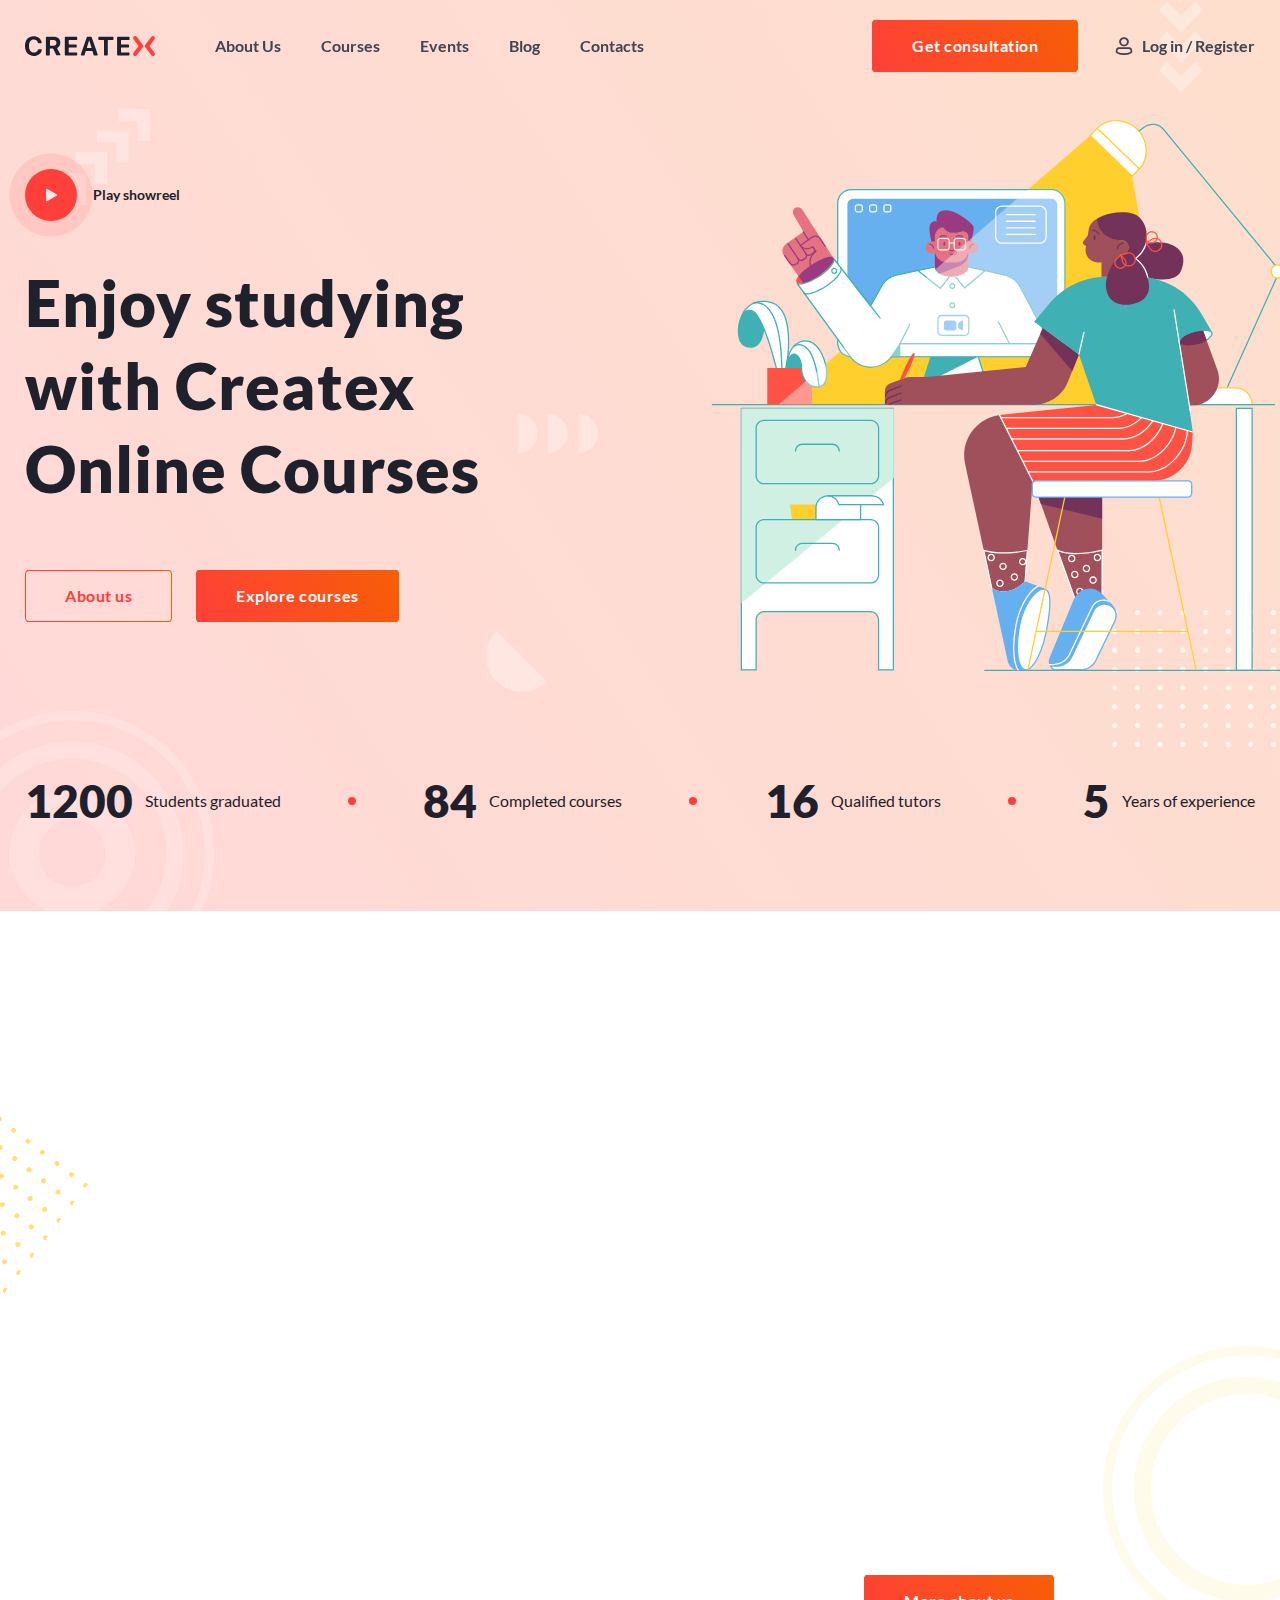
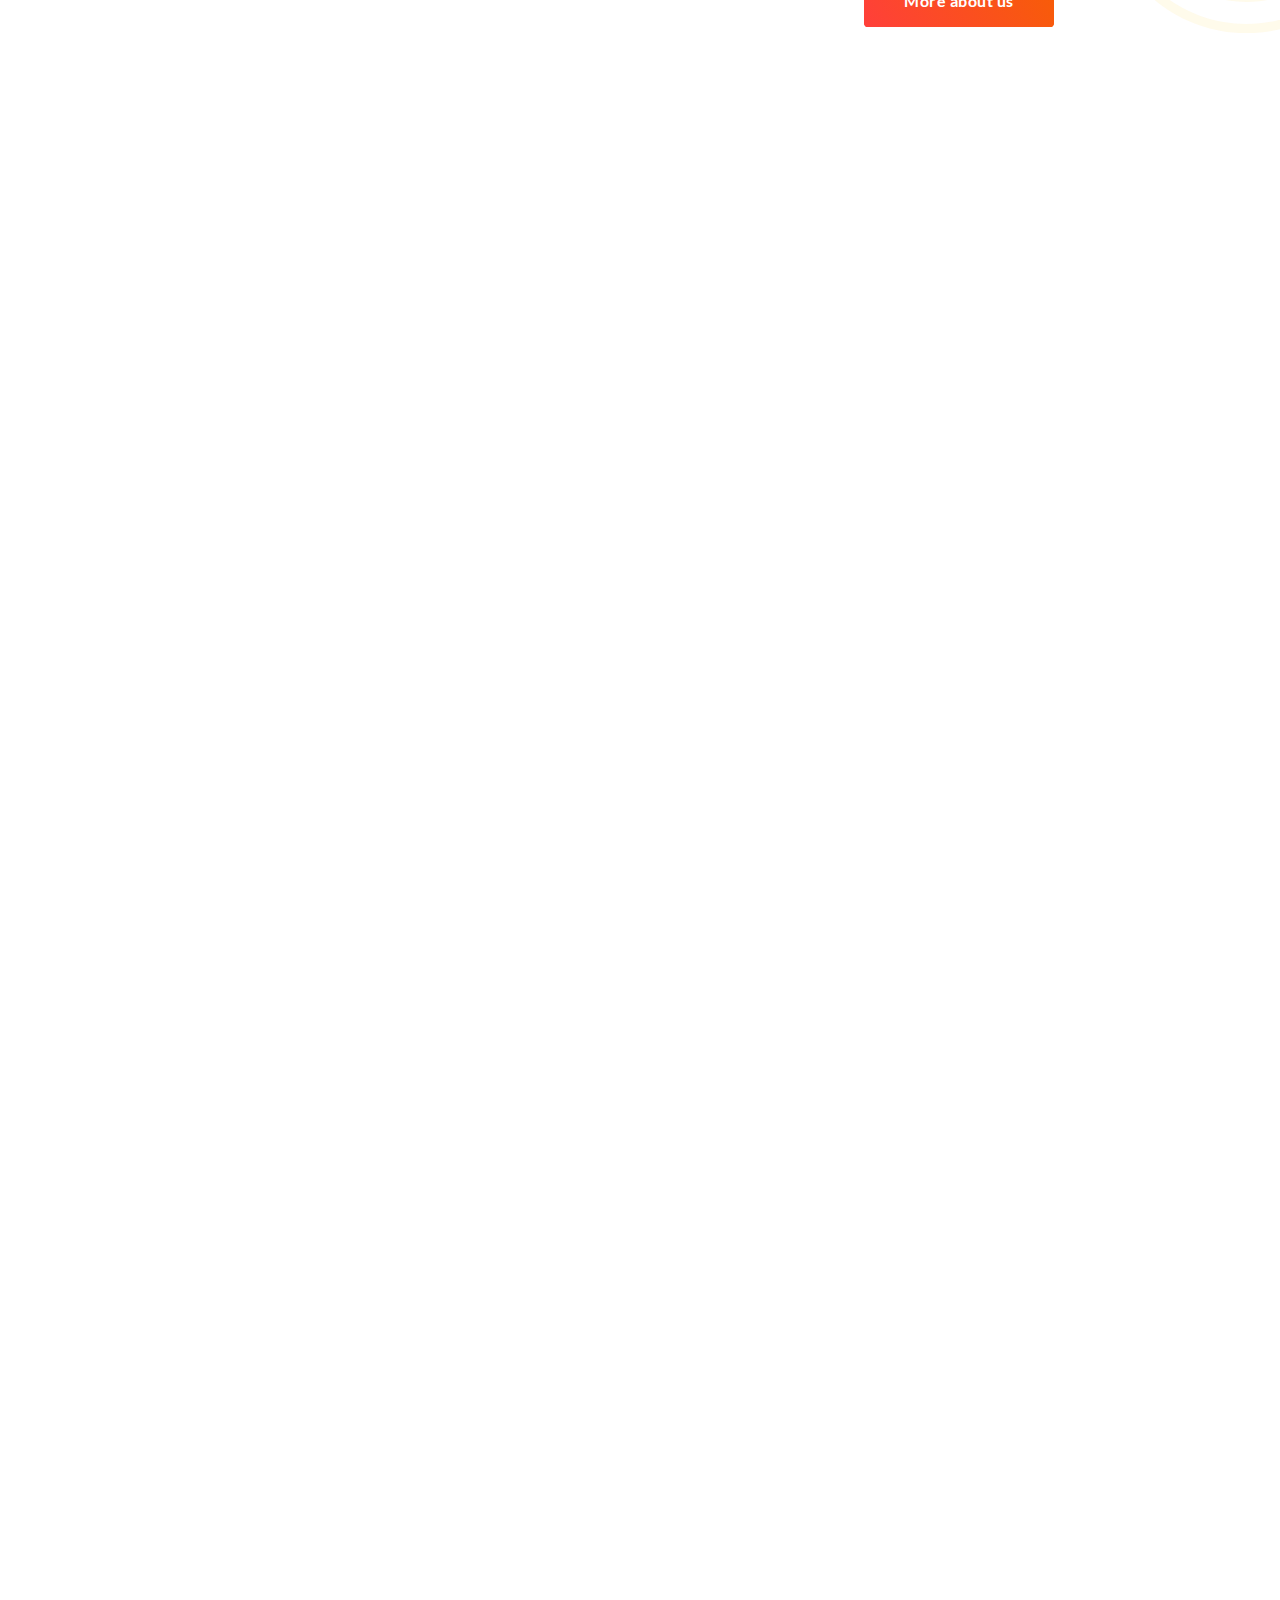
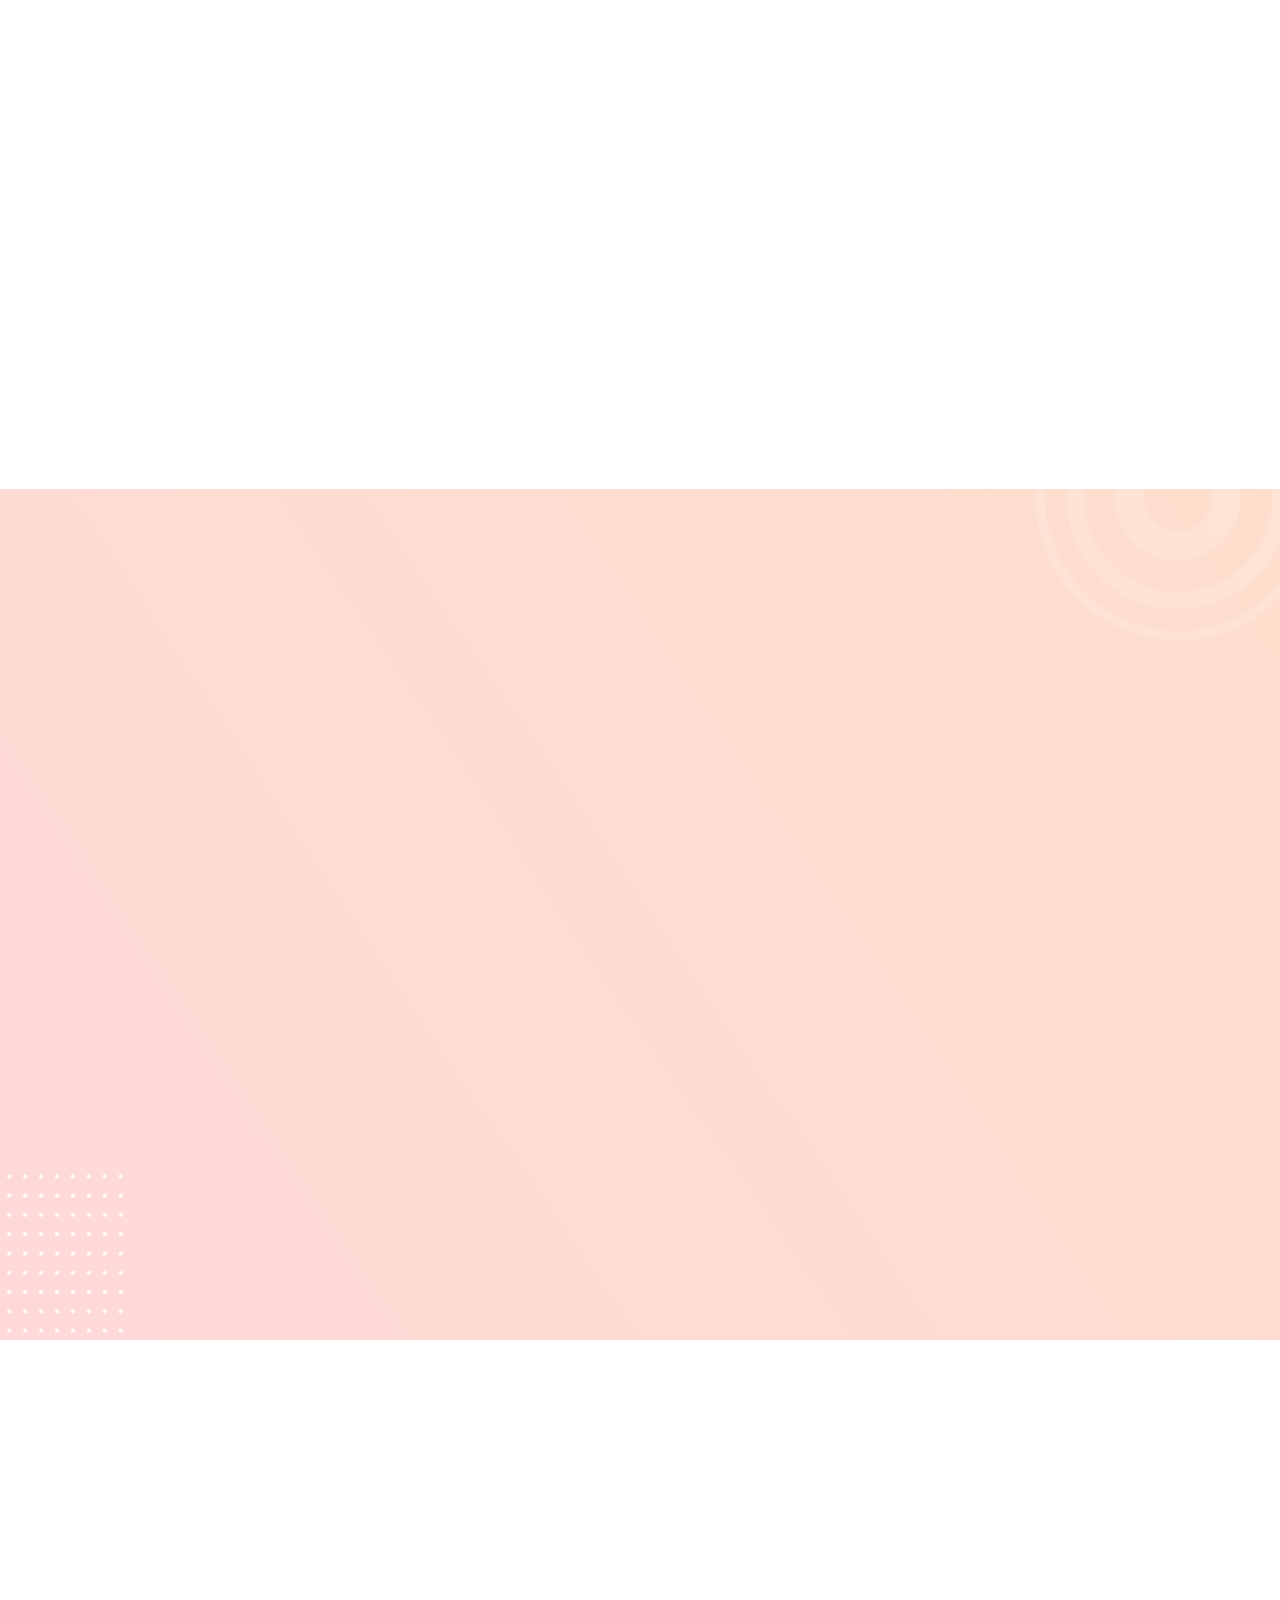
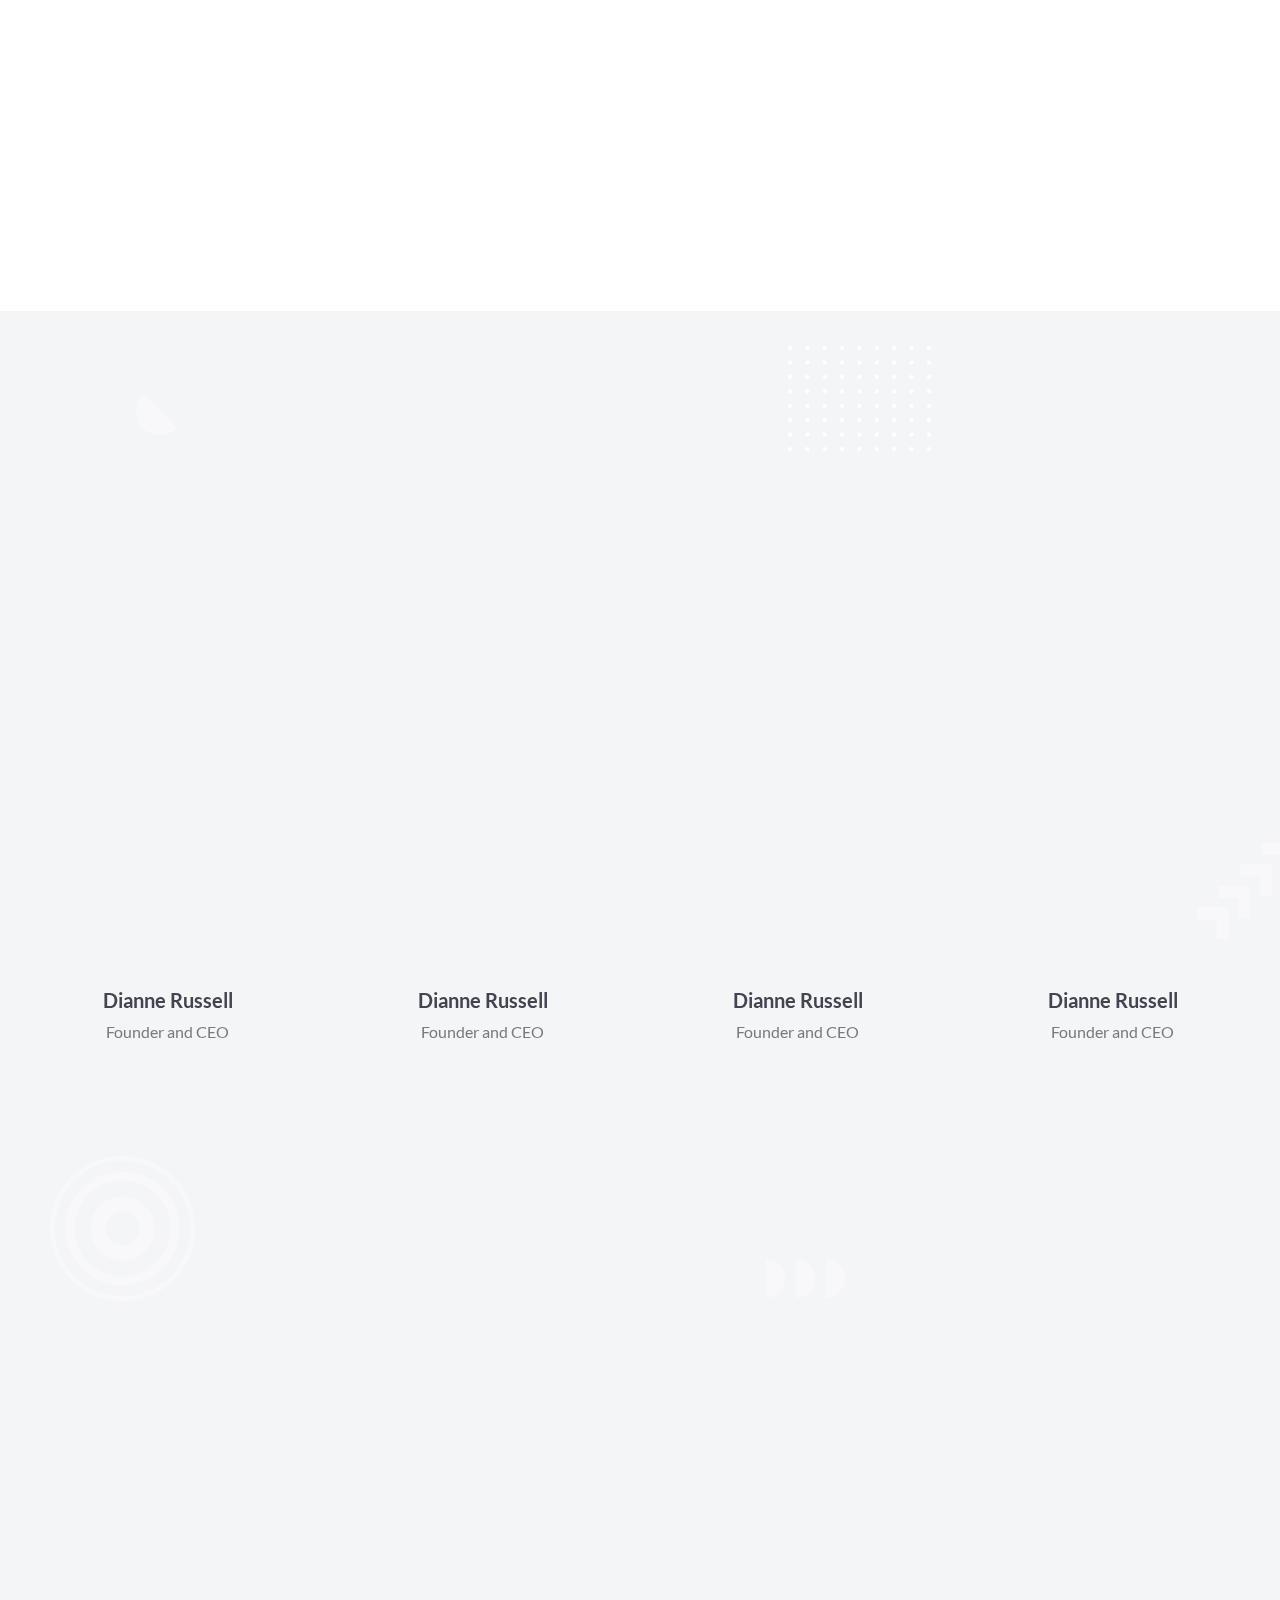
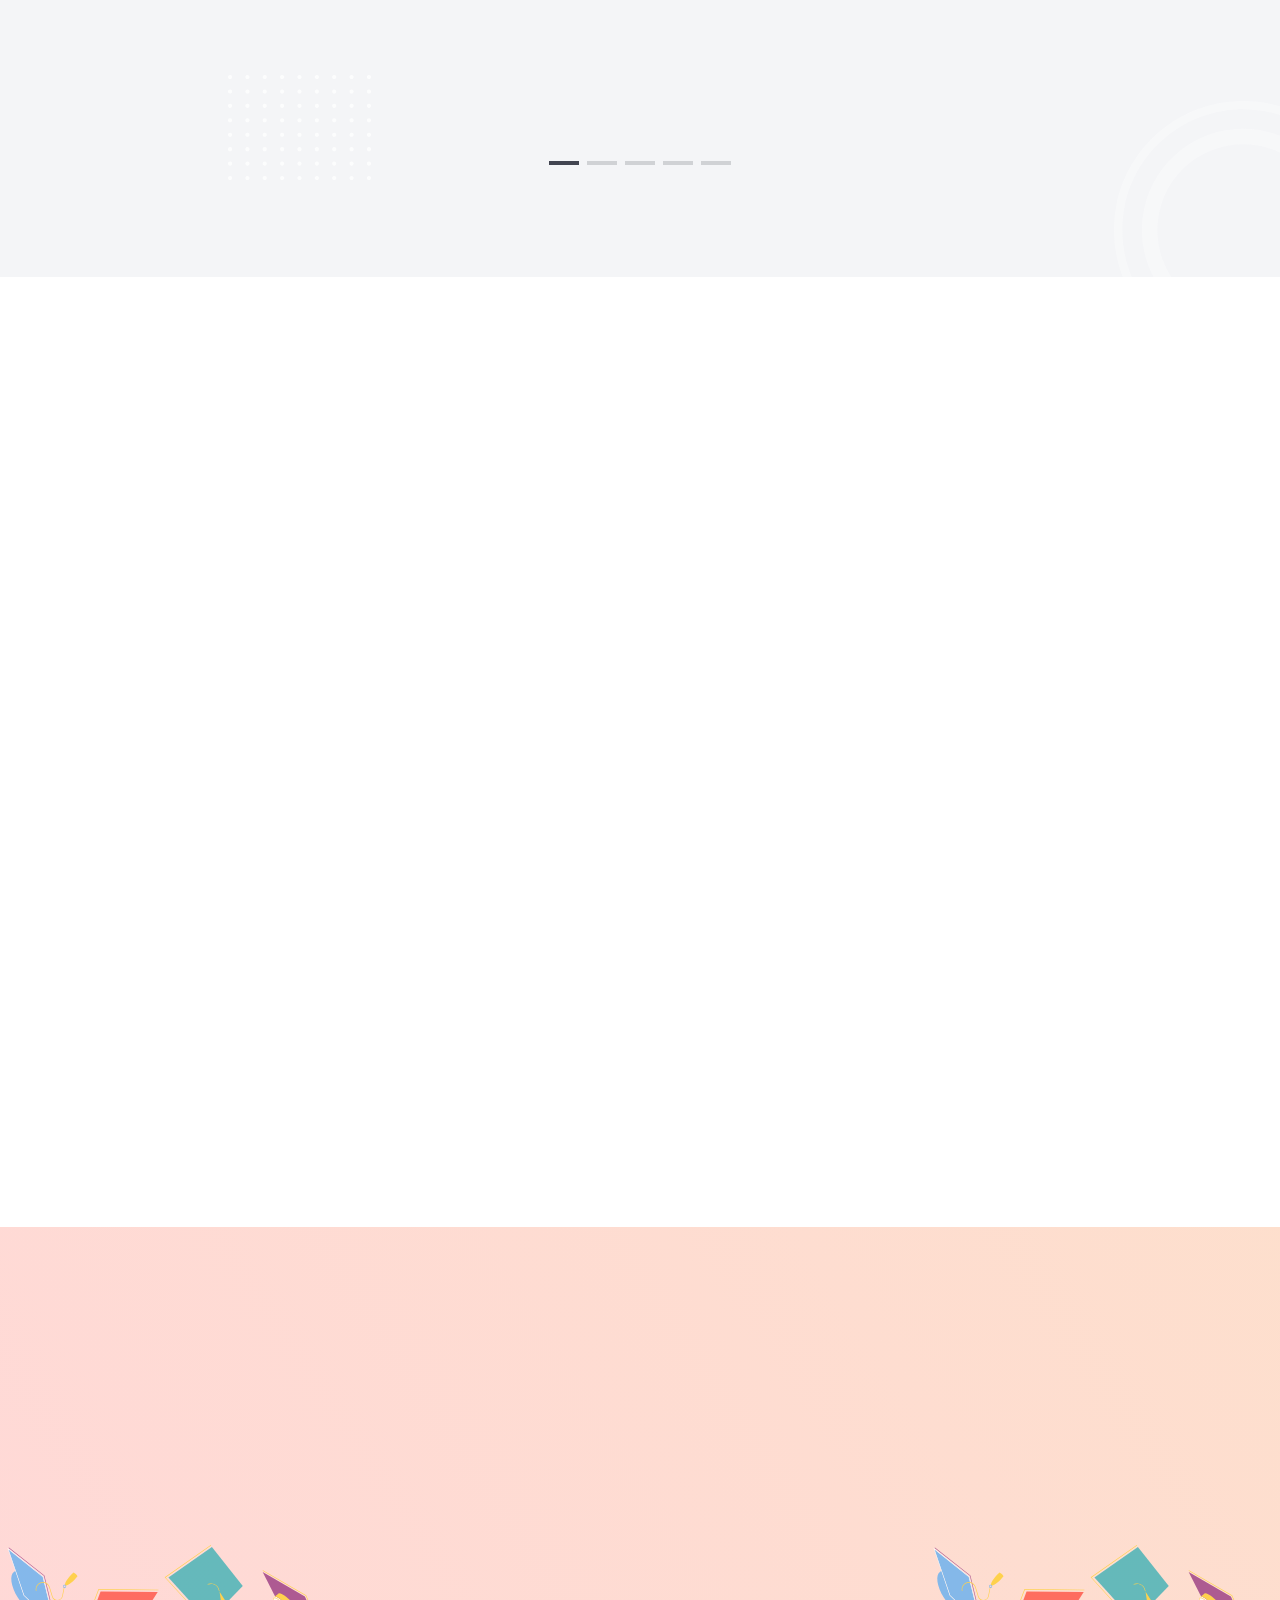
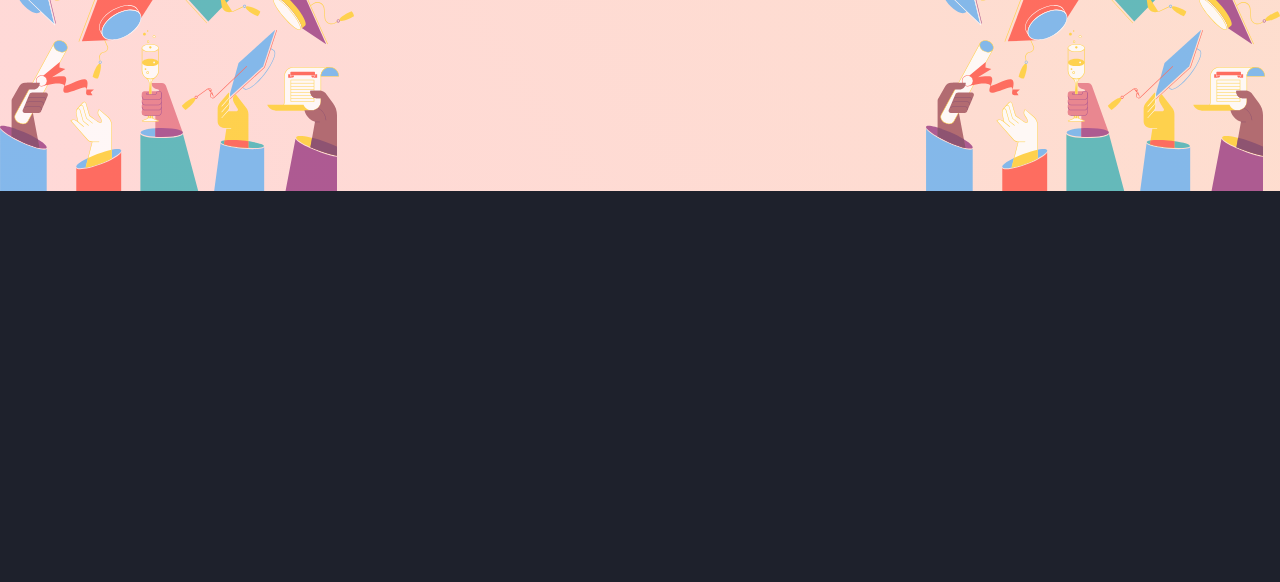
<file: index.html>
<!DOCTYPE html>
<html lang="en">

<head>
	<title>Createx</title>
	<meta charset="UTF-8" />
	<meta name="format-detection" content="telephone=no" />
	<style>
		body {
			opacity: 0;
		}
	</style>
	<link rel="stylesheet" href="css/style.min.css?_v=20240106144031" />
	<link rel="shortcut icon" href="img/icon__logo/logo.svg" />
	<!-- <meta name="robots" content="noindex, nofollow"> -->
	<meta name="viewport" content="width=device-width, initial-scale=1.0" />
</head>

<body>
	<div class="wrapper">
		<header class="header">
			<div class="header__container">
				<a href="index.html" class="header__logo">
					<img src="img/header/logo.svg" alt="logo" />
				</a>
				<div class="header__menu menu">
					<nav class="menu__body">
						<ul class="menu__list">
							<li class="menu__item">
								<a href="about-us.html" class="menu__link nav-header__link">About Us</a>
							</li>
							<li class="menu__item">
								<a href="courses.html" class="menu__link nav-header__link">Courses</a>
							</li>
							<li class="menu__item"><a href="events-column.html" class="menu__link">Events</a></li>
							<li class="menu__item"><a href="blog.html" class="menu__link">Blog</a></li>
							<li class="menu__item"><a href="contact.html" class="menu__link">Contacts</a></li>
						</ul>
					</nav>
				</div>
				<div class="header__actions actions-header">
					<a data-da=".menu__body, 550" href="#" class="actions-header__button button"><span>Get consultation</span></a>
					<a data-popup="#search" data-da=".menu__body, 390" href="#" class="actions-header__auth">
						<span class="_icon-profile">Log in / Register</span>
					</a>
				</div>
				<button type="button" class="menu__icon icon-menu"><span></span></button>
			</div>
		</header>

		<main class="page-home">
			<section data-watch class="page-home__main main-page-home">
				<div class="main-page-home__container">
					<div class="main-page-home__body body-main">
						<div class="body-main__content">
							<a href="#" class="body-main__play">Play showreel</a>
							<h1 class="body-main__title">Enjoy studying with Createx Online Courses</h1>
							<div class="body-main__actions">
								<a href="#" class="body-main__button border-button"><span>About us</span></a>
								<a href="#" class="body-main__button button"><span>Explore courses</span></a>
							</div>
						</div>
						<div class="body-main__media">
							<img class="body-main__image" src="img/page-home/main/illustration.svg" alt="illustration" />
						</div>
					</div>
					<div class="main-page-home__advantages advantages-main">
						<div class="advantages-main__item item-advantages">
							<div class="item-advantages__value">1200</div>
							<div class="item-advantages__text">Students graduated</div>
						</div>
						<div class="advantages-main__circle"></div>
						<div class="advantages-main__item item-advantages">
							<div class="item-advantages__value">84</div>
							<div class="item-advantages__text">Completed courses</div>
						</div>
						<div class="advantages-main__circle"></div>
						<div class="advantages-main__item item-advantages">
							<div class="item-advantages__value">16</div>
							<div class="item-advantages__text">Qualified tutors</div>
						</div>
						<div class="advantages-main__circle"></div>
						<div class="advantages-main__item item-advantages">
							<div class="item-advantages__value">5</div>
							<div class="item-advantages__text">Years of experience</div>
						</div>
					</div>
				</div>
				<div class="main-page-home__decor decor-main">
					<div class="decor-main__item decor-main__item--1"></div>
					<div class="decor-main__item decor-main__item--2"></div>
					<div class="decor-main__item decor-main__item--3"></div>
					<div class="decor-main__item decor-main__item--4"></div>
					<div class="decor-main__item decor-main__item--5"></div>
					<div class="decor-main__item decor-main__item--6"></div>
				</div>
			</section>
			<section data-watch class="page-home__why why-page">
				<div class="why-page__container">
					<div class="why-page__media">
						<picture><source srcset="img/page-home/why/01.webp" type="image/webp"><img src="img/page-home/why/01.jpg" alt="Image" /></picture>
					</div>
					<div class="why-page__content">
						<div class="why-page__title title-container">
							<div class="title-container__subtitle">Who we are</div>
							<h2 class="title-container__title">Why Createx?</h2>
						</div>
						<ul class="why-page__list">
							<li class="why-page__item">A fermentum in morbi pretium aliquam adipiscing donec tempus.</li>
							<li class="why-page__item">Vulputate placerat amet pulvinar lorem nisl.</li>
							<li class="why-page__item">Consequat feugiat habitant gravida quisque elit bibendum id adipiscing sed.</li>
							<li class="why-page__item">Etiam duis lobortis in fames ultrices commodo nibh.</li>
							<li class="why-page__item">Tincidunt sagittis neque sem ac eget.</li>
							<li class="why-page__item">Ultricies amet justo et eget quisque purus vulputate dapibus tortor.</li>
						</ul>
						<div class="why-page__actions">
							<a href="#" class="why-page__button button"><span>More about us</span></a>
						</div>
					</div>
				</div>
				<div class="why-page__decor decor-why">
					<div class="decor-why__item decor-why__item--1"></div>
					<div class="decor-why__item decor-why__item--2"></div>
				</div>
			</section>
			<section data-watch class="page-home__featured featured-page">
				<div class="featured-page__container">
					<div class="featured-page__header">
						<div class="featured-page__title title-container">
							<div class="title-container__subtitle">Ready to learn?</div>
							<h2 class="title-container__title">Featured Courses</h2>
						</div>
						<div class="featured-page__action">
							<a href="#" class="featured-page__button border-button border-button--medium"><span>View all courses</span></a>
						</div>
					</div>
					<div class="featured-page__cards cards">
						<article class="cards__item item-cards">
							<div class="item-cards__image">
								<picture><source srcset="img/page-home/featured/01.webp" type="image/webp"><img src="img/page-home/featured/01.jpg" alt="Image-01" /></picture>
							</div>
							<div class="item-cards__content">
								<span class="item-cards__subtitle item-cards__subtitle--1">Marketing</span>
								<h3 class="item-cards__title"><a href="#">The Ultimate Google Ads Training Course</a></h3>
								<div class="item-cards__price price-item">
									<div class="price-item__value">$100</div>
									<div class="price-item__name">| by Jerome Bell</div>
								</div>
							</div>
						</article>

						<article class="cards__item item-cards">
							<div class="item-cards__image">
								<picture><source srcset="img/page-home/featured/02.webp" type="image/webp"><img src="img/page-home/featured/02.jpg" alt="Image-02" /></picture>
							</div>
							<div class="item-cards__content">
								<span class="item-cards__subtitle item-cards__subtitle--2">Management</span>
								<h3 class="item-cards__title"><a href="#">Prduct Management Fundamentals</a></h3>
								<div class="item-cards__price price-item">
									<div class="price-item__value">$480</div>
									<div class="price-item__name">| by Marvin McKinney</div>
								</div>
							</div>
						</article>

						<article class="cards__item item-cards">
							<div class="item-cards__image">
								<picture><source srcset="img/page-home/featured/03.webp" type="image/webp"><img src="img/page-home/featured/03.jpg" alt="Image-03" /></picture>
							</div>
							<div class="item-cards__content">
								<span class="item-cards__subtitle item-cards__subtitle--3">HR & Recruting</span>
								<h3 class="item-cards__title"><a href="#">HR Management and Analytics</a></h3>
								<div class="item-cards__price price-item">
									<div class="price-item__value">$200</div>
									<div class="price-item__name">| by Leslie Alexander Li</div>
								</div>
							</div>
						</article>

						<article class="cards__item item-cards">
							<div class="item-cards__image">
								<picture><source srcset="img/page-home/featured/04.webp" type="image/webp"><img src="img/page-home/featured/04.jpg" alt="Image-04" /></picture>
							</div>
							<div class="item-cards__content">
								<span class="item-cards__subtitle item-cards__subtitle--1">Marketing</span>
								<h3 class="item-cards__title"><a href="#">Brand Management & PR Communications</a></h3>
								<div class="item-cards__price price-item">
									<div class="price-item__value">$530</div>
									<div class="price-item__name">| by Kristin Watson</div>
								</div>
							</div>
						</article>

						<article class="cards__item item-cards">
							<div class="item-cards__image">
								<picture><source srcset="img/page-home/featured/05.webp" type="image/webp"><img src="img/page-home/featured/05.jpg" alt="Image-05" /></picture>
							</div>
							<div class="item-cards__content">
								<span class="item-cards__subtitle item-cards__subtitle--2">Management</span>
								<h3 class="item-cards__title"><a href="#">Business Development Management</a></h3>
								<div class="item-cards__price price-item">
									<div class="price-item__value">$400</div>
									<div class="price-item__name">| by Dianne Russell</div>
								</div>
							</div>
						</article>

						<article class="cards__item item-cards">
							<div class="item-cards__image">
								<picture><source srcset="img/page-home/featured/06.webp" type="image/webp"><img src="img/page-home/featured/06.jpg" alt="Image-06" /></picture>
							</div>
							<div class="item-cards__content">
								<span class="item-cards__subtitle item-cards__subtitle--4">Design</span>
								<h3 class="item-cards__title"><a href="#">Graphic Design Basic</a></h3>
								<div class="item-cards__price price-item">
									<div class="price-item__value">$500</div>
									<div class="price-item__name">| by Guy Hawkins</div>
								</div>
							</div>
						</article>
					</div>
				</div>
			</section>
			<section data-watch class="page-home__benefits benefits-page">
				<div class="benefits-page__container">
					<div class="benefits-page__title title-container">
						<div class="title-container__subtitle">Our benefits</div>
						<h2 class="title-container__title">That’s how we do it</h2>
					</div>
					<div data-tabs class="benefits-page__tabs tabs-benefits">
						<nav data-tabs-titles class="tabs-benefits__navigation">
							<button type="button" class="tabs-benefits__title _tab-active _icon-star">Experienced Tutors</button>
							<button type="button" class="tabs-benefits__title _icon-like">Feedback & Support</button>
							<button type="button" class="tabs-benefits__title _icon-layouts">24/7 Online Library</button>
							<button type="button" class="tabs-benefits__title _icon-chat">Community</button>
						</nav>
						<div data-tabs-body class="tabs-benefits__content">
							<div class="tabs__body">
								<div class="tabs-benefits__body">
									<div class="tabs-benefits__info info-benefits">
										<h3 class="info-benefits__title">Only practicing tutors</h3>
										<div class="info-benefits__text">
											<p>
												Urna nisi, arcu cras nunc. Aenean quam est lobortis mi non fames dictum suspendisse. Morbi mauris cras massa ut
												dolor quis sociis mollis augue. Nunc, sodales tortor sit diam mi amet massa. Fermentum diam diam sociis
												vestibulum. Nulla nisl accumsan, id dignissim massa ut amet. Amet enim, nisi tempus vehicula.
											</p>
										</div>
									</div>
									<div class="info-benefits__image">
										<img src="img/page-home/benefits/illustration.svg" alt="illustration" />
									</div>
								</div>
							</div>
							<div class="tabs__body">Вміст 2 таба</div>
							<div class="tabs__body">Вміст 3 таба</div>
							<div class="tabs__body">Вміст 4 таба</div>
						</div>
					</div>
				</div>
			</section>
			<section data-watch class="page-home__lectures lectures-page">
				<div class="lectures-page__container">
					<div class="lectures-page__title title-container">
						<div class="title-container__subtitle">Our Events</div>
						<h2 class="title-container__title">Lectures & workshops</h2>
					</div>

					<div class="lectures-page__cards cards-lectures">
						<article class="cards-lectures__card card-lectures">
							<div class="card-lectures__date date-card">
								<div class="date-card__day">05</div>
								<div class="date-card__time">
									<div class="date-card__month">August</div>
									<div class="date-card__clock">11:00 – 14:00</div>
								</div>
							</div>
							<div class="card-lectures__info">
								<h3 class="card-lectures__title">Formation of the organizational structure of the company in the face of uncertainty.</h3>
								<div class="card-lectures__subtitle">Onine master-class</div>
							</div>
							<div class="card-lectures__button">
								<a href="#" class="border-button border-button--medium"><span>View more</span></a>
							</div>
						</article>

						<article class="cards-lectures__card card-lectures">
							<div class="card-lectures__date date-card">
								<div class="date-card__day">24</div>
								<div class="date-card__time">
									<div class="date-card__month">July</div>
									<div class="date-card__clock">11:00 – 12:30</div>
								</div>
							</div>
							<div class="card-lectures__info">
								<h3 class="card-lectures__title">Building a customer service department. Best Practices.</h3>
								<div class="card-lectures__subtitle">Onine lecture</div>
							</div>
							<div class="card-lectures__button">
								<a href="#" class="border-button border-button--medium"><span>View more</span></a>
							</div>
						</article>

						<article class="cards-lectures__card card-lectures">
							<div class="card-lectures__date date-card">
								<div class="date-card__day">16</div>
								<div class="date-card__time">
									<div class="date-card__month">July</div>
									<div class="date-card__clock">10:00 – 13:00</div>
								</div>
							</div>
							<div class="card-lectures__info">
								<h3 class="card-lectures__title">How to apply methods of speculative design in practice. Worldbuilding prototyping.</h3>
								<div class="card-lectures__subtitle">Onine workshop</div>
							</div>
							<div class="card-lectures__button">
								<a href="#" class="border-button border-button--medium"><span>View more</span></a>
							</div>
						</article>
					</div>
					<div class="lectures-page__actions actions-lectures">
						<span class="actions-lectures__question">Do you want more?</span>
						<a href="#" class="actions-lectures__button button"><span>Explore all events</span></a>
					</div>
				</div>
				<div class="lectures-page__decor decor-lectures">
					<div class="decor-lectures__item decor-lectures__item--1"></div>
					<div class="decor-lectures__item decor-lectures__item--2"></div>
				</div>
			</section>
			<section data-watch class="page-home__certificate certificate-page">
				<div class="certificate-page__container">
					<div class="certificate-page__body">
						<div class="certificate-page__title title-container">
							<div class="title-container__subtitle">Createx Certificate</div>
							<h2 class="title-container__title">Your expertise will be confirmed</h2>
						</div>
						<div class="certificate-page__text">
							<p>We are accredited by international professional organizations and institutes:</p>
						</div>
						<div class="certificate-page__mark mark-certificate">
							<div class="mark-certificate__image">
								<picture><source srcset="img/common/certificate/logo-01.webp" type="image/webp"><img src="img/common/certificate/logo-01.png" alt="logo-01" /></picture>
							</div>
							<div class="mark-certificate__image">
								<picture><source srcset="img/common/certificate/logo-02.webp" type="image/webp"><img src="img/common/certificate/logo-02.png" alt="logo-02" /></picture>
							</div>
							<div class="mark-certificate__image">
								<picture><source srcset="img/common/certificate/logo-03.webp" type="image/webp"><img src="img/common/certificate/logo-03.png" alt="logo-03" /></picture>
							</div>
						</div>
					</div>
					<div class="certificate-page__image">
						<picture><source srcset="img/common/certificate/01.webp" type="image/webp"><img src="img/common/certificate/01.png" alt="certificate" /></picture>
					</div>
				</div>
			</section>
			<section data-watch="" class="page-home__meet meet-page">
				<div class="meet-page__container">
					<div class="meet-page__header header-meet">
						<div class="header-meet__title title-container">
							<div class="title-container__subtitle">Best tutors are all here</div>
							<h2 class="title-container__title">Meet our team</h2>
						</div>
						<div class="header-meet__actions actions">
							<button class="actions__button actions__button--left"><span class="_icon-right"></span></button>
							<button class="actions__button actions__button--right"><span class="_icon-right"></span></button>
						</div>
					</div>
					<!-- Swiper -->
					<div class="meet-page__swiper swiper">
						<div class="meet-page__wrapper swiper-wrapper">
							<div class="meet-page__slide swiper-slide">
								<div class="swiper-slide__image">
									<picture><source srcset="img/page-home/meet/01.webp" type="image/webp"><img src="img/page-home/meet/01.png" alt="image" /></picture>
								</div>
								<div class="swiper-slide__info">
									<h3 class="swiper-slide__title">Dianne Russell</h3>
									<span class="swiper-slide__prof">Founder and CEO</span>
								</div>
							</div>

							<div class="meet-page__slide swiper-slide">
								<div class="swiper-slide__image">
									<picture><source srcset="img/page-home/meet/02.webp" type="image/webp"><img src="img/page-home/meet/02.png" alt="image" /></picture>
								</div>
								<div class="swiper-slide__info">
									<h3 class="swiper-slide__title">Dianne Russell</h3>
									<span class="swiper-slide__prof">Founder and CEO</span>
								</div>
							</div>

							<div class="meet-page__slide swiper-slide">
								<div class="swiper-slide__image">
									<picture><source srcset="img/page-home/meet/03.webp" type="image/webp"><img src="img/page-home/meet/03.png" alt="image" /></picture>
								</div>
								<div class="swiper-slide__info">
									<h3 class="swiper-slide__title">Dianne Russell</h3>
									<span class="swiper-slide__prof">Founder and CEO</span>
								</div>
							</div>

							<div class="meet-page__slide swiper-slide">
								<div class="swiper-slide__image">
									<picture><source srcset="img/page-home/meet/04.webp" type="image/webp"><img src="img/page-home/meet/04.png" alt="image" /></picture>
								</div>
								<div class="swiper-slide__info">
									<h3 class="swiper-slide__title">Dianne Russell</h3>
									<span class="swiper-slide__prof">Founder and CEO</span>
								</div>
							</div>

							<div class="meet-page__slide swiper-slide">
								<div class="swiper-slide__image">
									<picture><source srcset="img/page-home/meet/03.webp" type="image/webp"><img src="img/page-home/meet/03.png" alt="image" /></picture>
								</div>
								<div class="swiper-slide__info">
									<h3 class="swiper-slide__title">Dianne Russell</h3>
									<span class="swiper-slide__prof">Founder and CEO</span>
								</div>
							</div>
						</div>
					</div>

					<!--  -->
				</div>
				<div class="meet-page__decor decor-meet">
					<div class="decor-meet__item decor-meet__item--1"></div>
					<div class="decor-meet__item decor-meet__item--2"></div>
					<div class="decor-meet__item decor-meet__item--3"></div>
				</div>
			</section>
			<section data-watch class="page-home__testimonials testimonials">
				<div class="testimonials__container">
					<div class="testimonials__header title-container">
						<div class="title-container__subtitle">TESTIMONIALS</div>
						<h2 class="title-container__title">What our students say</h2>
					</div>

					<div class="testimonials__swiper swiper">
						<div class="testimonials__wrapper swiper-wrapper">
							<div class="testimonials__slide swiper-slide">
								<div class="swiper-slide__content">
									<div class="swiper-slide__bloquote">
										Lorem ipsum dolor sit amet, consectetur adipiscing elit. Justo, amet lectus quam viverra mus lobortis fermentum amet,
										eu. Pulvinar eu sed purus facilisi. Vitae id turpis tempus ornare turpis quis non. Congue tortor in euismod vulputate
										etiam eros. Pulvinar neque pharetra arcu diam maecenas diam integer in.
									</div>
									<div class="swiper-slide__auth auth-swiper">
										<div class="auth-swiper__photo">
											<picture><source srcset="img/common/testimonials/01.webp" type="image/webp"><img src="img/common/testimonials/01.png" alt="image" /></picture>
										</div>
										<div class="auth-swiper__info">
											<div class="auth-swiper__name">Eleanor Pena</div>
											<div class="auth-swiper__position">Position, Course</div>
										</div>
									</div>
								</div>
							</div>
							<div class="testimonials__slide swiper-slide">
								<div class="swiper-slide__content">
									<div class="swiper-slide__bloquote">
										Lorem ipsum dolor sit amet, consectetur adipiscing elit. Justo, amet lectus quam viverra mus lobortis fermentum amet,
										eu. Pulvinar eu sed purus facilisi. Vitae id turpis tempus ornare turpis quis non. Congue tortor in euismod vulputate
										etiam eros. Pulvinar neque pharetra arcu diam maecenas diam integer in.
									</div>
									<div class="swiper-slide__auth auth-swiper">
										<div class="auth-swiper__photo">
											<picture><source srcset="img/common/testimonials/01.webp" type="image/webp"><img src="img/common/testimonials/01.png" alt="image" /></picture>
										</div>
										<div class="auth-swiper__info">
											<div class="auth-swiper__name">Eleanor Pena</div>
											<div class="auth-swiper__position">Position, Course</div>
										</div>
									</div>
								</div>
							</div>
							<div class="testimonials__slide swiper-slide">
								<div class="swiper-slide__content">
									<div class="swiper-slide__bloquote">
										Lorem ipsum dolor sit amet, consectetur adipiscing elit. Justo, amet lectus quam viverra mus lobortis fermentum amet,
										eu. Pulvinar eu sed purus facilisi. Vitae id turpis tempus ornare turpis quis non. Congue tortor in euismod vulputate
										etiam eros. Pulvinar neque pharetra arcu diam maecenas diam integer in.
									</div>
									<div class="swiper-slide__auth auth-swiper">
										<div class="auth-swiper__photo">
											<picture><source srcset="img/common/testimonials/01.webp" type="image/webp"><img src="img/common/testimonials/01.png" alt="image" /></picture>
										</div>
										<div class="auth-swiper__info">
											<div class="auth-swiper__name">Eleanor Pena</div>
											<div class="auth-swiper__position">Position, Course</div>
										</div>
									</div>
								</div>
							</div>
							<div class="testimonials__slide swiper-slide">
								<div class="swiper-slide__content">
									<div class="swiper-slide__bloquote">
										Lorem ipsum dolor sit amet, consectetur adipiscing elit. Justo, amet lectus quam viverra mus lobortis fermentum amet,
										eu. Pulvinar eu sed purus facilisi. Vitae id turpis tempus ornare turpis quis non. Congue tortor in euismod vulputate
										etiam eros. Pulvinar neque pharetra arcu diam maecenas diam integer in.
									</div>
									<div class="swiper-slide__auth auth-swiper">
										<div class="auth-swiper__photo">
											<picture><source srcset="img/common/testimonials/01.webp" type="image/webp"><img src="img/common/testimonials/01.png" alt="image" /></picture>
										</div>
										<div class="auth-swiper__info">
											<div class="auth-swiper__name">Eleanor Pena</div>
											<div class="auth-swiper__position">Position, Course</div>
										</div>
									</div>
								</div>
							</div>
							<div class="testimonials__slide swiper-slide">
								<div class="swiper-slide__content">
									<div class="swiper-slide__bloquote">
										Lorem ipsum dolor sit amet, consectetur adipiscing elit. Justo, amet lectus quam viverra mus lobortis fermentum amet,
										eu. Pulvinar eu sed purus facilisi. Vitae id turpis tempus ornare turpis quis non. Congue tortor in euismod vulputate
										etiam eros. Pulvinar neque pharetra arcu diam maecenas diam integer in.
									</div>
									<div class="swiper-slide__auth auth-swiper">
										<div class="auth-swiper__photo">
											<picture><source srcset="img/common/testimonials/01.webp" type="image/webp"><img src="img/common/testimonials/01.png" alt="image" /></picture>
										</div>
										<div class="auth-swiper__info">
											<div class="auth-swiper__name">Eleanor Pena</div>
											<div class="auth-swiper__position">Position, Course</div>
										</div>
									</div>
								</div>
							</div>
						</div>
						<!-- <div class="testimonials__swiper-pagination swiper-pagination"></div> -->
					</div>
					<div class="testimonials__swiper-pagination swiper-pagination"></div>
					<div class="testimonials__buttons buttons-testimonial">
						<button type="button" class="buttons-testimonial__button buttons-testimonial__button--left">
							<span class="_icon-right"></span>
						</button>
						<button type="button" class="buttons-testimonial__button buttons-testimonial__button--right">
							<span class="_icon-right"></span>
						</button>
					</div>
				</div>
				<div class="testimonials__decor decor-testimonials">
					<div class="decor-testimonials__item decor-testimonials__item--1"></div>
					<div class="decor-testimonials__item decor-testimonials__item--2"></div>
					<div class="decor-testimonials__item decor-testimonials__item--3"></div>
					<div class="decor-testimonials__item decor-testimonials__item--4"></div>
				</div>
			</section>
			<section data-watch class="page-home__latest latest-block">
				<div class="latest-block__container">
					<div class="latest-block__header">
						<div class="latest-block__title title-container">
							<div class="title-container__subtitle">Our blog</div>
							<h2 class="title-container__title">Latest posts</h2>
						</div>
						<a href="#" class="latest-block__button button"><span>Go to blog</span></a>
					</div>
					<div class="latest-block__cards">
						<article class="latest-block__card card-latest">
							<div class="card-latest__image">
								<picture><source srcset="img/common/latest/01.webp" type="image/webp"><img src="img/common/latest/01.jpg" alt="Image" /></picture>
								<span class="_icon-mic">Podcast</span>
							</div>
							<div class="card-latest__body">
								<div class="card-latest__subtitle subtitle-latest-card">
									<span class="subtitle-latest-card__prof">Marketing</span>
									<span class="subtitle-latest-card__line"></span>
									<span class="subtitle-latest-card__date _icon-calendar">September 4, 2020</span>
									<span class="subtitle-latest-card__line"></span>
									<span class="subtitle-latest-card__time _icon-clock">36 min</span>
								</div>
								<h3 class="card-latest__title">What is traffic arbitrage and does it really make money?</h3>
								<div class="card-latest__text">
									Pharetra, ullamcorper iaculis viverra parturient sed id sed. Convallis proin dignissim lacus, purus gravida...
								</div>
								<a href="#" class="card-latest__link">Listen <span class="_icon-right"></span></a>
							</div>
						</article>

						<article class="latest-block__card card-latest">
							<div class="card-latest__image">
								<picture><source srcset="img/common/latest/02.webp" type="image/webp"><img src="img/common/latest/02.jpg" alt="Image" /></picture>
								<span class="_icon-play">Video</span>
							</div>
							<div class="card-latest__body">
								<div class="card-latest__subtitle subtitle-latest-card">
									<span class="subtitle-latest-card__prof">Marketing</span>
									<span class="subtitle-latest-card__line"></span>
									<span class="subtitle-latest-card__date _icon-calendar">September 4, 2020</span>
									<span class="subtitle-latest-card__line"></span>
									<span class="subtitle-latest-card__time _icon-clock">36 min</span>
								</div>
								<h3 class="card-latest__title">What is traffic arbitrage and does it really make money?</h3>
								<div class="card-latest__text">
									Pharetra, ullamcorper iaculis viverra parturient sed id sed. Convallis proin dignissim lacus, purus gravida...
								</div>
								<a href="#" class="card-latest__link">Listen <span class="_icon-right"></span></a>
							</div>
						</article>

						<article class="latest-block__card card-latest">
							<div class="card-latest__image">
								<picture><source srcset="img/common/latest/03.webp" type="image/webp"><img src="img/common/latest/03.jpg" alt="Image" /></picture>
							</div>
							<div class="card-latest__body">
								<div class="card-latest__subtitle subtitle-latest-card">
									<span class="subtitle-latest-card__prof">Marketing</span>
									<span class="subtitle-latest-card__line"></span>
									<span class="subtitle-latest-card__date _icon-calendar">September 4, 2020</span>
									<span class="subtitle-latest-card__line"></span>
									<span class="subtitle-latest-card__time _icon-clock">36 min</span>
								</div>
								<h3 class="card-latest__title">What is traffic arbitrage and does it really make money?</h3>
								<div class="card-latest__text">
									Pharetra, ullamcorper iaculis viverra parturient sed id sed. Convallis proin dignissim lacus, purus gravida...
								</div>
								<a href="#" class="card-latest__link">Listen <span class="_icon-right"></span></a>
							</div>
						</article>
					</div>
				</div>
			</section>
			<section data-watch class="page-home__subscribe subscribe-block">
				<div class="subscribe-block__container">
					<div class="subscribe-block__title title-container">
						<div class="title-container__subtitle">Don’t miss anything</div>
						<h2 class="title-container__title">Subscribe to the Createx School announcements</h2>
					</div>
					<form action="#" class="subscribe-block__form form-subscribe">
						<div class="form-subscribe__line">
							<input required autocomplete="off" type="email" name="email" placeholder="Your working email" class="form-subscribe__email" />
						</div>
						<div class="form-subscribe__button">
							<button type="submit" class="button"><span>Subscribe</span></button>
						</div>
					</form>
				</div>
				<div class="subscribe-block__decor decor-subscribe">
					<div class="decor-subscribe__item decor-subscribe__item--1"></div>
					<div class="decor-subscribe__item decor-subscribe__item--2"></div>
				</div>
			</section>
		</main>
		<footer data-watch data-spollers="768,max" class="footer">
			<div class="footer__container">
				<div class="footer__createx createx-footer">
					<div class="createx-footer__logo">
						<picture><source srcset="img/footer/logo.webp" type="image/webp"><img src="img/footer/logo.png" alt="logo-2" /></picture>
					</div>
					<div class="createx-footer__text">
						Createx Online School is a leader in online studying. We have lots of courses and programs from the main market experts. We provide
						relevant approaches to online learning, internships and employment in the largest companies in the country.
					</div>
					<div class="createx-footer__soc">
						<a href="#" class="_icon-facebook"></a>
						<a href="#" class="_icon-twitter"></a>
						<a href="#" class="_icon-youTube"></a>
						<a href="#" class="_icon-telegram"></a>
						<a href="#" class="_icon-instagram"></a>
						<a href="#" class="_icon-linked-In"></a>
					</div>
				</div>

				<div class="footer__navigation navigation-footer">
					<div class="navigation-footer__body">
						<button type="button" data-spoller class="navigation-footer__title">SITE MAP</button>
						<div class="navigation-footer__menu menu-footer">
							<div class="menu-footer__body">
								<ul class="navigation-footer__list">
									<li class="navigation-footer__item"><a href="#" class="navigation-footer__link">About Us</a></li>
									<li class="navigation-footer__item"><a href="#" class="navigation-footer__link">Courses</a></li>
									<li class="navigation-footer__item"><a href="#" class="navigation-footer__link">Events</a></li>
									<li class="navigation-footer__item"><a href="#" class="navigation-footer__link">Blog</a></li>
									<li class="navigation-footer__item"><a href="#" class="navigation-footer__link">Contacts</a></li>
								</ul>
							</div>
						</div>
					</div>
					<div class="navigation-footer__body">
						<button type="button" data-spoller class="navigation-footer__title">COURSES</button>
						<div class="navigation-footer__menu menu-footer">
							<div class="menu-footer__body">
								<ul class="navigation-footer__list">
									<li class="navigation-footer__item"><a href="#" class="navigation-footer__link">Marketing</a></li>
									<li class="navigation-footer__item"><a href="#" class="navigation-footer__link">Management</a></li>
									<li class="navigation-footer__item"><a href="#" class="navigation-footer__link">HR & Recruting</a></li>
									<li class="navigation-footer__item"><a href="#" class="navigation-footer__link">Design</a></li>
									<li class="navigation-footer__item"><a href="#" class="navigation-footer__link">Development</a></li>
								</ul>
							</div>
						</div>
					</div>
					<div class="navigation-footer__body">
						<button type="button" data-spoller class="navigation-footer__title">CONTACT US</button>
						<div class="navigation-footer__menu menu-footer">
							<div class="menu-footer__body">
								<ul class="navigation-footer__list">
									<li class="navigation-footer__item">
										<a href="tel:(405) 555-0128"><span class="_icon-phone">(405) 555-0128</span></a>
									</li>
									<li class="navigation-footer__item">
										<a href="mailto: hello@createx.com"><span class="_icon-mail">hello@createx.com</span></a>
									</li>
								</ul>
							</div>
						</div>
					</div>
				</div>

				<form class="footer__form form-footer">
					<h4 class="form-footer__title">SIGN UP TO OUR NEWSLETTER</h4>
					<div class="form-footer__line">
						<input autocomplete="off" type="email" name="form-footer__input" placeholder="Email address" class="form-footer__input" />
						<button type="submit" class="form-footer__button _icon-right"></button>
					</div>

					<div class="form-footer__text">*Subscribe to our newsletter to receive communications and early updates from Createx SEO Agency.</div>
				</form>
			</div>

			<div class="footer__made made-footer">
				<div class="made-footer__container">
					<div class="made-footer__text">
						<span>© All rights reserved.Made with</span>
						<span class="made-footer__span _icon-heart">by Createx Studio </span>
					</div>
					<div class="made-footer__link">
						<a href="#">GO TO TOP</a>
					</div>
				</div>
			</div>
		</footer>

	</div>

	<div id="search" aria-hidden="true" class="popup">
		<div class="popup__wrapper">
			<div class="popup__content">
				<button data-close type="button" class="popup__close">Close</button>
				<div class="popup__header">
					<h1 class="popup__title">Sign in</h1>
					<div class="popup__popup-text">Sign in to your account using email and password provided during registration.</div>
				</div>
				<form action="#" method="" class="popup__form form-popup">
					<div class="form-popup__line">
						<label for="email" class="popup__label">Email</label>
						<input required autocomplete="off" id="email" type="email" class="popup__input" placeholder="Your working email" />
					</div>
					<div class="form-popup__line">
						<label for="password" class="popup__label">Password</label>
						<input required autocomplete="off" id="password" type="password" class="popup__input" placeholder="Password" />
					</div>
					<div class="form-popup__check check-popup">
						<div class="check-popup__checkbox">
							<input checked id="check" type="checkbox" class="check-popup__input" />
							<label for="check" class="check-popup__label"><span class="check-popup__text">Keep me signed in</span></label>
						</div>
						<a href="#" class="check-popup__link">Forgot password?</a>
					</div>
					<button type="submit" class="popup__button button"><span>Sign in</span></button>
					<div class="popup__subtitle">Don't have an account? <a data-popup="#popup-up" href="#" class="popup__link">Sign up</a></div>
				</form>
				<div class="popup__line"></div>
				<div class="popup__header header-popup">
					<div class="header-popup__text">Or sign in with</div>
					<div class="header-popup__soc">
						<a href="#" class="header-popup__link _icon-facebook"></a>
						<a href="#" class="header-popup__link _icon-google"></a>
						<a href="#" class="header-popup__link _icon-twitter"></a>
						<a href="#" class="header-popup__link _icon-linked-In"></a>
					</div>
				</div>
			</div>
		</div>
	</div>
	<script src="js/app.min.js?_v=20240106144031"></script>
	<div id="popup-up" aria-hidden="true" class="popup">
		<div class="popup__wrapper">
			<div class="popup__content">
				<button data-close type="button" class="popup__close">Close</button>
				<div class="popup__header">
					<h1 class="popup__title">Sign up</h1>
					<div class="popup__popup-text">Registration takes less than a minute but gives you full control over your studying.</div>
				</div>
				<form action="#" method="" class="popup__form form-popup">
					<div class="form-popup__line">
						<label for="text" class="popup__label">Full Name</label>
						<input required autocomplete="off" id="text" type="text" class="popup__input" placeholder="Your full name" />
					</div>
					<div class="form-popup__line">
						<label for="email" class="popup__label">Email</label>
						<input required autocomplete="off" id="email" type="email" class="popup__input" placeholder="Your working email" />
					</div>
					<div class="form-popup__line">
						<label for="password" class="popup__label">Password</label>
						<input required autocomplete="off" id="password" type="password" class="popup__input" placeholder="Password" />
					</div>
					<div class="form-popup__line">
						<label for="conf-password" class="popup__label">Confirm Password</label>
						<input required autocomplete="off" id="conf-password" type="password" class="popup__input" placeholder="Password" />
					</div>
					<div class="form-popup__check check-popup">
						<div class="check-popup__checkbox">
							<input checked id="check" type="checkbox" class="check-popup__input" />
							<label for="check" class="check-popup__label"><span class="check-popup__text">Remember me</span></label>
						</div>
					</div>
					<button type="submit" class="popup__button button"><span>Sign up</span></button>
					<div class="popup__subtitle">Already have an account? <a data-popup="#search" href="#" class="popup__link">Sign in</a></div>
				</form>
				<div class="popup__line"></div>
				<div class="popup__header header-popup">
					<div class="header-popup__text">Or sign in with</div>
					<div class="header-popup__soc">
						<a href="#" class="header-popup__link _icon-facebook"></a>
						<a href="#" class="header-popup__link _icon-google"></a>
						<a href="#" class="header-popup__link _icon-twitter"></a>
						<a href="#" class="header-popup__link _icon-linked-In"></a>
					</div>
				</div>
			</div>
		</div>
	</div>

</body>

</html>
</file>
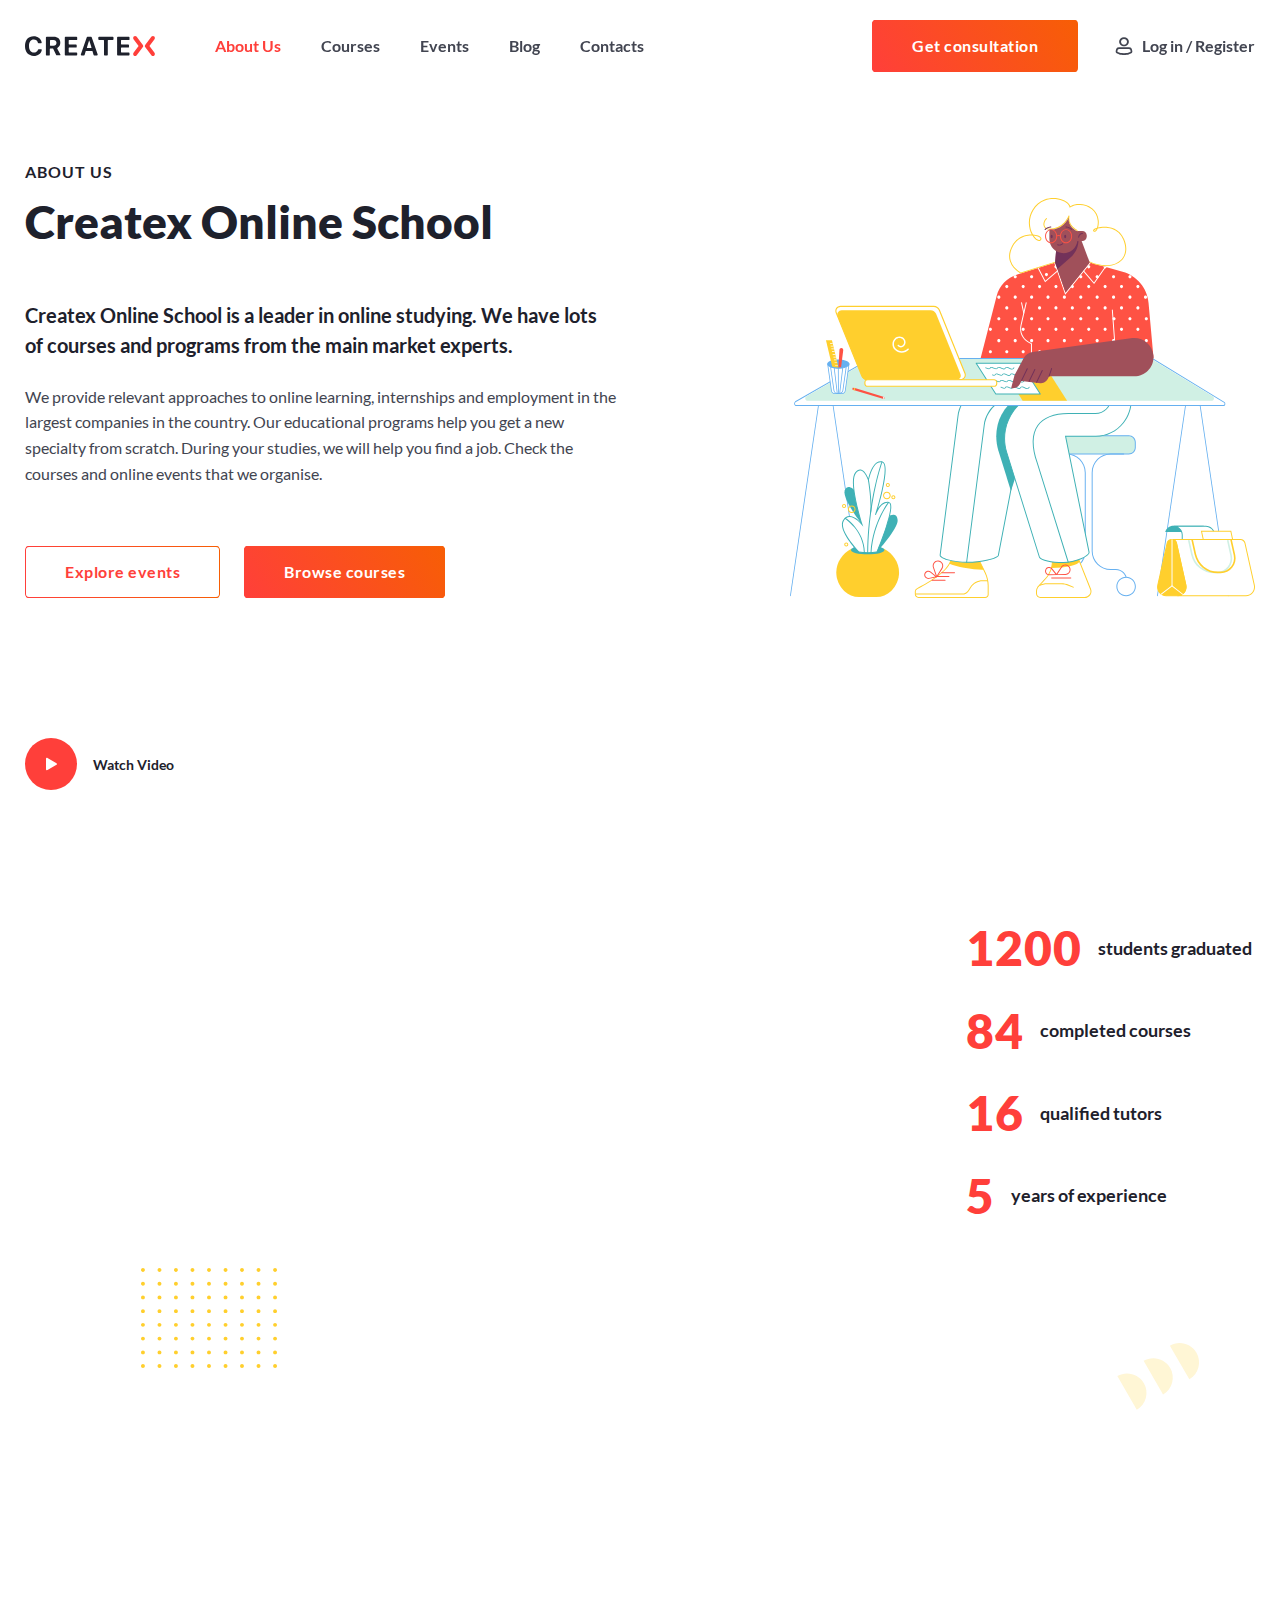
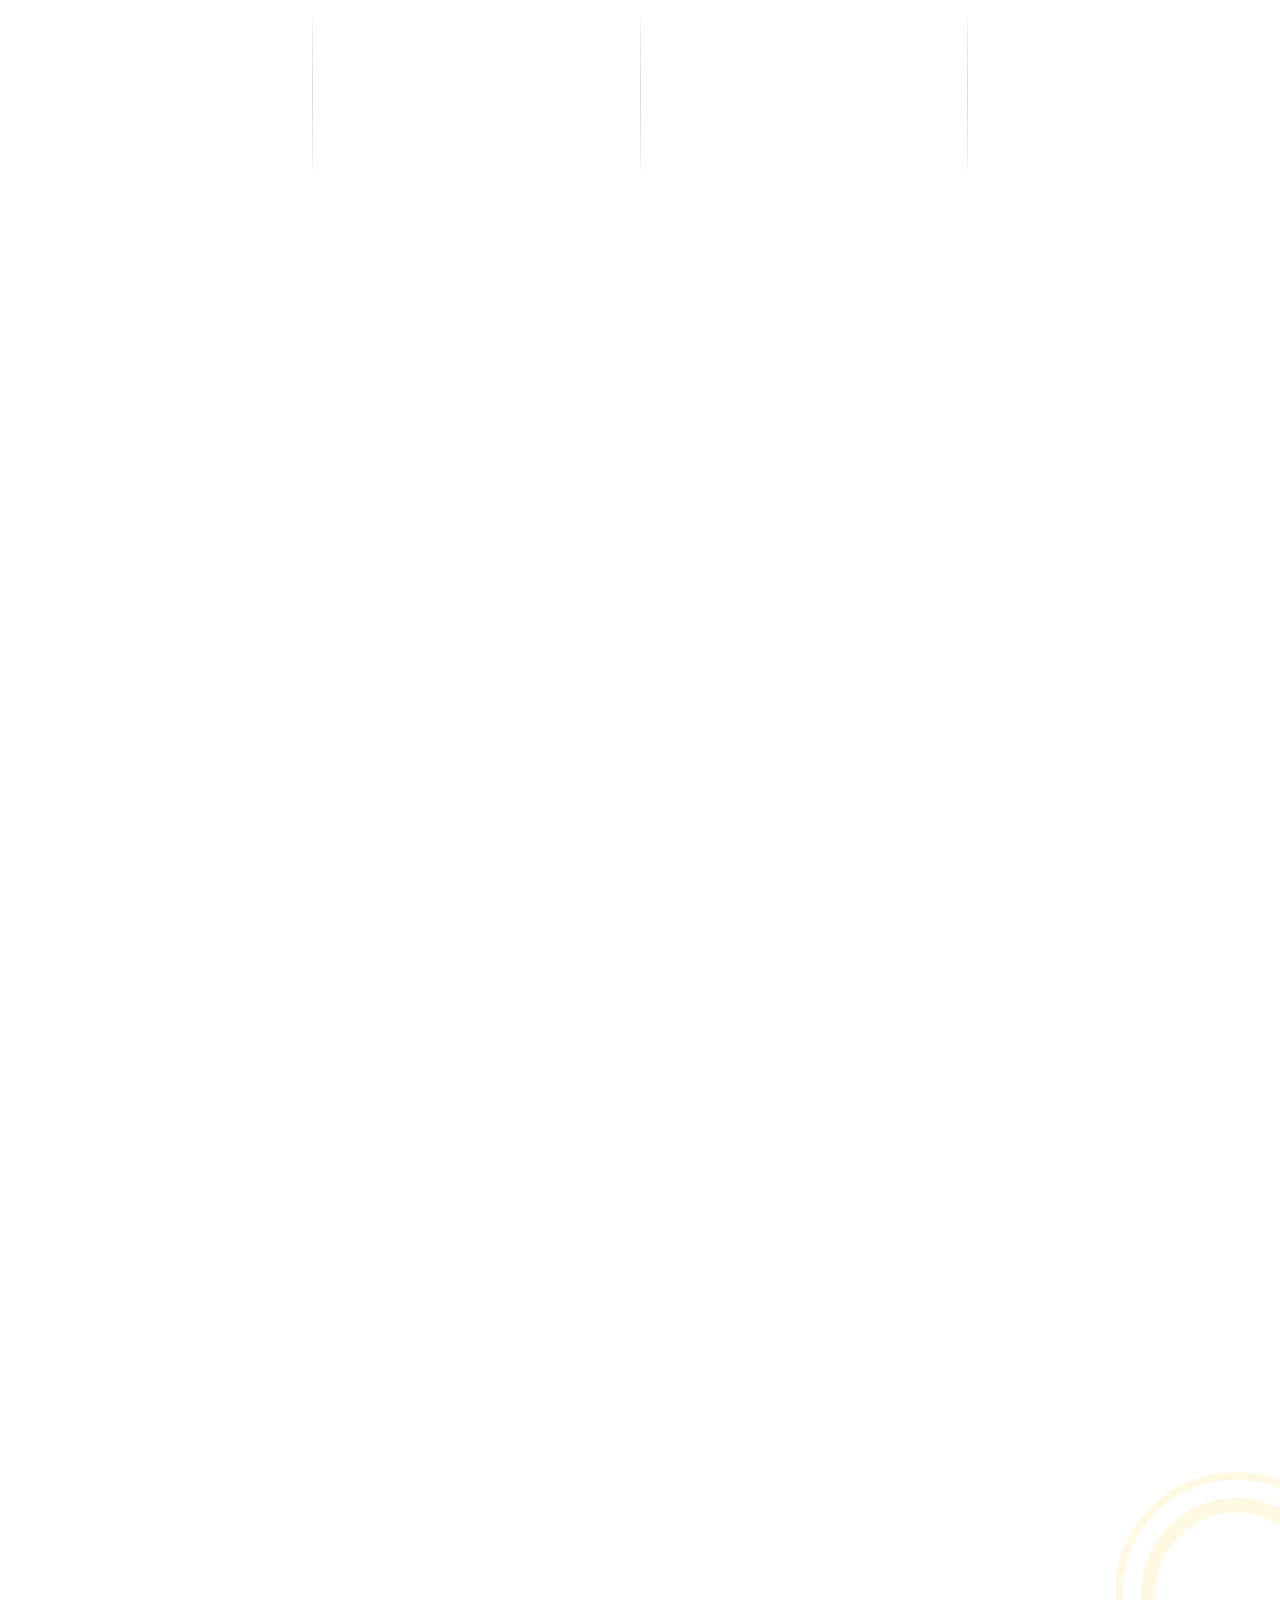
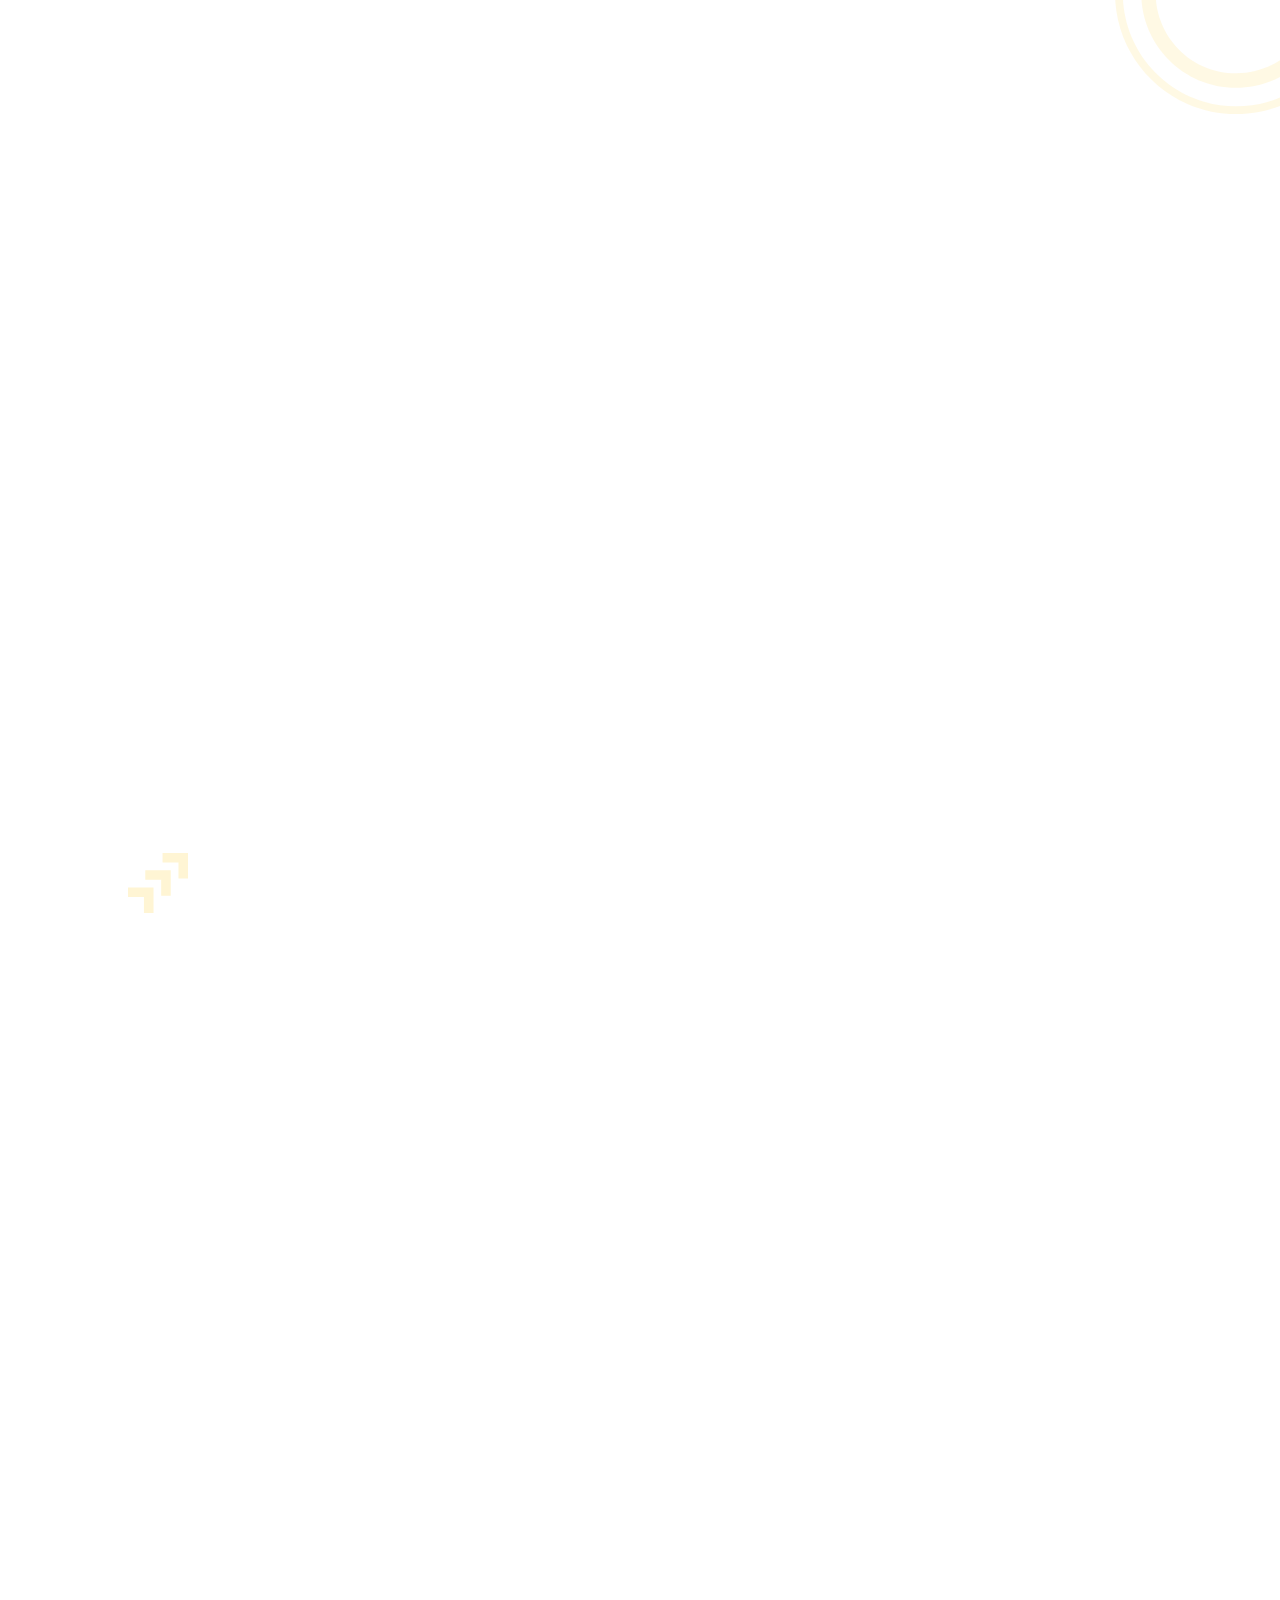
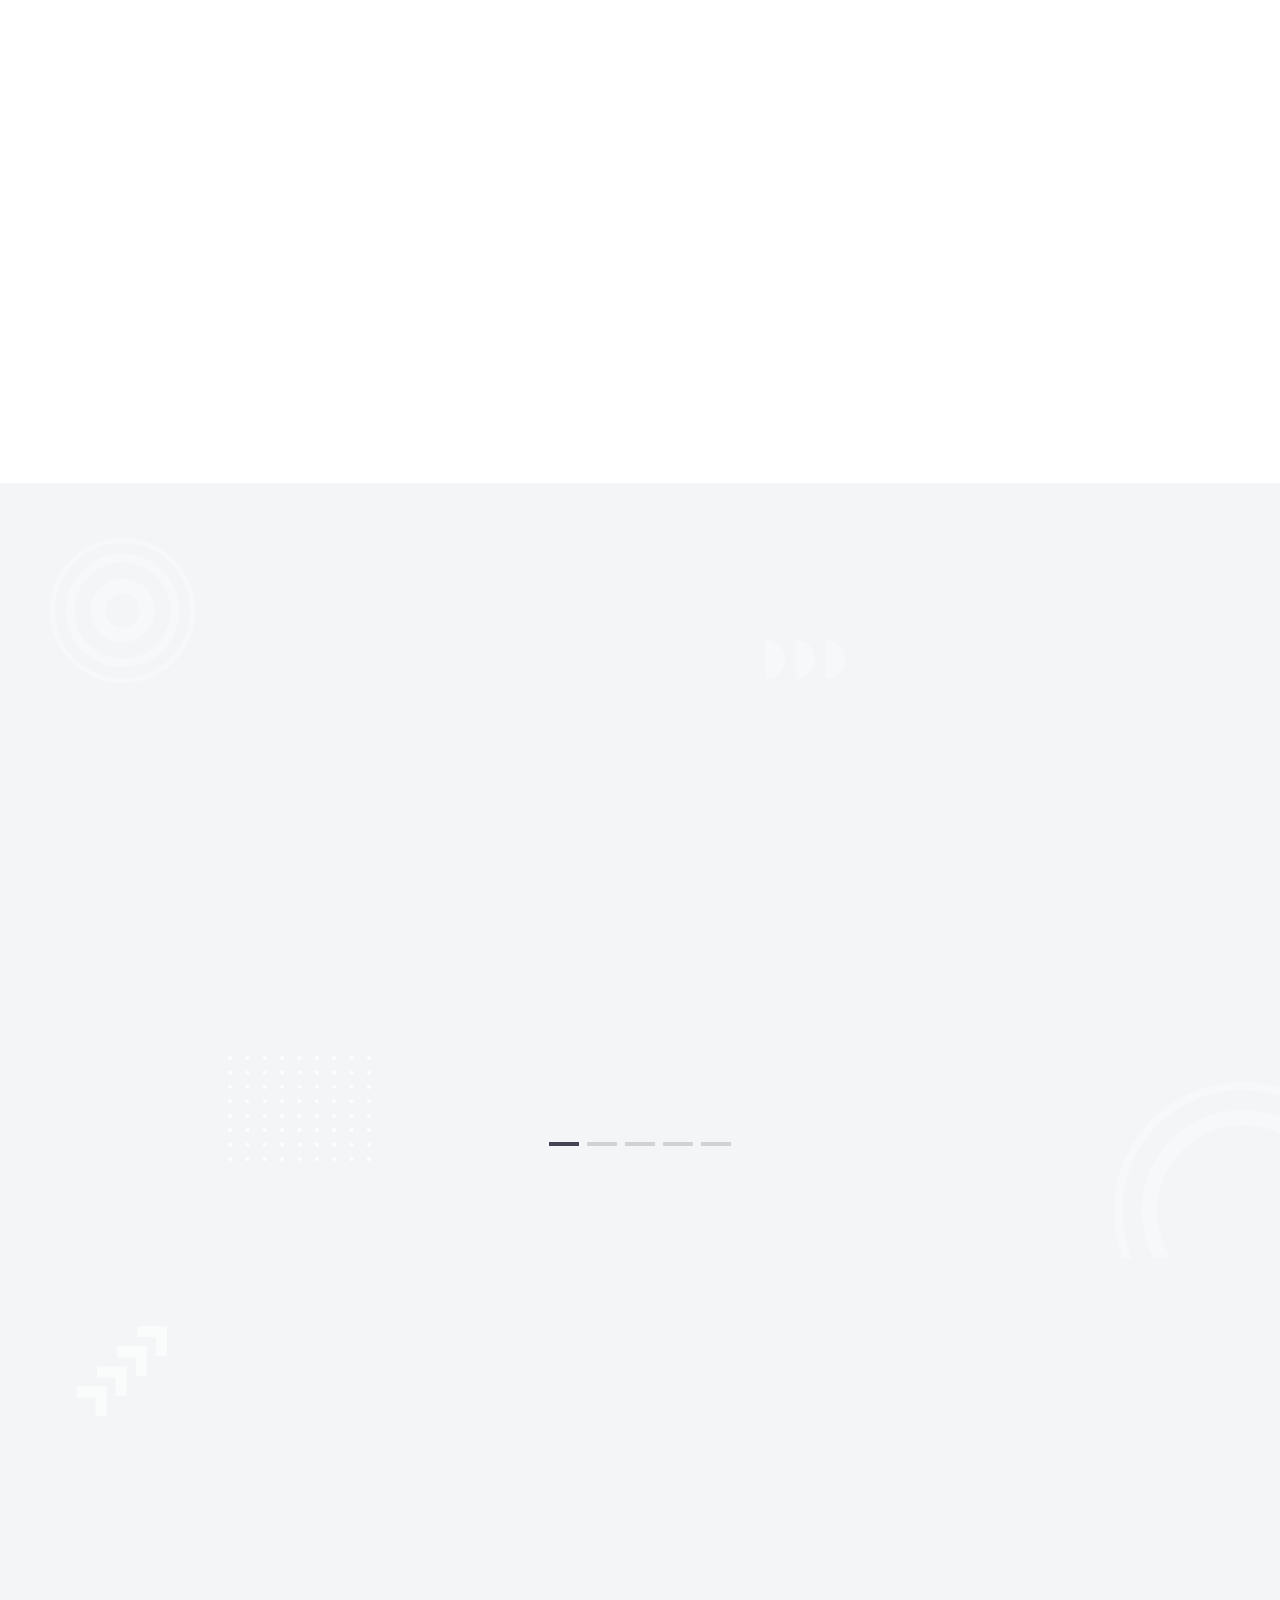
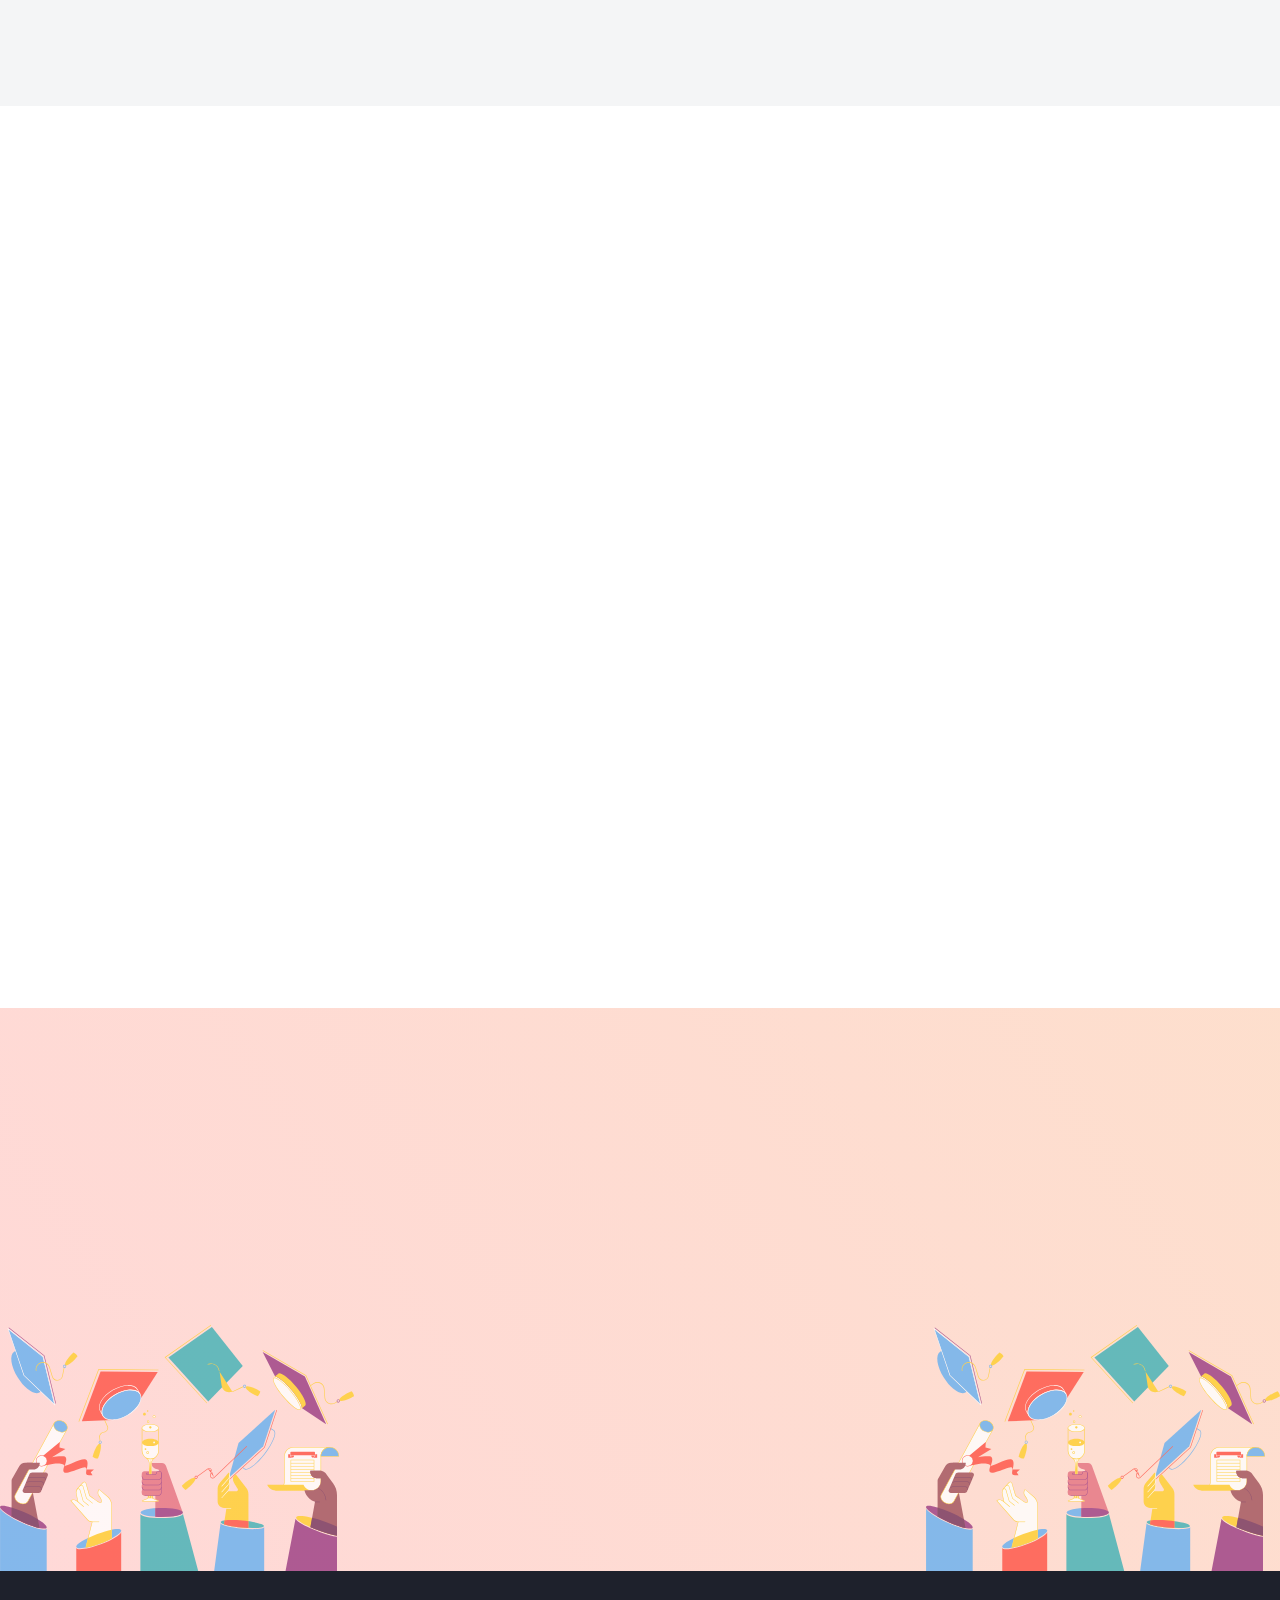
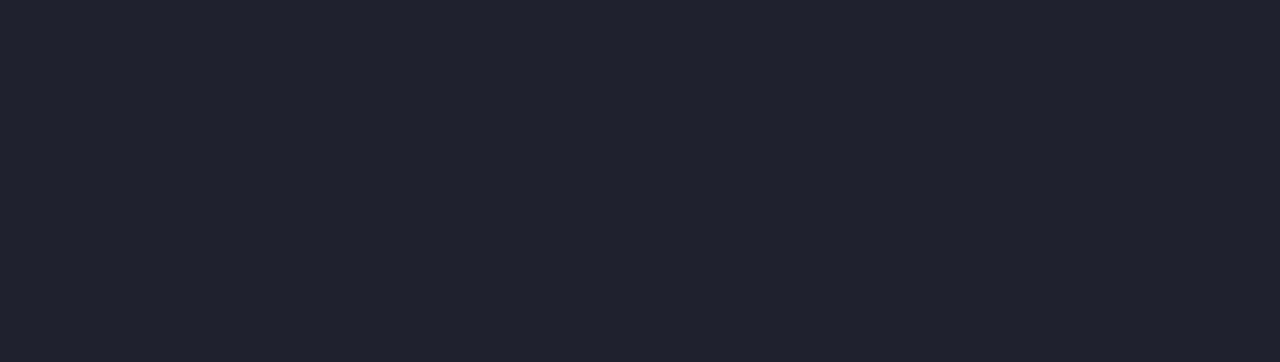
<file: about-us.html>
<!DOCTYPE html>
<html lang="en">

<head>
	<title>AboutUs</title>
	<meta charset="UTF-8" />
	<meta name="format-detection" content="telephone=no" />
	<style>
		body {
			opacity: 0;
		}
	</style>
	<link rel="stylesheet" href="css/style.min.css?_v=20240106144031" />
	<link rel="shortcut icon" href="img/icon__logo/logo.svg" />
	<!-- <meta name="robots" content="noindex, nofollow"> -->
	<meta name="viewport" content="width=device-width, initial-scale=1.0" />
</head>

<body>
	<div class="wrapper" id="page-about">
		<header class="header">
			<div class="header__container">
				<a href="index.html" class="header__logo">
					<img src="img/header/logo.svg" alt="logo" />
				</a>
				<div class="header__menu menu">
					<nav class="menu__body">
						<ul class="menu__list">
							<li class="menu__item">
								<a href="about-us.html" class="menu__link nav-header__link">About Us</a>
							</li>
							<li class="menu__item">
								<a href="courses.html" class="menu__link nav-header__link">Courses</a>
							</li>
							<li class="menu__item"><a href="events-column.html" class="menu__link">Events</a></li>
							<li class="menu__item"><a href="blog.html" class="menu__link">Blog</a></li>
							<li class="menu__item"><a href="contact.html" class="menu__link">Contacts</a></li>
						</ul>
					</nav>
				</div>
				<div class="header__actions actions-header">
					<a data-da=".menu__body, 550" href="#" class="actions-header__button button"><span>Get consultation</span></a>
					<a data-popup="#search" data-da=".menu__body, 390" href="#" class="actions-header__auth">
						<span class="_icon-profile">Log in / Register</span>
					</a>
				</div>
				<button type="button" class="menu__icon icon-menu"><span></span></button>
			</div>
		</header>

		<main class="page-about">
			<section data-watch class="page-about__about about-page">
				<div class="about-page__container">
					<div class="about-page__content content-about">
						<div class="content-about__title title-container">
							<div class="title-container__subtitle">About us</div>
							<h1 class="title-container__title">Createx Online School</h1>
						</div>
						<div class="content-about__text">
							<p>
								Createx Online School is a leader in online studying. We have lots of courses and programs from the main market experts.
							</p>
							<p>
								We provide relevant approaches to online learning, internships and employment in the largest companies in the country. Our
								educational programs help you get a new specialty from scratch. During your studies, we will help you find a job. Check
								the courses and online events that we organise.
							</p>
						</div>
						<div class="content-about__action">
							<a href="#" class="title-container__button border-button"><span>Explore events</span></a>
							<a href="#" class="title-container__button button"><span>Browse courses</span></a>
						</div>
					</div>
					<div class="about-page__image">
						<img src="img/page-about/about/illustration.svg" alt="about-image" />
					</div>
				</div>
			</section>
			<section data-watch class="page-about__video video-about">
				<div class="video-about__container">
					<a href="#" class="video-about__play">Watch Video</a>
					<div class="video-about__body">
						<div class="video-about__video">
							<iframe src="https://www.youtube.com/embed/fH86qdt7x1Y" title="YouTube video player" frameborder="0" allow="accelerometer; autoplay; clipboard-write; encrypted-media; gyroscope; picture-in-picture; web-share" allowfullscreen></iframe>
						</div>

						<div class="video-about__content content-video">
							<div class="content-video__item">
								<span class="content-video__num">1200</span>
								<span class="content-video__label">students graduated</span>
							</div>
							<div class="content-video__item">
								<span class="content-video__num">84</span>
								<span class="content-video__label">completed courses</span>
							</div>
							<div class="content-video__item">
								<span class="content-video__num">16</span>
								<span class="content-video__label">qualified tutors</span>
							</div>
							<div class="content-video__item">
								<span class="content-video__num">5</span>
								<span class="content-video__label">years of experience</span>
							</div>
						</div>
					</div>
				</div>
				<div class="video-about__decor">
					<div class="video-about__decor-item video-about__decor-item--1"></div>
					<div class="video-about__decor-item video-about__decor-item--2"></div>
				</div>
			</section>
			<section data-watch class="page-about__core core-about">
				<div class="core-about__container">
					<div class="core-about__title title-container">
						<div class="title-container__subtitle">We always stand for</div>
						<h2 class="title-container__title">Our core values</h2>
					</div>
					<div class="core-about__body">
						<article class="core-about__item item-core">
							<div class="item-core__image">
								<img src="img/page-about/core/ic-structure.svg" alt="icon" />
							</div>
							<h3 class="item-core__title">Structured Approach</h3>
							<div class="item-core__text">Aenean urna dictum adipiscing nec, cras quisque. Nunc in mauris.</div>
						</article>
						<div class="core-about__line"></div>
						<article class="core-about__item item-core">
							<div class="item-core__image">
								<img src="img/page-about/core/ic-chat.svg" alt="icon" />
							</div>
							<h3 class="item-core__title">Professional Feedbacks</h3>
							<div class="item-core__text">Culpa nostrud commodo ea consequat reprehenderit aliquip.</div>
						</article>
						<div class="core-about__line"></div>
						<article class="core-about__item item-core">
							<div class="item-core__image">
								<img src="img/page-about/core/ic-target.svg" alt="icon" />
							</div>
							<h3 class="item-core__title">Efficiency</h3>
							<div class="item-core__text">Viverra scelerisque consequat net. Adipisicing esse consequat.</div>
						</article>
						<div class="core-about__line"></div>
						<article class="core-about__item item-core">
							<div class="item-core__image">
								<img src="img/page-about/core/ic-calendar.svg" alt="icon" />
							</div>
							<h3 class="item-core__title">Flexible Shedule</h3>
							<div class="item-core__text">Aute eiusmod dolore dolore deserunt veniam ad deserunt.</div>
						</article>
					</div>
				</div>
			</section>
			<section data-watch class="page-about__teach teach-about">
				<div class="teach-about__container">
					<div class="teach-about__title title-container">
						<div class="title-container__subtitle">our main directions</div>
						<h2 class="title-container__title">What do we teach</h2>
					</div>
					<div class="teach-about__cards">
						<div class="teach-about__card card-teach">
							<div class="card-teach__image">
								<picture><source srcset="img/page-about/teach/01.webp" type="image/webp"><img src="img/page-about/teach/01.jpg" alt="image-01" /></picture>
							</div>
							<div class="card-teach__body">
								<span class="card-teach__subtitle card-teach__subtitle--01">Marketing</span>
								<div class="card-teach__text">
									Odio posuere netus quisque faucibus lectus arcu donec. Eget dictum eu viverra faucibus. Viverra scelerisque consequat.
								</div>
								<a href="#" class="card-teach__link">Check courses <span class="_icon-right"></span></a>
							</div>
						</div>
						<div class="teach-about__card card-teach">
							<div class="card-teach__image">
								<picture><source srcset="img/page-about/teach/02.webp" type="image/webp"><img src="img/page-about/teach/02.jpg" alt="image-02" /></picture>
							</div>
							<div class="card-teach__body">
								<span class="card-teach__subtitle card-teach__subtitle--02">Management</span>
								<div class="card-teach__text">
									Odio posuere netus quisque faucibus lectus arcu donec. Eget dictum eu viverra faucibus. Viverra scelerisque consequat.
								</div>
								<a href="#" class="card-teach__link">Check courses <span class="_icon-right"></span></a>
							</div>
						</div>
						<div class="teach-about__card card-teach">
							<div class="card-teach__image">
								<picture><source srcset="img/page-about/teach/03.webp" type="image/webp"><img src="img/page-about/teach/03.jpg" alt="image-03" /></picture>
							</div>
							<div class="card-teach__body">
								<span class="card-teach__subtitle card-teach__subtitle--03">HR & Recruting</span>
								<div class="card-teach__text">
									Odio posuere netus quisque faucibus lectus arcu donec. Eget dictum eu viverra faucibus. Viverra scelerisque consequat.
								</div>
								<a href="#" class="card-teach__link">Check courses <span class="_icon-right"></span></a>
							</div>
						</div>
						<div class="teach-about__card card-teach">
							<div class="card-teach__image">
								<picture><source srcset="img/page-about/teach/04.webp" type="image/webp"><img src="img/page-about/teach/04.jpg" alt="image-04" /></picture>
							</div>
							<div class="card-teach__body">
								<span class="card-teach__subtitle card-teach__subtitle--04">Design</span>
								<div class="card-teach__text">
									Odio posuere netus quisque faucibus lectus arcu donec. Eget dictum eu viverra faucibus. Viverra scelerisque consequat.
								</div>
								<a href="#" class="card-teach__link">Check courses <span class="_icon-right"></span></a>
							</div>
						</div>
						<div class="teach-about__card card-teach">
							<div class="card-teach__image">
								<picture><source srcset="img/page-about/teach/05.webp" type="image/webp"><img src="img/page-about/teach/05.jpg" alt="image-05" /></picture>
							</div>
							<div class="card-teach__body">
								<span class="card-teach__subtitle card-teach__subtitle--05">Development</span>
								<div class="card-teach__text">
									Odio posuere netus quisque faucibus lectus arcu donec. Eget dictum eu viverra faucibus. Viverra scelerisque consequat.
								</div>
								<a href="#" class="card-teach__link">Check courses <span class="_icon-right"></span></a>
							</div>
						</div>
						<div class="teach-about__card card-teach card-teach--last">
							<div class="card-teach--last__text">New studying program coming soon...</div>
						</div>
					</div>
				</div>
			</section>
			<section data-watch class="page-about__studing studing-about">
				<div class="studing-about__container">
					<div class="studing-about__title title-container">
						<div class="title-container__subtitle">Studying process</div>
						<h2 class="title-container__title">That’s how we do it</h2>
					</div>

					<div class="studing-about__body">
						<div class="studing-about__timeline timeline">
							<div class="timeline__item">
								<div class="timeline__subtitle">STEP 1</div>
								<h4 class="timeline__title">Watching online video lectures</h4>
								<div class="timeline__text">
									Aliquam turpis viverra quam sit interdum blandit posuere pellentesque. Nisl, imperdiet gravida massa neque.
								</div>
							</div>
							<div class="timeline__item">
								<div class="timeline__subtitle">Step 2</div>
								<h4 class="timeline__title">Passing test</h4>
								<div class="timeline__text">
									Facilisis pellentesque quis accumsan ultricies. Eu egestas eget feugiat lacus, amet, sollicitudin egestas laoreet etiam.
								</div>
							</div>
							<div class="timeline__item">
								<div class="timeline__subtitle">STEP 3</div>
								<h4 class="timeline__title">Curator’s feedback</h4>
								<div class="timeline__text">
									Eget amet, enim pharetra leo egestas nisi, odio imperdiet facilisis. Aliquet orci varius volutpat egestas facilisi
									lobortis.
								</div>
							</div>
							<div class="timeline__item">
								<div class="timeline__subtitle">STEP 4</div>
								<h4 class="timeline__title">Corrections if needed</h4>
								<div class="timeline__text">Non tempor pulvinar tincidunt aliquam. Placerat ultricies malesuada dui auctor.</div>
							</div>
						</div>
						<div class="studing-about__image">
							<img src="img/page-about/studing/illustration.svg" alt="image" />
						</div>
					</div>
				</div>

				<div class="studing-about__decor decor-studing">
					<div class="decor-studing__item decor-studing__item--1"></div>
					<div class="decor-studing__item decor-studing__item--2"></div>
				</div>
			</section>
			<section data-watch class="page-about__meet meet-about">
				<div class="meet-about__container">
					<div class="meet-about__title title-container">
						<div class="title-container__subtitle">Best tutors are all here</div>
						<h2 class="title-container__title">Meet our team</h2>
					</div>
					<div class="meet-about__cards">
						<article class="meet-about__card card-meet">
							<div class="card-meet__image">
								<picture><source srcset="img/page-about/meet/01.webp" type="image/webp"><img src="img/page-about/meet/01.png" alt="image-01" /></picture>
							</div>
							<div class="card-meet__body">
								<h4 class="card-meet__title">Dianne Russell</h4>
								<div class="card-meet__text">Founder and CEO</div>
							</div>
						</article>
						<article class="meet-about__card card-meet">
							<div class="card-meet__image">
								<picture><source srcset="img/page-about/meet/02.webp" type="image/webp"><img src="img/page-about/meet/02.png" alt="image-02" /></picture>
							</div>
							<div class="card-meet__body">
								<h4 class="card-meet__title">Jerome Bell</h4>
								<div class="card-meet__text">Founder and Program Director</div>
							</div>
						</article>
						<article class="meet-about__card card-meet">
							<div class="card-meet__image">
								<picture><source srcset="img/page-about/meet/03.webp" type="image/webp"><img src="img/page-about/meet/03.png" alt="image-03" /></picture>
							</div>
							<div class="card-meet__body">
								<h4 class="card-meet__title">Kristin Watson</h4>
								<div class="card-meet__text">Marketer, Curator of Marketing Course</div>
							</div>
						</article>
						<article class="meet-about__card card-meet">
							<div class="card-meet__image">
								<picture><source srcset="img/page-about/meet/04.webp" type="image/webp"><img src="img/page-about/meet/04.png" alt="image-04" /></picture>
							</div>
							<div class="card-meet__body">
								<h4 class="card-meet__title">Marvin McKinney</h4>
								<div class="card-meet__text">PM, Curator of Management Course</div>
							</div>
						</article>
						<article class="meet-about__card card-meet">
							<div class="card-meet__image">
								<picture><source srcset="img/page-about/meet/05.webp" type="image/webp"><img src="img/page-about/meet/05.png" alt="image-05" /></picture>
							</div>
							<div class="card-meet__body">
								<h4 class="card-meet__title">Leslie Alexander Li</h4>
								<div class="card-meet__text">Curator of HR & Recruting Course</div>
							</div>
						</article>
						<article class="meet-about__card card-meet">
							<div class="card-meet__image">
								<picture><source srcset="img/page-about/meet/06.webp" type="image/webp"><img src="img/page-about/meet/06.png" alt="image-06" /></picture>
							</div>
							<div class="card-meet__body">
								<h4 class="card-meet__title">Kathryn Murphy</h4>
								<div class="card-meet__text">Analyst and Marketing specialist</div>
							</div>
						</article>
						<article class="meet-about__card card-meet">
							<div class="card-meet__image">
								<picture><source srcset="img/page-about/meet/07.webp" type="image/webp"><img src="img/page-about/meet/07.png" alt="image-07" /></picture>
							</div>
							<div class="card-meet__body">
								<h4 class="card-meet__title">Brooklyn Simmons</h4>
								<div class="card-meet__text">Curator of Development Course</div>
							</div>
						</article>
						<article class="meet-about__card card-meet">
							<div class="card-meet__image">
								<picture><source srcset="img/page-about/meet/08.webp" type="image/webp"><img src="img/page-about/meet/08.png" alt="image-08" /></picture>
							</div>
							<div class="card-meet__body">
								<h4 class="card-meet__title">Cody Fisher</h4>
								<div class="card-meet__text">UX Designer, Curator of Design Course</div>
							</div>
						</article>
					</div>
				</div>
			</section>
			<section data-watch class="page-about__testimonials testimonials">
				<div class="testimonials__container">
					<div class="testimonials__header title-container">
						<div class="title-container__subtitle">TESTIMONIALS</div>
						<h2 class="title-container__title">What our students say</h2>
					</div>

					<div class="testimonials__swiper swiper">
						<div class="testimonials__wrapper swiper-wrapper">
							<div class="testimonials__slide swiper-slide">
								<div class="swiper-slide__content">
									<div class="swiper-slide__bloquote">
										Lorem ipsum dolor sit amet, consectetur adipiscing elit. Justo, amet lectus quam viverra mus lobortis fermentum amet,
										eu. Pulvinar eu sed purus facilisi. Vitae id turpis tempus ornare turpis quis non. Congue tortor in euismod vulputate
										etiam eros. Pulvinar neque pharetra arcu diam maecenas diam integer in.
									</div>
									<div class="swiper-slide__auth auth-swiper">
										<div class="auth-swiper__photo">
											<picture><source srcset="img/common/testimonials/01.webp" type="image/webp"><img src="img/common/testimonials/01.png" alt="image" /></picture>
										</div>
										<div class="auth-swiper__info">
											<div class="auth-swiper__name">Eleanor Pena</div>
											<div class="auth-swiper__position">Position, Course</div>
										</div>
									</div>
								</div>
							</div>
							<div class="testimonials__slide swiper-slide">
								<div class="swiper-slide__content">
									<div class="swiper-slide__bloquote">
										Lorem ipsum dolor sit amet, consectetur adipiscing elit. Justo, amet lectus quam viverra mus lobortis fermentum amet,
										eu. Pulvinar eu sed purus facilisi. Vitae id turpis tempus ornare turpis quis non. Congue tortor in euismod vulputate
										etiam eros. Pulvinar neque pharetra arcu diam maecenas diam integer in.
									</div>
									<div class="swiper-slide__auth auth-swiper">
										<div class="auth-swiper__photo">
											<picture><source srcset="img/common/testimonials/01.webp" type="image/webp"><img src="img/common/testimonials/01.png" alt="image" /></picture>
										</div>
										<div class="auth-swiper__info">
											<div class="auth-swiper__name">Eleanor Pena</div>
											<div class="auth-swiper__position">Position, Course</div>
										</div>
									</div>
								</div>
							</div>
							<div class="testimonials__slide swiper-slide">
								<div class="swiper-slide__content">
									<div class="swiper-slide__bloquote">
										Lorem ipsum dolor sit amet, consectetur adipiscing elit. Justo, amet lectus quam viverra mus lobortis fermentum amet,
										eu. Pulvinar eu sed purus facilisi. Vitae id turpis tempus ornare turpis quis non. Congue tortor in euismod vulputate
										etiam eros. Pulvinar neque pharetra arcu diam maecenas diam integer in.
									</div>
									<div class="swiper-slide__auth auth-swiper">
										<div class="auth-swiper__photo">
											<picture><source srcset="img/common/testimonials/01.webp" type="image/webp"><img src="img/common/testimonials/01.png" alt="image" /></picture>
										</div>
										<div class="auth-swiper__info">
											<div class="auth-swiper__name">Eleanor Pena</div>
											<div class="auth-swiper__position">Position, Course</div>
										</div>
									</div>
								</div>
							</div>
							<div class="testimonials__slide swiper-slide">
								<div class="swiper-slide__content">
									<div class="swiper-slide__bloquote">
										Lorem ipsum dolor sit amet, consectetur adipiscing elit. Justo, amet lectus quam viverra mus lobortis fermentum amet,
										eu. Pulvinar eu sed purus facilisi. Vitae id turpis tempus ornare turpis quis non. Congue tortor in euismod vulputate
										etiam eros. Pulvinar neque pharetra arcu diam maecenas diam integer in.
									</div>
									<div class="swiper-slide__auth auth-swiper">
										<div class="auth-swiper__photo">
											<picture><source srcset="img/common/testimonials/01.webp" type="image/webp"><img src="img/common/testimonials/01.png" alt="image" /></picture>
										</div>
										<div class="auth-swiper__info">
											<div class="auth-swiper__name">Eleanor Pena</div>
											<div class="auth-swiper__position">Position, Course</div>
										</div>
									</div>
								</div>
							</div>
							<div class="testimonials__slide swiper-slide">
								<div class="swiper-slide__content">
									<div class="swiper-slide__bloquote">
										Lorem ipsum dolor sit amet, consectetur adipiscing elit. Justo, amet lectus quam viverra mus lobortis fermentum amet,
										eu. Pulvinar eu sed purus facilisi. Vitae id turpis tempus ornare turpis quis non. Congue tortor in euismod vulputate
										etiam eros. Pulvinar neque pharetra arcu diam maecenas diam integer in.
									</div>
									<div class="swiper-slide__auth auth-swiper">
										<div class="auth-swiper__photo">
											<picture><source srcset="img/common/testimonials/01.webp" type="image/webp"><img src="img/common/testimonials/01.png" alt="image" /></picture>
										</div>
										<div class="auth-swiper__info">
											<div class="auth-swiper__name">Eleanor Pena</div>
											<div class="auth-swiper__position">Position, Course</div>
										</div>
									</div>
								</div>
							</div>
						</div>
						<!-- <div class="testimonials__swiper-pagination swiper-pagination"></div> -->
					</div>
					<div class="testimonials__swiper-pagination swiper-pagination"></div>
					<div class="testimonials__buttons buttons-testimonial">
						<button type="button" class="buttons-testimonial__button buttons-testimonial__button--left">
							<span class="_icon-right"></span>
						</button>
						<button type="button" class="buttons-testimonial__button buttons-testimonial__button--right">
							<span class="_icon-right"></span>
						</button>
					</div>
				</div>
				<div class="testimonials__decor decor-testimonials">
					<div class="decor-testimonials__item decor-testimonials__item--1"></div>
					<div class="decor-testimonials__item decor-testimonials__item--2"></div>
					<div class="decor-testimonials__item decor-testimonials__item--3"></div>
					<div class="decor-testimonials__item decor-testimonials__item--4"></div>
				</div>
			</section>
			<section data-watch class="page-about__work work-about">
				<div class="work-about__container">
					<div class="work-about__title title-container">
						<div class="title-container__subtitle">best jobs for you</div>
						<h2 class="title-container__title">Our students work here</h2>
					</div>
					<div class="work-about__body">
						<a href="#" class="work-about__link">
							<picture><source srcset="img/page-about/work/01.webp" type="image/webp"><img src="img/page-about/work/01.png" alt="img-01" /></picture>
						</a>
						<a href="#" class="work-about__link">
							<picture><source srcset="img/page-about/work/02.webp" type="image/webp"><img src="img/page-about/work/02.png" alt="img-02" /></picture>
						</a>
						<a href="#" class="work-about__link">
							<img src="img/page-about/work/03.svg" alt="img-03" />
						</a>
						<a href="#" class="work-about__link">
							<img src="img/page-about/work/04.svg" alt="img-04" />
						</a>
						<a href="#" class="work-about__link">
							<img src="img/page-about/work/05.svg" alt="img-05" />
						</a>
						<a href="#" class="work-about__link">
							<img src="img/page-about/work/06.svg" alt="img-06" />
						</a>
						<a href="#" class="work-about__link">
							<img src="img/page-about/work/07.svg" alt="img-07" />
						</a>
						<a href="#" class="work-about__link">
							<img src="img/page-about/work/08.svg" alt="img-08" />
						</a>
						<a href="#" class="work-about__link">
							<img src="img/page-about/work/09.svg" alt="img-09" />
						</a>
						<a href="#" class="work-about__link">
							<img src="img/page-about/work/10.svg" alt="img-10" />
						</a>
						<a href="#" class="work-about__link">
							<img src="img/page-about/work/11.svg" alt="img-11" />
						</a>
						<a href="#" class="work-about__link">
							<img src="img/page-about/work/12.svg" alt="img-12" />
						</a>
					</div>
				</div>
				<div class="work-about__decor decor-work">
					<div class="decor-work__item decor-work__item--1"></div>
				</div>
			</section>
			<section data-watch class="page-about__latest latest-block latest-block--2">
				<div class="latest-block__container">
					<div class="latest-block__header">
						<div class="latest-block__title title-container">
							<div class="title-container__subtitle">Our blog</div>
							<h2 class="title-container__title">Latest posts</h2>
						</div>
						<a href="#" class="latest-block__button button"><span>Go to blog</span></a>
					</div>
					<div class="latest-block__cards">
						<article class="latest-block__card card-latest">
							<div class="card-latest__image">
								<picture><source srcset="img/common/latest/01.webp" type="image/webp"><img src="img/common/latest/01.jpg" alt="Image" /></picture>
								<span class="_icon-mic">Podcast</span>
							</div>
							<div class="card-latest__body">
								<div class="card-latest__subtitle subtitle-latest-card">
									<span class="subtitle-latest-card__prof">Marketing</span>
									<span class="subtitle-latest-card__line"></span>
									<span class="subtitle-latest-card__date _icon-calendar">September 4, 2020</span>
									<span class="subtitle-latest-card__line"></span>
									<span class="subtitle-latest-card__time _icon-clock">36 min</span>
								</div>
								<h3 class="card-latest__title">What is traffic arbitrage and does it really make money?</h3>
								<div class="card-latest__text">
									Pharetra, ullamcorper iaculis viverra parturient sed id sed. Convallis proin dignissim lacus, purus gravida...
								</div>
								<a href="#" class="card-latest__link">Listen <span class="_icon-right"></span></a>
							</div>
						</article>

						<article class="latest-block__card card-latest">
							<div class="card-latest__image">
								<picture><source srcset="img/common/latest/02.webp" type="image/webp"><img src="img/common/latest/02.jpg" alt="Image" /></picture>
								<span class="_icon-play">Video</span>
							</div>
							<div class="card-latest__body">
								<div class="card-latest__subtitle subtitle-latest-card">
									<span class="subtitle-latest-card__prof">Marketing</span>
									<span class="subtitle-latest-card__line"></span>
									<span class="subtitle-latest-card__date _icon-calendar">September 4, 2020</span>
									<span class="subtitle-latest-card__line"></span>
									<span class="subtitle-latest-card__time _icon-clock">36 min</span>
								</div>
								<h3 class="card-latest__title">What is traffic arbitrage and does it really make money?</h3>
								<div class="card-latest__text">
									Pharetra, ullamcorper iaculis viverra parturient sed id sed. Convallis proin dignissim lacus, purus gravida...
								</div>
								<a href="#" class="card-latest__link">Listen <span class="_icon-right"></span></a>
							</div>
						</article>

						<article class="latest-block__card card-latest">
							<div class="card-latest__image">
								<picture><source srcset="img/common/latest/03.webp" type="image/webp"><img src="img/common/latest/03.jpg" alt="Image" /></picture>
							</div>
							<div class="card-latest__body">
								<div class="card-latest__subtitle subtitle-latest-card">
									<span class="subtitle-latest-card__prof">Marketing</span>
									<span class="subtitle-latest-card__line"></span>
									<span class="subtitle-latest-card__date _icon-calendar">September 4, 2020</span>
									<span class="subtitle-latest-card__line"></span>
									<span class="subtitle-latest-card__time _icon-clock">36 min</span>
								</div>
								<h3 class="card-latest__title">What is traffic arbitrage and does it really make money?</h3>
								<div class="card-latest__text">
									Pharetra, ullamcorper iaculis viverra parturient sed id sed. Convallis proin dignissim lacus, purus gravida...
								</div>
								<a href="#" class="card-latest__link">Listen <span class="_icon-right"></span></a>
							</div>
						</article>
					</div>
				</div>
			</section>
			<section data-watch class="page-about__subscribe subscribe-block">
				<div class="subscribe-block__container">
					<div class="subscribe-block__title title-container">
						<div class="title-container__subtitle">Don’t miss anything</div>
						<h2 class="title-container__title">Subscribe to the Createx School announcements</h2>
					</div>
					<form action="#" class="subscribe-block__form form-subscribe">
						<div class="form-subscribe__line">
							<input required autocomplete="off" type="email" name="email" placeholder="Your working email" class="form-subscribe__email" />
						</div>
						<div class="form-subscribe__button">
							<button type="submit" class="button"><span>Subscribe</span></button>
						</div>
					</form>
				</div>
				<div class="subscribe-block__decor decor-subscribe">
					<div class="decor-subscribe__item decor-subscribe__item--1"></div>
					<div class="decor-subscribe__item decor-subscribe__item--2"></div>
				</div>
			</section>
		</main>
		<footer data-watch data-spollers="768,max" class="footer">
			<div class="footer__container">
				<div class="footer__createx createx-footer">
					<div class="createx-footer__logo">
						<picture><source srcset="img/footer/logo.webp" type="image/webp"><img src="img/footer/logo.png" alt="logo-2" /></picture>
					</div>
					<div class="createx-footer__text">
						Createx Online School is a leader in online studying. We have lots of courses and programs from the main market experts. We provide
						relevant approaches to online learning, internships and employment in the largest companies in the country.
					</div>
					<div class="createx-footer__soc">
						<a href="#" class="_icon-facebook"></a>
						<a href="#" class="_icon-twitter"></a>
						<a href="#" class="_icon-youTube"></a>
						<a href="#" class="_icon-telegram"></a>
						<a href="#" class="_icon-instagram"></a>
						<a href="#" class="_icon-linked-In"></a>
					</div>
				</div>

				<div class="footer__navigation navigation-footer">
					<div class="navigation-footer__body">
						<button type="button" data-spoller class="navigation-footer__title">SITE MAP</button>
						<div class="navigation-footer__menu menu-footer">
							<div class="menu-footer__body">
								<ul class="navigation-footer__list">
									<li class="navigation-footer__item"><a href="#" class="navigation-footer__link">About Us</a></li>
									<li class="navigation-footer__item"><a href="#" class="navigation-footer__link">Courses</a></li>
									<li class="navigation-footer__item"><a href="#" class="navigation-footer__link">Events</a></li>
									<li class="navigation-footer__item"><a href="#" class="navigation-footer__link">Blog</a></li>
									<li class="navigation-footer__item"><a href="#" class="navigation-footer__link">Contacts</a></li>
								</ul>
							</div>
						</div>
					</div>
					<div class="navigation-footer__body">
						<button type="button" data-spoller class="navigation-footer__title">COURSES</button>
						<div class="navigation-footer__menu menu-footer">
							<div class="menu-footer__body">
								<ul class="navigation-footer__list">
									<li class="navigation-footer__item"><a href="#" class="navigation-footer__link">Marketing</a></li>
									<li class="navigation-footer__item"><a href="#" class="navigation-footer__link">Management</a></li>
									<li class="navigation-footer__item"><a href="#" class="navigation-footer__link">HR & Recruting</a></li>
									<li class="navigation-footer__item"><a href="#" class="navigation-footer__link">Design</a></li>
									<li class="navigation-footer__item"><a href="#" class="navigation-footer__link">Development</a></li>
								</ul>
							</div>
						</div>
					</div>
					<div class="navigation-footer__body">
						<button type="button" data-spoller class="navigation-footer__title">CONTACT US</button>
						<div class="navigation-footer__menu menu-footer">
							<div class="menu-footer__body">
								<ul class="navigation-footer__list">
									<li class="navigation-footer__item">
										<a href="tel:(405) 555-0128"><span class="_icon-phone">(405) 555-0128</span></a>
									</li>
									<li class="navigation-footer__item">
										<a href="mailto: hello@createx.com"><span class="_icon-mail">hello@createx.com</span></a>
									</li>
								</ul>
							</div>
						</div>
					</div>
				</div>

				<form class="footer__form form-footer">
					<h4 class="form-footer__title">SIGN UP TO OUR NEWSLETTER</h4>
					<div class="form-footer__line">
						<input autocomplete="off" type="email" name="form-footer__input" placeholder="Email address" class="form-footer__input" />
						<button type="submit" class="form-footer__button _icon-right"></button>
					</div>

					<div class="form-footer__text">*Subscribe to our newsletter to receive communications and early updates from Createx SEO Agency.</div>
				</form>
			</div>

			<div class="footer__made made-footer">
				<div class="made-footer__container">
					<div class="made-footer__text">
						<span>© All rights reserved.Made with</span>
						<span class="made-footer__span _icon-heart">by Createx Studio </span>
					</div>
					<div class="made-footer__link">
						<a href="#">GO TO TOP</a>
					</div>
				</div>
			</div>
		</footer>

	</div>

	<div id="search" aria-hidden="true" class="popup">
		<div class="popup__wrapper">
			<div class="popup__content">
				<button data-close type="button" class="popup__close">Close</button>
				<div class="popup__header">
					<h1 class="popup__title">Sign in</h1>
					<div class="popup__popup-text">Sign in to your account using email and password provided during registration.</div>
				</div>
				<form action="#" method="" class="popup__form form-popup">
					<div class="form-popup__line">
						<label for="email" class="popup__label">Email</label>
						<input required autocomplete="off" id="email" type="email" class="popup__input" placeholder="Your working email" />
					</div>
					<div class="form-popup__line">
						<label for="password" class="popup__label">Password</label>
						<input required autocomplete="off" id="password" type="password" class="popup__input" placeholder="Password" />
					</div>
					<div class="form-popup__check check-popup">
						<div class="check-popup__checkbox">
							<input checked id="check" type="checkbox" class="check-popup__input" />
							<label for="check" class="check-popup__label"><span class="check-popup__text">Keep me signed in</span></label>
						</div>
						<a href="#" class="check-popup__link">Forgot password?</a>
					</div>
					<button type="submit" class="popup__button button"><span>Sign in</span></button>
					<div class="popup__subtitle">Don't have an account? <a data-popup="#popup-up" href="#" class="popup__link">Sign up</a></div>
				</form>
				<div class="popup__line"></div>
				<div class="popup__header header-popup">
					<div class="header-popup__text">Or sign in with</div>
					<div class="header-popup__soc">
						<a href="#" class="header-popup__link _icon-facebook"></a>
						<a href="#" class="header-popup__link _icon-google"></a>
						<a href="#" class="header-popup__link _icon-twitter"></a>
						<a href="#" class="header-popup__link _icon-linked-In"></a>
					</div>
				</div>
			</div>
		</div>
	</div>
	<script src="js/app.min.js?_v=20240106144031"></script>
	<div id="popup-up" aria-hidden="true" class="popup">
		<div class="popup__wrapper">
			<div class="popup__content">
				<button data-close type="button" class="popup__close">Close</button>
				<div class="popup__header">
					<h1 class="popup__title">Sign up</h1>
					<div class="popup__popup-text">Registration takes less than a minute but gives you full control over your studying.</div>
				</div>
				<form action="#" method="" class="popup__form form-popup">
					<div class="form-popup__line">
						<label for="text" class="popup__label">Full Name</label>
						<input required autocomplete="off" id="text" type="text" class="popup__input" placeholder="Your full name" />
					</div>
					<div class="form-popup__line">
						<label for="email" class="popup__label">Email</label>
						<input required autocomplete="off" id="email" type="email" class="popup__input" placeholder="Your working email" />
					</div>
					<div class="form-popup__line">
						<label for="password" class="popup__label">Password</label>
						<input required autocomplete="off" id="password" type="password" class="popup__input" placeholder="Password" />
					</div>
					<div class="form-popup__line">
						<label for="conf-password" class="popup__label">Confirm Password</label>
						<input required autocomplete="off" id="conf-password" type="password" class="popup__input" placeholder="Password" />
					</div>
					<div class="form-popup__check check-popup">
						<div class="check-popup__checkbox">
							<input checked id="check" type="checkbox" class="check-popup__input" />
							<label for="check" class="check-popup__label"><span class="check-popup__text">Remember me</span></label>
						</div>
					</div>
					<button type="submit" class="popup__button button"><span>Sign up</span></button>
					<div class="popup__subtitle">Already have an account? <a data-popup="#search" href="#" class="popup__link">Sign in</a></div>
				</form>
				<div class="popup__line"></div>
				<div class="popup__header header-popup">
					<div class="header-popup__text">Or sign in with</div>
					<div class="header-popup__soc">
						<a href="#" class="header-popup__link _icon-facebook"></a>
						<a href="#" class="header-popup__link _icon-google"></a>
						<a href="#" class="header-popup__link _icon-twitter"></a>
						<a href="#" class="header-popup__link _icon-linked-In"></a>
					</div>
				</div>
			</div>
		</div>
	</div>

</body>

</html>
</file>
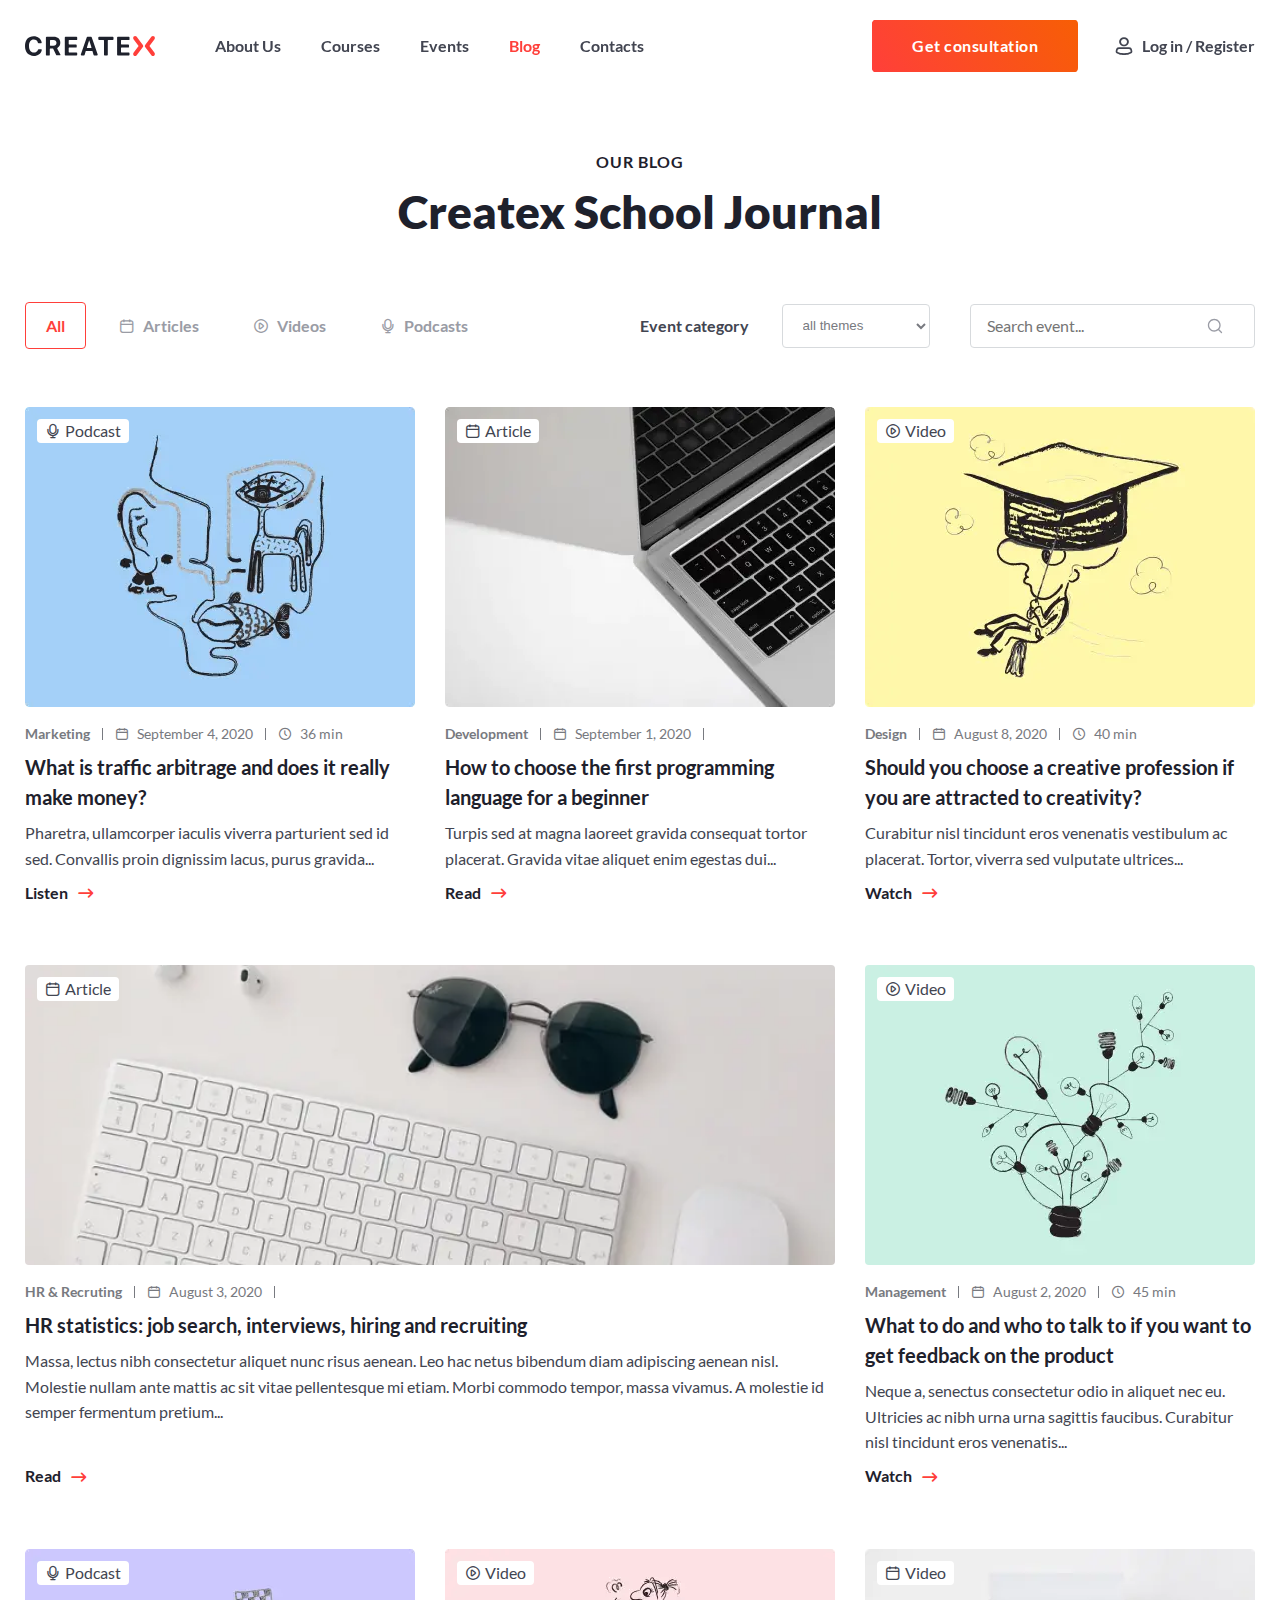
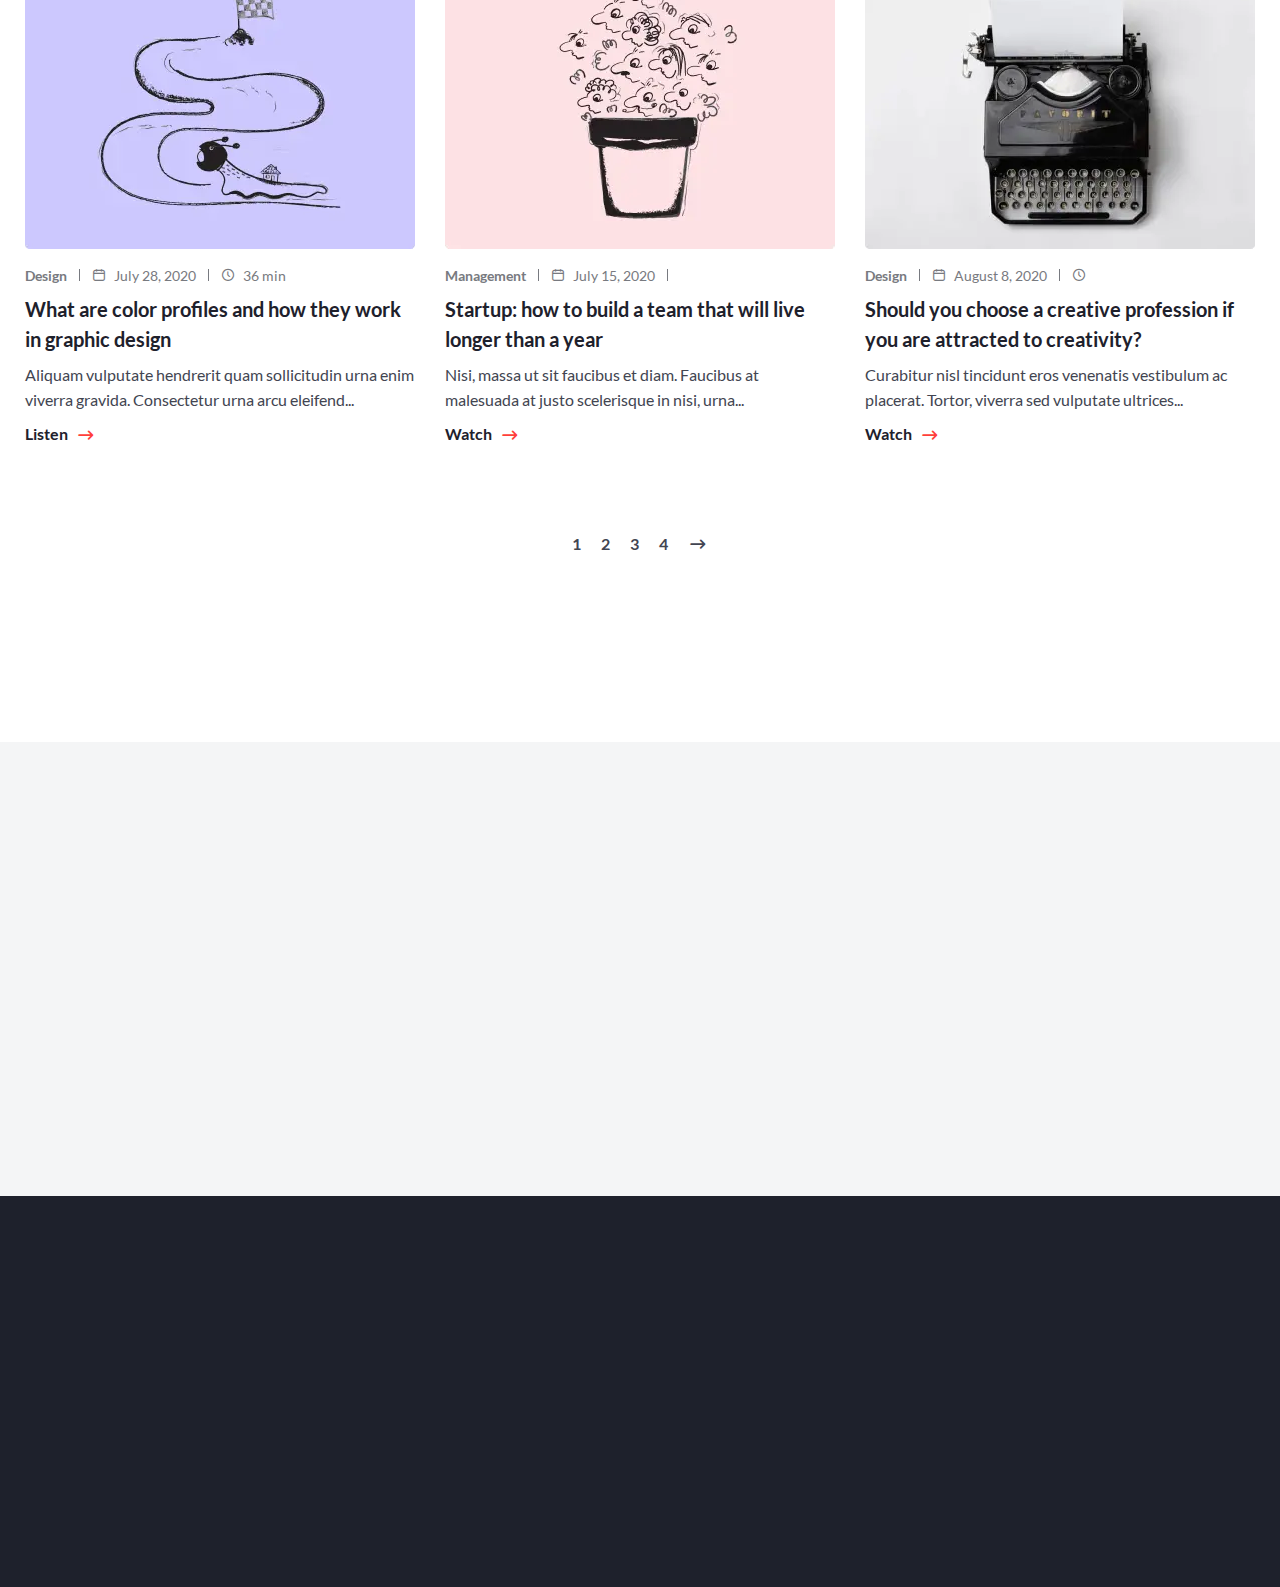
<file: blog.html>
<!DOCTYPE html>
<html lang="en">

<head>
	<title>Blog</title>
	<meta charset="UTF-8" />
	<meta name="format-detection" content="telephone=no" />
	<style>
		body {
			opacity: 0;
		}
	</style>
	<link rel="stylesheet" href="css/style.min.css?_v=20240106144031" />
	<link rel="shortcut icon" href="img/icon__logo/logo.svg" />
	<!-- <meta name="robots" content="noindex, nofollow"> -->
	<meta name="viewport" content="width=device-width, initial-scale=1.0" />
</head>

<body>
	<div class="wrapper">
		<header class="header">
			<div class="header__container">
				<a href="index.html" class="header__logo">
					<img src="img/header/logo.svg" alt="logo" />
				</a>
				<div class="header__menu menu">
					<nav class="menu__body">
						<ul class="menu__list">
							<li class="menu__item">
								<a href="about-us.html" class="menu__link nav-header__link">About Us</a>
							</li>
							<li class="menu__item">
								<a href="courses.html" class="menu__link nav-header__link">Courses</a>
							</li>
							<li class="menu__item"><a href="events-column.html" class="menu__link">Events</a></li>
							<li class="menu__item"><a href="blog.html" class="menu__link">Blog</a></li>
							<li class="menu__item"><a href="contact.html" class="menu__link">Contacts</a></li>
						</ul>
					</nav>
				</div>
				<div class="header__actions actions-header">
					<a data-da=".menu__body, 550" href="#" class="actions-header__button button"><span>Get consultation</span></a>
					<a data-popup="#search" data-da=".menu__body, 390" href="#" class="actions-header__auth">
						<span class="_icon-profile">Log in / Register</span>
					</a>
				</div>
				<button type="button" class="menu__icon icon-menu"><span></span></button>
			</div>
		</header>

		<main class="page-blog">
			<section data-watch class="page-blog__journal journal-blog">
				<div class="journal-blog__container">
					<div class="journal-blog__title title-container">
						<div class="title-container__subtitle">Our blog</div>
						<h1 class="title-container__title">Createx School Journal</h1>
					</div>
					<div class="journal-blog__actions actions-journal">
						<nav class="actions-journal__buttons">
							<button data-work-type="" class="actions-journal__button active">All</button>
							<button data-work-type="article" class="actions-journal__button _icon-calendar">Articles</button>
							<button data-work-type="video" class="actions-journal__button _icon-play">Videos</button>
							<button data-work-type="podcast" class="actions-journal__button _icon-mic">Podcasts</button>
						</nav>
						<form class="actions-journal__form">
							<div class="actions-journal__line">
								<label for="category" class="actions-journal__label">Event category</label>
								<select class="select" name="actions-journal__select" data-class-modif="form">
									<option value="1" selected>all themes</option>
									<option value="2">Onine master-class</option>
									<option value="3">Onine lecture</option>
									<option value="4">Onine workshop</option>
								</select>
							</div>
							<div class="actions-journal__line actions-journal__line--search">
								<input autocomplete="off" type="search" name="search" placeholder="Search event..." class="form-events__input" />
							</div>
						</form>
					</div>
					<div class="journal-blog__cards">
						<article data-work-type="podcast" class="journal-blog__card card-journal">
							<div class="card-journal__image">
								<picture><source srcset="img/page-blog/journal/01.webp" type="image/webp"><img src="img/page-blog/journal/01.jpg" alt="Image" /></picture>
								<span class="_icon-mic">Podcast</span>
							</div>
							<div class="card-journal__body">
								<div class="card-journal__subtitle subtitle-journal-card">
									<span class="subtitle-journal-card__prof">Marketing</span>
									<span class="subtitle-journal-card__line"></span>
									<span class="subtitle-journal-card__date _icon-calendar">September 4, 2020</span>
									<span class="subtitle-journal-card__line"></span>
									<span class="subtitle-journal-card__time _icon-clock">36 min</span>
								</div>
								<h3 class="card-journal__title">What is traffic arbitrage and does it really make money?</h3>
								<div class="card-journal__text">
									Pharetra, ullamcorper iaculis viverra parturient sed id sed. Convallis proin dignissim lacus, purus gravida...
								</div>
								<a href="#" class="card-journal__link">Listen <span class="_icon-right"></span></a>
							</div>
						</article>
						<article data-work-type="article" class="journal-blog__card card-journal">
							<div class="card-journal__image">
								<picture><source srcset="img/page-blog/journal/02.webp" type="image/webp"><img src="img/page-blog/journal/02.jpg" alt="Image" /></picture>
								<span class="_icon-calendar">Article</span>
							</div>
							<div class="card-journal__body">
								<div class="card-journal__subtitle subtitle-journal-card">
									<span class="subtitle-journal-card__prof">Development</span>
									<span class="subtitle-journal-card__line"></span>
									<span class="subtitle-journal-card__date _icon-calendar">September 1, 2020</span>
									<span class="subtitle-journal-card__line"></span>
									<span class="subtitle-journal-card__time"></span>
								</div>
								<h3 class="card-journal__title">How to choose the first programming language for a beginner</h3>
								<div class="card-journal__text">
									Turpis sed at magna laoreet gravida consequat tortor placerat. Gravida vitae aliquet enim egestas dui...
								</div>
								<a href="#" class="card-journal__link">Read <span class="_icon-right"></span></a>
							</div>
						</article>
						<article data-work-type="video" class="journal-blog__card card-journal">
							<div class="card-journal__image">
								<picture><source srcset="img/page-blog/journal/03.webp" type="image/webp"><img src="img/page-blog/journal/03.jpg" alt="Image" /></picture>
								<span class="_icon-play">Video</span>
							</div>
							<div class="card-journal__body">
								<div class="card-journal__subtitle subtitle-journal-card">
									<span class="subtitle-journal-card__prof">Design</span>
									<span class="subtitle-journal-card__line"></span>
									<span class="subtitle-journal-card__date _icon-calendar">August 8, 2020</span>
									<span class="subtitle-journal-card__line"></span>
									<span class="subtitle-journal-card__time _icon-clock">40 min</span>
								</div>
								<h3 class="card-journal__title">Should you choose a creative profession if you are attracted to creativity?</h3>
								<div class="card-journal__text">
									Curabitur nisl tincidunt eros venenatis vestibulum ac placerat. Tortor, viverra sed vulputate ultrices...
								</div>
								<a href="#" class="card-journal__link">Watch <span class="_icon-right"></span></a>
							</div>
						</article>
						<article data-work-type="article" class="journal-blog__card card-journal card-journal--long">
							<div class="card-journal__image">
								<picture><source srcset="img/page-blog/journal/04.webp" type="image/webp"><img src="img/page-blog/journal/04.jpg" alt="Image" /></picture>
								<span class="_icon-calendar">Article</span>
							</div>
							<div class="card-journal__body">
								<div class="card-journal__subtitle subtitle-journal-card">
									<span class="subtitle-journal-card__prof">HR & Recruting</span>
									<span class="subtitle-journal-card__line"></span>
									<span class="subtitle-journal-card__date _icon-calendar">August 3, 2020</span>
									<span class="subtitle-journal-card__line"></span>
									<span class="subtitle-journal-card__time"></span>
								</div>
								<h3 class="card-journal__title">HR statistics: job search, interviews, hiring and recruiting</h3>
								<div class="card-journal__text">
									Massa, lectus nibh consectetur aliquet nunc risus aenean. Leo hac netus bibendum diam adipiscing aenean nisl. Molestie
									nullam ante mattis ac sit vitae pellentesque mi etiam. Morbi commodo tempor, massa vivamus. A molestie id semper
									fermentum pretium...
								</div>
								<a href="#" class="card-journal__link">Read <span class="_icon-right"></span></a>
							</div>
						</article>
						<article data-work-type="video" class="journal-blog__card card-journal">
							<div class="card-journal__image">
								<picture><source srcset="img/page-blog/journal/05.webp" type="image/webp"><img src="img/page-blog/journal/05.jpg" alt="Image" /></picture>
								<span class="_icon-play">Video</span>
							</div>
							<div class="card-journal__body">
								<div class="card-journal__subtitle subtitle-journal-card">
									<span class="subtitle-journal-card__prof">Management</span>
									<span class="subtitle-journal-card__line"></span>
									<span class="subtitle-journal-card__date _icon-calendar">August 2, 2020</span>
									<span class="subtitle-journal-card__line"></span>
									<span class="subtitle-journal-card__time _icon-clock">45 min</span>
								</div>
								<h3 class="card-journal__title">What to do and who to talk to if you want to get feedback on the product</h3>
								<div class="card-journal__text">
									Neque a, senectus consectetur odio in aliquet nec eu. Ultricies ac nibh urna urna sagittis faucibus. Curabitur nisl
									tincidunt eros venenatis...
								</div>
								<a href="#" class="card-journal__link">Watch <span class="_icon-right"></span></a>
							</div>
						</article>
						<article data-work-type="podcast" class="journal-blog__card card-journal">
							<div class="card-journal__image">
								<picture><source srcset="img/page-blog/journal/06.webp" type="image/webp"><img src="img/page-blog/journal/06.jpg" alt="Image" /></picture>
								<span class="_icon-mic">Podcast</span>
							</div>
							<div class="card-journal__body">
								<div class="card-journal__subtitle subtitle-journal-card">
									<span class="subtitle-journal-card__prof">Design</span>
									<span class="subtitle-journal-card__line"></span>
									<span class="subtitle-journal-card__date _icon-calendar">July 28, 2020</span>
									<span class="subtitle-journal-card__line"></span>
									<span class="subtitle-journal-card__time _icon-clock">36 min</span>
								</div>
								<h3 class="card-journal__title">What are color profiles and how they work in graphic design</h3>
								<div class="card-journal__text">
									Aliquam vulputate hendrerit quam sollicitudin urna enim viverra gravida. Consectetur urna arcu eleifend...
								</div>
								<a href="#" class="card-journal__link">Listen <span class="_icon-right"></span></a>
							</div>
						</article>
						<article data-work-type="video" class="journal-blog__card card-journal">
							<div class="card-journal__image">
								<picture><source srcset="img/page-blog/journal/07.webp" type="image/webp"><img src="img/page-blog/journal/07.jpg" alt="Image" /></picture>
								<span class="_icon-play">Video</span>
							</div>
							<div class="card-journal__body">
								<div class="card-journal__subtitle subtitle-journal-card">
									<span class="subtitle-journal-card__prof">Management</span>
									<span class="subtitle-journal-card__line"></span>
									<span class="subtitle-journal-card__date _icon-calendar">July 15, 2020</span>
									<span class="subtitle-journal-card__line"></span>
									<span class="subtitle-journal-card__time"></span>
								</div>
								<h3 class="card-journal__title">Startup: how to build a team that will live longer than a year</h3>
								<div class="card-journal__text">
									Nisi, massa ut sit faucibus et diam. Faucibus at malesuada at justo scelerisque in nisi, urna...
								</div>
								<a href="#" class="card-journal__link">Watch <span class="_icon-right"></span></a>
							</div>
						</article>
						<article data-work-type="article" class="journal-blog__card card-journal">
							<div class="card-journal__image">
								<picture><source srcset="img/page-blog/journal/08.webp" type="image/webp"><img src="img/page-blog/journal/08.jpg" alt="Image" /></picture>
								<span class="_icon-calendar">Video</span>
							</div>
							<div class="card-journal__body">
								<div class="card-journal__subtitle subtitle-journal-card">
									<span class="subtitle-journal-card__prof">Design</span>
									<span class="subtitle-journal-card__line"></span>
									<span class="subtitle-journal-card__date _icon-calendar">August 8, 2020</span>
									<span class="subtitle-journal-card__line"></span>
									<span class="subtitle-journal-card__time _icon-clock"></span>
								</div>
								<h3 class="card-journal__title">Should you choose a creative profession if you are attracted to creativity?</h3>
								<div class="card-journal__text">
									Curabitur nisl tincidunt eros venenatis vestibulum ac placerat. Tortor, viverra sed vulputate ultrices...
								</div>
								<a href="#" class="card-journal__link">Watch <span class="_icon-right"></span></a>
							</div>
						</article>
					</div>
					<div class="journal-blog__count">
						<a href="#">1</a>
						<a href="#">2</a>
						<a href="#">3</a>
						<a href="#">4</a>
						<a href="#" class="_icon-right"></a>
					</div>
				</div>
			</section>

			<section data-watch class="page-blog__subscribe subscribe-blog">
				<div class="subscribe-blog__container">
					<div class="subscribe-blog__image">
						<img src="img/page-blog/subscribe/illustration.svg" alt="illustration" />
					</div>
					<div class="subscribe-blog__content">
						<h2 class="subscribe-blog__title">Want to get the best articles weekly? Subscribe to our newsletter!</h2>
						<form action="#" class="subscribe-blog__form form-blog">
							<div class="form-blog__row">
								<div class="form-blog__line">
									<input type="email" class="form-blog__input" placeholder="Your working email" />
								</div>
								<button type="submit" class="form-blog__button button"><span>Subscribe</span></button>
							</div>
							<div class="form-blog__line">
								<div class="form-blog__checkbox">
									<input checked type="checkbox" class="form-blog__check" id="check" />
									<label for="check" class="form-blog__label">
										<span>I agree to receive communications from Createx Online School</span>
									</label>
								</div>
							</div>
						</form>
					</div>
				</div>
			</section>
		</main>
		<footer data-watch data-spollers="768,max" class="footer">
			<div class="footer__container">
				<div class="footer__createx createx-footer">
					<div class="createx-footer__logo">
						<picture><source srcset="img/footer/logo.webp" type="image/webp"><img src="img/footer/logo.png" alt="logo-2" /></picture>
					</div>
					<div class="createx-footer__text">
						Createx Online School is a leader in online studying. We have lots of courses and programs from the main market experts. We provide
						relevant approaches to online learning, internships and employment in the largest companies in the country.
					</div>
					<div class="createx-footer__soc">
						<a href="#" class="_icon-facebook"></a>
						<a href="#" class="_icon-twitter"></a>
						<a href="#" class="_icon-youTube"></a>
						<a href="#" class="_icon-telegram"></a>
						<a href="#" class="_icon-instagram"></a>
						<a href="#" class="_icon-linked-In"></a>
					</div>
				</div>

				<div class="footer__navigation navigation-footer">
					<div class="navigation-footer__body">
						<button type="button" data-spoller class="navigation-footer__title">SITE MAP</button>
						<div class="navigation-footer__menu menu-footer">
							<div class="menu-footer__body">
								<ul class="navigation-footer__list">
									<li class="navigation-footer__item"><a href="#" class="navigation-footer__link">About Us</a></li>
									<li class="navigation-footer__item"><a href="#" class="navigation-footer__link">Courses</a></li>
									<li class="navigation-footer__item"><a href="#" class="navigation-footer__link">Events</a></li>
									<li class="navigation-footer__item"><a href="#" class="navigation-footer__link">Blog</a></li>
									<li class="navigation-footer__item"><a href="#" class="navigation-footer__link">Contacts</a></li>
								</ul>
							</div>
						</div>
					</div>
					<div class="navigation-footer__body">
						<button type="button" data-spoller class="navigation-footer__title">COURSES</button>
						<div class="navigation-footer__menu menu-footer">
							<div class="menu-footer__body">
								<ul class="navigation-footer__list">
									<li class="navigation-footer__item"><a href="#" class="navigation-footer__link">Marketing</a></li>
									<li class="navigation-footer__item"><a href="#" class="navigation-footer__link">Management</a></li>
									<li class="navigation-footer__item"><a href="#" class="navigation-footer__link">HR & Recruting</a></li>
									<li class="navigation-footer__item"><a href="#" class="navigation-footer__link">Design</a></li>
									<li class="navigation-footer__item"><a href="#" class="navigation-footer__link">Development</a></li>
								</ul>
							</div>
						</div>
					</div>
					<div class="navigation-footer__body">
						<button type="button" data-spoller class="navigation-footer__title">CONTACT US</button>
						<div class="navigation-footer__menu menu-footer">
							<div class="menu-footer__body">
								<ul class="navigation-footer__list">
									<li class="navigation-footer__item">
										<a href="tel:(405) 555-0128"><span class="_icon-phone">(405) 555-0128</span></a>
									</li>
									<li class="navigation-footer__item">
										<a href="mailto: hello@createx.com"><span class="_icon-mail">hello@createx.com</span></a>
									</li>
								</ul>
							</div>
						</div>
					</div>
				</div>

				<form class="footer__form form-footer">
					<h4 class="form-footer__title">SIGN UP TO OUR NEWSLETTER</h4>
					<div class="form-footer__line">
						<input autocomplete="off" type="email" name="form-footer__input" placeholder="Email address" class="form-footer__input" />
						<button type="submit" class="form-footer__button _icon-right"></button>
					</div>

					<div class="form-footer__text">*Subscribe to our newsletter to receive communications and early updates from Createx SEO Agency.</div>
				</form>
			</div>

			<div class="footer__made made-footer">
				<div class="made-footer__container">
					<div class="made-footer__text">
						<span>© All rights reserved.Made with</span>
						<span class="made-footer__span _icon-heart">by Createx Studio </span>
					</div>
					<div class="made-footer__link">
						<a href="#">GO TO TOP</a>
					</div>
				</div>
			</div>
		</footer>

	</div>

	<div id="search" aria-hidden="true" class="popup">
		<div class="popup__wrapper">
			<div class="popup__content">
				<button data-close type="button" class="popup__close">Close</button>
				<div class="popup__header">
					<h1 class="popup__title">Sign in</h1>
					<div class="popup__popup-text">Sign in to your account using email and password provided during registration.</div>
				</div>
				<form action="#" method="" class="popup__form form-popup">
					<div class="form-popup__line">
						<label for="email" class="popup__label">Email</label>
						<input required autocomplete="off" id="email" type="email" class="popup__input" placeholder="Your working email" />
					</div>
					<div class="form-popup__line">
						<label for="password" class="popup__label">Password</label>
						<input required autocomplete="off" id="password" type="password" class="popup__input" placeholder="Password" />
					</div>
					<div class="form-popup__check check-popup">
						<div class="check-popup__checkbox">
							<input checked id="check" type="checkbox" class="check-popup__input" />
							<label for="check" class="check-popup__label"><span class="check-popup__text">Keep me signed in</span></label>
						</div>
						<a href="#" class="check-popup__link">Forgot password?</a>
					</div>
					<button type="submit" class="popup__button button"><span>Sign in</span></button>
					<div class="popup__subtitle">Don't have an account? <a data-popup="#popup-up" href="#" class="popup__link">Sign up</a></div>
				</form>
				<div class="popup__line"></div>
				<div class="popup__header header-popup">
					<div class="header-popup__text">Or sign in with</div>
					<div class="header-popup__soc">
						<a href="#" class="header-popup__link _icon-facebook"></a>
						<a href="#" class="header-popup__link _icon-google"></a>
						<a href="#" class="header-popup__link _icon-twitter"></a>
						<a href="#" class="header-popup__link _icon-linked-In"></a>
					</div>
				</div>
			</div>
		</div>
	</div>
	<script src="js/app.min.js?_v=20240106144031"></script>
	<div id="popup-up" aria-hidden="true" class="popup">
		<div class="popup__wrapper">
			<div class="popup__content">
				<button data-close type="button" class="popup__close">Close</button>
				<div class="popup__header">
					<h1 class="popup__title">Sign up</h1>
					<div class="popup__popup-text">Registration takes less than a minute but gives you full control over your studying.</div>
				</div>
				<form action="#" method="" class="popup__form form-popup">
					<div class="form-popup__line">
						<label for="text" class="popup__label">Full Name</label>
						<input required autocomplete="off" id="text" type="text" class="popup__input" placeholder="Your full name" />
					</div>
					<div class="form-popup__line">
						<label for="email" class="popup__label">Email</label>
						<input required autocomplete="off" id="email" type="email" class="popup__input" placeholder="Your working email" />
					</div>
					<div class="form-popup__line">
						<label for="password" class="popup__label">Password</label>
						<input required autocomplete="off" id="password" type="password" class="popup__input" placeholder="Password" />
					</div>
					<div class="form-popup__line">
						<label for="conf-password" class="popup__label">Confirm Password</label>
						<input required autocomplete="off" id="conf-password" type="password" class="popup__input" placeholder="Password" />
					</div>
					<div class="form-popup__check check-popup">
						<div class="check-popup__checkbox">
							<input checked id="check" type="checkbox" class="check-popup__input" />
							<label for="check" class="check-popup__label"><span class="check-popup__text">Remember me</span></label>
						</div>
					</div>
					<button type="submit" class="popup__button button"><span>Sign up</span></button>
					<div class="popup__subtitle">Already have an account? <a data-popup="#search" href="#" class="popup__link">Sign in</a></div>
				</form>
				<div class="popup__line"></div>
				<div class="popup__header header-popup">
					<div class="header-popup__text">Or sign in with</div>
					<div class="header-popup__soc">
						<a href="#" class="header-popup__link _icon-facebook"></a>
						<a href="#" class="header-popup__link _icon-google"></a>
						<a href="#" class="header-popup__link _icon-twitter"></a>
						<a href="#" class="header-popup__link _icon-linked-In"></a>
					</div>
				</div>
			</div>
		</div>
	</div>

</body>

</html>
</file>
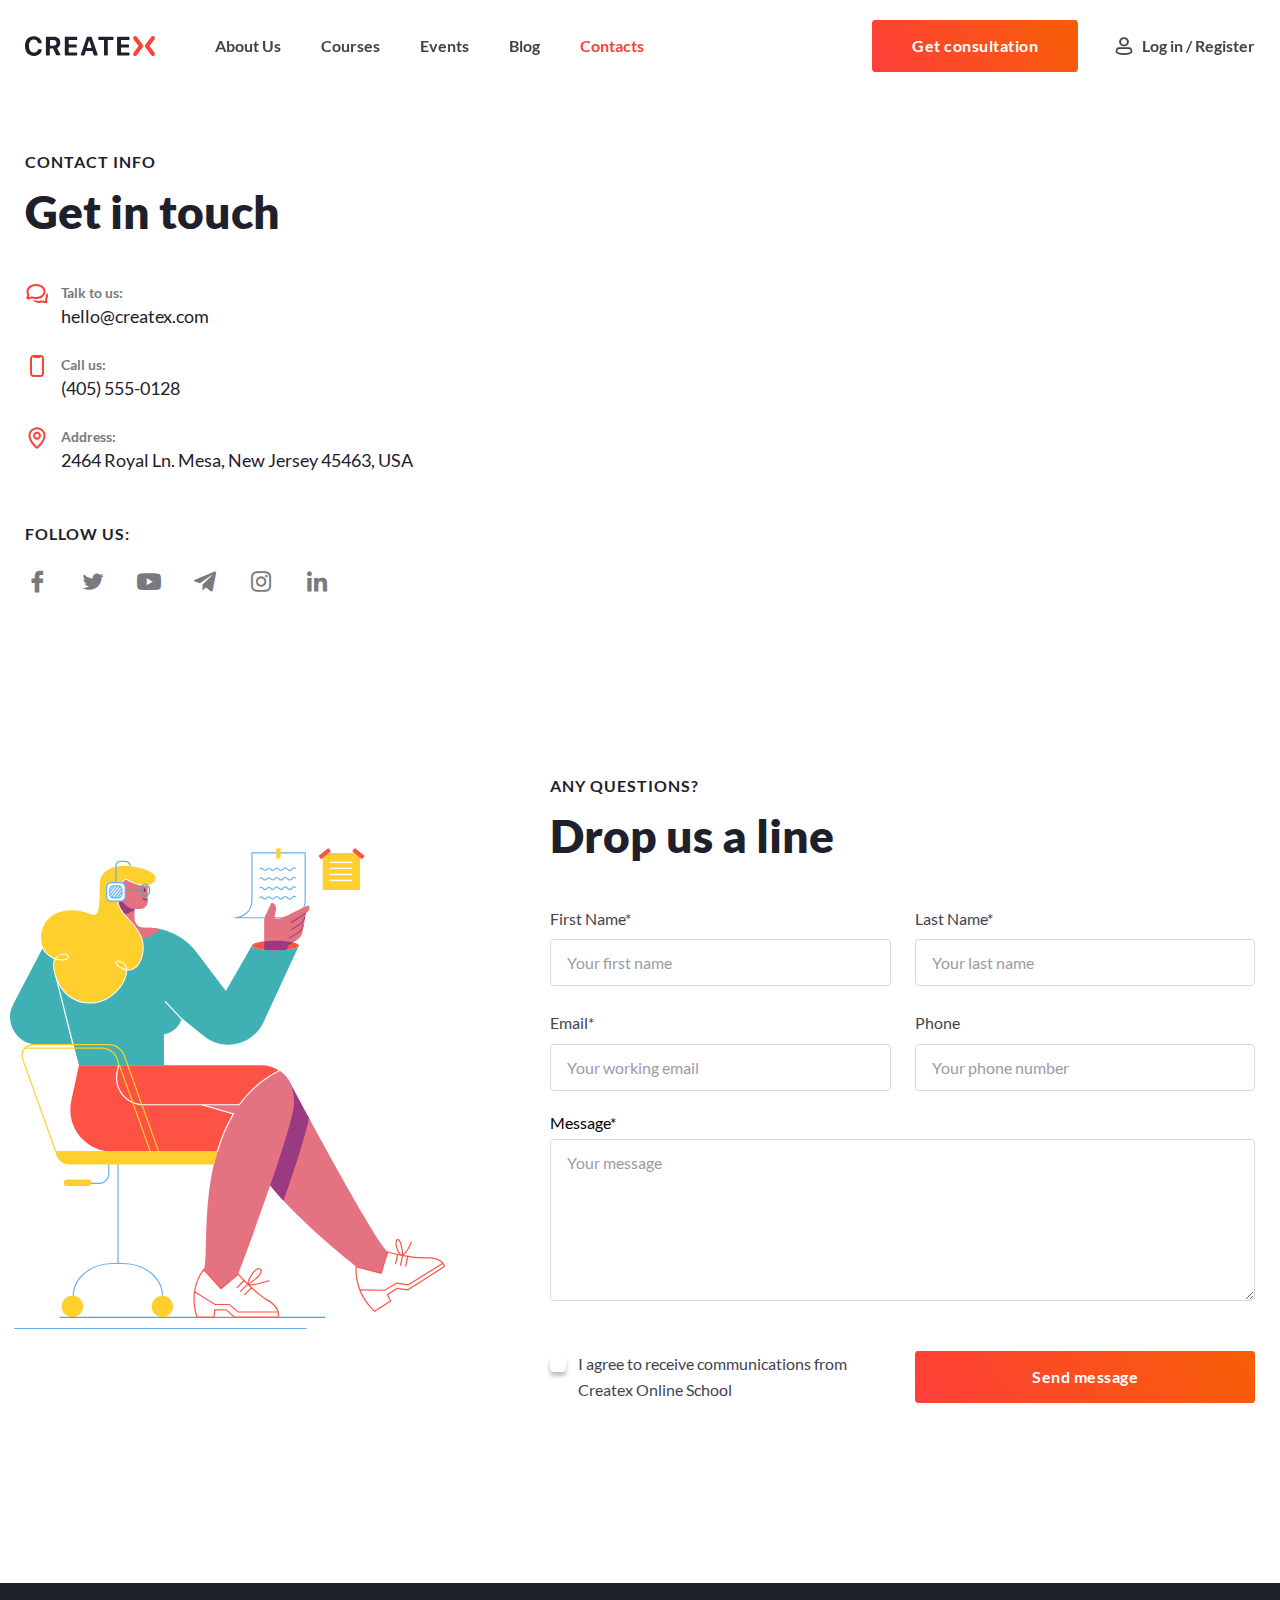
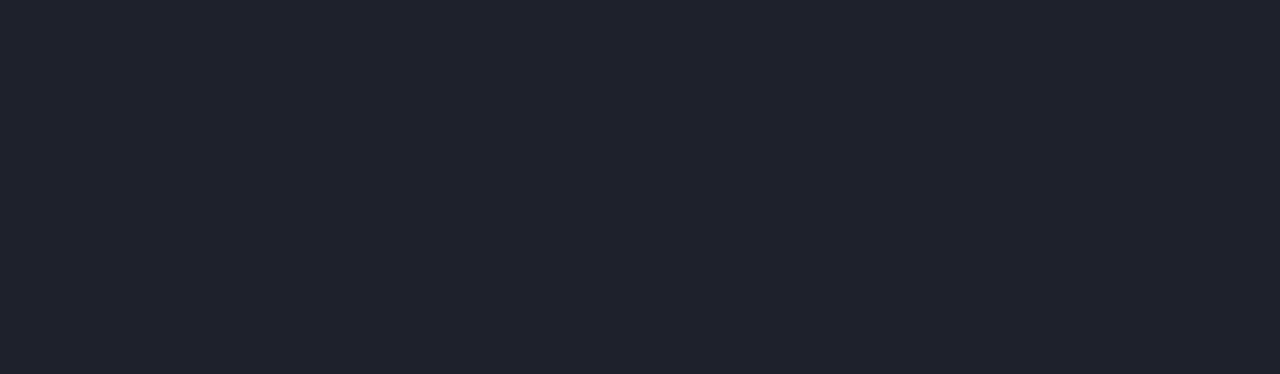
<file: contact.html>
<!DOCTYPE html>
<html lang="en">

<head>
	<title>Contact</title>
	<meta charset="UTF-8" />
	<meta name="format-detection" content="telephone=no" />
	<style>
		body {
			opacity: 0;
		}
	</style>
	<link rel="stylesheet" href="css/style.min.css?_v=20240106144031" />
	<link rel="shortcut icon" href="img/icon__logo/logo.svg" />
	<!-- <meta name="robots" content="noindex, nofollow"> -->
	<meta name="viewport" content="width=device-width, initial-scale=1.0" />
</head>

<body>
	<div class="wrapper">
		<header class="header">
			<div class="header__container">
				<a href="index.html" class="header__logo">
					<img src="img/header/logo.svg" alt="logo" />
				</a>
				<div class="header__menu menu">
					<nav class="menu__body">
						<ul class="menu__list">
							<li class="menu__item">
								<a href="about-us.html" class="menu__link nav-header__link">About Us</a>
							</li>
							<li class="menu__item">
								<a href="courses.html" class="menu__link nav-header__link">Courses</a>
							</li>
							<li class="menu__item"><a href="events-column.html" class="menu__link">Events</a></li>
							<li class="menu__item"><a href="blog.html" class="menu__link">Blog</a></li>
							<li class="menu__item"><a href="contact.html" class="menu__link">Contacts</a></li>
						</ul>
					</nav>
				</div>
				<div class="header__actions actions-header">
					<a data-da=".menu__body, 550" href="#" class="actions-header__button button"><span>Get consultation</span></a>
					<a data-popup="#search" data-da=".menu__body, 390" href="#" class="actions-header__auth">
						<span class="_icon-profile">Log in / Register</span>
					</a>
				</div>
				<button type="button" class="menu__icon icon-menu"><span></span></button>
			</div>
		</header>

		<main class="page-contact">
			<section data-watch class="page-contact__info info-contact">
				<div class="info-contact__container">
					<div class="info-contact__content content-info">
						<div class="content-info__title title-container">
							<div class="title-container__subtitle">Contact info</div>
							<h1 class="title-container__title">Get in touch</h1>
						</div>
						<div class="content-info__body">
							<div class="content-info__item content-info__item--chat">
								<span class="content-info__label">Talk to us:</span>
								<a href="mailto: hello@createx.com" class="content-info__text">hello@createx.com</a>
							</div>
							<div class="content-info__item content-info__item--phone">
								<span class="content-info__label">Call us:</span>
								<a href="tel:(405) 555-0128" class="content-info__text">(405) 555-0128</a>
							</div>
							<div class="content-info__item content-info__item--address">
								<span class="content-info__label">Address:</span>
								<a href="#" class="content-info__text">2464 Royal Ln. Mesa, New Jersey 45463, USA</a>
							</div>
						</div>
						<div class="content-info__actions actions-info">
							<div class="actions-info__subtitle">Follow us:</div>
							<div class="actions-info__links">
								<a href="#" class="actions-info__link _icon-facebook"></a>
								<a href="#" class="actions-info__link _icon-twitter"></a>
								<a href="#" class="actions-info__link _icon-youTube"></a>
								<a href="#" class="actions-info__link _icon-telegram"></a>
								<a href="#" class="actions-info__link _icon-instagram"></a>
								<a href="#" class="actions-info__link _icon-linked-In"></a>
							</div>
						</div>
					</div>
					<div class="info-contact__navigation">
						<iframe src="https://www.google.com/maps/embed?pb=!1m14!1m8!1m3!1d6103.754684661684!2d-74.221404!3d40.1004476!3m2!1i1024!2i768!4f13.1!3m3!1m2!1s0x89c178a49db6ccf3%3A0xd348da6f4d2e5454!2sGeorgian%20Court%20University!5e0!3m2!1suk!2sua!4v1688315720007!5m2!1suk!2sua" width="600" height="450" style="border: 0" allowfullscreen="" loading="lazy" referrerpolicy="no-referrer-when-downgrade"></iframe>
					</div>
				</div>
			</section>
			<section data-watch class="page-contact__drop drop-contact">
				<div class="drop-contact__container">
					<div class="drop-contact__image">
						<img src="img/page-contacts/illustration.svg" alt="illustration" />
					</div>
					<div class="drop-contact__content">
						<div class="drop-contact__title title-container">
							<div class="title-container__subtitle">Any questions?</div>
							<h2 class="title-container__title">Drop us a line</h2>
						</div>
						<form action="#" class="drop-contact__form form-drop">
							<div class="form-drop__body body-drop-form">
								<div class="body-drop-form__line">
									<label for="first-name" class="body-drop-form__label">First Name*</label>
									<input required autocomplete="off" id="first-name" type="text" name="first-name" placeholder="Your first name" class="body-drop-form__input" />
								</div>
								<div class="body-drop-form__line">
									<label for="last-name" class="body-drop-form__label">Last Name*</label>
									<input required autocomplete="off" id="last-name" type="text" name="last-name" placeholder="Your last name" class="body-drop-form__input" />
								</div>
								<div class="body-drop-form__line">
									<label for="email" class="body-drop-form__label">Email*</label>
									<input required autocomplete="off" id="email" type="text" name="email" placeholder="Your working email" class="body-drop-form__input" />
								</div>
								<div class="body-drop-form__line">
									<label for="tel" class="body-drop-form__label">Phone</label>
									<input required autocomplete="off" id="tel" type="tel" name="tel" placeholder="Your phone number" class="body-drop-form__input" />
								</div>
							</div>
							<div class="form-drop__line">
								<label for="area" class="form-drop__label">Message*</label>
								<textarea class="form-drop__textarea" placeholder="Your message" name="area" id="area" cols="30" rows="10"></textarea>
							</div>
							<div class="form-drop__action action-drop">
								<div class="form-drop__checkbox">
									<input checked type="checkbox" class="form-drop__check" id="check" />
									<label for="check" class="form-drop__label">
										<span>I agree to receive communications from Createx Online School</span>
									</label>
								</div>
								<div class="action-drop__button">
									<button type="submit" class="button"><span>Send message</span></button>
								</div>
							</div>
						</form>
					</div>
				</div>
			</section>
		</main>
		<footer data-watch data-spollers="768,max" class="footer">
			<div class="footer__container">
				<div class="footer__createx createx-footer">
					<div class="createx-footer__logo">
						<picture><source srcset="img/footer/logo.webp" type="image/webp"><img src="img/footer/logo.png" alt="logo-2" /></picture>
					</div>
					<div class="createx-footer__text">
						Createx Online School is a leader in online studying. We have lots of courses and programs from the main market experts. We provide
						relevant approaches to online learning, internships and employment in the largest companies in the country.
					</div>
					<div class="createx-footer__soc">
						<a href="#" class="_icon-facebook"></a>
						<a href="#" class="_icon-twitter"></a>
						<a href="#" class="_icon-youTube"></a>
						<a href="#" class="_icon-telegram"></a>
						<a href="#" class="_icon-instagram"></a>
						<a href="#" class="_icon-linked-In"></a>
					</div>
				</div>

				<div class="footer__navigation navigation-footer">
					<div class="navigation-footer__body">
						<button type="button" data-spoller class="navigation-footer__title">SITE MAP</button>
						<div class="navigation-footer__menu menu-footer">
							<div class="menu-footer__body">
								<ul class="navigation-footer__list">
									<li class="navigation-footer__item"><a href="#" class="navigation-footer__link">About Us</a></li>
									<li class="navigation-footer__item"><a href="#" class="navigation-footer__link">Courses</a></li>
									<li class="navigation-footer__item"><a href="#" class="navigation-footer__link">Events</a></li>
									<li class="navigation-footer__item"><a href="#" class="navigation-footer__link">Blog</a></li>
									<li class="navigation-footer__item"><a href="#" class="navigation-footer__link">Contacts</a></li>
								</ul>
							</div>
						</div>
					</div>
					<div class="navigation-footer__body">
						<button type="button" data-spoller class="navigation-footer__title">COURSES</button>
						<div class="navigation-footer__menu menu-footer">
							<div class="menu-footer__body">
								<ul class="navigation-footer__list">
									<li class="navigation-footer__item"><a href="#" class="navigation-footer__link">Marketing</a></li>
									<li class="navigation-footer__item"><a href="#" class="navigation-footer__link">Management</a></li>
									<li class="navigation-footer__item"><a href="#" class="navigation-footer__link">HR & Recruting</a></li>
									<li class="navigation-footer__item"><a href="#" class="navigation-footer__link">Design</a></li>
									<li class="navigation-footer__item"><a href="#" class="navigation-footer__link">Development</a></li>
								</ul>
							</div>
						</div>
					</div>
					<div class="navigation-footer__body">
						<button type="button" data-spoller class="navigation-footer__title">CONTACT US</button>
						<div class="navigation-footer__menu menu-footer">
							<div class="menu-footer__body">
								<ul class="navigation-footer__list">
									<li class="navigation-footer__item">
										<a href="tel:(405) 555-0128"><span class="_icon-phone">(405) 555-0128</span></a>
									</li>
									<li class="navigation-footer__item">
										<a href="mailto: hello@createx.com"><span class="_icon-mail">hello@createx.com</span></a>
									</li>
								</ul>
							</div>
						</div>
					</div>
				</div>

				<form class="footer__form form-footer">
					<h4 class="form-footer__title">SIGN UP TO OUR NEWSLETTER</h4>
					<div class="form-footer__line">
						<input autocomplete="off" type="email" name="form-footer__input" placeholder="Email address" class="form-footer__input" />
						<button type="submit" class="form-footer__button _icon-right"></button>
					</div>

					<div class="form-footer__text">*Subscribe to our newsletter to receive communications and early updates from Createx SEO Agency.</div>
				</form>
			</div>

			<div class="footer__made made-footer">
				<div class="made-footer__container">
					<div class="made-footer__text">
						<span>© All rights reserved.Made with</span>
						<span class="made-footer__span _icon-heart">by Createx Studio </span>
					</div>
					<div class="made-footer__link">
						<a href="#">GO TO TOP</a>
					</div>
				</div>
			</div>
		</footer>

	</div>

	<div id="search" aria-hidden="true" class="popup">
		<div class="popup__wrapper">
			<div class="popup__content">
				<button data-close type="button" class="popup__close">Close</button>
				<div class="popup__header">
					<h1 class="popup__title">Sign in</h1>
					<div class="popup__popup-text">Sign in to your account using email and password provided during registration.</div>
				</div>
				<form action="#" method="" class="popup__form form-popup">
					<div class="form-popup__line">
						<label for="email" class="popup__label">Email</label>
						<input required autocomplete="off" id="email" type="email" class="popup__input" placeholder="Your working email" />
					</div>
					<div class="form-popup__line">
						<label for="password" class="popup__label">Password</label>
						<input required autocomplete="off" id="password" type="password" class="popup__input" placeholder="Password" />
					</div>
					<div class="form-popup__check check-popup">
						<div class="check-popup__checkbox">
							<input checked id="check" type="checkbox" class="check-popup__input" />
							<label for="check" class="check-popup__label"><span class="check-popup__text">Keep me signed in</span></label>
						</div>
						<a href="#" class="check-popup__link">Forgot password?</a>
					</div>
					<button type="submit" class="popup__button button"><span>Sign in</span></button>
					<div class="popup__subtitle">Don't have an account? <a data-popup="#popup-up" href="#" class="popup__link">Sign up</a></div>
				</form>
				<div class="popup__line"></div>
				<div class="popup__header header-popup">
					<div class="header-popup__text">Or sign in with</div>
					<div class="header-popup__soc">
						<a href="#" class="header-popup__link _icon-facebook"></a>
						<a href="#" class="header-popup__link _icon-google"></a>
						<a href="#" class="header-popup__link _icon-twitter"></a>
						<a href="#" class="header-popup__link _icon-linked-In"></a>
					</div>
				</div>
			</div>
		</div>
	</div>
	<script src="js/app.min.js?_v=20240106144031"></script>
	<div id="popup-up" aria-hidden="true" class="popup">
		<div class="popup__wrapper">
			<div class="popup__content">
				<button data-close type="button" class="popup__close">Close</button>
				<div class="popup__header">
					<h1 class="popup__title">Sign up</h1>
					<div class="popup__popup-text">Registration takes less than a minute but gives you full control over your studying.</div>
				</div>
				<form action="#" method="" class="popup__form form-popup">
					<div class="form-popup__line">
						<label for="text" class="popup__label">Full Name</label>
						<input required autocomplete="off" id="text" type="text" class="popup__input" placeholder="Your full name" />
					</div>
					<div class="form-popup__line">
						<label for="email" class="popup__label">Email</label>
						<input required autocomplete="off" id="email" type="email" class="popup__input" placeholder="Your working email" />
					</div>
					<div class="form-popup__line">
						<label for="password" class="popup__label">Password</label>
						<input required autocomplete="off" id="password" type="password" class="popup__input" placeholder="Password" />
					</div>
					<div class="form-popup__line">
						<label for="conf-password" class="popup__label">Confirm Password</label>
						<input required autocomplete="off" id="conf-password" type="password" class="popup__input" placeholder="Password" />
					</div>
					<div class="form-popup__check check-popup">
						<div class="check-popup__checkbox">
							<input checked id="check" type="checkbox" class="check-popup__input" />
							<label for="check" class="check-popup__label"><span class="check-popup__text">Remember me</span></label>
						</div>
					</div>
					<button type="submit" class="popup__button button"><span>Sign up</span></button>
					<div class="popup__subtitle">Already have an account? <a data-popup="#search" href="#" class="popup__link">Sign in</a></div>
				</form>
				<div class="popup__line"></div>
				<div class="popup__header header-popup">
					<div class="header-popup__text">Or sign in with</div>
					<div class="header-popup__soc">
						<a href="#" class="header-popup__link _icon-facebook"></a>
						<a href="#" class="header-popup__link _icon-google"></a>
						<a href="#" class="header-popup__link _icon-twitter"></a>
						<a href="#" class="header-popup__link _icon-linked-In"></a>
					</div>
				</div>
			</div>
		</div>
	</div>

</body>

</html>
</file>
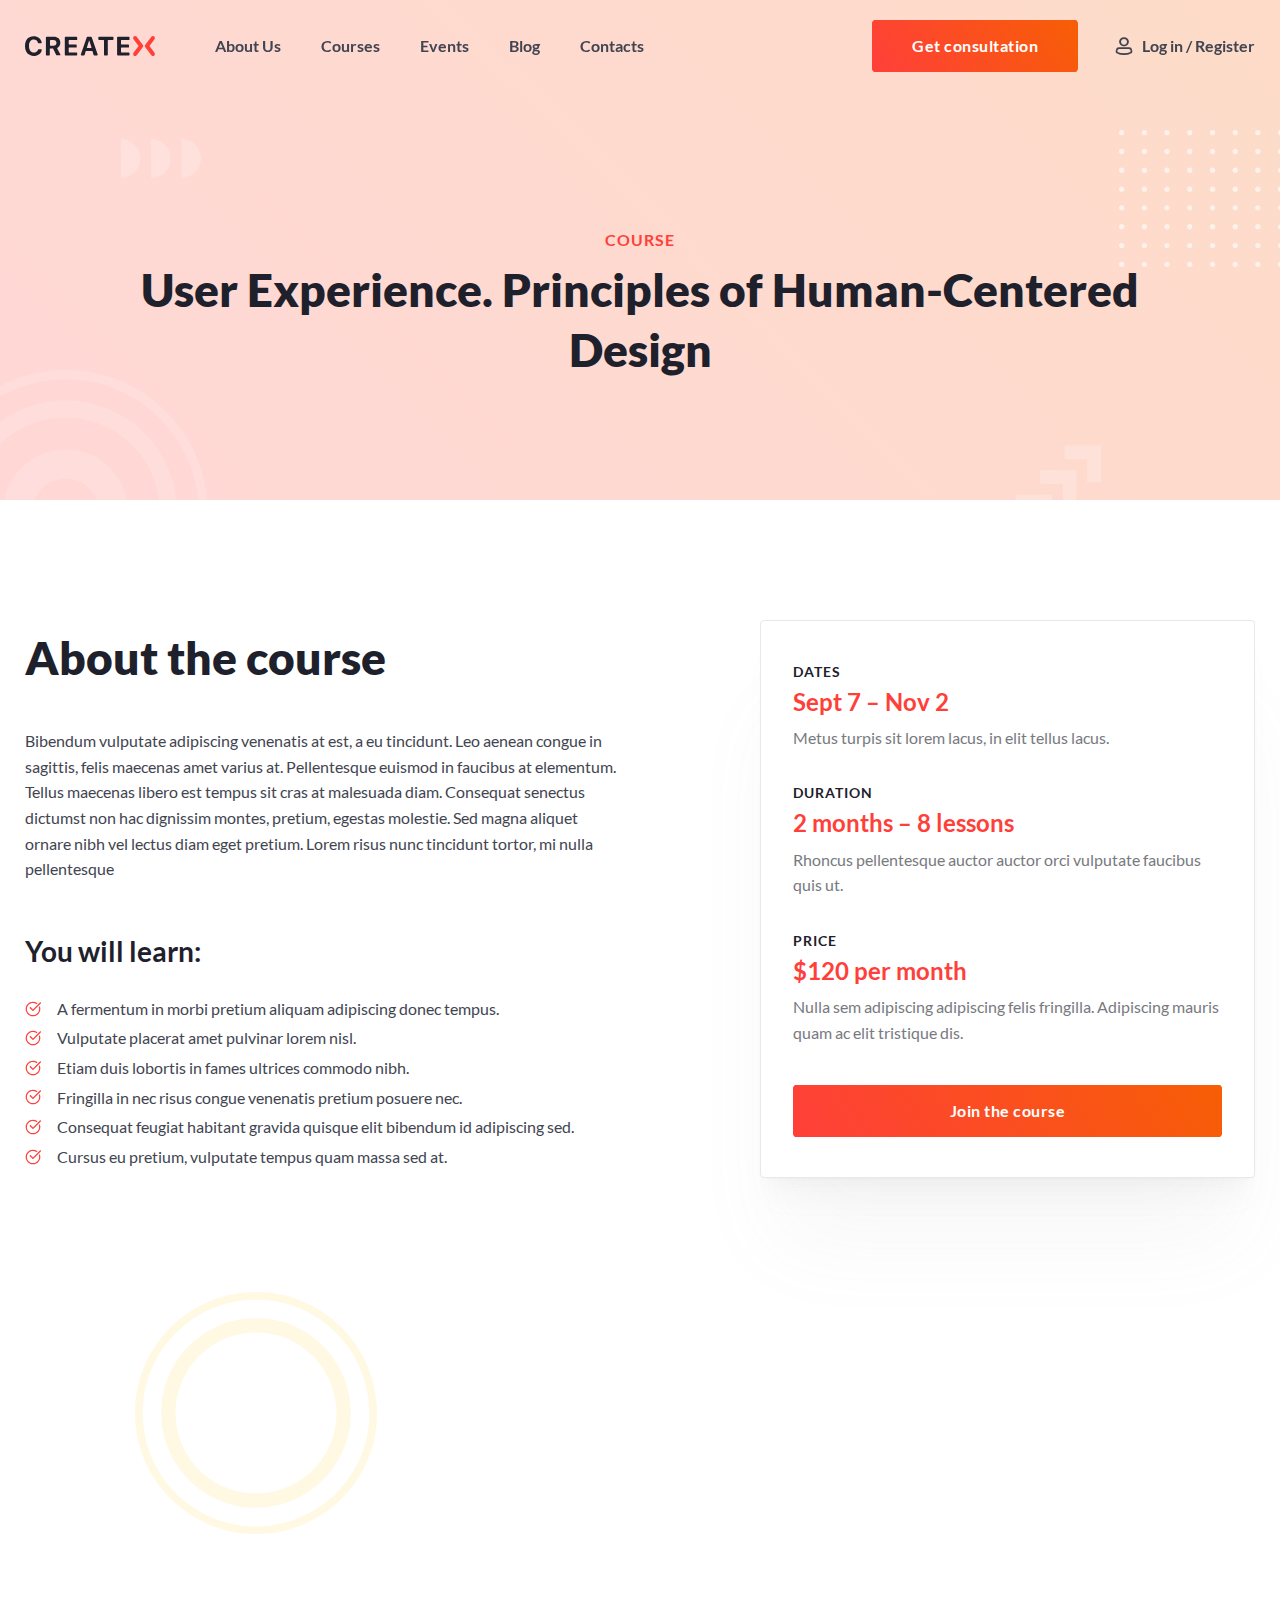
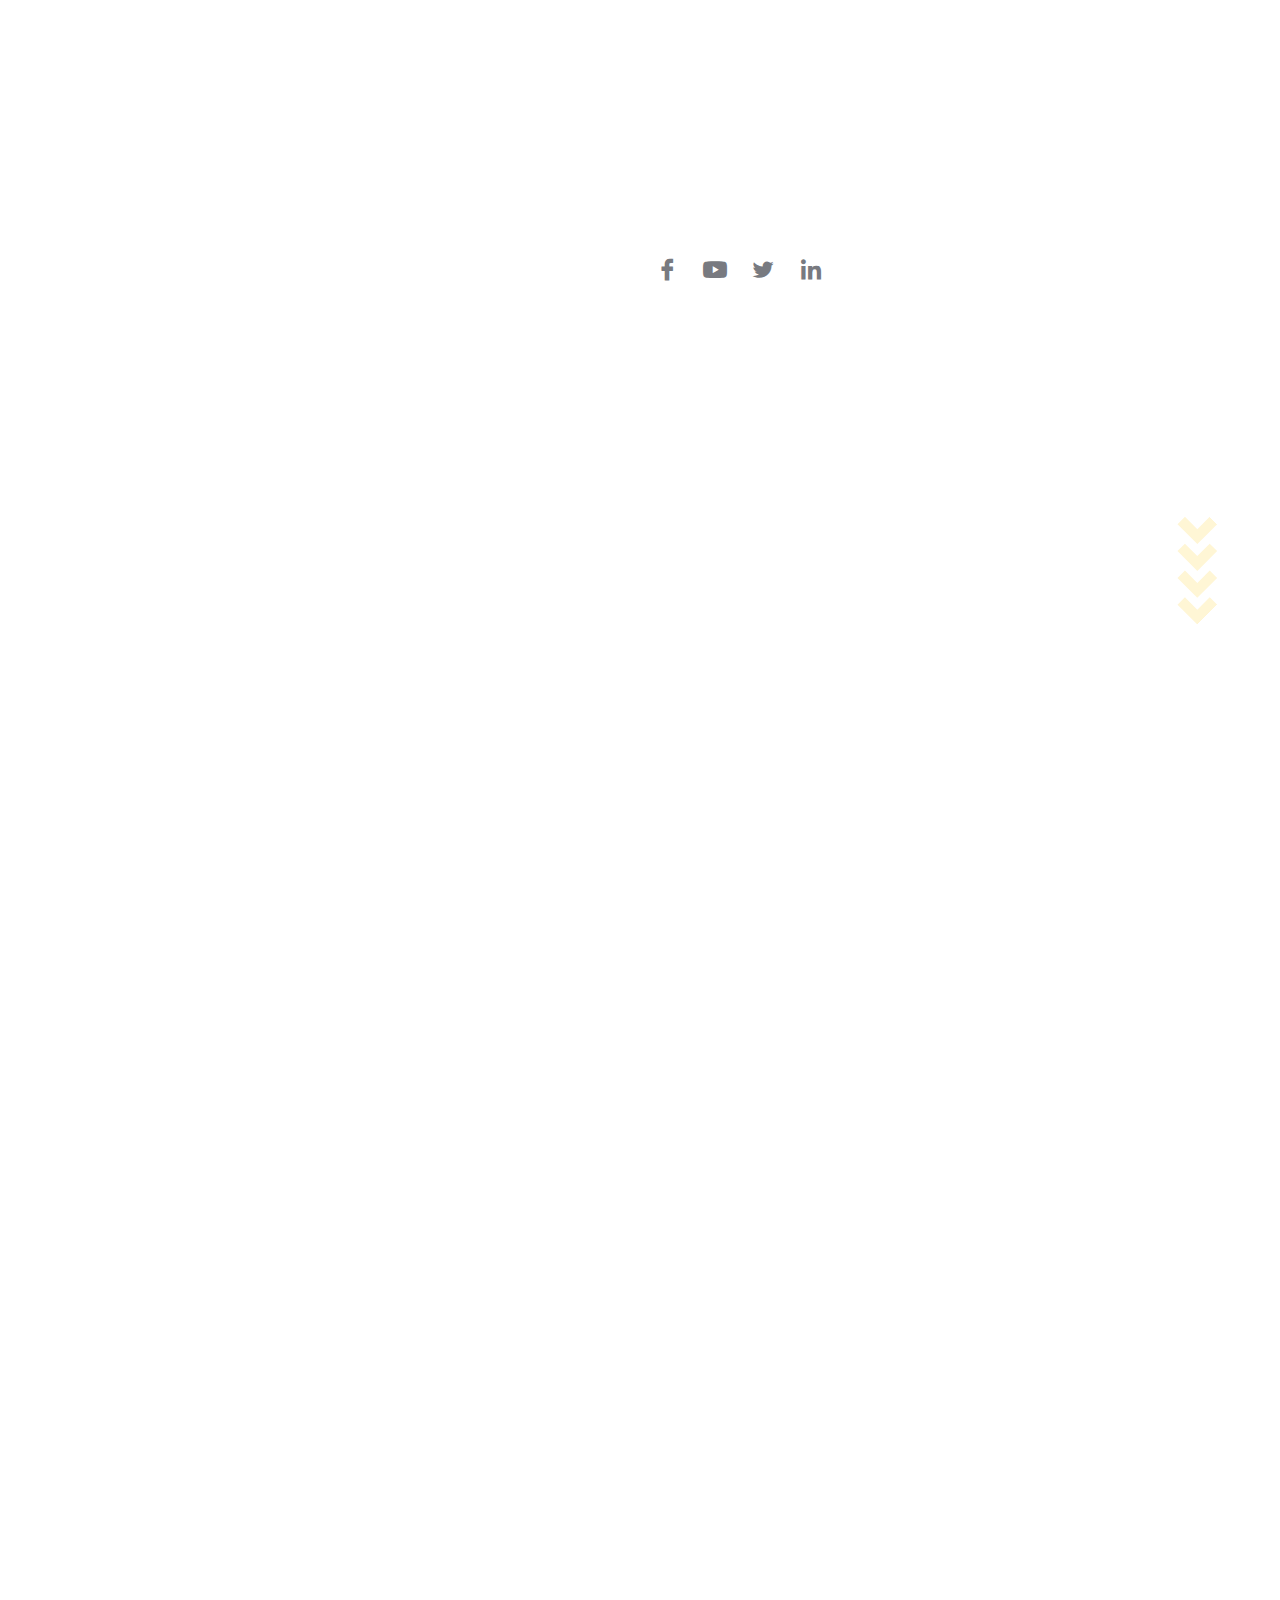
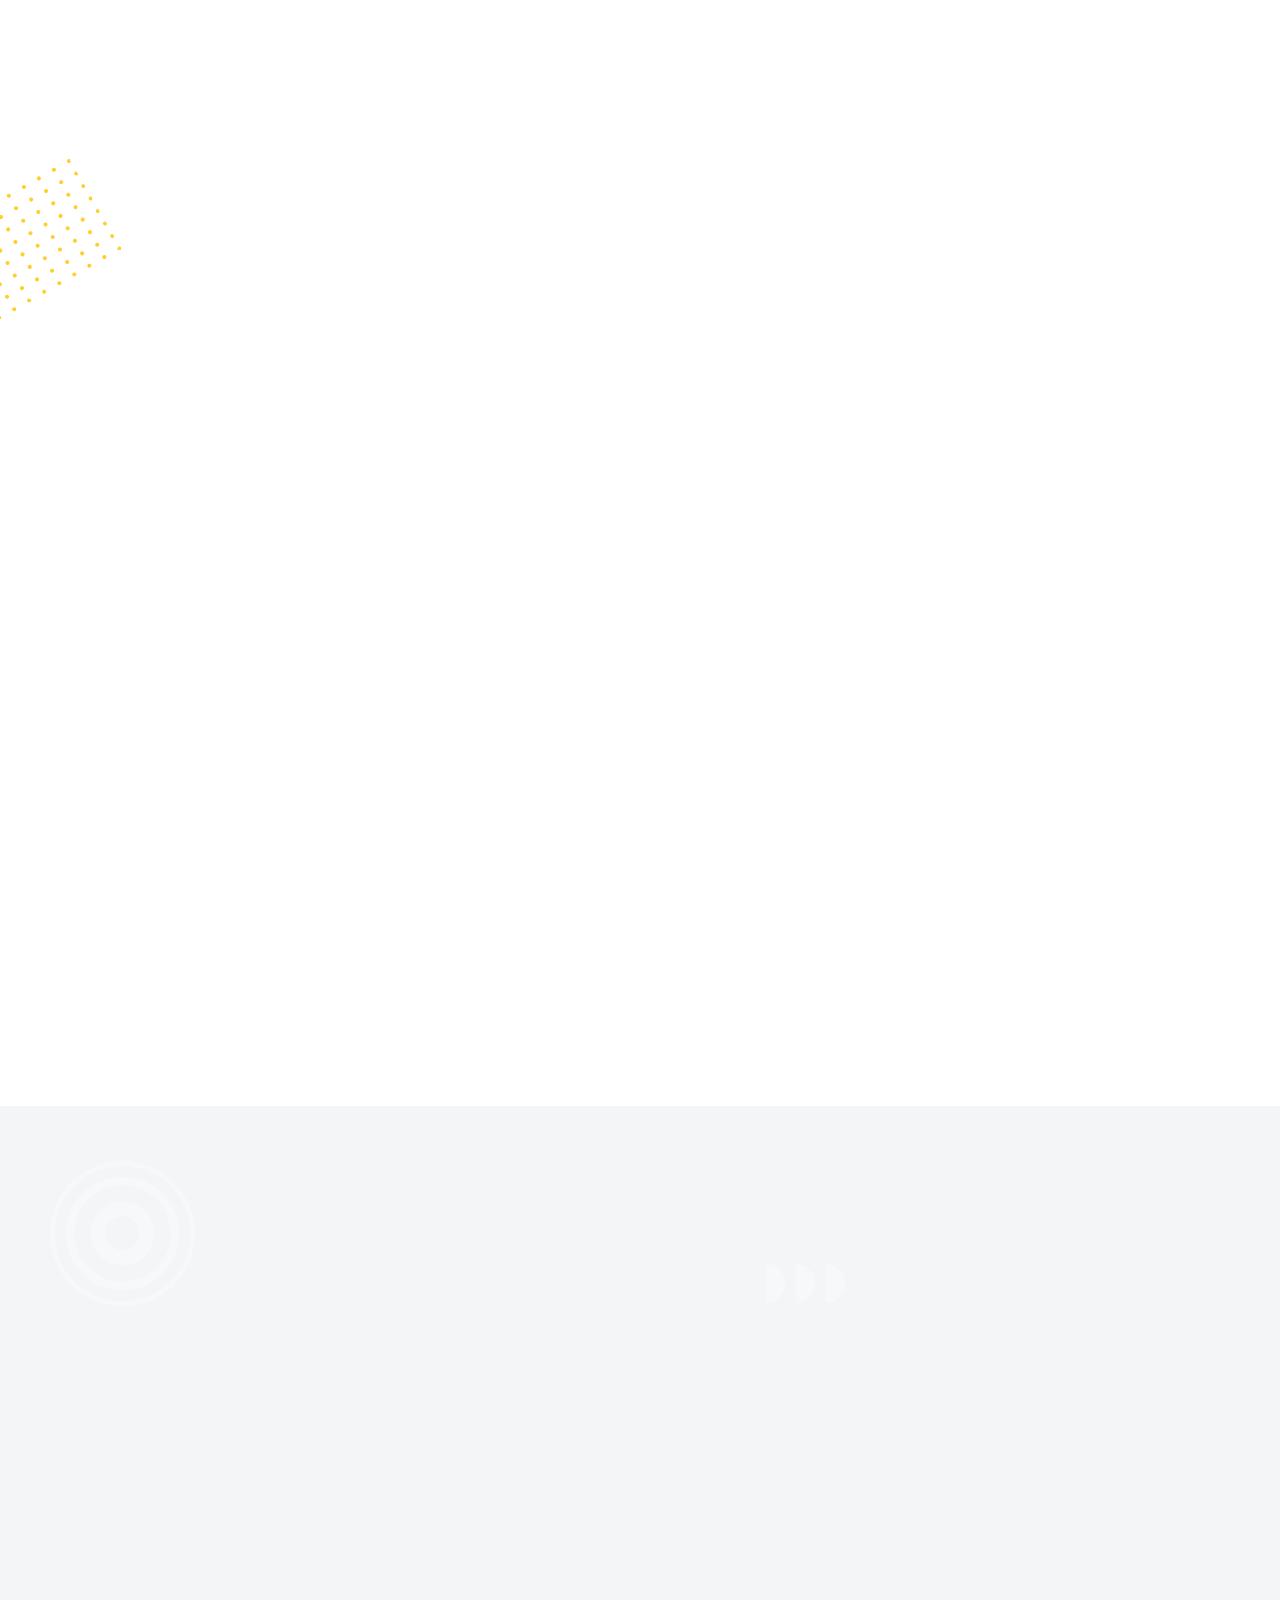
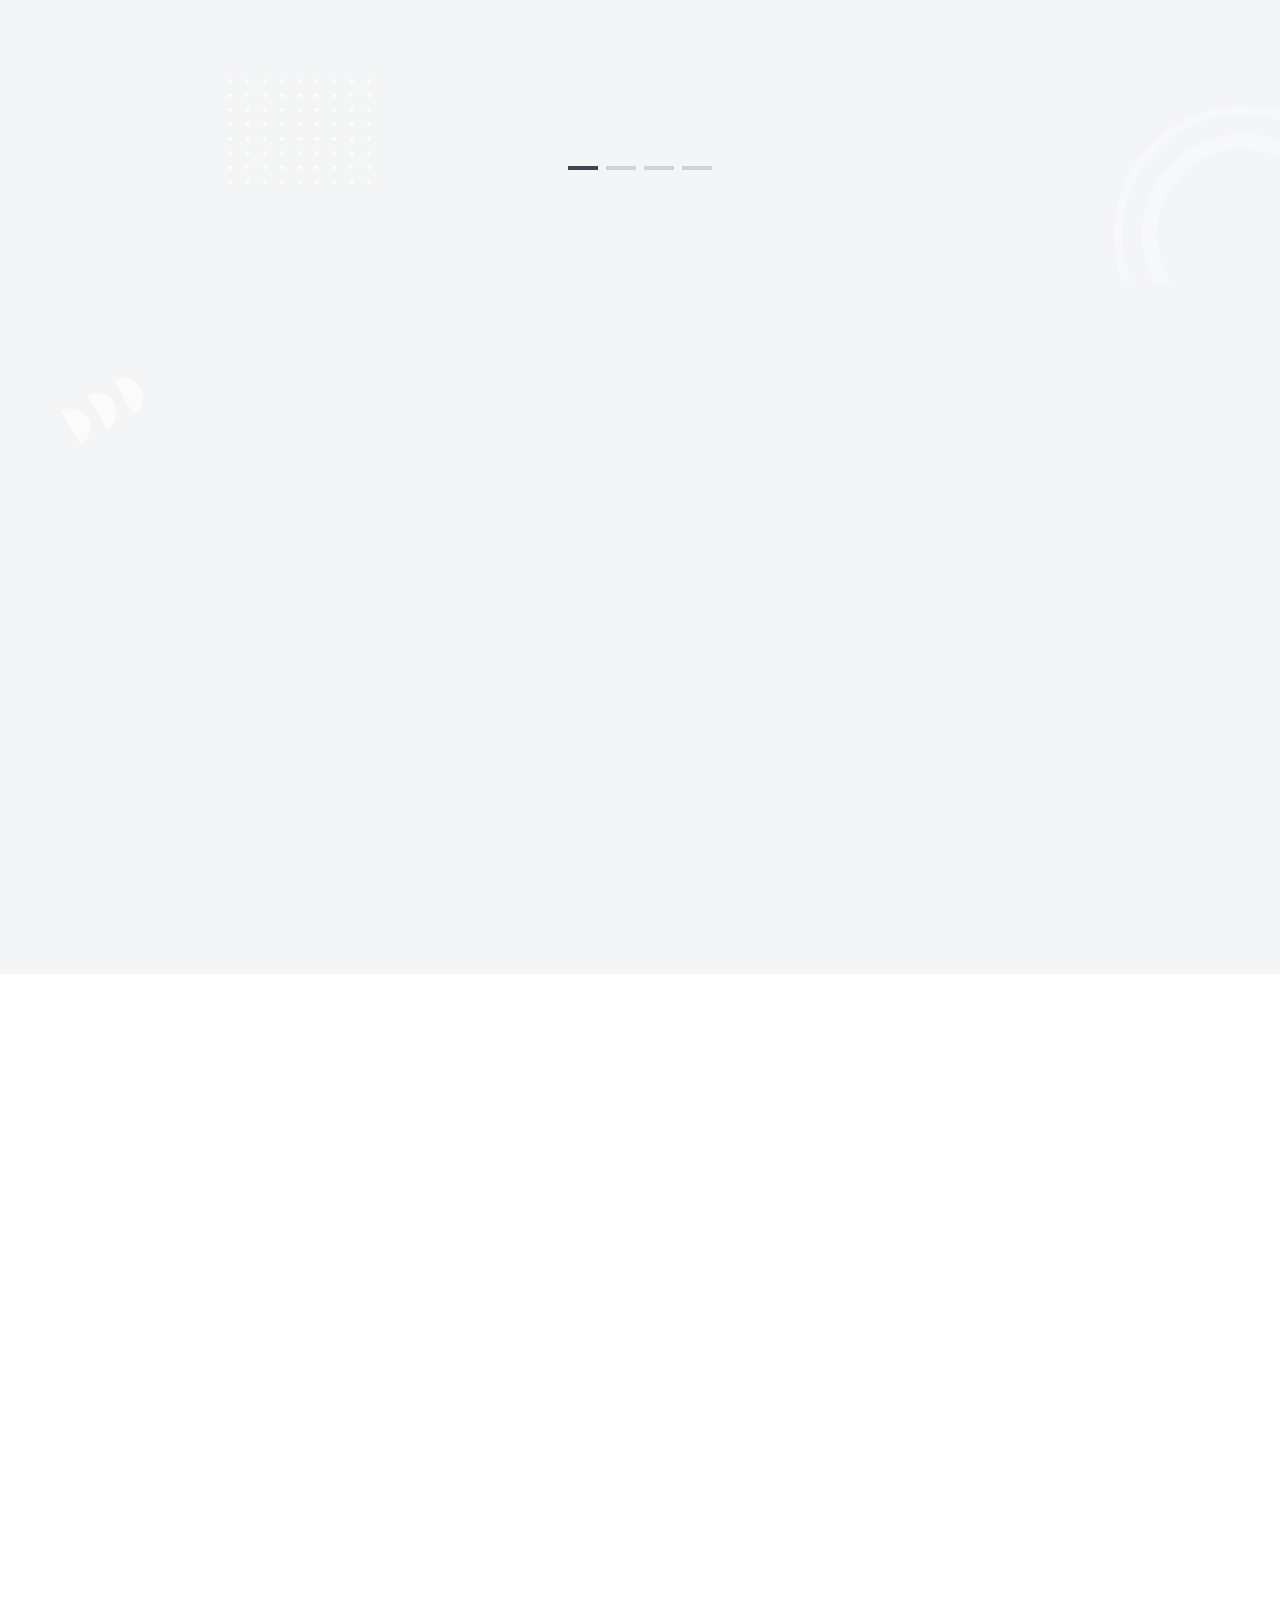
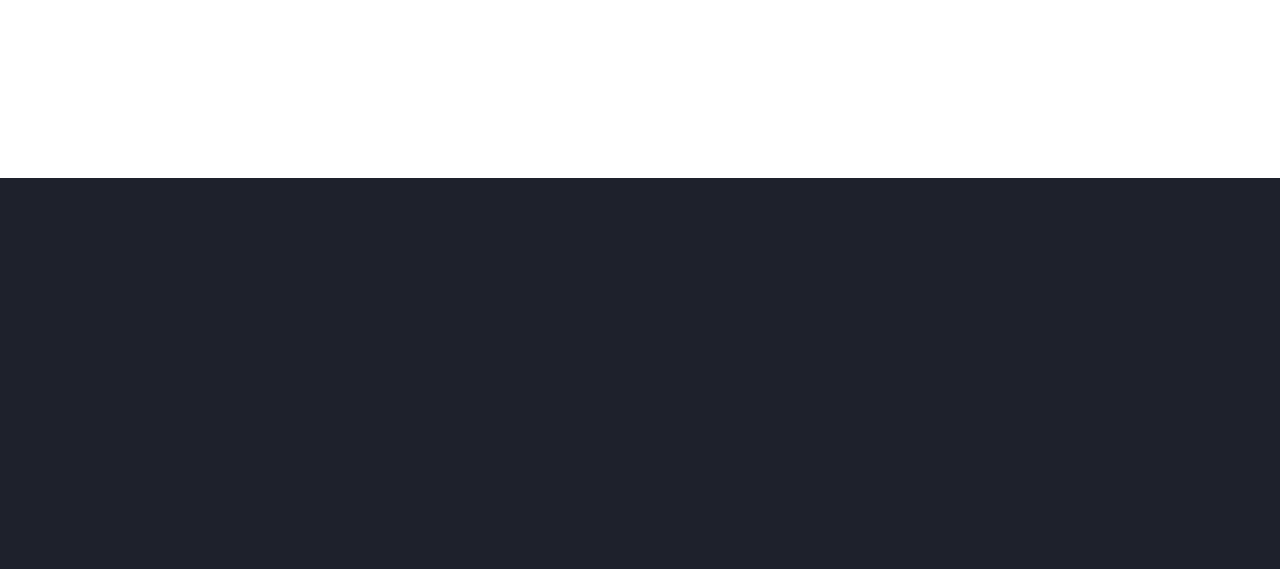
<file: course-01.html>
<!DOCTYPE html>
<html lang="en">

<head>
	<title>Course-01-Page</title>
	<meta charset="UTF-8" />
	<meta name="format-detection" content="telephone=no" />
	<style>
		body {
			opacity: 0;
		}
	</style>
	<link rel="stylesheet" href="css/style.min.css?_v=20240106144031" />
	<link rel="shortcut icon" href="img/icon__logo/logo.svg" />
	<!-- <meta name="robots" content="noindex, nofollow"> -->
	<meta name="viewport" content="width=device-width, initial-scale=1.0" />
</head>

<body>
	<div class="wrapper">
		<header class="header">
			<div class="header__container">
				<a href="index.html" class="header__logo">
					<img src="img/header/logo.svg" alt="logo" />
				</a>
				<div class="header__menu menu">
					<nav class="menu__body">
						<ul class="menu__list">
							<li class="menu__item">
								<a href="about-us.html" class="menu__link nav-header__link">About Us</a>
							</li>
							<li class="menu__item">
								<a href="courses.html" class="menu__link nav-header__link">Courses</a>
							</li>
							<li class="menu__item"><a href="events-column.html" class="menu__link">Events</a></li>
							<li class="menu__item"><a href="blog.html" class="menu__link">Blog</a></li>
							<li class="menu__item"><a href="contact.html" class="menu__link">Contacts</a></li>
						</ul>
					</nav>
				</div>
				<div class="header__actions actions-header">
					<a data-da=".menu__body, 550" href="#" class="actions-header__button button"><span>Get consultation</span></a>
					<a data-popup="#search" data-da=".menu__body, 390" href="#" class="actions-header__auth">
						<span class="_icon-profile">Log in / Register</span>
					</a>
				</div>
				<button type="button" class="menu__icon icon-menu"><span></span></button>
			</div>
		</header>

		<main class="page-course">
			<section data-watch class="page-course__header header-course">
				<div class="header-course__container">
					<div class="header-course__title title-container">
						<div class="title-container__subtitle title-container__subtitle--2">course</div>
						<h1 class="title-container__title">User Experience. Principles of Human-Centered Design</h1>
					</div>
				</div>
				<div class="header-course__decor decor-header">
					<div class="decor-header__item decor-header__item--1"></div>
					<div class="decor-header__item decor-header__item--2"></div>
					<div class="decor-header__item decor-header__item--3"></div>
					<div class="decor-header__item decor-header__item--4"></div>
				</div>
			</section>
			<section data-watch class="page-course__about about-course">
				<div class="about-course__container">
					<div class="about-course__content">
						<div class="about-course__title title-container">
							<h2 class="title-container__title">About the course</h2>
						</div>
						<div class="about-course__text">
							<p>
								Bibendum vulputate adipiscing venenatis at est, a eu tincidunt. Leo aenean congue in sagittis, felis maecenas amet varius
								at. Pellentesque euismod in faucibus at elementum. Tellus maecenas libero est tempus sit cras at malesuada diam. Consequat
								senectus dictumst non hac dignissim montes, pretium, egestas molestie. Sed magna aliquet ornare nibh vel lectus diam eget
								pretium. Lorem risus nunc tincidunt tortor, mi nulla pellentesque
							</p>
						</div>
						<h3 class="about-course__list-title">You will learn:</h3>
						<ul class="about-course__list">
							<li class="about-course__item">A fermentum in morbi pretium aliquam adipiscing donec tempus.</li>
							<li class="about-course__item">Vulputate placerat amet pulvinar lorem nisl.</li>
							<li class="about-course__item">Etiam duis lobortis in fames ultrices commodo nibh.</li>
							<li class="about-course__item">Fringilla in nec risus congue venenatis pretium posuere nec.</li>
							<li class="about-course__item">Consequat feugiat habitant gravida quisque elit bibendum id adipiscing sed.</li>
							<li class="about-course__item">Cursus eu pretium, vulputate tempus quam massa sed at.</li>
						</ul>
					</div>
					<div class="about-course__info">
						<div class="about-course__card card-about-course">
							<div class="card-about-course__body">
								<div class="card-about-course__item">
									<h4 class="card-about-course__title">Dates</h4>
									<div class="card-about-course__date">Sept 7 – Nov 2</div>
									<div class="card-about-course__text">Metus turpis sit lorem lacus, in elit tellus lacus.</div>
								</div>
								<div class="card-about-course__item">
									<h4 class="card-about-course__title">Duration</h4>
									<div class="card-about-course__date">2 months – 8 lessons</div>
									<div class="card-about-course__text">Rhoncus pellentesque auctor auctor orci vulputate faucibus quis ut.</div>
								</div>
								<div class="card-about-course__item">
									<h4 class="card-about-course__title">Price</h4>
									<div class="card-about-course__date">$120 per month</div>
									<div class="card-about-course__text">
										Nulla sem adipiscing adipiscing felis fringilla. Adipiscing mauris quam ac elit tristique dis.
									</div>
								</div>
							</div>
							<button class="about-course__button button"><span>Join the course</span></button>
						</div>
					</div>
				</div>
			</section>
			<section data-watch class="page-course__curator curator">
				<div class="curator__container">
					<div class="curator__image-box">
						<picture><source srcset="img/page-courses/courses/page-course/curator/01.webp" type="image/webp"><img src="img/page-courses/courses/page-course/curator/01.png" alt="curator" /></picture>
					</div>
					<div class="curator__body">
						<div class="curator__title title-container">
							<div class="title-container__subtitle">Course curator</div>
							<div class="title-container__title">Cody Fisher</div>
						</div>
						<div class="curator__content content-curator">
							<div class="content-curator__subtitle">Senior UX designer in IT Product Company</div>
							<ul class="content-curator__list">
								<li class="content-curator__item content-curator__item--1">4.9 rate</li>
								<li class="content-curator__item content-curator__item--2">4 courses</li>
								<li class="content-curator__item content-curator__item--3">350 students</li>
							</ul>
							<div class="content-curator__text">
								Mattis adipiscing aliquam eu proin metus a iaculis faucibus. Tempus curabitur venenatis, vulputate venenatis fermentum
								ante. Nisl, amet id semper semper quis commodo, consequat. Massa rhoncus sit morbi odio. Sit maecenas nibh consectetur vel
								diam. Sem vulputate molestie laoreet at massa sed pharetra. Ac commodo platea id habitasse proin. Nullam sit nec ipsum
								posuere non. Nam vel aliquam tristique sollicitudin interdum quam.
							</div>
							<div class="content-curator__soc">
								<a href="#" class="content-curator__link"><span class="_icon-facebook"></span></a>
								<a href="#" class="content-curator__link"><span class="_icon-youTube"></span></a>
								<a href="#" class="content-curator__link"><span class="_icon-twitter"></span></a>
								<a href="#" class="content-curator__link"><span class="_icon-linked-In"></span></a>
							</div>
						</div>
					</div>
				</div>
				<div class="curator__decor decor-curator">
					<div class="decor-curator__item"></div>
				</div>
			</section>
			<section data-watch class="page-course__steps steps">
				<div class="steps__container">
					<div class="steps__title title-container">
						<div class="title-container__subtitle">Main steps</div>
						<h2 class="title-container__title">Online learning process</h2>
					</div>

					<div class="steps__items">
						<div class="steps__item item-steps">
							<div class="item-steps__num">01</div>
							<h3 class="item-steps__title">Watching online video lectures</h3>
							<div class="item-steps__text">
								Culpa nostrud commodo ea consequat aliquip reprehenderit. Veniam velit nostrud aliquip sunt.
							</div>
						</div>
						<div class="steps__item item-steps">
							<div class="item-steps__num">02</div>
							<h3 class="item-steps__title">Passing test</h3>
							<div class="item-steps__text">
								Anim reprehenderit sint voluptate exercitation adipisicing laborum adipisicing. Minim ad tempor est ea.
							</div>
						</div>
						<div class="steps__item item-steps">
							<div class="item-steps__num">03</div>
							<h3 class="item-steps__title">Curator’s feedback</h3>
							<div class="item-steps__text">
								Adipisicing esse aliqua aliquip qui amet. Aute eiusmod dolore dolore et ad et veniam ad deserunt.
							</div>
						</div>
						<div class="steps__item item-steps">
							<div class="item-steps__num">04</div>
							<h3 class="item-steps__title">Corrections if needed</h3>
							<div class="item-steps__text">
								Sit veniam aute dolore adipisicing nulla sit culpa. Minim mollit voluptate ullamco proident ea ad.
							</div>
						</div>
					</div>
				</div>
				<div class="steps__decor decor-steps">
					<div class="decor-steps__item"></div>
				</div>
			</section>
			<section data-watch class="page-course__discount discount-course">
				<div class="discount-course__container">
					<div class="discount-course__header">
						<h2 class="discount-course__title">20% discount for early birds!</h2>
						<div class="discount-course__date date-discount-course">
							<div class="date-discount-course__column">
								<div class="date-discount-course__value">06</div>
								<div class="date-discount-course__name">Days</div>
							</div>
							<div class="date-discount-course__column">
								<div class="date-discount-course__value">18</div>
								<div class="date-discount-course__name">Hours</div>
							</div>
							<div class="date-discount-course__column">
								<div class="date-discount-course__value">24</div>
								<div class="date-discount-course__name">Mins</div>
							</div>
							<div class="date-discount-course__column">
								<div class="date-discount-course__value">12</div>
								<div class="date-discount-course__name">Sec</div>
							</div>
						</div>
					</div>
					<form action="#" class="discount-course__form form-discount-course">
						<div class="form-discount-course__line">
							<label for="name" class="form-discount-course__label">Full name</label>
							<input autocomplete="off" type="text" id="name" name="name" placeholder="Your full name" class="form-discount-course__input" />
						</div>
						<div class="form-discount-course__line">
							<label for="email" class="form-discount-course__label">Email</label>
							<input autocomplete="off" type="email" id="email" name="email" placeholder="Your working email" class="form-discount-course__input" />
						</div>
						<div class="form-discount-course__line">
							<label for="phone" class="form-discount-course__label">Phone</label>
							<input autocomplete="off" type="tel" id="phone" name="phone" placeholder="Your phone number" class="form-discount-course__input" />
						</div>
						<div class="form-discount-course__action">
							<button type="submit" class="form-discount-course__button button button--medium"><span>Join the course</span></button>
						</div>
					</form>
					<div class="discount-course__decor decor-discount-course">
						<div class="decor-discount-course__item"></div>
					</div>
				</div>
			</section>
			<section data-watch class="page-course__whom whom-course-page">
				<div class="whom-course-page__container">
					<div class="whom-course-page__title title-container">
						<div class="title-container__subtitle">For whom?</div>
						<h2 class="title-container__title">Who will benefit from the course:</h2>
					</div>

					<ul class="whom-course-page__list">
						<li class="whom-course-page__item">Specialists with more than 1 year of active work experience</li>
						<li class="whom-course-page__item">
							Mobile app designers who want to improve their skills in solving business problems, creating and testing human-centered
							interfaces
						</li>
						<li class="whom-course-page__item">Professional designers who want to feel more confident in UX</li>
						<li class="whom-course-page__item">Specialists who would like to structure their knowledge, fill in the gaps</li>
					</ul>
				</div>
				<div class="whom-course-page__decor decor-whom-course">
					<div class="decor-whom-course__item"></div>
				</div>
			</section>
			<section data-watch class="page-course__program program-course-page">
				<div class="program-course-page__container">
					<div class="program-course-page__content content-program-course">
						<div class="content-program-course__title title-container">
							<div class="title-container__subtitle">Course program</div>
							<h2 class="title-container__title">What will you learn</h2>
						</div>
						<div class="program-course-page__spoller spoller-program-course">
							<div data-spollers class="spoller-program-course__item">
								<div data-spoller class="spoller-program-course__title"><span>Lesson 1.</span>Aliquet lectus urna viverra in odio.</div>
								<div class="spoller-program-course__text">
									Nulla amet, sagittis potenti rhoncus sit. Elit lectus nec pulvinar aliquet donec enim, ornare. Lacus facilisi curabitur
									turpis varius mauris. Nisi, tempus risus, odio mi suscipit sed. Curabitur faucibus porttitor quis sem lacus, arcu
									feugiat facilisis. Commodo nunc orci vitae accumsan id.
								</div>
							</div>
							<div data-spollers class="spoller-program-course__item">
								<div data-spoller class="spoller-program-course__title">
									<span>Lesson 2.</span>Orci commodo, viverra orci mollis ut euismod.
								</div>
								<div class="spoller-program-course__text">
									Nulla amet, sagittis potenti rhoncus sit. Elit lectus nec pulvinar aliquet donec enim, ornare. Lacus facilisi curabitur
									turpis varius mauris. Nisi, tempus risus, odio mi suscipit sed. Curabitur faucibus porttitor quis sem lacus, arcu
									feugiat facilisis. Commodo nunc orci vitae accumsan id.
								</div>
							</div>
							<div data-spollers class="spoller-program-course__item">
								<div data-spoller class="spoller-program-course__title">
									<span>Lesson 3.</span>Sagittis vitae facilisi rutrum amet mauris quisque vel.
								</div>
								<div class="spoller-program-course__text">
									Nulla amet, sagittis potenti rhoncus sit. Elit lectus nec pulvinar aliquet donec enim, ornare. Lacus facilisi curabitur
									turpis varius mauris. Nisi, tempus risus, odio mi suscipit sed. Curabitur faucibus porttitor quis sem lacus, arcu
									feugiat facilisis. Commodo nunc orci vitae accumsan id.
								</div>
							</div>
							<div data-spollers class="spoller-program-course__item">
								<div data-spoller class="spoller-program-course__title">
									<span>Lesson 4.</span>In id dolor quis nunc, urna hendrerit pharetra.
								</div>
								<div class="spoller-program-course__text">
									Nulla amet, sagittis potenti rhoncus sit. Elit lectus nec pulvinar aliquet donec enim, ornare. Lacus facilisi curabitur
									turpis varius mauris. Nisi, tempus risus, odio mi suscipit sed. Curabitur faucibus porttitor quis sem lacus, arcu
									feugiat facilisis. Commodo nunc orci vitae accumsan id.
								</div>
							</div>
							<div data-spollers class="spoller-program-course__item">
								<div data-spoller class="spoller-program-course__title"><span>Lesson 5.</span>Est, ut tempus id rutrum facilisi.</div>
								<div class="spoller-program-course__text">
									Nulla amet, sagittis potenti rhoncus sit. Elit lectus nec pulvinar aliquet donec enim, ornare. Lacus facilisi curabitur
									turpis varius mauris. Nisi, tempus risus, odio mi suscipit sed. Curabitur faucibus porttitor quis sem lacus, arcu
									feugiat facilisis. Commodo nunc orci vitae accumsan id.
								</div>
							</div>
							<div data-spollers class="spoller-program-course__item">
								<div data-spoller class="spoller-program-course__title"><span>Lesson 6.</span>Amet nec in pellentesque.</div>
								<div class="spoller-program-course__text">
									Nulla amet, sagittis potenti rhoncus sit. Elit lectus nec pulvinar aliquet donec enim, ornare. Lacus facilisi curabitur
									turpis varius mauris. Nisi, tempus risus, odio mi suscipit sed. Curabitur faucibus porttitor quis sem lacus, arcu
									feugiat facilisis. Commodo nunc orci vitae accumsan id.
								</div>
							</div>
							<div data-spollers class="spoller-program-course__item">
								<div data-spoller class="spoller-program-course__title">
									<span>Lesson 7.</span>Massa vel arcu mauris, id vel rhoncus mattis quis.
								</div>
								<div class="spoller-program-course__text">
									Nulla amet, sagittis potenti rhoncus sit. Elit lectus nec pulvinar aliquet donec enim, ornare. Lacus facilisi curabitur
									turpis varius mauris. Nisi, tempus risus, odio mi suscipit sed. Curabitur faucibus porttitor quis sem lacus, arcu
									feugiat facilisis. Commodo nunc orci vitae accumsan id.
								</div>
							</div>
							<div data-spollers class="spoller-program-course__item">
								<div data-spoller class="spoller-program-course__title"><span>Lesson 8.</span>Neque, cursus sapien nullam id.</div>
								<div class="spoller-program-course__text">
									Nulla amet, sagittis potenti rhoncus sit. Elit lectus nec pulvinar aliquet donec enim, ornare. Lacus facilisi curabitur
									turpis varius mauris. Nisi, tempus risus, odio mi suscipit sed. Curabitur faucibus porttitor quis sem lacus, arcu
									feugiat facilisis. Commodo nunc orci vitae accumsan id.
								</div>
							</div>
						</div>
					</div>
					<div class="program-course-page__image">
						<img src="img/page-courses/courses/page-course/program/illustration.svg" alt="illustration" />
					</div>
				</div>
			</section>
			<section data-watch class="page-course__testimonials testimonials">
				<div class="testimonials__container">
					<div class="testimonials__header title-container">
						<div class="title-container__subtitle">TESTIMONIALS</div>
						<h2 class="title-container__title">What our students say</h2>
					</div>

					<div class="testimonials__swiper swiper">
						<div class="testimonials__wrapper swiper-wrapper">
							<div class="testimonials__slide swiper-slide">
								<div class="swiper-slide__content">
									<div class="swiper-slide__bloquote">
										Lorem ipsum dolor sit amet, consectetur adipiscing elit. Justo, amet lectus quam viverra mus lobortis fermentum amet,
										eu. Pulvinar eu sed purus facilisi. Vitae id turpis tempus ornare turpis quis non. Congue tortor in euismod vulputate
										etiam eros. Pulvinar neque pharetra arcu diam maecenas diam integer in.
									</div>
									<div class="swiper-slide__auth auth-swiper">
										<div class="auth-swiper__photo">
											<picture><source srcset="img/common/testimonials/01.webp" type="image/webp"><img src="img/common/testimonials/01.png" alt="image" /></picture>
										</div>
										<div class="auth-swiper__info">
											<div class="auth-swiper__name">Eleanor Pena</div>
											<div class="auth-swiper__position">Position, Course</div>
										</div>
									</div>
								</div>
							</div>
							<div class="testimonials__slide swiper-slide">
								<div class="swiper-slide__content">
									<div class="swiper-slide__bloquote">
										Lorem ipsum dolor sit amet, consectetur adipiscing elit. Justo, amet lectus quam viverra mus lobortis fermentum amet,
										eu. Pulvinar eu sed purus facilisi. Vitae id turpis tempus ornare turpis quis non. Congue tortor in euismod vulputate
										etiam eros. Pulvinar neque pharetra arcu diam maecenas diam integer in.
									</div>
									<div class="swiper-slide__auth auth-swiper">
										<div class="auth-swiper__photo">
											<picture><source srcset="img/common/testimonials/01.webp" type="image/webp"><img src="img/common/testimonials/01.png" alt="image" /></picture>
										</div>
										<div class="auth-swiper__info">
											<div class="auth-swiper__name">Eleanor Pena</div>
											<div class="auth-swiper__position">Position, Course</div>
										</div>
									</div>
								</div>
							</div>
							<div class="testimonials__slide swiper-slide">
								<div class="swiper-slide__content">
									<div class="swiper-slide__bloquote">
										Lorem ipsum dolor sit amet, consectetur adipiscing elit. Justo, amet lectus quam viverra mus lobortis fermentum amet,
										eu. Pulvinar eu sed purus facilisi. Vitae id turpis tempus ornare turpis quis non. Congue tortor in euismod vulputate
										etiam eros. Pulvinar neque pharetra arcu diam maecenas diam integer in.
									</div>
									<div class="swiper-slide__auth auth-swiper">
										<div class="auth-swiper__photo">
											<picture><source srcset="img/common/testimonials/01.webp" type="image/webp"><img src="img/common/testimonials/01.png" alt="image" /></picture>
										</div>
										<div class="auth-swiper__info">
											<div class="auth-swiper__name">Eleanor Pena</div>
											<div class="auth-swiper__position">Position, Course</div>
										</div>
									</div>
								</div>
							</div>
							<div class="testimonials__slide swiper-slide">
								<div class="swiper-slide__content">
									<div class="swiper-slide__bloquote">
										Lorem ipsum dolor sit amet, consectetur adipiscing elit. Justo, amet lectus quam viverra mus lobortis fermentum amet,
										eu. Pulvinar eu sed purus facilisi. Vitae id turpis tempus ornare turpis quis non. Congue tortor in euismod vulputate
										etiam eros. Pulvinar neque pharetra arcu diam maecenas diam integer in.
									</div>
									<div class="swiper-slide__auth auth-swiper">
										<div class="auth-swiper__photo">
											<picture><source srcset="img/common/testimonials/01.webp" type="image/webp"><img src="img/common/testimonials/01.png" alt="image" /></picture>
										</div>
										<div class="auth-swiper__info">
											<div class="auth-swiper__name">Eleanor Pena</div>
											<div class="auth-swiper__position">Position, Course</div>
										</div>
									</div>
								</div>
							</div>
							<div class="testimonials__slide swiper-slide">
								<div class="swiper-slide__content">
									<div class="swiper-slide__bloquote">
										Lorem ipsum dolor sit amet, consectetur adipiscing elit. Justo, amet lectus quam viverra mus lobortis fermentum amet,
										eu. Pulvinar eu sed purus facilisi. Vitae id turpis tempus ornare turpis quis non. Congue tortor in euismod vulputate
										etiam eros. Pulvinar neque pharetra arcu diam maecenas diam integer in.
									</div>
									<div class="swiper-slide__auth auth-swiper">
										<div class="auth-swiper__photo">
											<picture><source srcset="img/common/testimonials/01.webp" type="image/webp"><img src="img/common/testimonials/01.png" alt="image" /></picture>
										</div>
										<div class="auth-swiper__info">
											<div class="auth-swiper__name">Eleanor Pena</div>
											<div class="auth-swiper__position">Position, Course</div>
										</div>
									</div>
								</div>
							</div>
						</div>
						<!-- <div class="testimonials__swiper-pagination swiper-pagination"></div> -->
					</div>
					<div class="testimonials__swiper-pagination swiper-pagination"></div>
					<div class="testimonials__buttons buttons-testimonial">
						<button type="button" class="buttons-testimonial__button buttons-testimonial__button--left">
							<span class="_icon-right"></span>
						</button>
						<button type="button" class="buttons-testimonial__button buttons-testimonial__button--right">
							<span class="_icon-right"></span>
						</button>
					</div>
				</div>
				<div class="testimonials__decor decor-testimonials">
					<div class="decor-testimonials__item decor-testimonials__item--1"></div>
					<div class="decor-testimonials__item decor-testimonials__item--2"></div>
					<div class="decor-testimonials__item decor-testimonials__item--3"></div>
					<div class="decor-testimonials__item decor-testimonials__item--4"></div>
				</div>
			</section>
			<section data-watch class="page-course__register register-course">
				<div class="register-course__container">
					<div class="register-course__image">
						<img src="img/page-courses/courses/page-course/register/illustration.svg" alt="illustration" />
					</div>
					<div class="register-course__body">
						<div class="register-course__title title-container">
							<div class="title-container__subtitle">Leave a request now and get 20% off!</div>
							<h2 class="title-container__title">Register for the course</h2>
						</div>
						<form action="#" class="register-course__form form-register-course">
							<div class="form-register-course__line">
								<label for="name2" class="form-register-course__label">Full Name</label>
								<input autocomplete="off" type="text" name="name" id="name2" placeholder="Your full name" class="form-register-course__input" />
							</div>
							<div class="form-register-course__line">
								<label for="email2" class="form-register-course__label">Email</label>
								<input autocomplete="off" type="text" name="email" id="email2" placeholder="Your working email" class="form-register-course__input" />
							</div>
							<div class="form-register-course__line">
								<label for="phone2" class="form-register-course__label">Phone</label>
								<input autocomplete="off" type="text" name="phone" id="phone2" placeholder="Your phone number" class="form-register-course__input" />
							</div>
							<button type="submit" class="form-register-course__button button"><span>Join the course</span></button>
						</form>
					</div>
				</div>
				<div class="register-course__decor decor-register">
					<div class="decor-register__item"></div>
				</div>
			</section>
			<section data-watch class="page-course__other other-course">
				<div class="other-course__container">
					<div class="other-course__header">
						<div class="other-course__title title-container">
							<div class="title-container__subtitle">Check other courses</div>
							<h2 class="title-container__title">You may also like</h2>
						</div>
						<div class="other-course__actions">
							<button class="other-course__button other-course__button--left _icon-right"></button>
							<button class="other-course__button other-course__button--right _icon-right"></button>
						</div>
					</div>
					<div class="other-course__swiper swiper">
						<div class="other-course__wrapper swiper-wrapper">
							<div class="other-course__slide slide-other swiper-slide">
								<div class="slide-other__body">
									<div class="slide-other__image">
										<picture><source srcset="img/page-courses/courses/page-course/other/01.webp" type="image/webp"><img src="img/page-courses/courses/page-course/other/01.jpg" alt="Image-01" /></picture>
									</div>
									<div class="slide-other__content">
										<span class="slide-other__subtitle slide-other__subtitle--1">Marketing</span>
										<h3 class="slide-other__title"><a href="#">The Ultimate Google Ads Training Course</a></h3>
										<div class="slide-other__price price-item">
											<div class="price-item__value">$100</div>
											<div class="price-item__name">| by Jerome Bell</div>
										</div>
									</div>
								</div>
							</div>
							<div class="other-course__slide slide-other swiper-slide">
								<div class="slide-other__body">
									<div class="slide-other__image">
										<picture><source srcset="img/page-courses/courses/page-course/other/02.webp" type="image/webp"><img src="img/page-courses/courses/page-course/other/02.jpg" alt="Image-02" /></picture>
									</div>
									<div class="slide-other__content">
										<span class="slide-other__subtitle slide-other__subtitle--2">Marketing</span>
										<h3 class="slide-other__title"><a href="#">The Ultimate Google Ads Training Course</a></h3>
										<div class="slide-other__price price-item">
											<div class="price-item__value">$100</div>
											<div class="price-item__name">| by Jerome Bell</div>
										</div>
									</div>
								</div>
							</div>
							<div class="other-course__slide slide-other swiper-slide">
								<div class="slide-other__body">
									<div class="slide-other__image">
										<picture><source srcset="img/page-courses/courses/page-course/other/03.webp" type="image/webp"><img src="img/page-courses/courses/page-course/other/03.jpg" alt="Image-03" /></picture>
									</div>
									<div class="slide-other__content">
										<span class="slide-other__subtitle slide-other__subtitle--3">Management</span>
										<h3 class="slide-other__title"><a href="#">Prduct Management Fundamentals</a></h3>
										<div class="slide-other__price price-item">
											<div class="price-item__value">$480</div>
											<div class="price-item__name">| by Marvin McKinney</div>
										</div>
									</div>
								</div>
							</div>
							<div class="other-course__slide slide-other swiper-slide">
								<div class="slide-other__body">
									<div class="slide-other__image">
										<picture><source srcset="img/page-courses/courses/page-course/other/04.webp" type="image/webp"><img src="img/page-courses/courses/page-course/other/04.jpg" alt="Image-04" /></picture>
									</div>
									<div class="slide-other__content">
										<span class="slide-other__subtitle slide-other__subtitle--4">Management</span>
										<h3 class="slide-other__title"><a href="#">Prduct Management Fundamentals</a></h3>
										<div class="slide-other__price price-item">
											<div class="price-item__value">$480</div>
											<div class="price-item__name">| by Marvin McKinney</div>
										</div>
									</div>
								</div>
							</div>
						</div>
					</div>
					<div class="other-course__view view-other">
						<div class="view-other__question">Do you want more courses?</div>
						<div class="view-other__button">
							<a href="#" class="button"><span>View all courses</span></a>
						</div>
					</div>
				</div>
			</section>
		</main>
		<footer data-watch data-spollers="768,max" class="footer">
			<div class="footer__container">
				<div class="footer__createx createx-footer">
					<div class="createx-footer__logo">
						<picture><source srcset="img/footer/logo.webp" type="image/webp"><img src="img/footer/logo.png" alt="logo-2" /></picture>
					</div>
					<div class="createx-footer__text">
						Createx Online School is a leader in online studying. We have lots of courses and programs from the main market experts. We provide
						relevant approaches to online learning, internships and employment in the largest companies in the country.
					</div>
					<div class="createx-footer__soc">
						<a href="#" class="_icon-facebook"></a>
						<a href="#" class="_icon-twitter"></a>
						<a href="#" class="_icon-youTube"></a>
						<a href="#" class="_icon-telegram"></a>
						<a href="#" class="_icon-instagram"></a>
						<a href="#" class="_icon-linked-In"></a>
					</div>
				</div>

				<div class="footer__navigation navigation-footer">
					<div class="navigation-footer__body">
						<button type="button" data-spoller class="navigation-footer__title">SITE MAP</button>
						<div class="navigation-footer__menu menu-footer">
							<div class="menu-footer__body">
								<ul class="navigation-footer__list">
									<li class="navigation-footer__item"><a href="#" class="navigation-footer__link">About Us</a></li>
									<li class="navigation-footer__item"><a href="#" class="navigation-footer__link">Courses</a></li>
									<li class="navigation-footer__item"><a href="#" class="navigation-footer__link">Events</a></li>
									<li class="navigation-footer__item"><a href="#" class="navigation-footer__link">Blog</a></li>
									<li class="navigation-footer__item"><a href="#" class="navigation-footer__link">Contacts</a></li>
								</ul>
							</div>
						</div>
					</div>
					<div class="navigation-footer__body">
						<button type="button" data-spoller class="navigation-footer__title">COURSES</button>
						<div class="navigation-footer__menu menu-footer">
							<div class="menu-footer__body">
								<ul class="navigation-footer__list">
									<li class="navigation-footer__item"><a href="#" class="navigation-footer__link">Marketing</a></li>
									<li class="navigation-footer__item"><a href="#" class="navigation-footer__link">Management</a></li>
									<li class="navigation-footer__item"><a href="#" class="navigation-footer__link">HR & Recruting</a></li>
									<li class="navigation-footer__item"><a href="#" class="navigation-footer__link">Design</a></li>
									<li class="navigation-footer__item"><a href="#" class="navigation-footer__link">Development</a></li>
								</ul>
							</div>
						</div>
					</div>
					<div class="navigation-footer__body">
						<button type="button" data-spoller class="navigation-footer__title">CONTACT US</button>
						<div class="navigation-footer__menu menu-footer">
							<div class="menu-footer__body">
								<ul class="navigation-footer__list">
									<li class="navigation-footer__item">
										<a href="tel:(405) 555-0128"><span class="_icon-phone">(405) 555-0128</span></a>
									</li>
									<li class="navigation-footer__item">
										<a href="mailto: hello@createx.com"><span class="_icon-mail">hello@createx.com</span></a>
									</li>
								</ul>
							</div>
						</div>
					</div>
				</div>

				<form class="footer__form form-footer">
					<h4 class="form-footer__title">SIGN UP TO OUR NEWSLETTER</h4>
					<div class="form-footer__line">
						<input autocomplete="off" type="email" name="form-footer__input" placeholder="Email address" class="form-footer__input" />
						<button type="submit" class="form-footer__button _icon-right"></button>
					</div>

					<div class="form-footer__text">*Subscribe to our newsletter to receive communications and early updates from Createx SEO Agency.</div>
				</form>
			</div>

			<div class="footer__made made-footer">
				<div class="made-footer__container">
					<div class="made-footer__text">
						<span>© All rights reserved.Made with</span>
						<span class="made-footer__span _icon-heart">by Createx Studio </span>
					</div>
					<div class="made-footer__link">
						<a href="#">GO TO TOP</a>
					</div>
				</div>
			</div>
		</footer>

	</div>
	<script src="js/app.min.js?_v=20240106144031"></script>
	<div id="search" aria-hidden="true" class="popup">
		<div class="popup__wrapper">
			<div class="popup__content">
				<button data-close type="button" class="popup__close">Close</button>
				<div class="popup__header">
					<h1 class="popup__title">Sign in</h1>
					<div class="popup__popup-text">Sign in to your account using email and password provided during registration.</div>
				</div>
				<form action="#" method="" class="popup__form form-popup">
					<div class="form-popup__line">
						<label for="email" class="popup__label">Email</label>
						<input required autocomplete="off" id="email" type="email" class="popup__input" placeholder="Your working email" />
					</div>
					<div class="form-popup__line">
						<label for="password" class="popup__label">Password</label>
						<input required autocomplete="off" id="password" type="password" class="popup__input" placeholder="Password" />
					</div>
					<div class="form-popup__check check-popup">
						<div class="check-popup__checkbox">
							<input checked id="check" type="checkbox" class="check-popup__input" />
							<label for="check" class="check-popup__label"><span class="check-popup__text">Keep me signed in</span></label>
						</div>
						<a href="#" class="check-popup__link">Forgot password?</a>
					</div>
					<button type="submit" class="popup__button button"><span>Sign in</span></button>
					<div class="popup__subtitle">Don't have an account? <a data-popup="#popup-up" href="#" class="popup__link">Sign up</a></div>
				</form>
				<div class="popup__line"></div>
				<div class="popup__header header-popup">
					<div class="header-popup__text">Or sign in with</div>
					<div class="header-popup__soc">
						<a href="#" class="header-popup__link _icon-facebook"></a>
						<a href="#" class="header-popup__link _icon-google"></a>
						<a href="#" class="header-popup__link _icon-twitter"></a>
						<a href="#" class="header-popup__link _icon-linked-In"></a>
					</div>
				</div>
			</div>
		</div>
	</div>

</body>

</html>
</file>
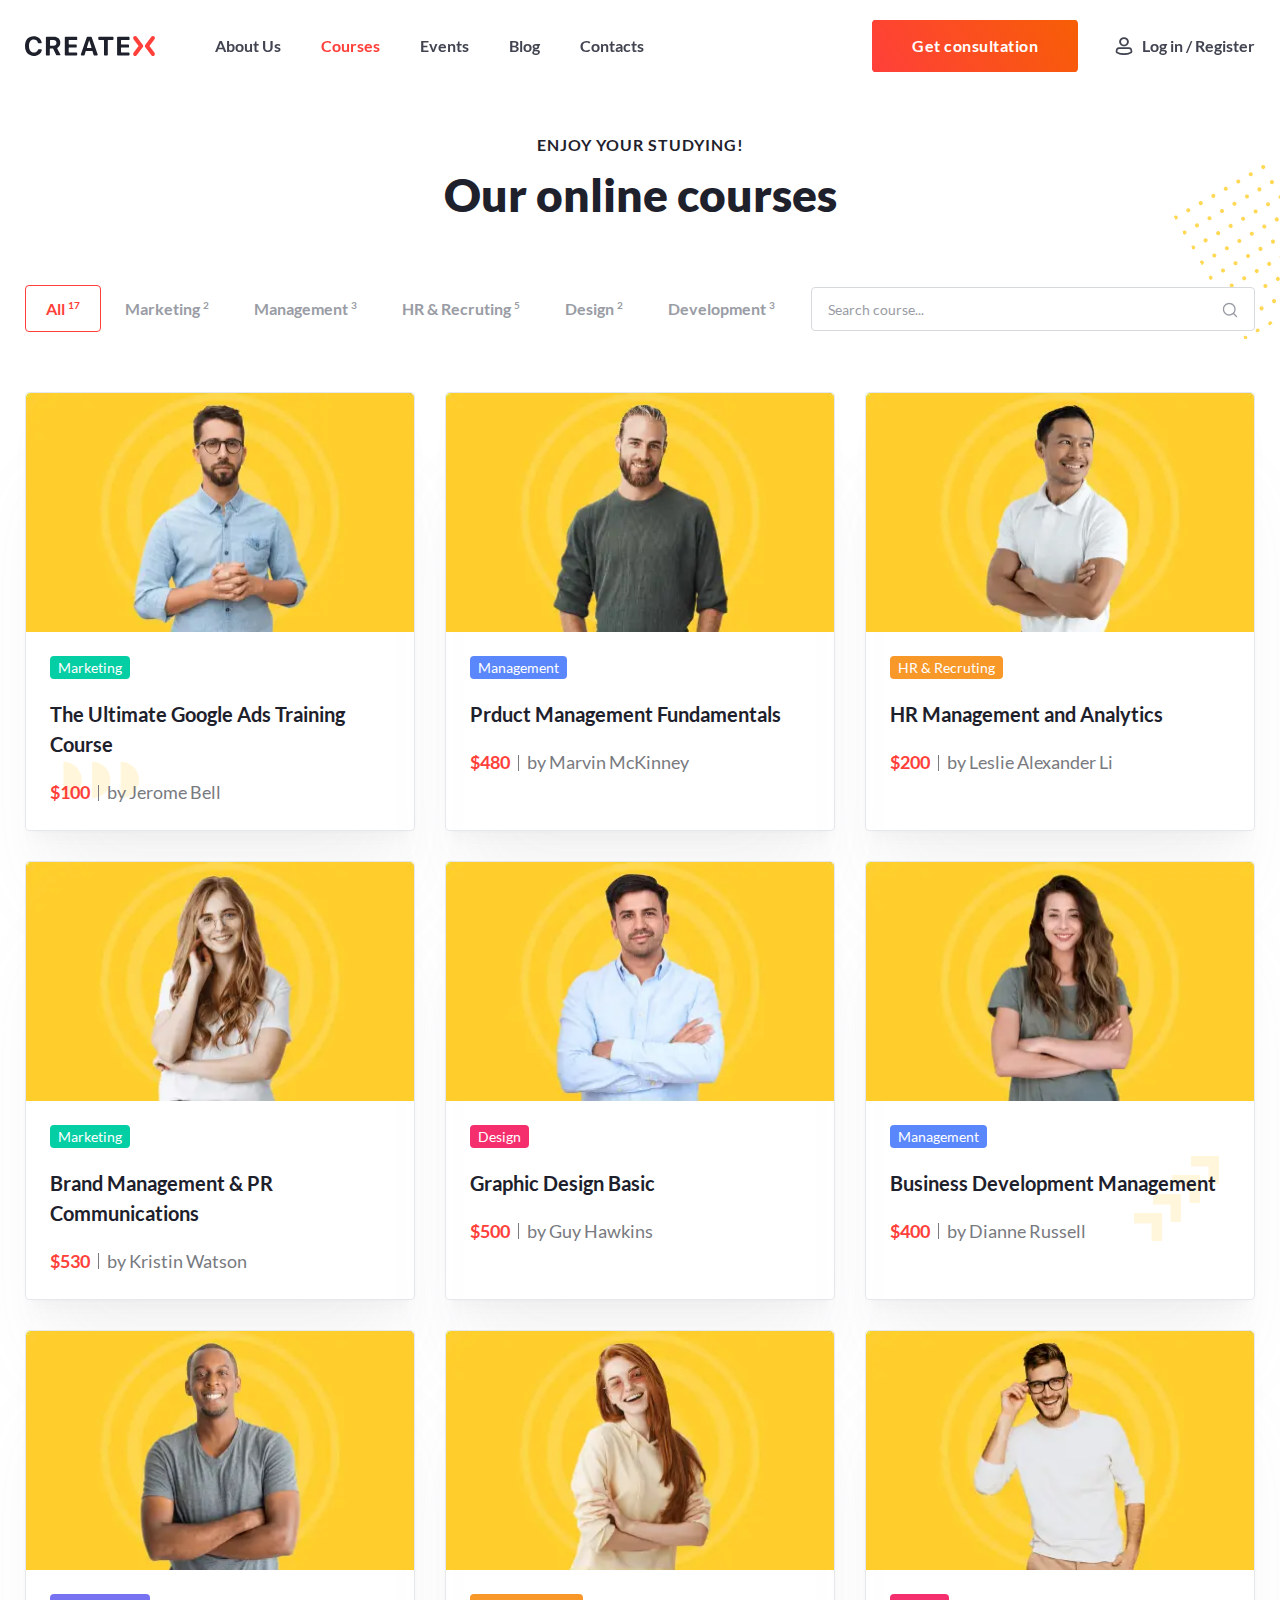
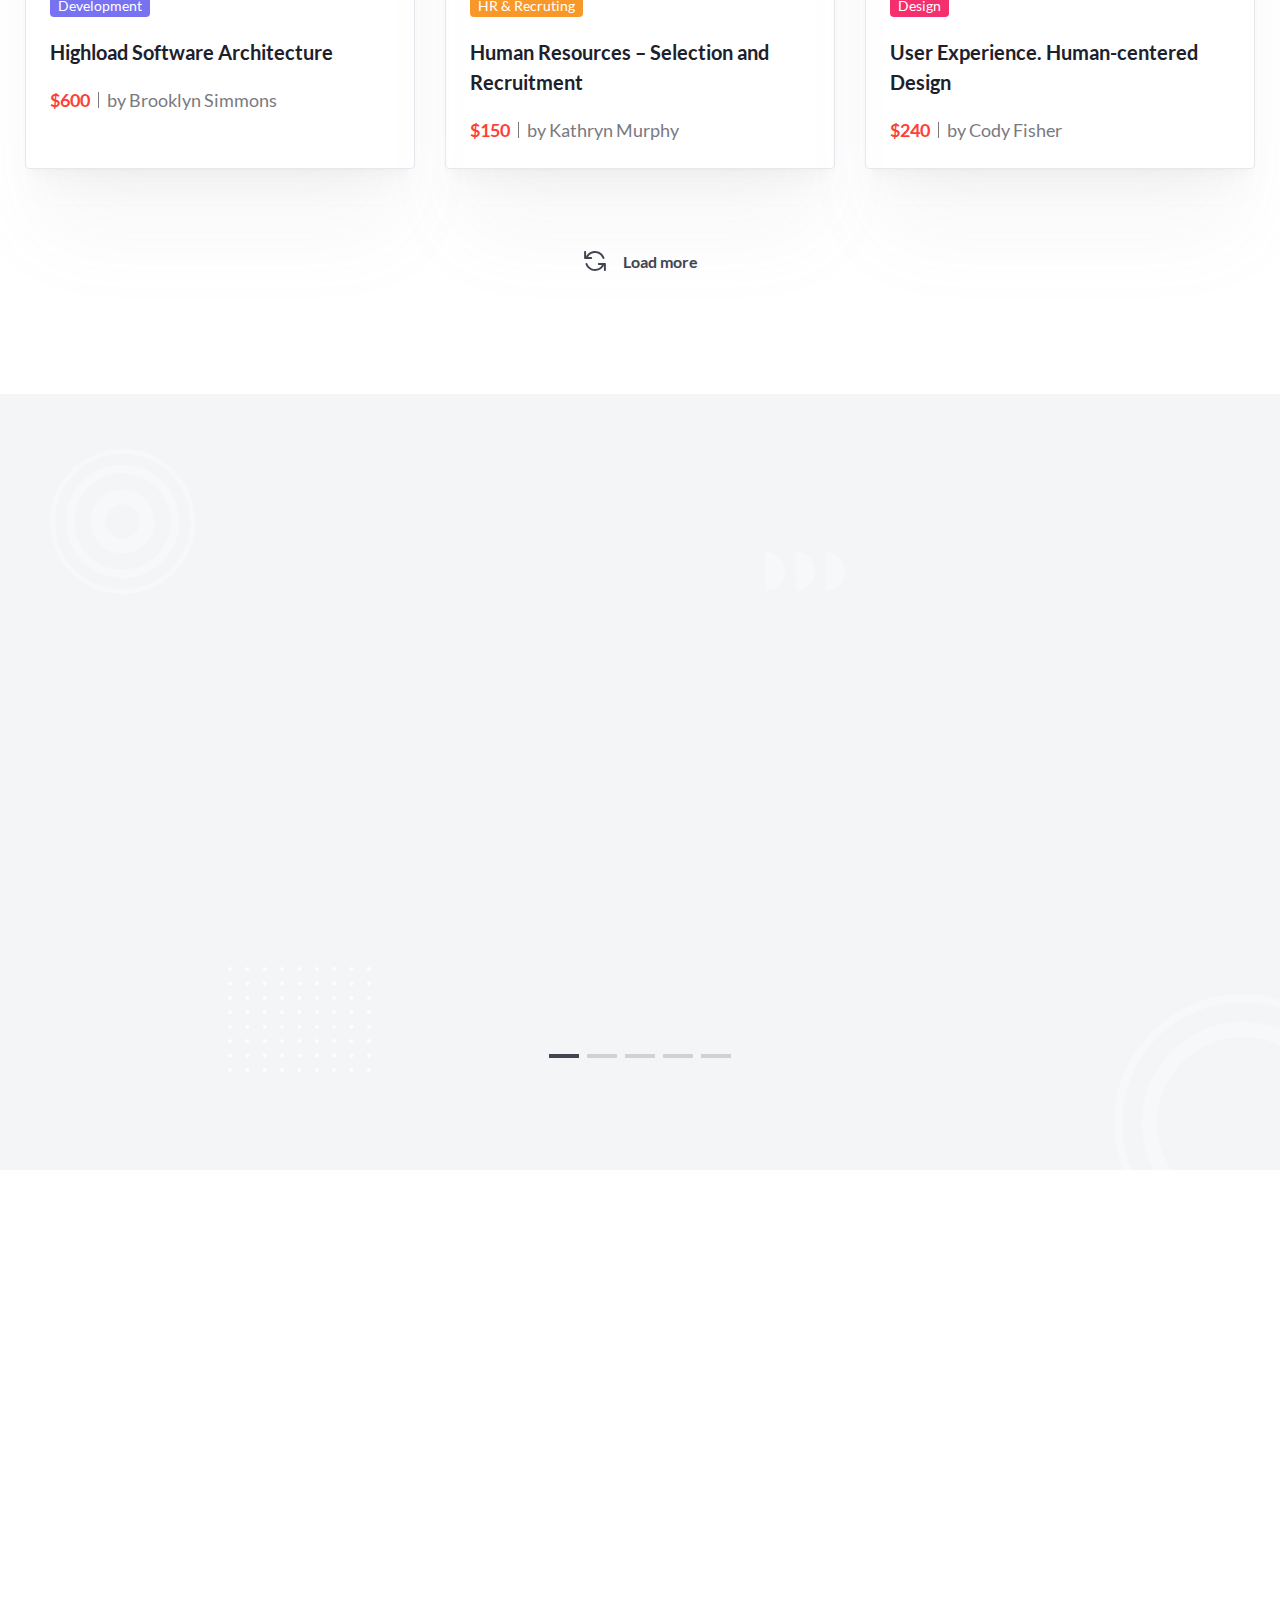
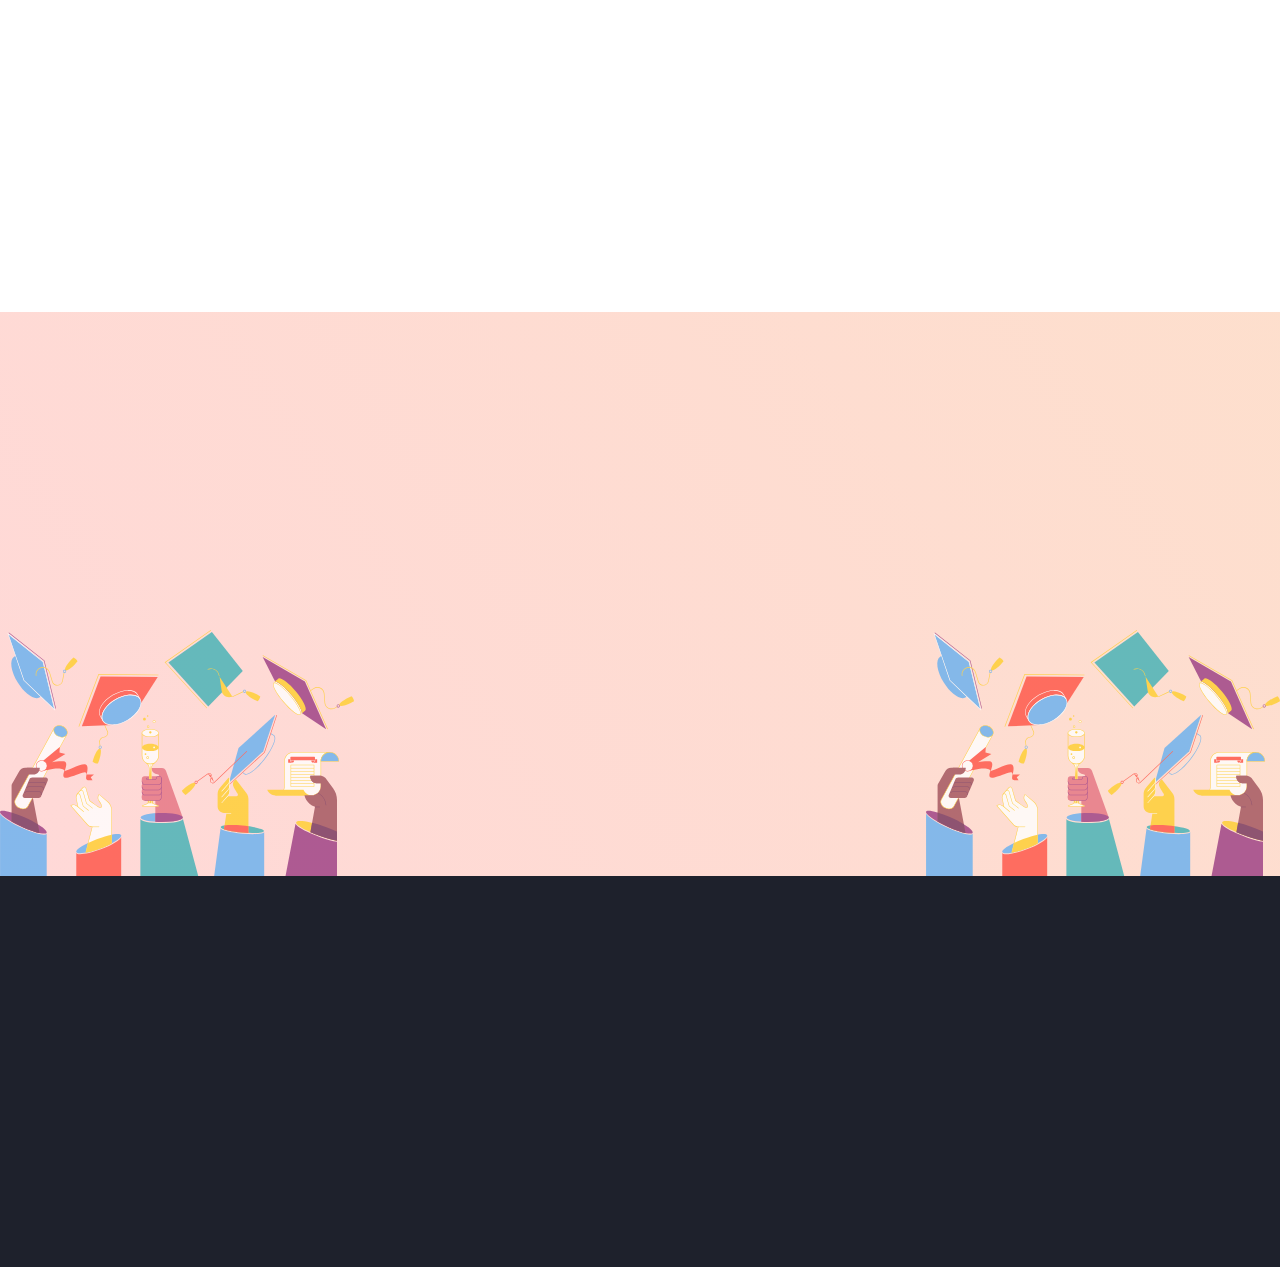
<file: courses.html>
<!DOCTYPE html>
<html lang="en">

<head>
	<title>CoursesPage</title>
	<meta charset="UTF-8" />
	<meta name="format-detection" content="telephone=no" />
	<style>
		body {
			opacity: 0;
		}
	</style>
	<link rel="stylesheet" href="css/style.min.css?_v=20240106144031" />
	<link rel="shortcut icon" href="img/icon__logo/logo.svg" />
	<!-- <meta name="robots" content="noindex, nofollow"> -->
	<meta name="viewport" content="width=device-width, initial-scale=1.0" />
</head>

<body>
	<div class="wrapper" id="page-courses">
		<header class="header">
			<div class="header__container">
				<a href="index.html" class="header__logo">
					<img src="img/header/logo.svg" alt="logo" />
				</a>
				<div class="header__menu menu">
					<nav class="menu__body">
						<ul class="menu__list">
							<li class="menu__item">
								<a href="about-us.html" class="menu__link nav-header__link">About Us</a>
							</li>
							<li class="menu__item">
								<a href="courses.html" class="menu__link nav-header__link">Courses</a>
							</li>
							<li class="menu__item"><a href="events-column.html" class="menu__link">Events</a></li>
							<li class="menu__item"><a href="blog.html" class="menu__link">Blog</a></li>
							<li class="menu__item"><a href="contact.html" class="menu__link">Contacts</a></li>
						</ul>
					</nav>
				</div>
				<div class="header__actions actions-header">
					<a data-da=".menu__body, 550" href="#" class="actions-header__button button"><span>Get consultation</span></a>
					<a data-popup="#search" data-da=".menu__body, 390" href="#" class="actions-header__auth">
						<span class="_icon-profile">Log in / Register</span>
					</a>
				</div>
				<button type="button" class="menu__icon icon-menu"><span></span></button>
			</div>
		</header>

		<main class="page-courses">
			<section data-watch class="page-courses__courses courses-page">
				<div class="courses-page__container">
					<div class="courses-page__title title-container">
						<div class="title-container__subtitle">Enjoy your studying!</div>
						<h1 class="title-container__title">Our online courses</h1>
					</div>
					<div class="courses-page__filter filter-courses">
						<nav class="filter-courses__items">
							<button data-work-type="" class="filter-courses__item active">All <sup>17</sup></button>
							<button data-work-type="marketing" class="filter-courses__item">Marketing <sup>2</sup></button>
							<button data-work-type="management" class="filter-courses__item">Management <sup>3</sup></button>
							<button data-work-type="recruting" class="filter-courses__item">HR & Recruting <sup>5</sup></button>
							<button data-work-type="design" class="filter-courses__item">Design <sup>2</sup></button>
							<button data-work-type="development" class="filter-courses__item">Development <sup>3</sup></button>
						</nav>
						<form class="filter-courses__search">
							<input type="text" placeholder="Search course..." class="filter-courses__input" />
						</form>
					</div>
					<div class="courses-page__articles">
						<article data-work-type="marketing" class="courses-page__article article-courses">
							<a href="#" class="article-courses__image">
								<picture><source srcset="img/page-courses/courses/01.webp" type="image/webp"><img src="img/page-courses/courses/01.jpg" alt="man-01" /></picture>
							</a>
							<div class="article-courses__body">
								<span class="article-courses__prof article-courses__prof--1">Marketing</span>
								<a href="course-01.html">
									<h3 class="article-courses__title">The Ultimate Google Ads Training Course</h3>
								</a>
								<div class="article-courses__price">
									<div class="article-courses__money">$100</div>
									<div class="article-courses__line"></div>
									<div class="article-courses__name">by Jerome Bell</div>
								</div>
							</div>
						</article>

						<article data-work-type="management" class="courses-page__article article-courses">
							<a href="#" class="article-courses__image">
								<picture><source srcset="img/page-courses/courses/02.webp" type="image/webp"><img src="img/page-courses/courses/02.jpg" alt="man-02" /></picture>
							</a>
							<div class="article-courses__body">
								<span class="article-courses__prof article-courses__prof--2">Management</span>
								<a href="#">
									<h3 class="article-courses__title">Prduct Management Fundamentals</h3>
								</a>
								<div class="article-courses__price">
									<div class="article-courses__money">$480</div>
									<div class="article-courses__line"></div>
									<div class="article-courses__name">by Marvin McKinney</div>
								</div>
							</div>
						</article>

						<article data-work-type="recruting" class="courses-page__article article-courses">
							<a href="#" class="article-courses__image">
								<picture><source srcset="img/page-courses/courses/03.webp" type="image/webp"><img src="img/page-courses/courses/03.jpg" alt="man-03" /></picture>
							</a>
							<div class="article-courses__body">
								<span class="article-courses__prof article-courses__prof--3">HR & Recruting</span>
								<a href="#">
									<h3 class="article-courses__title">HR Management and Analytics</h3>
								</a>
								<div class="article-courses__price">
									<div class="article-courses__money">$200</div>
									<div class="article-courses__line"></div>
									<div class="article-courses__name">by Leslie Alexander Li</div>
								</div>
							</div>
						</article>

						<article data-work-type="marketing" class="courses-page__article article-courses">
							<a href="#" class="article-courses__image">
								<picture><source srcset="img/page-courses/courses/04.webp" type="image/webp"><img src="img/page-courses/courses/04.jpg" alt="man-04" /></picture>
							</a>
							<div class="article-courses__body">
								<span class="article-courses__prof article-courses__prof--1">Marketing</span>
								<a href="#">
									<h3 class="article-courses__title">Brand Management & PR Communications</h3>
								</a>
								<div class="article-courses__price">
									<div class="article-courses__money">$530</div>
									<div class="article-courses__line"></div>
									<div class="article-courses__name">by Kristin Watson</div>
								</div>
							</div>
						</article>

						<article data-work-type="design" class="courses-page__article article-courses">
							<a href="#" class="article-courses__image">
								<picture><source srcset="img/page-courses/courses/05.webp" type="image/webp"><img src="img/page-courses/courses/05.jpg" alt="man-05" /></picture>
							</a>
							<div class="article-courses__body">
								<span class="article-courses__prof article-courses__prof--4">Design</span>
								<a href="#">
									<h3 class="article-courses__title">Graphic Design Basic</h3>
								</a>
								<div class="article-courses__price">
									<div class="article-courses__money">$500</div>
									<div class="article-courses__line"></div>
									<div class="article-courses__name">by Guy Hawkins</div>
								</div>
							</div>
						</article>

						<article data-work-type="management" class="courses-page__article article-courses">
							<a href="#" class="article-courses__image">
								<picture><source srcset="img/page-courses/courses/06.webp" type="image/webp"><img src="img/page-courses/courses/06.jpg" alt="man-06" /></picture>
							</a>
							<div class="article-courses__body">
								<span class="article-courses__prof article-courses__prof--2">Management</span>
								<a href="#">
									<h3 class="article-courses__title">Business Development Management</h3>
								</a>
								<div class="article-courses__price">
									<div class="article-courses__money">$400</div>
									<div class="article-courses__line"></div>
									<div class="article-courses__name">by Dianne Russell</div>
								</div>
							</div>
						</article>

						<article data-work-type="development" class="courses-page__article article-courses">
							<a href="#" class="article-courses__image">
								<picture><source srcset="img/page-courses/courses/07.webp" type="image/webp"><img src="img/page-courses/courses/07.jpg" alt="man-07" /></picture>
							</a>
							<div class="article-courses__body">
								<span class="article-courses__prof article-courses__prof--5">Development</span>
								<a href="#">
									<h3 class="article-courses__title">Highload Software Architecture</h3>
								</a>
								<div class="article-courses__price">
									<div class="article-courses__money">$600</div>
									<div class="article-courses__line"></div>
									<div class="article-courses__name">by Brooklyn Simmons</div>
								</div>
							</div>
						</article>

						<article data-work-type="recruting" class="courses-page__article article-courses">
							<a href="#" class="article-courses__image">
								<picture><source srcset="img/page-courses/courses/08.webp" type="image/webp"><img src="img/page-courses/courses/08.jpg" alt="man-08" /></picture>
							</a>
							<div class="article-courses__body">
								<span class="article-courses__prof article-courses__prof--3">HR & Recruting</span>
								<a href="#">
									<h3 class="article-courses__title">Human Resources – Selection and Recruitment</h3>
								</a>
								<div class="article-courses__price">
									<div class="article-courses__money">$150</div>
									<div class="article-courses__line"></div>
									<div class="article-courses__name">by Kathryn Murphy</div>
								</div>
							</div>
						</article>

						<article data-work-type="design" class="courses-page__article article-courses">
							<a href="#" class="article-courses__image">
								<picture><source srcset="img/page-courses/courses/09.webp" type="image/webp"><img src="img/page-courses/courses/09.jpg" alt="man-01" /></picture>
							</a>
							<div class="article-courses__body">
								<span class="article-courses__prof article-courses__prof--4">Design</span>
								<a href="#">
									<h3 class="article-courses__title">User Experience. Human-centered Design</h3>
								</a>
								<div class="article-courses__price">
									<div class="article-courses__money">$240</div>
									<div class="article-courses__line"></div>
									<div class="article-courses__name">by Cody Fisher</div>
								</div>
							</div>
						</article>
					</div>
					<div class="courses-page__more"><button type="button">Load more</button></div>
				</div>
				<div class="courses-page__decor decor-courses">
					<div class="decor-courses__item decor-courses__item--1"></div>
					<div class="decor-courses__item decor-courses__item--2"></div>
					<div class="decor-courses__item decor-courses__item--3"></div>
				</div>
			</section>

			<section data-watch class="page-courses__testimonials testimonials">
				<div class="testimonials__container">
					<div class="testimonials__header title-container">
						<div class="title-container__subtitle">TESTIMONIALS</div>
						<h2 class="title-container__title">What our students say</h2>
					</div>

					<div class="testimonials__swiper swiper">
						<div class="testimonials__wrapper swiper-wrapper">
							<div class="testimonials__slide swiper-slide">
								<div class="swiper-slide__content">
									<div class="swiper-slide__bloquote">
										Lorem ipsum dolor sit amet, consectetur adipiscing elit. Justo, amet lectus quam viverra mus lobortis fermentum amet,
										eu. Pulvinar eu sed purus facilisi. Vitae id turpis tempus ornare turpis quis non. Congue tortor in euismod vulputate
										etiam eros. Pulvinar neque pharetra arcu diam maecenas diam integer in.
									</div>
									<div class="swiper-slide__auth auth-swiper">
										<div class="auth-swiper__photo">
											<picture><source srcset="img/common/testimonials/01.webp" type="image/webp"><img src="img/common/testimonials/01.png" alt="image" /></picture>
										</div>
										<div class="auth-swiper__info">
											<div class="auth-swiper__name">Eleanor Pena</div>
											<div class="auth-swiper__position">Position, Course</div>
										</div>
									</div>
								</div>
							</div>
							<div class="testimonials__slide swiper-slide">
								<div class="swiper-slide__content">
									<div class="swiper-slide__bloquote">
										Lorem ipsum dolor sit amet, consectetur adipiscing elit. Justo, amet lectus quam viverra mus lobortis fermentum amet,
										eu. Pulvinar eu sed purus facilisi. Vitae id turpis tempus ornare turpis quis non. Congue tortor in euismod vulputate
										etiam eros. Pulvinar neque pharetra arcu diam maecenas diam integer in.
									</div>
									<div class="swiper-slide__auth auth-swiper">
										<div class="auth-swiper__photo">
											<picture><source srcset="img/common/testimonials/01.webp" type="image/webp"><img src="img/common/testimonials/01.png" alt="image" /></picture>
										</div>
										<div class="auth-swiper__info">
											<div class="auth-swiper__name">Eleanor Pena</div>
											<div class="auth-swiper__position">Position, Course</div>
										</div>
									</div>
								</div>
							</div>
							<div class="testimonials__slide swiper-slide">
								<div class="swiper-slide__content">
									<div class="swiper-slide__bloquote">
										Lorem ipsum dolor sit amet, consectetur adipiscing elit. Justo, amet lectus quam viverra mus lobortis fermentum amet,
										eu. Pulvinar eu sed purus facilisi. Vitae id turpis tempus ornare turpis quis non. Congue tortor in euismod vulputate
										etiam eros. Pulvinar neque pharetra arcu diam maecenas diam integer in.
									</div>
									<div class="swiper-slide__auth auth-swiper">
										<div class="auth-swiper__photo">
											<picture><source srcset="img/common/testimonials/01.webp" type="image/webp"><img src="img/common/testimonials/01.png" alt="image" /></picture>
										</div>
										<div class="auth-swiper__info">
											<div class="auth-swiper__name">Eleanor Pena</div>
											<div class="auth-swiper__position">Position, Course</div>
										</div>
									</div>
								</div>
							</div>
							<div class="testimonials__slide swiper-slide">
								<div class="swiper-slide__content">
									<div class="swiper-slide__bloquote">
										Lorem ipsum dolor sit amet, consectetur adipiscing elit. Justo, amet lectus quam viverra mus lobortis fermentum amet,
										eu. Pulvinar eu sed purus facilisi. Vitae id turpis tempus ornare turpis quis non. Congue tortor in euismod vulputate
										etiam eros. Pulvinar neque pharetra arcu diam maecenas diam integer in.
									</div>
									<div class="swiper-slide__auth auth-swiper">
										<div class="auth-swiper__photo">
											<picture><source srcset="img/common/testimonials/01.webp" type="image/webp"><img src="img/common/testimonials/01.png" alt="image" /></picture>
										</div>
										<div class="auth-swiper__info">
											<div class="auth-swiper__name">Eleanor Pena</div>
											<div class="auth-swiper__position">Position, Course</div>
										</div>
									</div>
								</div>
							</div>
							<div class="testimonials__slide swiper-slide">
								<div class="swiper-slide__content">
									<div class="swiper-slide__bloquote">
										Lorem ipsum dolor sit amet, consectetur adipiscing elit. Justo, amet lectus quam viverra mus lobortis fermentum amet,
										eu. Pulvinar eu sed purus facilisi. Vitae id turpis tempus ornare turpis quis non. Congue tortor in euismod vulputate
										etiam eros. Pulvinar neque pharetra arcu diam maecenas diam integer in.
									</div>
									<div class="swiper-slide__auth auth-swiper">
										<div class="auth-swiper__photo">
											<picture><source srcset="img/common/testimonials/01.webp" type="image/webp"><img src="img/common/testimonials/01.png" alt="image" /></picture>
										</div>
										<div class="auth-swiper__info">
											<div class="auth-swiper__name">Eleanor Pena</div>
											<div class="auth-swiper__position">Position, Course</div>
										</div>
									</div>
								</div>
							</div>
						</div>
						<!-- <div class="testimonials__swiper-pagination swiper-pagination"></div> -->
					</div>
					<div class="testimonials__swiper-pagination swiper-pagination"></div>
					<div class="testimonials__buttons buttons-testimonial">
						<button type="button" class="buttons-testimonial__button buttons-testimonial__button--left">
							<span class="_icon-right"></span>
						</button>
						<button type="button" class="buttons-testimonial__button buttons-testimonial__button--right">
							<span class="_icon-right"></span>
						</button>
					</div>
				</div>
				<div class="testimonials__decor decor-testimonials">
					<div class="decor-testimonials__item decor-testimonials__item--1"></div>
					<div class="decor-testimonials__item decor-testimonials__item--2"></div>
					<div class="decor-testimonials__item decor-testimonials__item--3"></div>
					<div class="decor-testimonials__item decor-testimonials__item--4"></div>
				</div>
			</section>

			<section data-watch class="page-courses__certificate certificate-page certificate-page--2">
				<div class="certificate-page--2__container">
					<div class="certificate-page__body">
						<div class="certificate-page__title title-container">
							<div class="title-container__subtitle">Createx Certificate</div>
							<h2 class="title-container__title">Your expertise will be confirmed</h2>
						</div>
						<div class="certificate-page__text">
							<p>We are accredited by international professional organizations and institutes:</p>
						</div>
						<div class="certificate-page__mark mark-certificate">
							<div class="mark-certificate__image">
								<picture><source srcset="img/common/certificate/logo-01.webp" type="image/webp"><img src="img/common/certificate/logo-01.png" alt="logo-01" /></picture>
							</div>
							<div class="mark-certificate__image">
								<picture><source srcset="img/common/certificate/logo-02.webp" type="image/webp"><img src="img/common/certificate/logo-02.png" alt="logo-02" /></picture>
							</div>
							<div class="mark-certificate__image">
								<picture><source srcset="img/common/certificate/logo-03.webp" type="image/webp"><img src="img/common/certificate/logo-03.png" alt="logo-03" /></picture>
							</div>
						</div>
					</div>
					<div class="certificate-page--2__image">
						<picture><source srcset="img/common/certificate/01.webp" type="image/webp"><img src="img/common/certificate/01.png" alt="certificate" /></picture>
					</div>
				</div>
			</section>

			<section data-watch class="page-courses__subscribe subscribe-block">
				<div class="subscribe-block__container">
					<div class="subscribe-block__title title-container">
						<div class="title-container__subtitle">Don’t miss anything</div>
						<h2 class="title-container__title">Subscribe to the Createx School announcements</h2>
					</div>
					<form action="#" class="subscribe-block__form form-subscribe">
						<div class="form-subscribe__line">
							<input required autocomplete="off" type="email" name="email" placeholder="Your working email" class="form-subscribe__email" />
						</div>
						<div class="form-subscribe__button">
							<button type="submit" class="button"><span>Subscribe</span></button>
						</div>
					</form>
				</div>
				<div class="subscribe-block__decor decor-subscribe">
					<div class="decor-subscribe__item decor-subscribe__item--1"></div>
					<div class="decor-subscribe__item decor-subscribe__item--2"></div>
				</div>
			</section>
		</main>
		<footer data-watch data-spollers="768,max" class="footer">
			<div class="footer__container">
				<div class="footer__createx createx-footer">
					<div class="createx-footer__logo">
						<picture><source srcset="img/footer/logo.webp" type="image/webp"><img src="img/footer/logo.png" alt="logo-2" /></picture>
					</div>
					<div class="createx-footer__text">
						Createx Online School is a leader in online studying. We have lots of courses and programs from the main market experts. We provide
						relevant approaches to online learning, internships and employment in the largest companies in the country.
					</div>
					<div class="createx-footer__soc">
						<a href="#" class="_icon-facebook"></a>
						<a href="#" class="_icon-twitter"></a>
						<a href="#" class="_icon-youTube"></a>
						<a href="#" class="_icon-telegram"></a>
						<a href="#" class="_icon-instagram"></a>
						<a href="#" class="_icon-linked-In"></a>
					</div>
				</div>

				<div class="footer__navigation navigation-footer">
					<div class="navigation-footer__body">
						<button type="button" data-spoller class="navigation-footer__title">SITE MAP</button>
						<div class="navigation-footer__menu menu-footer">
							<div class="menu-footer__body">
								<ul class="navigation-footer__list">
									<li class="navigation-footer__item"><a href="#" class="navigation-footer__link">About Us</a></li>
									<li class="navigation-footer__item"><a href="#" class="navigation-footer__link">Courses</a></li>
									<li class="navigation-footer__item"><a href="#" class="navigation-footer__link">Events</a></li>
									<li class="navigation-footer__item"><a href="#" class="navigation-footer__link">Blog</a></li>
									<li class="navigation-footer__item"><a href="#" class="navigation-footer__link">Contacts</a></li>
								</ul>
							</div>
						</div>
					</div>
					<div class="navigation-footer__body">
						<button type="button" data-spoller class="navigation-footer__title">COURSES</button>
						<div class="navigation-footer__menu menu-footer">
							<div class="menu-footer__body">
								<ul class="navigation-footer__list">
									<li class="navigation-footer__item"><a href="#" class="navigation-footer__link">Marketing</a></li>
									<li class="navigation-footer__item"><a href="#" class="navigation-footer__link">Management</a></li>
									<li class="navigation-footer__item"><a href="#" class="navigation-footer__link">HR & Recruting</a></li>
									<li class="navigation-footer__item"><a href="#" class="navigation-footer__link">Design</a></li>
									<li class="navigation-footer__item"><a href="#" class="navigation-footer__link">Development</a></li>
								</ul>
							</div>
						</div>
					</div>
					<div class="navigation-footer__body">
						<button type="button" data-spoller class="navigation-footer__title">CONTACT US</button>
						<div class="navigation-footer__menu menu-footer">
							<div class="menu-footer__body">
								<ul class="navigation-footer__list">
									<li class="navigation-footer__item">
										<a href="tel:(405) 555-0128"><span class="_icon-phone">(405) 555-0128</span></a>
									</li>
									<li class="navigation-footer__item">
										<a href="mailto: hello@createx.com"><span class="_icon-mail">hello@createx.com</span></a>
									</li>
								</ul>
							</div>
						</div>
					</div>
				</div>

				<form class="footer__form form-footer">
					<h4 class="form-footer__title">SIGN UP TO OUR NEWSLETTER</h4>
					<div class="form-footer__line">
						<input autocomplete="off" type="email" name="form-footer__input" placeholder="Email address" class="form-footer__input" />
						<button type="submit" class="form-footer__button _icon-right"></button>
					</div>

					<div class="form-footer__text">*Subscribe to our newsletter to receive communications and early updates from Createx SEO Agency.</div>
				</form>
			</div>

			<div class="footer__made made-footer">
				<div class="made-footer__container">
					<div class="made-footer__text">
						<span>© All rights reserved.Made with</span>
						<span class="made-footer__span _icon-heart">by Createx Studio </span>
					</div>
					<div class="made-footer__link">
						<a href="#">GO TO TOP</a>
					</div>
				</div>
			</div>
		</footer>

	</div>
	<script src="js/app.min.js?_v=20240106144031"></script>
	<div id="search" aria-hidden="true" class="popup">
		<div class="popup__wrapper">
			<div class="popup__content">
				<button data-close type="button" class="popup__close">Close</button>
				<div class="popup__header">
					<h1 class="popup__title">Sign in</h1>
					<div class="popup__popup-text">Sign in to your account using email and password provided during registration.</div>
				</div>
				<form action="#" method="" class="popup__form form-popup">
					<div class="form-popup__line">
						<label for="email" class="popup__label">Email</label>
						<input required autocomplete="off" id="email" type="email" class="popup__input" placeholder="Your working email" />
					</div>
					<div class="form-popup__line">
						<label for="password" class="popup__label">Password</label>
						<input required autocomplete="off" id="password" type="password" class="popup__input" placeholder="Password" />
					</div>
					<div class="form-popup__check check-popup">
						<div class="check-popup__checkbox">
							<input checked id="check" type="checkbox" class="check-popup__input" />
							<label for="check" class="check-popup__label"><span class="check-popup__text">Keep me signed in</span></label>
						</div>
						<a href="#" class="check-popup__link">Forgot password?</a>
					</div>
					<button type="submit" class="popup__button button"><span>Sign in</span></button>
					<div class="popup__subtitle">Don't have an account? <a data-popup="#popup-up" href="#" class="popup__link">Sign up</a></div>
				</form>
				<div class="popup__line"></div>
				<div class="popup__header header-popup">
					<div class="header-popup__text">Or sign in with</div>
					<div class="header-popup__soc">
						<a href="#" class="header-popup__link _icon-facebook"></a>
						<a href="#" class="header-popup__link _icon-google"></a>
						<a href="#" class="header-popup__link _icon-twitter"></a>
						<a href="#" class="header-popup__link _icon-linked-In"></a>
					</div>
				</div>
			</div>
		</div>
	</div>

</body>

</html>
</file>
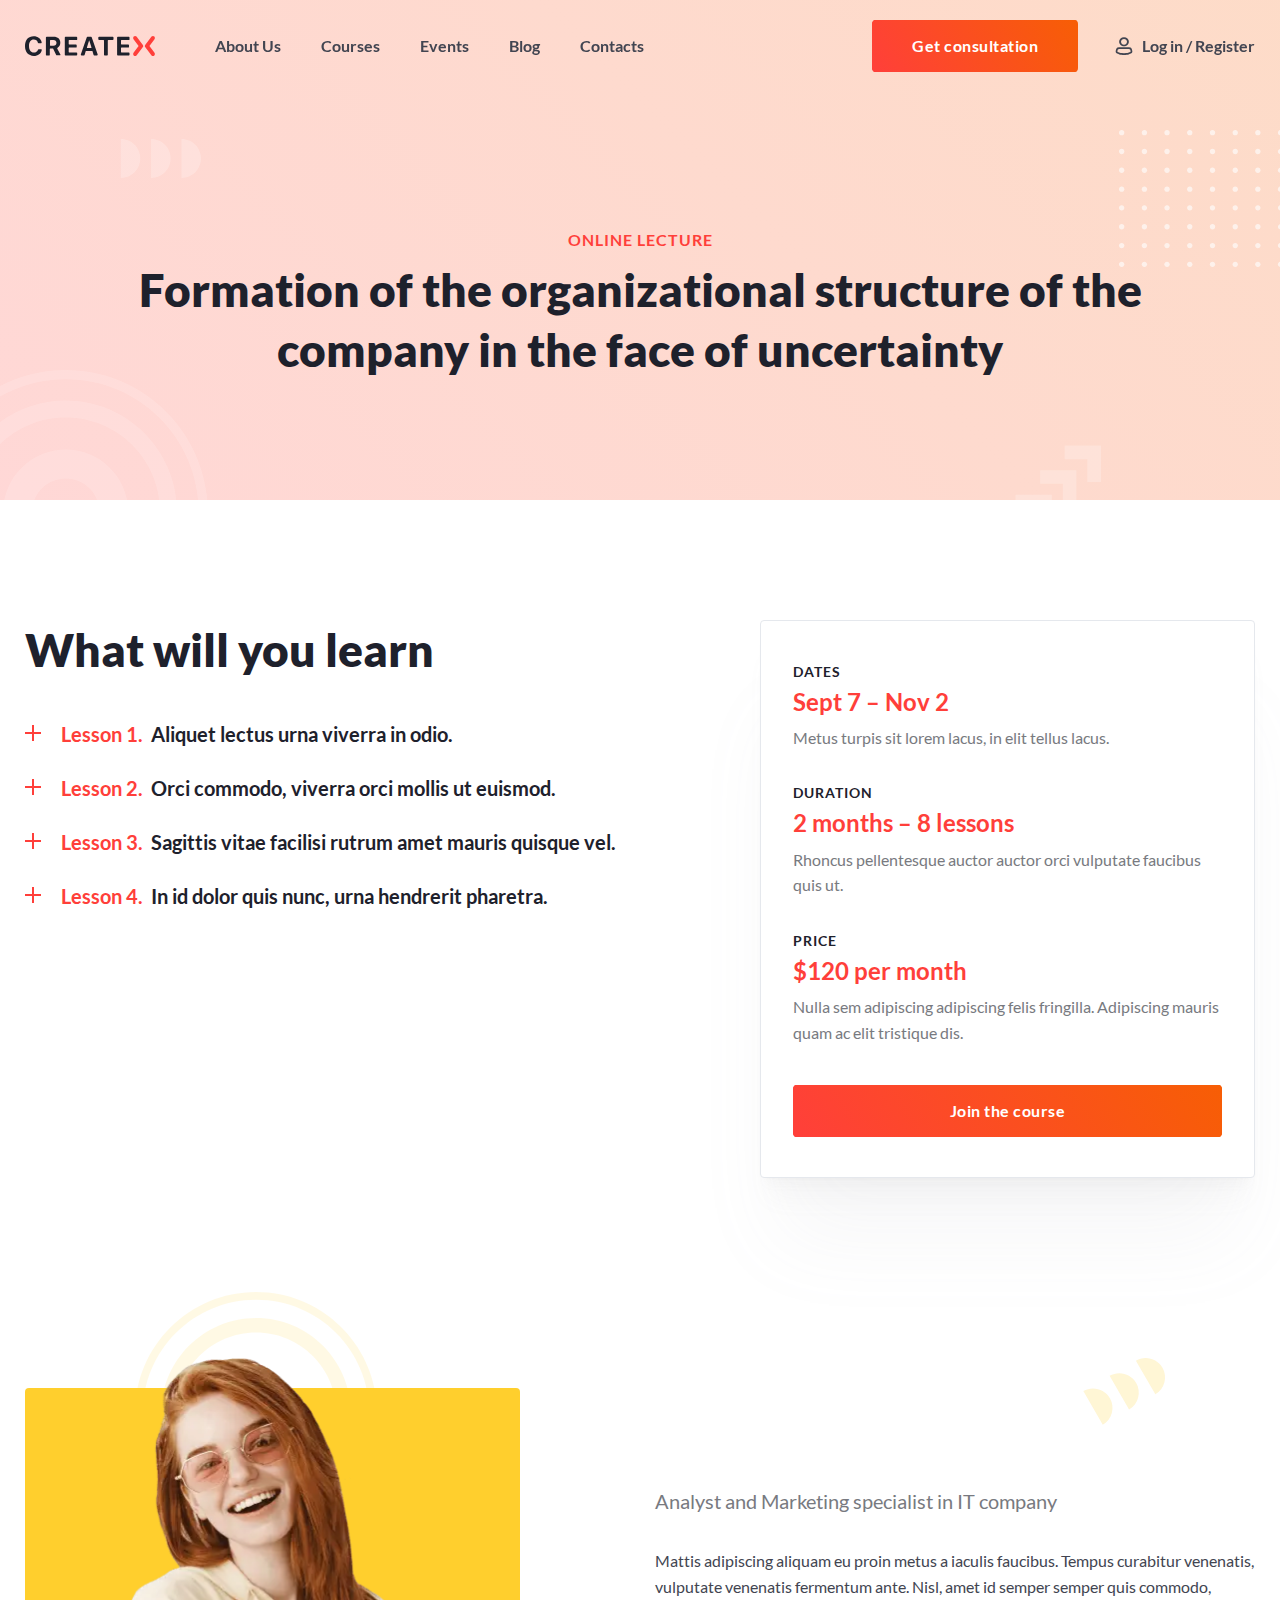
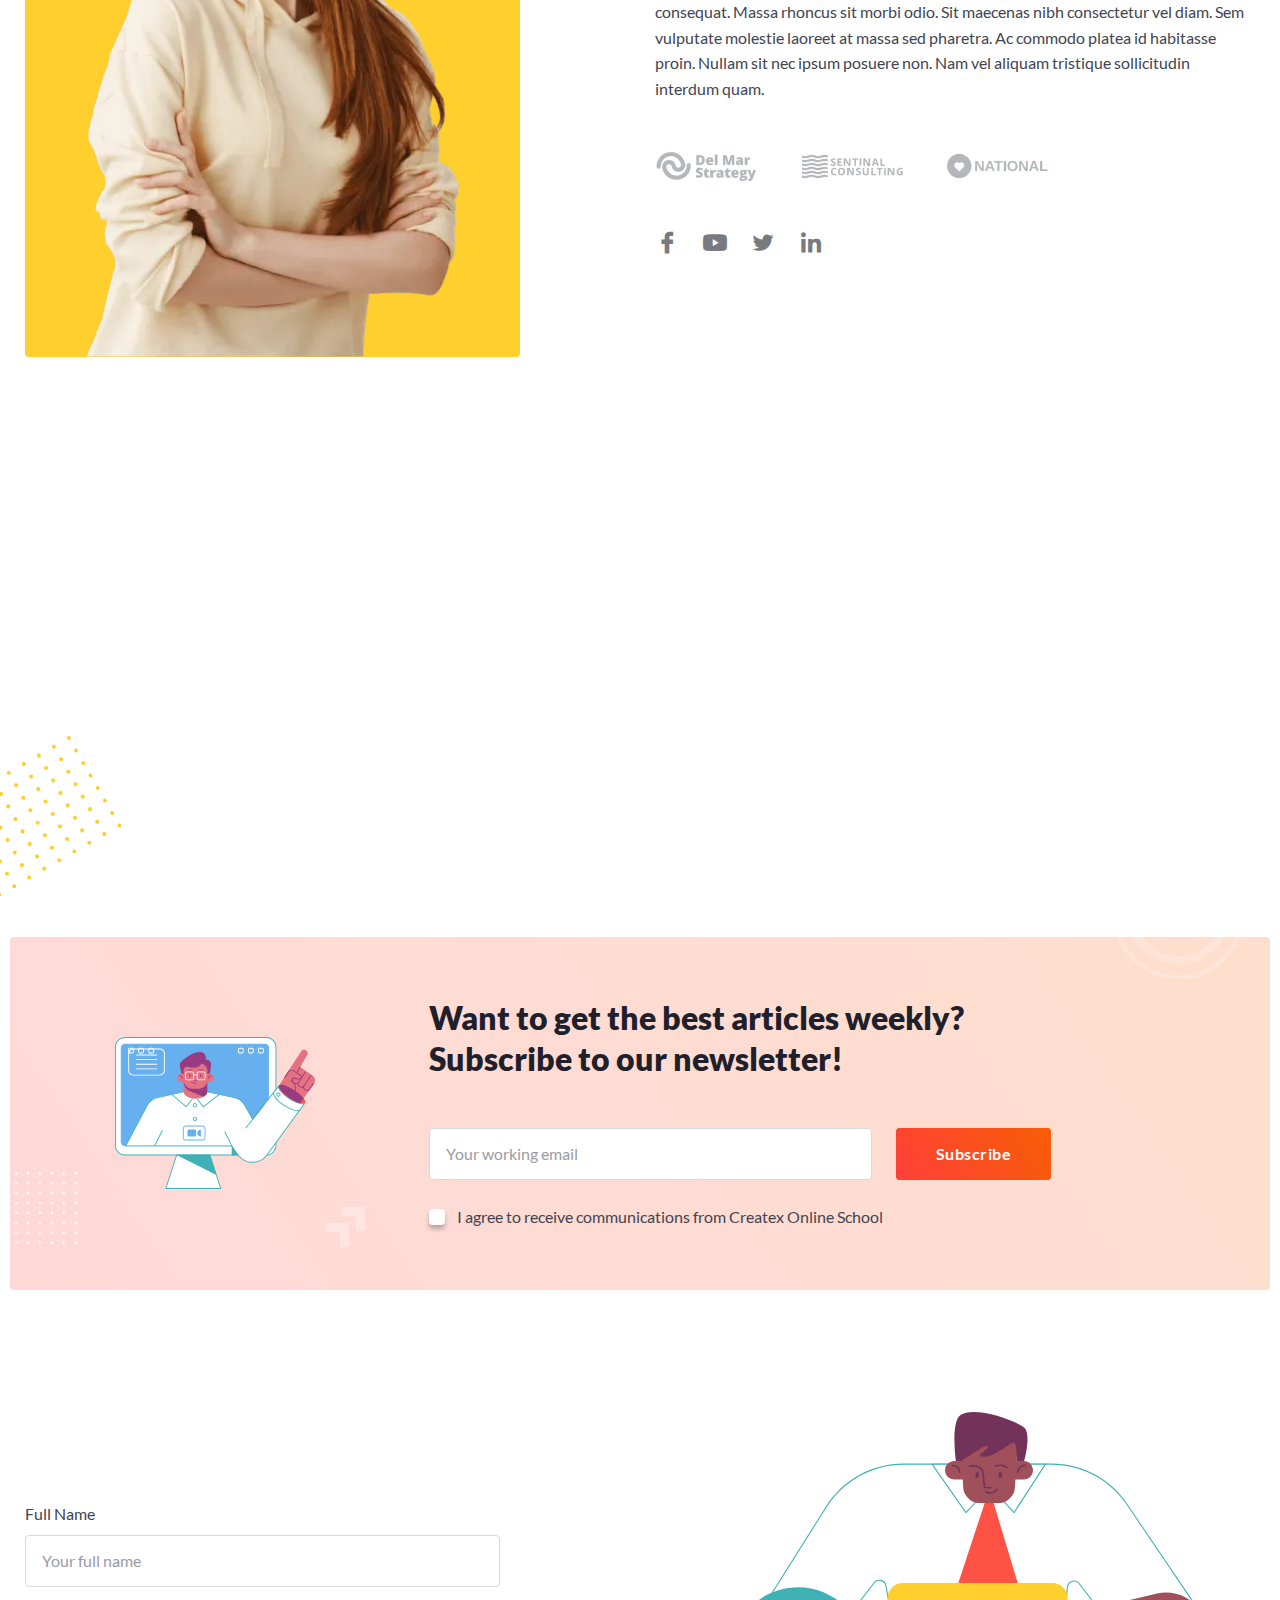
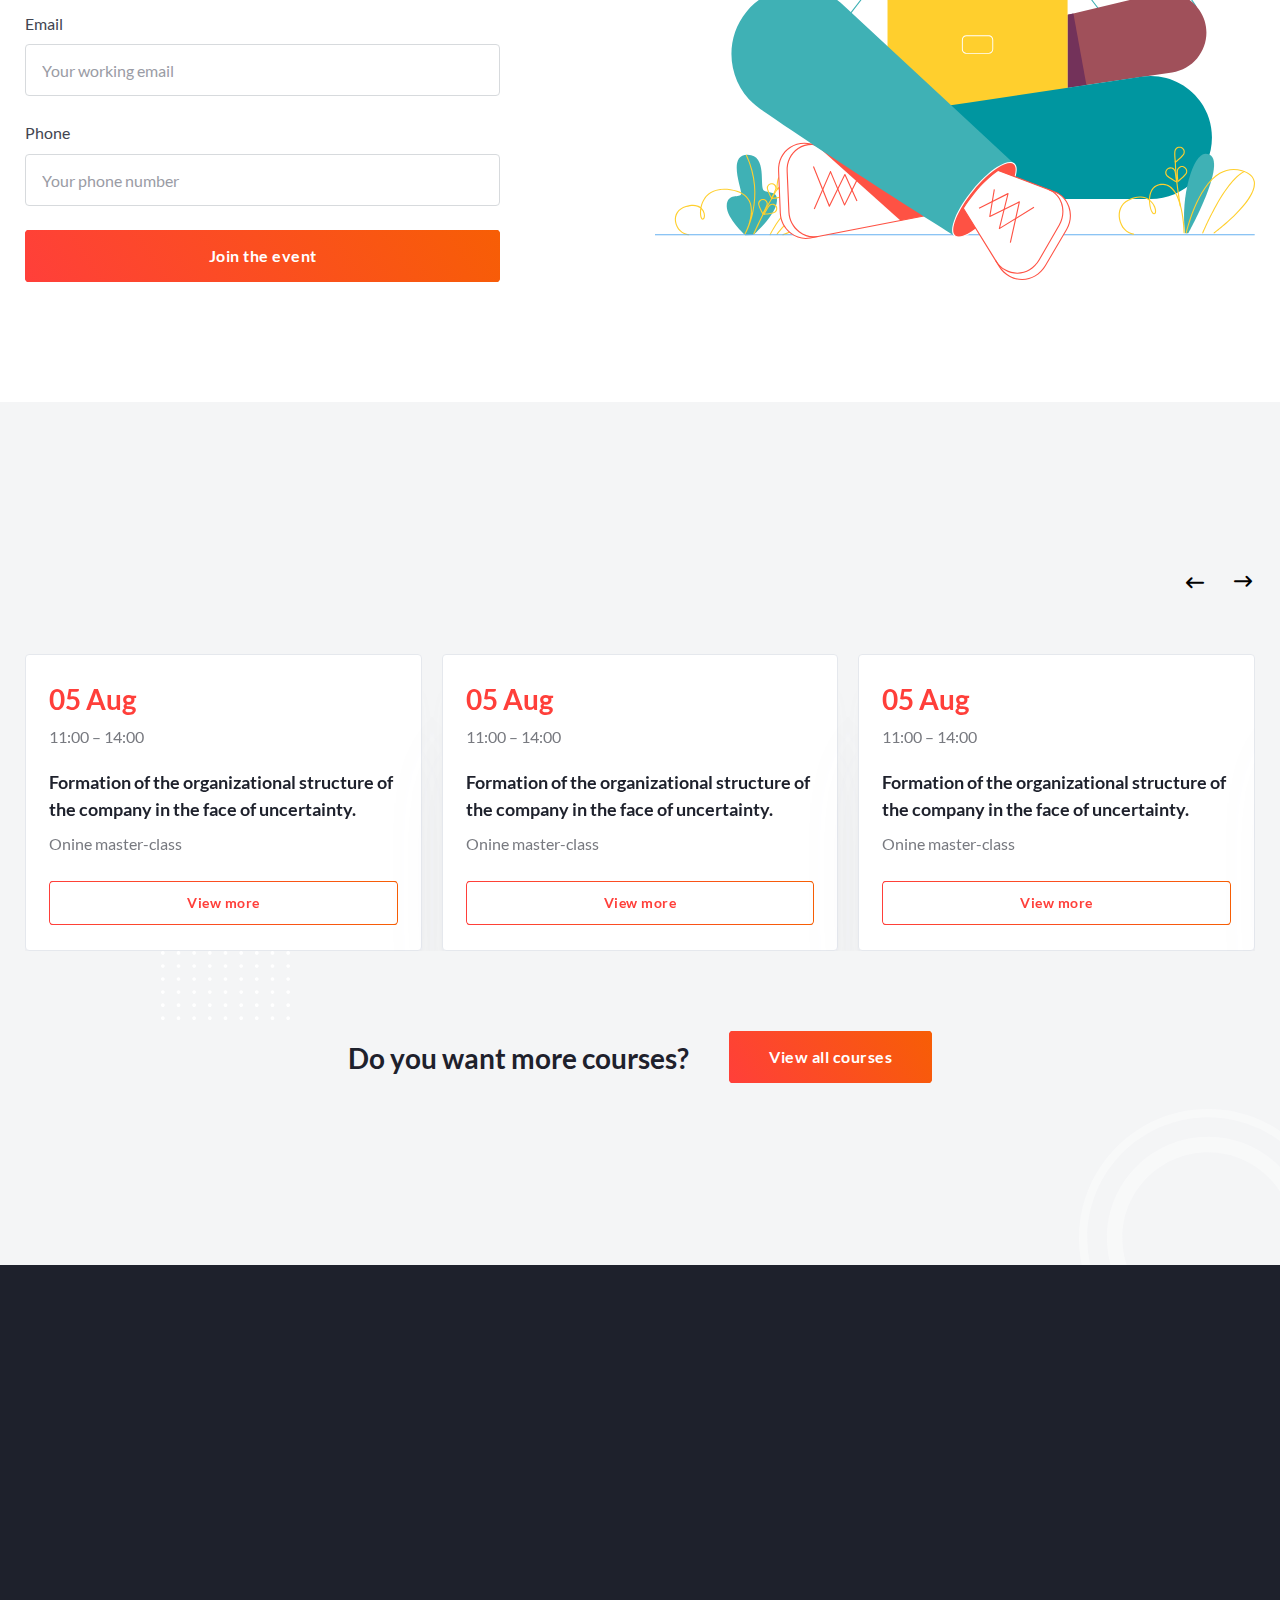
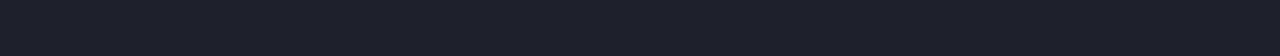
<file: event-01.html>
<!DOCTYPE html>
<html lang="en">

<head>
	<title>Event-01-Page</title>
	<meta charset="UTF-8" />
	<meta name="format-detection" content="telephone=no" />
	<style>
		body {
			opacity: 0;
		}
	</style>
	<link rel="stylesheet" href="css/style.min.css?_v=20240106144031" />
	<link rel="shortcut icon" href="img/icon__logo/logo.svg" />
	<!-- <meta name="robots" content="noindex, nofollow"> -->
	<meta name="viewport" content="width=device-width, initial-scale=1.0" />
</head>

<body>
	<div class="wrapper">
		<header class="header">
			<div class="header__container">
				<a href="index.html" class="header__logo">
					<img src="img/header/logo.svg" alt="logo" />
				</a>
				<div class="header__menu menu">
					<nav class="menu__body">
						<ul class="menu__list">
							<li class="menu__item">
								<a href="about-us.html" class="menu__link nav-header__link">About Us</a>
							</li>
							<li class="menu__item">
								<a href="courses.html" class="menu__link nav-header__link">Courses</a>
							</li>
							<li class="menu__item"><a href="events-column.html" class="menu__link">Events</a></li>
							<li class="menu__item"><a href="blog.html" class="menu__link">Blog</a></li>
							<li class="menu__item"><a href="contact.html" class="menu__link">Contacts</a></li>
						</ul>
					</nav>
				</div>
				<div class="header__actions actions-header">
					<a data-da=".menu__body, 550" href="#" class="actions-header__button button"><span>Get consultation</span></a>
					<a data-popup="#search" data-da=".menu__body, 390" href="#" class="actions-header__auth">
						<span class="_icon-profile">Log in / Register</span>
					</a>
				</div>
				<button type="button" class="menu__icon icon-menu"><span></span></button>
			</div>
		</header>

		<main class="page-event-01">
			<section data-watch class="page-event-01__header header-course">
				<div class="header-course__container">
					<div class="header-course__title title-container">
						<div class="title-container__subtitle title-container__subtitle--2">Online lecture</div>
						<h1 class="title-container__title">Formation of the organizational structure of the company in the face of uncertainty</h1>
					</div>
				</div>
				<div class="header-course__decor decor-header">
					<div class="decor-header__item decor-header__item--1"></div>
					<div class="decor-header__item decor-header__item--2"></div>
					<div class="decor-header__item decor-header__item--3"></div>
					<div class="decor-header__item decor-header__item--4"></div>
				</div>
			</section>

			<section data-watch class="page-event-01__about about-event">
				<div class="about-event__container">
					<div class="about-event__content content-about-event">
						<div class="content-about-event__title title-container">
							<h2 class="title-container__title">What will you learn</h2>
						</div>
						<div class="content-about-event__spoller spoller-about-event">
							<div data-spollers class="spoller-about-event__item">
								<div data-spoller class="spoller-about-event__title"><span>Lesson 1.</span>Aliquet lectus urna viverra in odio.</div>
								<div class="spoller-about-event__text">
									Nulla amet, sagittis potenti rhoncus sit. Elit lectus nec pulvinar aliquet donec enim, ornare. Lacus facilisi curabitur
									turpis varius mauris. Nisi, tempus risus, odio mi suscipit sed. Curabitur faucibus porttitor quis sem lacus, arcu
									feugiat facilisis. Commodo nunc orci vitae accumsan id.
								</div>
							</div>
							<div data-spollers class="spoller-about-event__item">
								<div data-spoller class="spoller-about-event__title">
									<span>Lesson 2.</span>Orci commodo, viverra orci mollis ut euismod.
								</div>
								<div class="spoller-about-event__text">
									Nulla amet, sagittis potenti rhoncus sit. Elit lectus nec pulvinar aliquet donec enim, ornare. Lacus facilisi curabitur
									turpis varius mauris. Nisi, tempus risus, odio mi suscipit sed. Curabitur faucibus porttitor quis sem lacus, arcu
									feugiat facilisis. Commodo nunc orci vitae accumsan id.
								</div>
							</div>
							<div data-spollers class="spoller-about-event__item">
								<div data-spoller class="spoller-about-event__title">
									<span>Lesson 3.</span>Sagittis vitae facilisi rutrum amet mauris quisque vel.
								</div>
								<div class="spoller-about-event__text">
									Nulla amet, sagittis potenti rhoncus sit. Elit lectus nec pulvinar aliquet donec enim, ornare. Lacus facilisi curabitur
									turpis varius mauris. Nisi, tempus risus, odio mi suscipit sed. Curabitur faucibus porttitor quis sem lacus, arcu
									feugiat facilisis. Commodo nunc orci vitae accumsan id.
								</div>
							</div>
							<div data-spollers class="spoller-about-event__item">
								<div data-spoller class="spoller-about-event__title">
									<span>Lesson 4.</span>In id dolor quis nunc, urna hendrerit pharetra.
								</div>
								<div class="spoller-about-event__text">
									Nulla amet, sagittis potenti rhoncus sit. Elit lectus nec pulvinar aliquet donec enim, ornare. Lacus facilisi curabitur
									turpis varius mauris. Nisi, tempus risus, odio mi suscipit sed. Curabitur faucibus porttitor quis sem lacus, arcu
									feugiat facilisis. Commodo nunc orci vitae accumsan id.
								</div>
							</div>
						</div>
					</div>
					<div class="about-event__info">
						<div class="about-event__card card-about-event">
							<div class="card-about-event__body">
								<div class="card-about-event__item">
									<h4 class="card-about-event__title">Dates</h4>
									<div class="card-about-event__date">Sept 7 – Nov 2</div>
									<div class="card-about-event__text">Metus turpis sit lorem lacus, in elit tellus lacus.</div>
								</div>
								<div class="card-about-event__item">
									<h4 class="card-about-event__title">Duration</h4>
									<div class="card-about-event__date">2 months – 8 lessons</div>
									<div class="card-about-event__text">Rhoncus pellentesque auctor auctor orci vulputate faucibus quis ut.</div>
								</div>
								<div class="card-about-event__item">
									<h4 class="card-about-event__title">Price</h4>
									<div class="card-about-event__date">$120 per month</div>
									<div class="card-about-event__text">
										Nulla sem adipiscing adipiscing felis fringilla. Adipiscing mauris quam ac elit tristique dis.
									</div>
								</div>
							</div>
							<button class="about-event__button button"><span>Join the course</span></button>
						</div>
					</div>
				</div>
			</section>

			<section data-watch class="page-event-01__speeker speeker">
				<div class="speeker__container">
					<div class="speeker__image-box">
						<picture><source srcset="img/page-events/event/01.webp" type="image/webp"><img src="img/page-events/event/01.png" alt="speeker" /></picture>
					</div>
					<div class="speeker__body">
						<div class="speeker__title title-container">
							<div class="title-container__subtitle">Speaker</div>
							<div class="title-container__title">Kathryn Murphy</div>
						</div>
						<div class="speeker__content content-speeker">
							<div class="content-speeker__subtitle">Analyst and Marketing specialist in IT company</div>
							<div class="content-speeker__text">
								Mattis adipiscing aliquam eu proin metus a iaculis faucibus. Tempus curabitur venenatis, vulputate venenatis fermentum
								ante. Nisl, amet id semper semper quis commodo, consequat. Massa rhoncus sit morbi odio. Sit maecenas nibh consectetur vel
								diam. Sem vulputate molestie laoreet at massa sed pharetra. Ac commodo platea id habitasse proin. Nullam sit nec ipsum
								posuere non. Nam vel aliquam tristique sollicitudin interdum quam.
							</div>
							<div class="content-speeker__firms">
								<a href="#" class="content-speeker__firm">
									<picture><source srcset="img/page-events/event/firms-logo/01.webp" type="image/webp"><img src="img/page-events/event/firms-logo/01.png" alt="firms-logo" /></picture>
								</a>
								<a href="#" class="content-speeker__firm">
									<picture><source srcset="img/page-events/event/firms-logo/02.webp" type="image/webp"><img src="img/page-events/event/firms-logo/02.png" alt="firms-logo" /></picture>
								</a>
								<a href="#" class="content-speeker__firm">
									<picture><source srcset="img/page-events/event/firms-logo/03.webp" type="image/webp"><img src="img/page-events/event/firms-logo/03.png" alt="firms-logo" /></picture>
								</a>
							</div>
							<div class="content-speeker__soc">
								<a href="#" class="content-speeker__link"><span class="_icon-facebook"></span></a>
								<a href="#" class="content-speeker__link"><span class="_icon-youTube"></span></a>
								<a href="#" class="content-speeker__link"><span class="_icon-twitter"></span></a>
								<a href="#" class="content-speeker__link"><span class="_icon-linked-In"></span></a>
							</div>
						</div>
					</div>
				</div>
				<div class="speeker__decor decor-speeker">
					<div class="decor-speeker__item decor-speeker__item--1"></div>
					<div class="decor-speeker__item decor-speeker__item--2"></div>
				</div>
			</section>

			<section data-watch class="page-event-01__whom whom-course-page">
				<div class="whom-course-page__container">
					<div class="whom-course-page__title title-container">
						<div class="title-container__subtitle">For whom?</div>
						<h2 class="title-container__title">Who will benefit from the event:</h2>
					</div>

					<ul class="whom-course-page__list">
						<li class="whom-course-page__item">Specialists with more than 1 year of active work experience</li>
						<li class="whom-course-page__item">
							Mobile app designers who want to improve their skills in solving business problems, creating and testing human-centered
							interfaces
						</li>
						<li class="whom-course-page__item">Professional designers who want to feel more confident in UX</li>
					</ul>
				</div>
				<div class="whom-course-page__decor decor-whom-course">
					<div class="decor-whom-course__item"></div>
				</div>
			</section>

			<section data-watch class="page-event-01__subscribe subscribe-event">
				<div class="subscribe-event__container">
					<div class="subscribe-event__image">
						<img src="img/page-events/event/subscribe/illustration.svg" alt="illustration" />
					</div>
					<div class="subscribe-event__content">
						<h2 class="subscribe-event__title">Want to get the best articles weekly? Subscribe to our newsletter!</h2>
						<form action="#" class="subscribe-event__form form-blog">
							<div class="form-blog__row">
								<div class="form-blog__line">
									<input type="email" class="form-blog__input" placeholder="Your working email" />
								</div>
								<button type="submit" class="form-blog__button button"><span>Subscribe</span></button>
							</div>
							<div class="form-blog__line">
								<div class="form-blog__checkbox">
									<input checked type="checkbox" class="form-blog__check" id="check" />
									<label for="check" class="form-blog__label">
										<span>I agree to receive communications from Createx Online School</span>
									</label>
								</div>
							</div>
						</form>
					</div>
					<div class="subscribe-event__decor decor-subscribe-event">
						<div class="decor-subscribe-event__item decor-subscribe-event__item--1"></div>
						<div class="decor-subscribe-event__item decor-subscribe-event__item--2"></div>
						<div class="decor-subscribe-event__item decor-subscribe-event__item--3"></div>
					</div>
				</div>
			</section>

			<section data-watch class="page-event-01__register register-event">
				<div class="register-event__container">
					<div class="register-event__body">
						<div class="register-event__title title-container">
							<div class="title-container__subtitle">Leave a request now and get 20% off!</div>
							<h2 class="title-container__title">Register for the course</h2>
						</div>
						<form action="#" class="register-event__form form-register-course">
							<div class="form-register-course__line">
								<label for="name2" class="form-register-course__label">Full Name</label>
								<input autocomplete="off" type="text" name="name" id="name2" placeholder="Your full name" class="form-register-course__input" />
							</div>
							<div class="form-register-course__line">
								<label for="email2" class="form-register-course__label">Email</label>
								<input autocomplete="off" type="text" name="email" id="email2" placeholder="Your working email" class="form-register-course__input" />
							</div>
							<div class="form-register-course__line">
								<label for="phone2" class="form-register-course__label">Phone</label>
								<input autocomplete="off" type="text" name="phone" id="phone2" placeholder="Your phone number" class="form-register-course__input" />
							</div>
							<button type="submit" class="form-register-course__button button"><span>Join the event</span></button>
						</form>
					</div>
					<div class="register-event__image">
						<img src="img/page-events/event/register/illustration.svg" alt="illustration" />
					</div>
				</div>
			</section>

			<section data-watch class="page-event-01__other other-event">
				<div class="other-event__container">
					<div class="other-event__header">
						<div class="other-event__title title-container">
							<div class="title-container__subtitle">Check other courses</div>
							<h2 class="title-container__title">You may also like</h2>
						</div>
						<div class="other-event__actions">
							<button class="other-event__button other-event__button--left _icon-right"></button>
							<button class="other-event__button other-event__button--right _icon-right"></button>
						</div>
					</div>
					<div class="other-event__swiper swiper">
						<div class="other-event__wrapper swiper-wrapper">
							<div class="other-event__slide slide-other-event swiper-slide">
								<article class="events-page__card card-events">
									<div class="card-events__body">
										<span class="card-events__date">05 Aug </span>
										<span class="card-events__time">11:00 – 14:00</span>
										<h3 class="card-events__title">
											Formation of the organizational structure of the company in the face of uncertainty.
										</h3>
										<span class="card-events__subtitle">Onine master-class</span>
									</div>
									<div class="card-events__actions">
										<a href="event-01.html" class="card-events__button border-button border-button--medium"><span>View more</span></a>
									</div>
								</article>
							</div>
							<div class="other-event__slide slide-other-event swiper-slide">
								<article class="events-page__card card-events">
									<div class="card-events__body">
										<span class="card-events__date">05 Aug </span>
										<span class="card-events__time">11:00 – 14:00</span>
										<h3 class="card-events__title">
											Formation of the organizational structure of the company in the face of uncertainty.
										</h3>
										<span class="card-events__subtitle">Onine master-class</span>
									</div>
									<div class="card-events__actions">
										<a href="event-01.html" class="card-events__button border-button border-button--medium"><span>View more</span></a>
									</div>
								</article>
							</div>
							<div class="other-event__slide slide-other-event swiper-slide">
								<article class="events-page__card card-events">
									<div class="card-events__body">
										<span class="card-events__date">05 Aug </span>
										<span class="card-events__time">11:00 – 14:00</span>
										<h3 class="card-events__title">
											Formation of the organizational structure of the company in the face of uncertainty.
										</h3>
										<span class="card-events__subtitle">Onine master-class</span>
									</div>
									<div class="card-events__actions">
										<a href="event-01.html" class="card-events__button border-button border-button--medium"><span>View more</span></a>
									</div>
								</article>
							</div>
							<div class="other-event__slide slide-other-event swiper-slide">
								<article class="events-page__card card-events">
									<div class="card-events__body">
										<span class="card-events__date">05 Aug </span>
										<span class="card-events__time">11:00 – 14:00</span>
										<h3 class="card-events__title">
											Formation of the organizational structure of the company in the face of uncertainty.
										</h3>
										<span class="card-events__subtitle">Onine master-class</span>
									</div>
									<div class="card-events__actions">
										<a href="event-01.html" class="card-events__button border-button border-button--medium"><span>View more</span></a>
									</div>
								</article>
							</div>
						</div>
					</div>
					<div class="other-event__view view-other">
						<div class="view-other__question">Do you want more courses?</div>
						<div class="view-other__button">
							<a href="#" class="button"><span>View all courses</span></a>
						</div>
					</div>
				</div>
				<div class="other-event__decor decor-other-event">
					<div class="decor-other-event__item decor-other-event__item--1"></div>
					<div class="decor-other-event__item decor-other-event__item--2"></div>
					<div class="decor-other-event__item decor-other-event__item--3"></div>
				</div>
			</section>
		</main>
		<footer data-watch data-spollers="768,max" class="footer">
			<div class="footer__container">
				<div class="footer__createx createx-footer">
					<div class="createx-footer__logo">
						<picture><source srcset="img/footer/logo.webp" type="image/webp"><img src="img/footer/logo.png" alt="logo-2" /></picture>
					</div>
					<div class="createx-footer__text">
						Createx Online School is a leader in online studying. We have lots of courses and programs from the main market experts. We provide
						relevant approaches to online learning, internships and employment in the largest companies in the country.
					</div>
					<div class="createx-footer__soc">
						<a href="#" class="_icon-facebook"></a>
						<a href="#" class="_icon-twitter"></a>
						<a href="#" class="_icon-youTube"></a>
						<a href="#" class="_icon-telegram"></a>
						<a href="#" class="_icon-instagram"></a>
						<a href="#" class="_icon-linked-In"></a>
					</div>
				</div>

				<div class="footer__navigation navigation-footer">
					<div class="navigation-footer__body">
						<button type="button" data-spoller class="navigation-footer__title">SITE MAP</button>
						<div class="navigation-footer__menu menu-footer">
							<div class="menu-footer__body">
								<ul class="navigation-footer__list">
									<li class="navigation-footer__item"><a href="#" class="navigation-footer__link">About Us</a></li>
									<li class="navigation-footer__item"><a href="#" class="navigation-footer__link">Courses</a></li>
									<li class="navigation-footer__item"><a href="#" class="navigation-footer__link">Events</a></li>
									<li class="navigation-footer__item"><a href="#" class="navigation-footer__link">Blog</a></li>
									<li class="navigation-footer__item"><a href="#" class="navigation-footer__link">Contacts</a></li>
								</ul>
							</div>
						</div>
					</div>
					<div class="navigation-footer__body">
						<button type="button" data-spoller class="navigation-footer__title">COURSES</button>
						<div class="navigation-footer__menu menu-footer">
							<div class="menu-footer__body">
								<ul class="navigation-footer__list">
									<li class="navigation-footer__item"><a href="#" class="navigation-footer__link">Marketing</a></li>
									<li class="navigation-footer__item"><a href="#" class="navigation-footer__link">Management</a></li>
									<li class="navigation-footer__item"><a href="#" class="navigation-footer__link">HR & Recruting</a></li>
									<li class="navigation-footer__item"><a href="#" class="navigation-footer__link">Design</a></li>
									<li class="navigation-footer__item"><a href="#" class="navigation-footer__link">Development</a></li>
								</ul>
							</div>
						</div>
					</div>
					<div class="navigation-footer__body">
						<button type="button" data-spoller class="navigation-footer__title">CONTACT US</button>
						<div class="navigation-footer__menu menu-footer">
							<div class="menu-footer__body">
								<ul class="navigation-footer__list">
									<li class="navigation-footer__item">
										<a href="tel:(405) 555-0128"><span class="_icon-phone">(405) 555-0128</span></a>
									</li>
									<li class="navigation-footer__item">
										<a href="mailto: hello@createx.com"><span class="_icon-mail">hello@createx.com</span></a>
									</li>
								</ul>
							</div>
						</div>
					</div>
				</div>

				<form class="footer__form form-footer">
					<h4 class="form-footer__title">SIGN UP TO OUR NEWSLETTER</h4>
					<div class="form-footer__line">
						<input autocomplete="off" type="email" name="form-footer__input" placeholder="Email address" class="form-footer__input" />
						<button type="submit" class="form-footer__button _icon-right"></button>
					</div>

					<div class="form-footer__text">*Subscribe to our newsletter to receive communications and early updates from Createx SEO Agency.</div>
				</form>
			</div>

			<div class="footer__made made-footer">
				<div class="made-footer__container">
					<div class="made-footer__text">
						<span>© All rights reserved.Made with</span>
						<span class="made-footer__span _icon-heart">by Createx Studio </span>
					</div>
					<div class="made-footer__link">
						<a href="#">GO TO TOP</a>
					</div>
				</div>
			</div>
		</footer>

	</div>
	<script src="js/app.min.js?_v=20240106144031"></script>
	<div id="search" aria-hidden="true" class="popup">
		<div class="popup__wrapper">
			<div class="popup__content">
				<button data-close type="button" class="popup__close">Close</button>
				<div class="popup__header">
					<h1 class="popup__title">Sign in</h1>
					<div class="popup__popup-text">Sign in to your account using email and password provided during registration.</div>
				</div>
				<form action="#" method="" class="popup__form form-popup">
					<div class="form-popup__line">
						<label for="email" class="popup__label">Email</label>
						<input required autocomplete="off" id="email" type="email" class="popup__input" placeholder="Your working email" />
					</div>
					<div class="form-popup__line">
						<label for="password" class="popup__label">Password</label>
						<input required autocomplete="off" id="password" type="password" class="popup__input" placeholder="Password" />
					</div>
					<div class="form-popup__check check-popup">
						<div class="check-popup__checkbox">
							<input checked id="check" type="checkbox" class="check-popup__input" />
							<label for="check" class="check-popup__label"><span class="check-popup__text">Keep me signed in</span></label>
						</div>
						<a href="#" class="check-popup__link">Forgot password?</a>
					</div>
					<button type="submit" class="popup__button button"><span>Sign in</span></button>
					<div class="popup__subtitle">Don't have an account? <a data-popup="#popup-up" href="#" class="popup__link">Sign up</a></div>
				</form>
				<div class="popup__line"></div>
				<div class="popup__header header-popup">
					<div class="header-popup__text">Or sign in with</div>
					<div class="header-popup__soc">
						<a href="#" class="header-popup__link _icon-facebook"></a>
						<a href="#" class="header-popup__link _icon-google"></a>
						<a href="#" class="header-popup__link _icon-twitter"></a>
						<a href="#" class="header-popup__link _icon-linked-In"></a>
					</div>
				</div>
			</div>
		</div>
	</div>

</body>

</html>
</file>
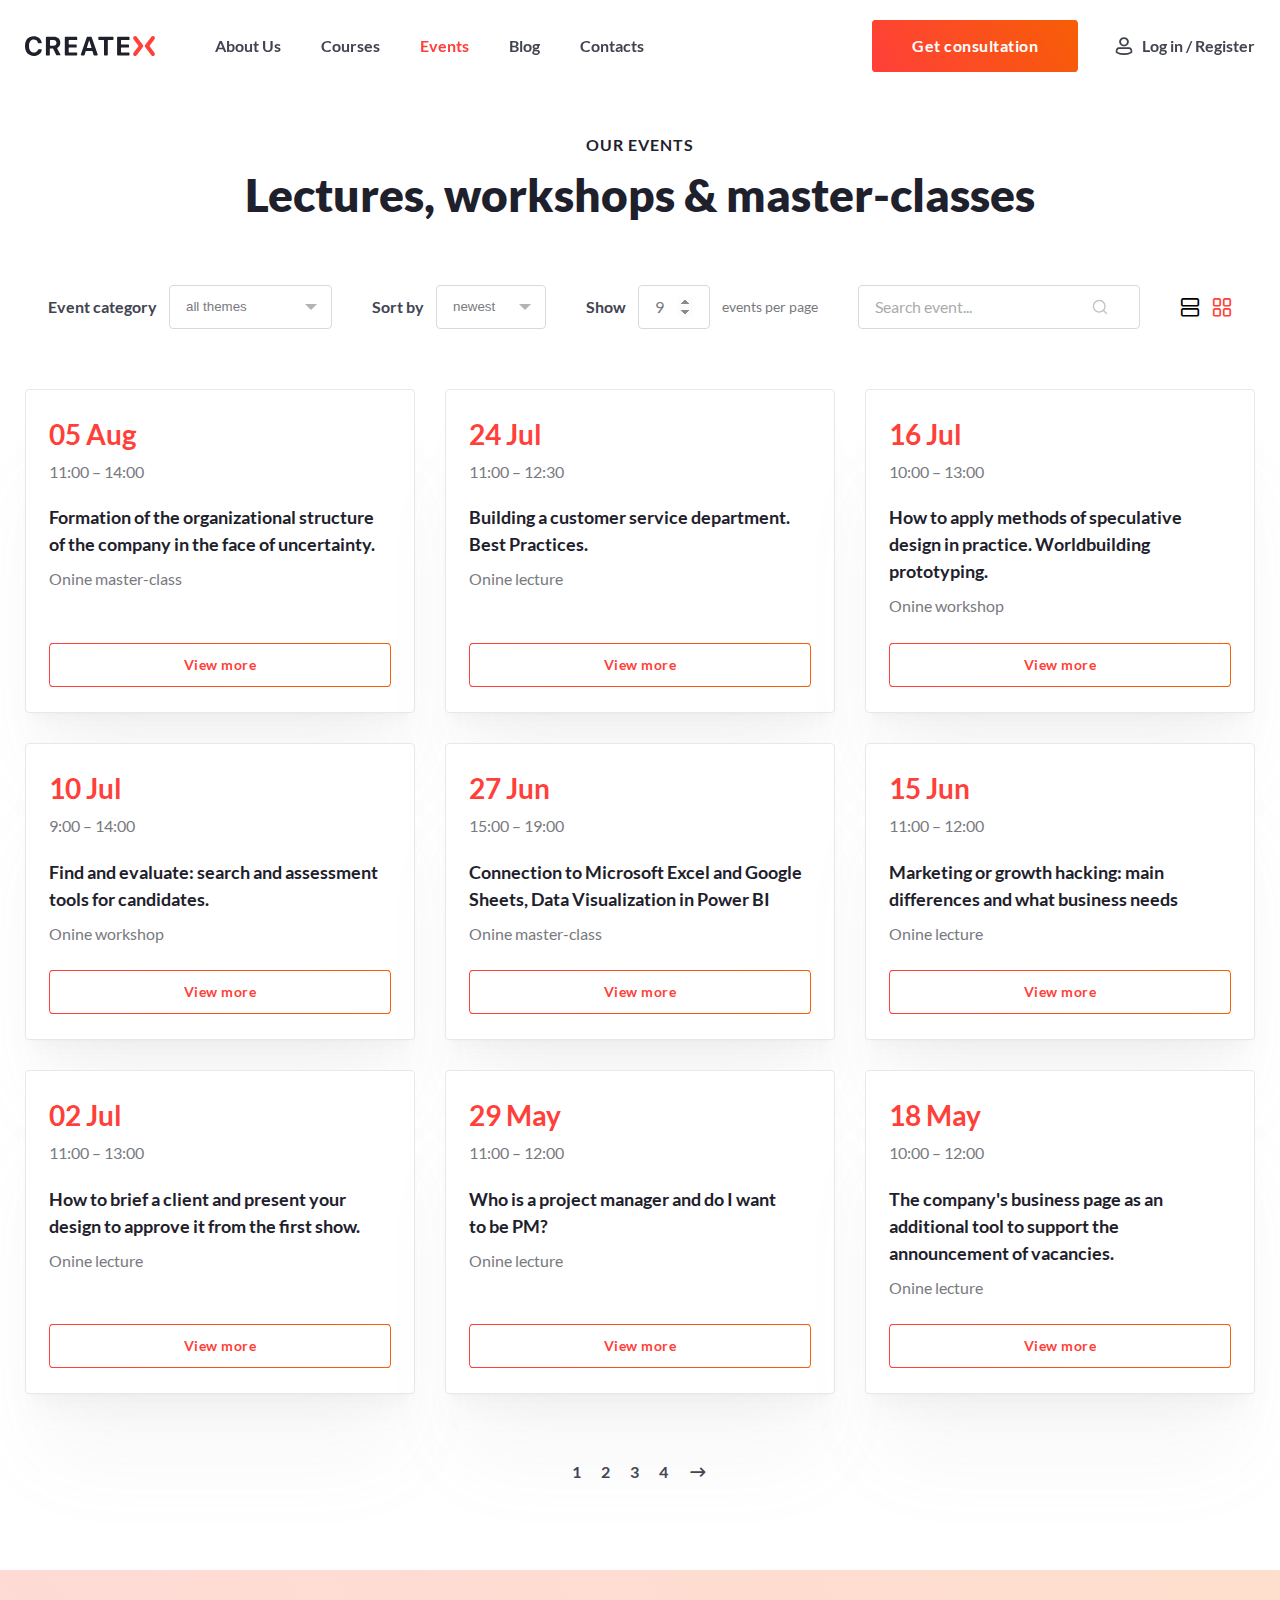
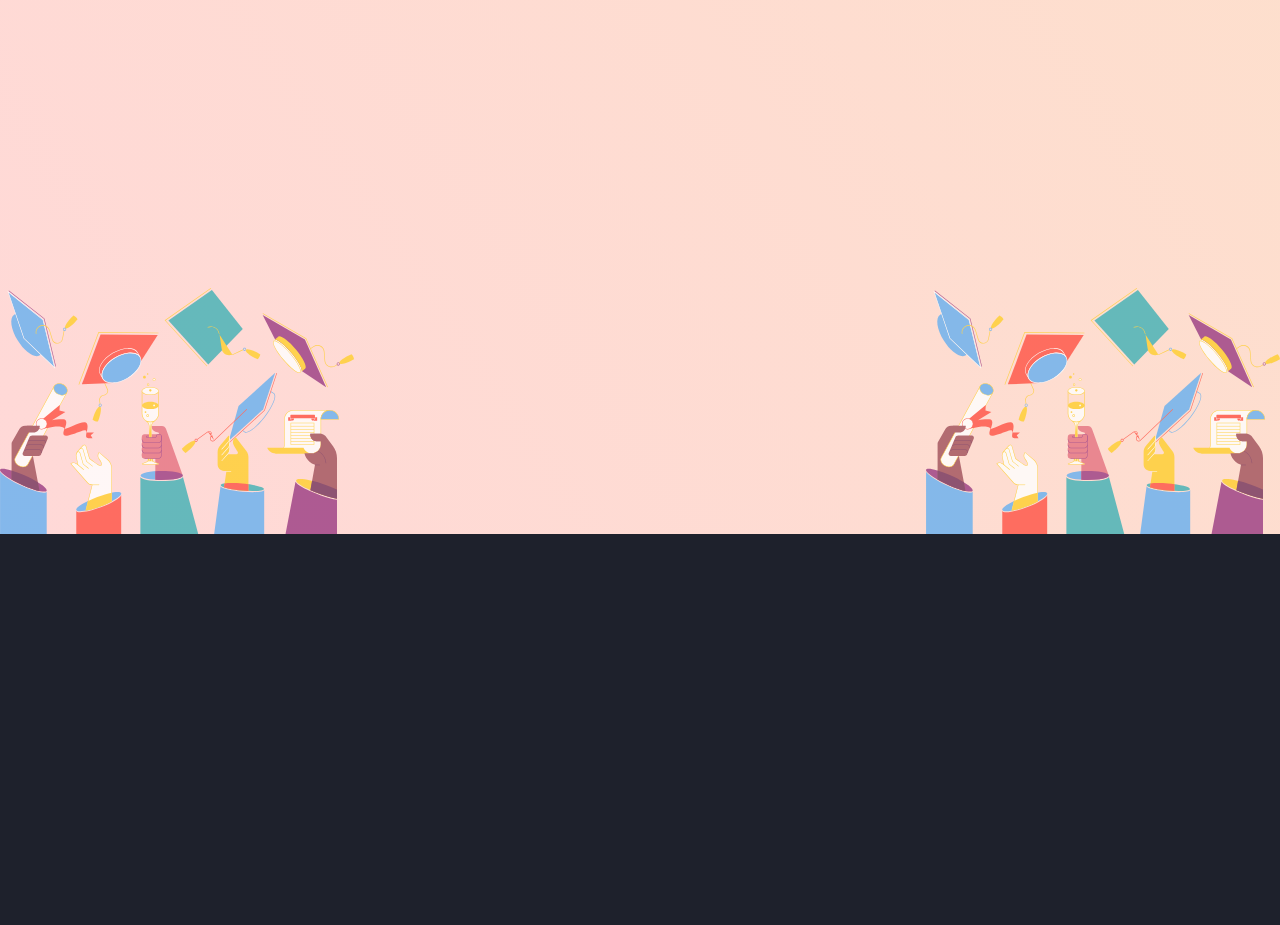
<file: events-column.html>
<!DOCTYPE html>
<html lang="en">

<head>
	<title>Events</title>
	<meta charset="UTF-8" />
	<meta name="format-detection" content="telephone=no" />
	<style>
		body {
			opacity: 0;
		}
	</style>
	<link rel="stylesheet" href="css/style.min.css?_v=20240106144031" />
	<link rel="shortcut icon" href="img/icon__logo/logo.svg" />
	<!-- <meta name="robots" content="noindex, nofollow"> -->
	<meta name="viewport" content="width=device-width, initial-scale=1.0" />
</head>

<body>
	<div class="wrapper">
		<header class="header">
			<div class="header__container">
				<a href="index.html" class="header__logo">
					<img src="img/header/logo.svg" alt="logo" />
				</a>
				<div class="header__menu menu">
					<nav class="menu__body">
						<ul class="menu__list">
							<li class="menu__item">
								<a href="about-us.html" class="menu__link nav-header__link">About Us</a>
							</li>
							<li class="menu__item">
								<a href="courses.html" class="menu__link nav-header__link">Courses</a>
							</li>
							<li class="menu__item"><a href="events-column.html" class="menu__link">Events</a></li>
							<li class="menu__item"><a href="blog.html" class="menu__link">Blog</a></li>
							<li class="menu__item"><a href="contact.html" class="menu__link">Contacts</a></li>
						</ul>
					</nav>
				</div>
				<div class="header__actions actions-header">
					<a data-da=".menu__body, 550" href="#" class="actions-header__button button"><span>Get consultation</span></a>
					<a data-popup="#search" data-da=".menu__body, 390" href="#" class="actions-header__auth">
						<span class="_icon-profile">Log in / Register</span>
					</a>
				</div>
				<button type="button" class="menu__icon icon-menu"><span></span></button>
			</div>
		</header>

		<main class="page-events">
			<section data-watch class="page-events__events events-page">
				<div class="events-page__container">
					<div class="events-page__title title-container">
						<div class="title-container__subtitle">Our events</div>
						<h1 class="title-container__title">Lectures, workshops & master-classes</h1>
					</div>
					<div class="events-page__action">
						<form action="" class="events-page__form form-events">
							<div class="form-events__line">
								<label for="category" class="form-events__label">Event category</label>
								<div class="select__wrapper">
									<select class="select" name="form-events__select" data-class-modif="form">
										<option value="1" selected>all themes</option>
										<option value="2">Onine master-class</option>
										<option value="3">Onine lecture</option>
										<option value="4">Onine workshop</option>
									</select>
								</div>
							</div>
							<div class="form-events__line">
								<label for="category" class="form-events__label">Sort by</label>
								<div class="select__wrapper">
									<select name="form-events__select" data-class-modif="form">
										<option value="1" selected>newest</option>
										<option value="2">newest-01</option>
										<option value="3">newest-02</option>
										<option value="4">newest-03</option>
									</select>
								</div>
							</div>

							<div class="form-events__line form-events__line--number">
								<label for="number" class="form-events__label">Show</label>
								<input autocomplete="off" type="number" name="number" placeholder="" value="9" class="form-events__input" />
								<span class="form-events__span">events per page</span>
							</div>
							<div class="form-events__line form-events__line--search">
								<input autocomplete="off" type="search" name="search" placeholder="Search event..." class="form-events__input" />
							</div>

							<div class="form-events__positions positions-form">
								<a href="events-row.html" class="positions-form__item positions-form__item--row _icon-menu-row"></a>
								<a href="#" class="positions-form__item positions-form__item--column _icon-menu-col active"></a>
							</div>
						</form>
					</div>
					<div class="events-page__cards">
						<article class="events-page__card card-events">
							<div class="card-events__body">
								<span class="card-events__date">05 Aug </span>
								<span class="card-events__time">11:00 – 14:00</span>
								<h3 class="card-events__title">Formation of the organizational structure of the company in the face of uncertainty.</h3>
								<span class="card-events__subtitle">Onine master-class</span>
							</div>
							<div class="card-events__actions">
								<a href="event-01.html" class="card-events__button border-button border-button--medium"><span>View more</span></a>
							</div>
						</article>
						<article class="events-page__card card-events">
							<div class="card-events__body">
								<span class="card-events__date">24 Jul </span>
								<span class="card-events__time">11:00 – 12:30</span>
								<h3 class="card-events__title">Building a customer service department. Best Practices.</h3>
								<span class="card-events__subtitle">Onine lecture</span>
							</div>
							<div class="card-events__actions">
								<a href="" class="card-events__button border-button border-button--medium"><span>View more</span></a>
							</div>
						</article>
						<article class="events-page__card card-events">
							<div class="card-events__body">
								<span class="card-events__date">16 Jul </span>
								<span class="card-events__time">10:00 – 13:00</span>
								<h3 class="card-events__title">How to apply methods of speculative design in practice. Worldbuilding prototyping.</h3>
								<span class="card-events__subtitle">Onine workshop</span>
							</div>
							<div class="card-events__actions">
								<a href="" class="card-events__button border-button border-button--medium"><span>View more</span></a>
							</div>
						</article>
						<article class="events-page__card card-events">
							<div class="card-events__body">
								<span class="card-events__date">10 Jul</span>
								<span class="card-events__time">9:00 – 14:00</span>
								<h3 class="card-events__title">Find and evaluate: search and assessment tools for candidates.</h3>
								<span class="card-events__subtitle">Onine workshop</span>
							</div>
							<div class="card-events__actions">
								<a href="" class="card-events__button border-button border-button--medium"><span>View more</span></a>
							</div>
						</article>
						<article class="events-page__card card-events">
							<div class="card-events__body">
								<span class="card-events__date">27 Jun</span>
								<span class="card-events__time">15:00 – 19:00</span>
								<h3 class="card-events__title">Connection to Microsoft Excel and Google Sheets, Data Visualization in Power BI</h3>
								<span class="card-events__subtitle">Onine master-class</span>
							</div>
							<div class="card-events__actions">
								<a href="" class="card-events__button border-button border-button--medium"><span>View more</span></a>
							</div>
						</article>
						<article class="events-page__card card-events">
							<div class="card-events__body">
								<span class="card-events__date">15 Jun </span>
								<span class="card-events__time">11:00 – 12:00</span>
								<h3 class="card-events__title">Marketing or growth hacking: main differences and what business needs</h3>
								<span class="card-events__subtitle">Onine lecture</span>
							</div>
							<div class="card-events__actions">
								<a href="" class="card-events__button border-button border-button--medium"><span>View more</span></a>
							</div>
						</article>
						<article class="events-page__card card-events">
							<div class="card-events__body">
								<span class="card-events__date">02 Jul </span>
								<span class="card-events__time">11:00 – 13:00</span>
								<h3 class="card-events__title">How to brief a client and present your design to approve it from the first show.</h3>
								<span class="card-events__subtitle">Onine lecture</span>
							</div>
							<div class="card-events__actions">
								<a href="" class="card-events__button border-button border-button--medium"><span>View more</span></a>
							</div>
						</article>
						<article class="events-page__card card-events">
							<div class="card-events__body">
								<span class="card-events__date">29 May</span>
								<span class="card-events__time">11:00 – 12:00</span>
								<h3 class="card-events__title">Who is a project manager and do I want to be PM?</h3>
								<span class="card-events__subtitle">Onine lecture</span>
							</div>
							<div class="card-events__actions">
								<a href="" class="card-events__button border-button border-button--medium"><span>View more</span></a>
							</div>
						</article>
						<article class="events-page__card card-events">
							<div class="card-events__body">
								<span class="card-events__date">18 May </span>
								<span class="card-events__time">10:00 – 12:00</span>
								<h3 class="card-events__title">
									The company's business page as an additional tool to support the announcement of vacancies.
								</h3>
								<span class="card-events__subtitle">Onine lecture</span>
							</div>
							<div class="card-events__actions">
								<a href="" class="card-events__button border-button border-button--medium"><span>View more</span></a>
							</div>
						</article>
					</div>
					<div class="events-page__count">
						<a href="#">1</a>
						<a href="#">2</a>
						<a href="#">3</a>
						<a href="#">4</a>
						<a href="#" class="_icon-right"></a>
					</div>
				</div>
			</section>
			<section data-watch class="page-events__subscribe subscribe-block">
				<div class="subscribe-block__container">
					<div class="subscribe-block__title title-container">
						<div class="title-container__subtitle">Don’t miss anything</div>
						<h2 class="title-container__title">Subscribe to the Createx School announcements</h2>
					</div>
					<form action="#" class="subscribe-block__form form-subscribe">
						<div class="form-subscribe__line">
							<input required autocomplete="off" type="email" name="email" placeholder="Your working email" class="form-subscribe__email" />
						</div>
						<div class="form-subscribe__button">
							<button type="submit" class="button"><span>Subscribe</span></button>
						</div>
					</form>
				</div>
				<div class="subscribe-block__decor decor-subscribe">
					<div class="decor-subscribe__item decor-subscribe__item--1"></div>
					<div class="decor-subscribe__item decor-subscribe__item--2"></div>
				</div>
			</section>
		</main>
		<footer data-watch data-spollers="768,max" class="footer">
			<div class="footer__container">
				<div class="footer__createx createx-footer">
					<div class="createx-footer__logo">
						<picture><source srcset="img/footer/logo.webp" type="image/webp"><img src="img/footer/logo.png" alt="logo-2" /></picture>
					</div>
					<div class="createx-footer__text">
						Createx Online School is a leader in online studying. We have lots of courses and programs from the main market experts. We provide
						relevant approaches to online learning, internships and employment in the largest companies in the country.
					</div>
					<div class="createx-footer__soc">
						<a href="#" class="_icon-facebook"></a>
						<a href="#" class="_icon-twitter"></a>
						<a href="#" class="_icon-youTube"></a>
						<a href="#" class="_icon-telegram"></a>
						<a href="#" class="_icon-instagram"></a>
						<a href="#" class="_icon-linked-In"></a>
					</div>
				</div>

				<div class="footer__navigation navigation-footer">
					<div class="navigation-footer__body">
						<button type="button" data-spoller class="navigation-footer__title">SITE MAP</button>
						<div class="navigation-footer__menu menu-footer">
							<div class="menu-footer__body">
								<ul class="navigation-footer__list">
									<li class="navigation-footer__item"><a href="#" class="navigation-footer__link">About Us</a></li>
									<li class="navigation-footer__item"><a href="#" class="navigation-footer__link">Courses</a></li>
									<li class="navigation-footer__item"><a href="#" class="navigation-footer__link">Events</a></li>
									<li class="navigation-footer__item"><a href="#" class="navigation-footer__link">Blog</a></li>
									<li class="navigation-footer__item"><a href="#" class="navigation-footer__link">Contacts</a></li>
								</ul>
							</div>
						</div>
					</div>
					<div class="navigation-footer__body">
						<button type="button" data-spoller class="navigation-footer__title">COURSES</button>
						<div class="navigation-footer__menu menu-footer">
							<div class="menu-footer__body">
								<ul class="navigation-footer__list">
									<li class="navigation-footer__item"><a href="#" class="navigation-footer__link">Marketing</a></li>
									<li class="navigation-footer__item"><a href="#" class="navigation-footer__link">Management</a></li>
									<li class="navigation-footer__item"><a href="#" class="navigation-footer__link">HR & Recruting</a></li>
									<li class="navigation-footer__item"><a href="#" class="navigation-footer__link">Design</a></li>
									<li class="navigation-footer__item"><a href="#" class="navigation-footer__link">Development</a></li>
								</ul>
							</div>
						</div>
					</div>
					<div class="navigation-footer__body">
						<button type="button" data-spoller class="navigation-footer__title">CONTACT US</button>
						<div class="navigation-footer__menu menu-footer">
							<div class="menu-footer__body">
								<ul class="navigation-footer__list">
									<li class="navigation-footer__item">
										<a href="tel:(405) 555-0128"><span class="_icon-phone">(405) 555-0128</span></a>
									</li>
									<li class="navigation-footer__item">
										<a href="mailto: hello@createx.com"><span class="_icon-mail">hello@createx.com</span></a>
									</li>
								</ul>
							</div>
						</div>
					</div>
				</div>

				<form class="footer__form form-footer">
					<h4 class="form-footer__title">SIGN UP TO OUR NEWSLETTER</h4>
					<div class="form-footer__line">
						<input autocomplete="off" type="email" name="form-footer__input" placeholder="Email address" class="form-footer__input" />
						<button type="submit" class="form-footer__button _icon-right"></button>
					</div>

					<div class="form-footer__text">*Subscribe to our newsletter to receive communications and early updates from Createx SEO Agency.</div>
				</form>
			</div>

			<div class="footer__made made-footer">
				<div class="made-footer__container">
					<div class="made-footer__text">
						<span>© All rights reserved.Made with</span>
						<span class="made-footer__span _icon-heart">by Createx Studio </span>
					</div>
					<div class="made-footer__link">
						<a href="#">GO TO TOP</a>
					</div>
				</div>
			</div>
		</footer>

	</div>

	<div id="search" aria-hidden="true" class="popup">
		<div class="popup__wrapper">
			<div class="popup__content">
				<button data-close type="button" class="popup__close">Close</button>
				<div class="popup__header">
					<h1 class="popup__title">Sign in</h1>
					<div class="popup__popup-text">Sign in to your account using email and password provided during registration.</div>
				</div>
				<form action="#" method="" class="popup__form form-popup">
					<div class="form-popup__line">
						<label for="email" class="popup__label">Email</label>
						<input required autocomplete="off" id="email" type="email" class="popup__input" placeholder="Your working email" />
					</div>
					<div class="form-popup__line">
						<label for="password" class="popup__label">Password</label>
						<input required autocomplete="off" id="password" type="password" class="popup__input" placeholder="Password" />
					</div>
					<div class="form-popup__check check-popup">
						<div class="check-popup__checkbox">
							<input checked id="check" type="checkbox" class="check-popup__input" />
							<label for="check" class="check-popup__label"><span class="check-popup__text">Keep me signed in</span></label>
						</div>
						<a href="#" class="check-popup__link">Forgot password?</a>
					</div>
					<button type="submit" class="popup__button button"><span>Sign in</span></button>
					<div class="popup__subtitle">Don't have an account? <a data-popup="#popup-up" href="#" class="popup__link">Sign up</a></div>
				</form>
				<div class="popup__line"></div>
				<div class="popup__header header-popup">
					<div class="header-popup__text">Or sign in with</div>
					<div class="header-popup__soc">
						<a href="#" class="header-popup__link _icon-facebook"></a>
						<a href="#" class="header-popup__link _icon-google"></a>
						<a href="#" class="header-popup__link _icon-twitter"></a>
						<a href="#" class="header-popup__link _icon-linked-In"></a>
					</div>
				</div>
			</div>
		</div>
	</div>
	<script src="js/app.min.js?_v=20240106144031"></script>
	<div id="popup-up" aria-hidden="true" class="popup">
		<div class="popup__wrapper">
			<div class="popup__content">
				<button data-close type="button" class="popup__close">Close</button>
				<div class="popup__header">
					<h1 class="popup__title">Sign up</h1>
					<div class="popup__popup-text">Registration takes less than a minute but gives you full control over your studying.</div>
				</div>
				<form action="#" method="" class="popup__form form-popup">
					<div class="form-popup__line">
						<label for="text" class="popup__label">Full Name</label>
						<input required autocomplete="off" id="text" type="text" class="popup__input" placeholder="Your full name" />
					</div>
					<div class="form-popup__line">
						<label for="email" class="popup__label">Email</label>
						<input required autocomplete="off" id="email" type="email" class="popup__input" placeholder="Your working email" />
					</div>
					<div class="form-popup__line">
						<label for="password" class="popup__label">Password</label>
						<input required autocomplete="off" id="password" type="password" class="popup__input" placeholder="Password" />
					</div>
					<div class="form-popup__line">
						<label for="conf-password" class="popup__label">Confirm Password</label>
						<input required autocomplete="off" id="conf-password" type="password" class="popup__input" placeholder="Password" />
					</div>
					<div class="form-popup__check check-popup">
						<div class="check-popup__checkbox">
							<input checked id="check" type="checkbox" class="check-popup__input" />
							<label for="check" class="check-popup__label"><span class="check-popup__text">Remember me</span></label>
						</div>
					</div>
					<button type="submit" class="popup__button button"><span>Sign up</span></button>
					<div class="popup__subtitle">Already have an account? <a data-popup="#search" href="#" class="popup__link">Sign in</a></div>
				</form>
				<div class="popup__line"></div>
				<div class="popup__header header-popup">
					<div class="header-popup__text">Or sign in with</div>
					<div class="header-popup__soc">
						<a href="#" class="header-popup__link _icon-facebook"></a>
						<a href="#" class="header-popup__link _icon-google"></a>
						<a href="#" class="header-popup__link _icon-twitter"></a>
						<a href="#" class="header-popup__link _icon-linked-In"></a>
					</div>
				</div>
			</div>
		</div>
	</div>

</body>

</html>
</file>
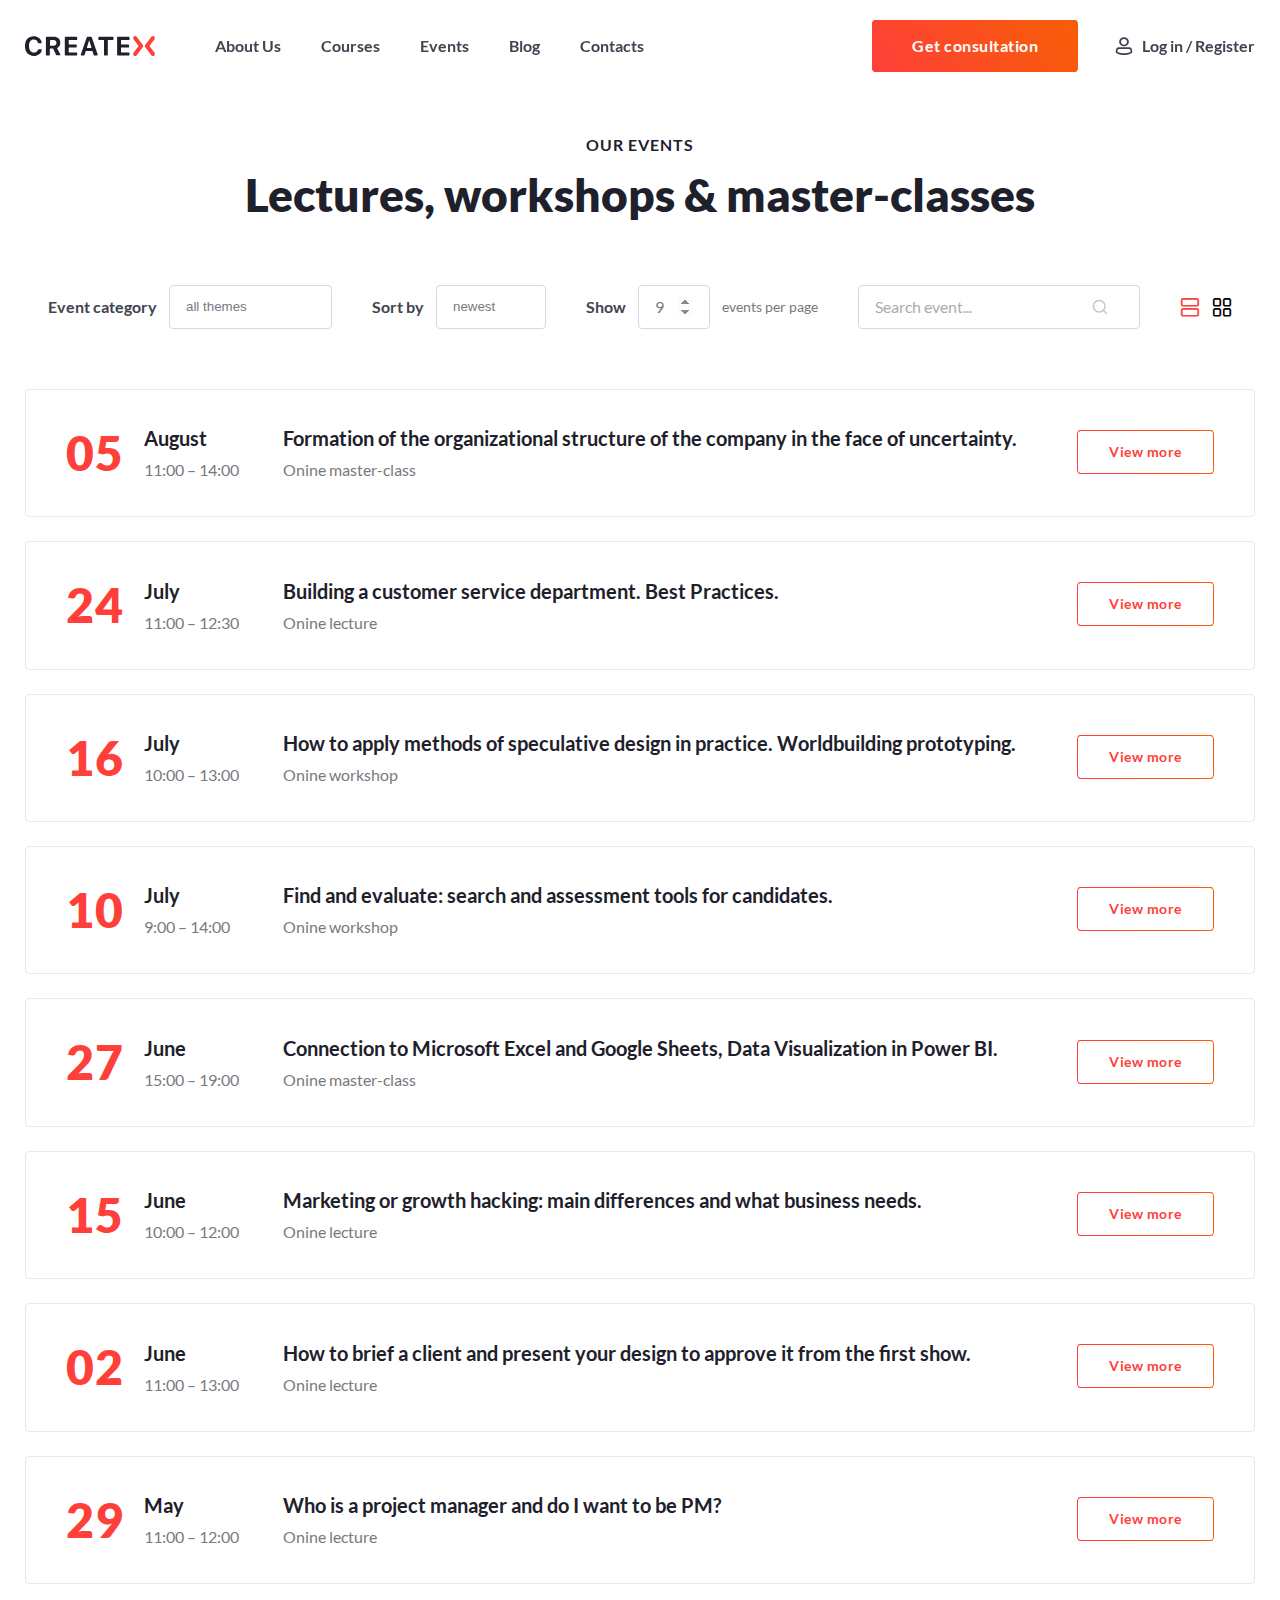
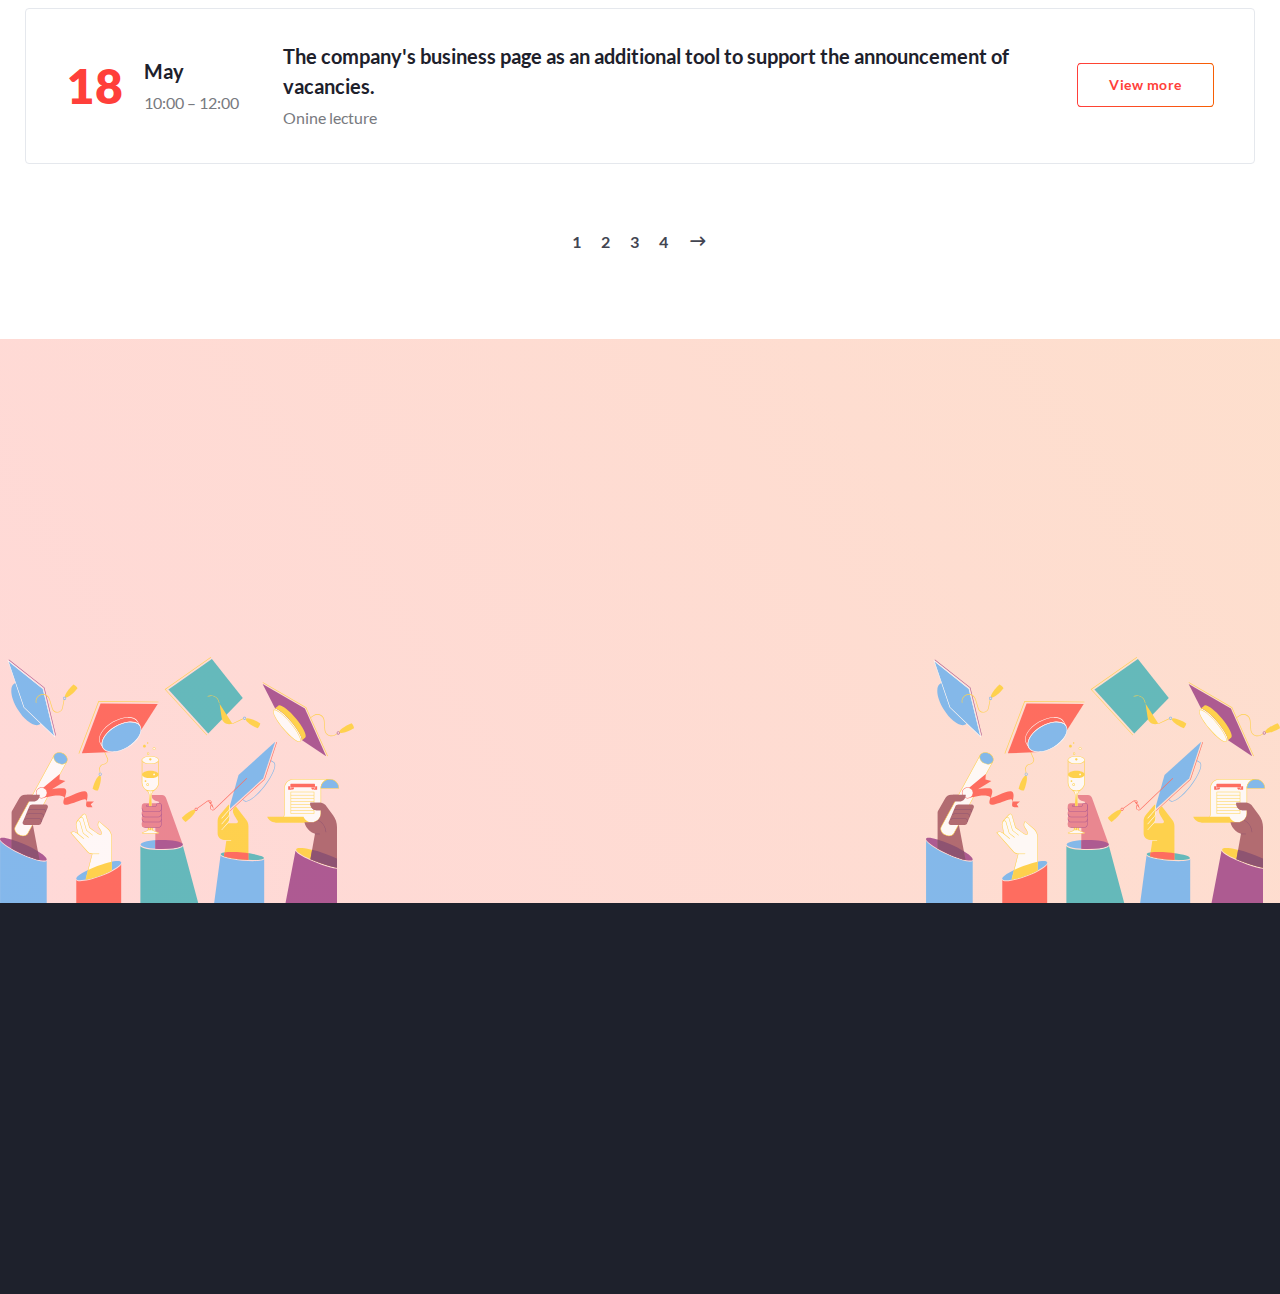
<file: events-row.html>
<!DOCTYPE html>
<html lang="en">

<head>
	<title>Events</title>
	<meta charset="UTF-8" />
	<meta name="format-detection" content="telephone=no" />
	<style>
		body {
			opacity: 0;
		}
	</style>
	<link rel="stylesheet" href="css/style.min.css?_v=20240106144031" />
	<link rel="shortcut icon" href="img/icon__logo/logo.svg" />
	<!-- <meta name="robots" content="noindex, nofollow"> -->
	<meta name="viewport" content="width=device-width, initial-scale=1.0" />
</head>

<body>
	<div class="wrapper">
		<header class="header">
			<div class="header__container">
				<a href="index.html" class="header__logo">
					<img src="img/header/logo.svg" alt="logo" />
				</a>
				<div class="header__menu menu">
					<nav class="menu__body">
						<ul class="menu__list">
							<li class="menu__item">
								<a href="about-us.html" class="menu__link nav-header__link">About Us</a>
							</li>
							<li class="menu__item">
								<a href="courses.html" class="menu__link nav-header__link">Courses</a>
							</li>
							<li class="menu__item"><a href="events-column.html" class="menu__link">Events</a></li>
							<li class="menu__item"><a href="blog.html" class="menu__link">Blog</a></li>
							<li class="menu__item"><a href="contact.html" class="menu__link">Contacts</a></li>
						</ul>
					</nav>
				</div>
				<div class="header__actions actions-header">
					<a data-da=".menu__body, 550" href="#" class="actions-header__button button"><span>Get consultation</span></a>
					<a data-popup="#search" data-da=".menu__body, 390" href="#" class="actions-header__auth">
						<span class="_icon-profile">Log in / Register</span>
					</a>
				</div>
				<button type="button" class="menu__icon icon-menu"><span></span></button>
			</div>
		</header>

		<main class="page-events-row">
			<section data-watch class="page-events-row__events events-row-page">
				<div class="events-row-page__container">
					<div class="events-row-page__title title-container">
						<div class="title-container__subtitle">Our events</div>
						<h1 class="title-container__title">Lectures, workshops & master-classes</h1>
					</div>
					<div class="events-row-page__action">
						<form action="" class="events-row-page__form form-events">
							<div class="form-events__line">
								<label for="category" class="form-events__label">Event category</label>
								<select class="select" name="form-events__select" data-class-modif="form">
									<option value="1" selected>all themes</option>
									<option value="2">Onine master-class</option>
									<option value="3">Onine lecture</option>
									<option value="4">Onine workshop</option>
								</select>
							</div>
							<div class="form-events__line">
								<label for="category" class="form-events__label">Sort by</label>
								<select name="form-events__select" data-class-modif="form">
									<option value="1" selected>newest</option>
									<option value="2">newest-01</option>
									<option value="3">newest-02</option>
									<option value="4">newest-03</option>
								</select>
							</div>

							<div class="form-events__line form-events__line--number">
								<label for="number" class="form-events__label">Show</label>
								<input autocomplete="off" type="number" name="number" placeholder="" value="9" class="form-events__input" />
								<span class="form-events__span">events per page</span>
							</div>
							<div class="form-events__line form-events__line--search">
								<input autocomplete="off" type="search" name="search" placeholder="Search event..." class="form-events__input" />
							</div>

							<div class="form-events__positions positions-form">
								<a href="#" class="positions-form__item positions-form__item--row _icon-menu-row active"></a>
								<a href="events-column.html" class="positions-form__item positions-form__item--column _icon-menu-col"></a>
							</div>
						</form>
					</div>
					<div class="events-row-page__cards">
						<article class="events-row-page__card card-events-row">
							<div class="card-events-row__date date-events-row">
								<div class="date-events-row__num">05</div>
								<div class="date-events-row__body">
									<div class="date-events-row__month">August</div>
									<div class="date-events-row__time">11:00 – 14:00</div>
								</div>
							</div>

							<div class="card-events-row__body">
								<h3 class="card-events-row__title">
									Formation of the organizational structure of the company in the face of uncertainty.
								</h3>
								<span class="card-events-row__subtitle">Onine master-class</span>
							</div>

							<div class="card-events-row__actions">
								<a href="event-01.html" class="card-events-row__button border-button border-button--medium"><span>View more</span></a>
							</div>
						</article>

						<article class="events-row-page__card card-events-row">
							<div class="card-events-row__date date-events-row">
								<div class="date-events-row__num">24</div>
								<div class="date-events-row__body">
									<div class="date-events-row__month">July</div>
									<div class="date-events-row__time">11:00 – 12:30</div>
								</div>
							</div>

							<div class="card-events-row__body">
								<h3 class="card-events-row__title">Building a customer service department. Best Practices.</h3>
								<span class="card-events-row__subtitle">Onine lecture</span>
							</div>

							<div class="card-events-row__actions">
								<a href="#" class="card-events-row__button border-button border-button--medium"><span>View more</span></a>
							</div>
						</article>

						<article class="events-row-page__card card-events-row">
							<div class="card-events-row__date date-events-row">
								<div class="date-events-row__num">16</div>
								<div class="date-events-row__body">
									<div class="date-events-row__month">July</div>
									<div class="date-events-row__time">10:00 – 13:00</div>
								</div>
							</div>

							<div class="card-events-row__body">
								<h3 class="card-events-row__title">How to apply methods of speculative design in practice. Worldbuilding prototyping.</h3>
								<span class="card-events-row__subtitle">Onine workshop</span>
							</div>

							<div class="card-events-row__actions">
								<a href="#" class="card-events-row__button border-button border-button--medium"><span>View more</span></a>
							</div>
						</article>
						<article class="events-row-page__card card-events-row">
							<div class="card-events-row__date date-events-row">
								<div class="date-events-row__num">10</div>
								<div class="date-events-row__body">
									<div class="date-events-row__month">July</div>
									<div class="date-events-row__time">9:00 – 14:00</div>
								</div>
							</div>

							<div class="card-events-row__body">
								<h3 class="card-events-row__title">Find and evaluate: search and assessment tools for candidates.</h3>
								<span class="card-events-row__subtitle">Onine workshop</span>
							</div>

							<div class="card-events-row__actions">
								<a href="#" class="card-events-row__button border-button border-button--medium"><span>View more</span></a>
							</div>
						</article>
						<article class="events-row-page__card card-events-row">
							<div class="card-events-row__date date-events-row">
								<div class="date-events-row__num">27</div>
								<div class="date-events-row__body">
									<div class="date-events-row__month">June</div>
									<div class="date-events-row__time">15:00 – 19:00</div>
								</div>
							</div>

							<div class="card-events-row__body">
								<h3 class="card-events-row__title">Connection to Microsoft Excel and Google Sheets, Data Visualization in Power BI.</h3>
								<span class="card-events-row__subtitle">Onine master-class</span>
							</div>

							<div class="card-events-row__actions">
								<a href="#" class="card-events-row__button border-button border-button--medium"><span>View more</span></a>
							</div>
						</article>
						<article class="events-row-page__card card-events-row">
							<div class="card-events-row__date date-events-row">
								<div class="date-events-row__num">15</div>
								<div class="date-events-row__body">
									<div class="date-events-row__month">June</div>
									<div class="date-events-row__time">10:00 – 12:00</div>
								</div>
							</div>

							<div class="card-events-row__body">
								<h3 class="card-events-row__title">Marketing or growth hacking: main differences and what business needs.</h3>
								<span class="card-events-row__subtitle">Onine lecture</span>
							</div>

							<div class="card-events-row__actions">
								<a href="#" class="card-events-row__button border-button border-button--medium"><span>View more</span></a>
							</div>
						</article>
						<article class="events-row-page__card card-events-row">
							<div class="card-events-row__date date-events-row">
								<div class="date-events-row__num">02</div>
								<div class="date-events-row__body">
									<div class="date-events-row__month">June</div>
									<div class="date-events-row__time">11:00 – 13:00</div>
								</div>
							</div>

							<div class="card-events-row__body">
								<h3 class="card-events-row__title">How to brief a client and present your design to approve it from the first show.</h3>
								<span class="card-events-row__subtitle">Onine lecture</span>
							</div>

							<div class="card-events-row__actions">
								<a href="#" class="card-events-row__button border-button border-button--medium"><span>View more</span></a>
							</div>
						</article>
						<article class="events-row-page__card card-events-row">
							<div class="card-events-row__date date-events-row">
								<div class="date-events-row__num">29</div>
								<div class="date-events-row__body">
									<div class="date-events-row__month">May</div>
									<div class="date-events-row__time">11:00 – 12:00</div>
								</div>
							</div>

							<div class="card-events-row__body">
								<h3 class="card-events-row__title">Who is a project manager and do I want to be PM?</h3>
								<span class="card-events-row__subtitle">Onine lecture</span>
							</div>

							<div class="card-events-row__actions">
								<a href="#" class="card-events-row__button border-button border-button--medium"><span>View more</span></a>
							</div>
						</article>
						<article class="events-row-page__card card-events-row">
							<div class="card-events-row__date date-events-row">
								<div class="date-events-row__num">18</div>
								<div class="date-events-row__body">
									<div class="date-events-row__month">May</div>
									<div class="date-events-row__time">10:00 – 12:00</div>
								</div>
							</div>

							<div class="card-events-row__body">
								<h3 class="card-events-row__title">
									The company's business page as an additional tool to support the announcement of vacancies.
								</h3>
								<span class="card-events-row__subtitle">Onine lecture</span>
							</div>

							<div class="card-events-row__actions">
								<a href="#" class="card-events-row__button border-button border-button--medium"><span>View more</span></a>
							</div>
						</article>
					</div>
					<div class="events-page__count">
						<a href="#">1</a>
						<a href="#">2</a>
						<a href="#">3</a>
						<a href="#">4</a>
						<a href="#" class="_icon-right"></a>
					</div>
				</div>
			</section>
			<section data-watch class="page-events-row__subscribe subscribe-block">
				<div class="subscribe-block__container">
					<div class="subscribe-block__title title-container">
						<div class="title-container__subtitle">Don’t miss anything</div>
						<h2 class="title-container__title">Subscribe to the Createx School announcements</h2>
					</div>
					<form action="#" class="subscribe-block__form form-subscribe">
						<div class="form-subscribe__line">
							<input required autocomplete="off" type="email" name="email" placeholder="Your working email" class="form-subscribe__email" />
						</div>
						<div class="form-subscribe__button">
							<button type="submit" class="button"><span>Subscribe</span></button>
						</div>
					</form>
				</div>
				<div class="subscribe-block__decor decor-subscribe">
					<div class="decor-subscribe__item decor-subscribe__item--1"></div>
					<div class="decor-subscribe__item decor-subscribe__item--2"></div>
				</div>
			</section>
		</main>
		<footer data-watch data-spollers="768,max" class="footer">
			<div class="footer__container">
				<div class="footer__createx createx-footer">
					<div class="createx-footer__logo">
						<picture><source srcset="img/footer/logo.webp" type="image/webp"><img src="img/footer/logo.png" alt="logo-2" /></picture>
					</div>
					<div class="createx-footer__text">
						Createx Online School is a leader in online studying. We have lots of courses and programs from the main market experts. We provide
						relevant approaches to online learning, internships and employment in the largest companies in the country.
					</div>
					<div class="createx-footer__soc">
						<a href="#" class="_icon-facebook"></a>
						<a href="#" class="_icon-twitter"></a>
						<a href="#" class="_icon-youTube"></a>
						<a href="#" class="_icon-telegram"></a>
						<a href="#" class="_icon-instagram"></a>
						<a href="#" class="_icon-linked-In"></a>
					</div>
				</div>

				<div class="footer__navigation navigation-footer">
					<div class="navigation-footer__body">
						<button type="button" data-spoller class="navigation-footer__title">SITE MAP</button>
						<div class="navigation-footer__menu menu-footer">
							<div class="menu-footer__body">
								<ul class="navigation-footer__list">
									<li class="navigation-footer__item"><a href="#" class="navigation-footer__link">About Us</a></li>
									<li class="navigation-footer__item"><a href="#" class="navigation-footer__link">Courses</a></li>
									<li class="navigation-footer__item"><a href="#" class="navigation-footer__link">Events</a></li>
									<li class="navigation-footer__item"><a href="#" class="navigation-footer__link">Blog</a></li>
									<li class="navigation-footer__item"><a href="#" class="navigation-footer__link">Contacts</a></li>
								</ul>
							</div>
						</div>
					</div>
					<div class="navigation-footer__body">
						<button type="button" data-spoller class="navigation-footer__title">COURSES</button>
						<div class="navigation-footer__menu menu-footer">
							<div class="menu-footer__body">
								<ul class="navigation-footer__list">
									<li class="navigation-footer__item"><a href="#" class="navigation-footer__link">Marketing</a></li>
									<li class="navigation-footer__item"><a href="#" class="navigation-footer__link">Management</a></li>
									<li class="navigation-footer__item"><a href="#" class="navigation-footer__link">HR & Recruting</a></li>
									<li class="navigation-footer__item"><a href="#" class="navigation-footer__link">Design</a></li>
									<li class="navigation-footer__item"><a href="#" class="navigation-footer__link">Development</a></li>
								</ul>
							</div>
						</div>
					</div>
					<div class="navigation-footer__body">
						<button type="button" data-spoller class="navigation-footer__title">CONTACT US</button>
						<div class="navigation-footer__menu menu-footer">
							<div class="menu-footer__body">
								<ul class="navigation-footer__list">
									<li class="navigation-footer__item">
										<a href="tel:(405) 555-0128"><span class="_icon-phone">(405) 555-0128</span></a>
									</li>
									<li class="navigation-footer__item">
										<a href="mailto: hello@createx.com"><span class="_icon-mail">hello@createx.com</span></a>
									</li>
								</ul>
							</div>
						</div>
					</div>
				</div>

				<form class="footer__form form-footer">
					<h4 class="form-footer__title">SIGN UP TO OUR NEWSLETTER</h4>
					<div class="form-footer__line">
						<input autocomplete="off" type="email" name="form-footer__input" placeholder="Email address" class="form-footer__input" />
						<button type="submit" class="form-footer__button _icon-right"></button>
					</div>

					<div class="form-footer__text">*Subscribe to our newsletter to receive communications and early updates from Createx SEO Agency.</div>
				</form>
			</div>

			<div class="footer__made made-footer">
				<div class="made-footer__container">
					<div class="made-footer__text">
						<span>© All rights reserved.Made with</span>
						<span class="made-footer__span _icon-heart">by Createx Studio </span>
					</div>
					<div class="made-footer__link">
						<a href="#">GO TO TOP</a>
					</div>
				</div>
			</div>
		</footer>

	</div>

	<div id="search" aria-hidden="true" class="popup">
		<div class="popup__wrapper">
			<div class="popup__content">
				<button data-close type="button" class="popup__close">Close</button>
				<div class="popup__header">
					<h1 class="popup__title">Sign in</h1>
					<div class="popup__popup-text">Sign in to your account using email and password provided during registration.</div>
				</div>
				<form action="#" method="" class="popup__form form-popup">
					<div class="form-popup__line">
						<label for="email" class="popup__label">Email</label>
						<input required autocomplete="off" id="email" type="email" class="popup__input" placeholder="Your working email" />
					</div>
					<div class="form-popup__line">
						<label for="password" class="popup__label">Password</label>
						<input required autocomplete="off" id="password" type="password" class="popup__input" placeholder="Password" />
					</div>
					<div class="form-popup__check check-popup">
						<div class="check-popup__checkbox">
							<input checked id="check" type="checkbox" class="check-popup__input" />
							<label for="check" class="check-popup__label"><span class="check-popup__text">Keep me signed in</span></label>
						</div>
						<a href="#" class="check-popup__link">Forgot password?</a>
					</div>
					<button type="submit" class="popup__button button"><span>Sign in</span></button>
					<div class="popup__subtitle">Don't have an account? <a data-popup="#popup-up" href="#" class="popup__link">Sign up</a></div>
				</form>
				<div class="popup__line"></div>
				<div class="popup__header header-popup">
					<div class="header-popup__text">Or sign in with</div>
					<div class="header-popup__soc">
						<a href="#" class="header-popup__link _icon-facebook"></a>
						<a href="#" class="header-popup__link _icon-google"></a>
						<a href="#" class="header-popup__link _icon-twitter"></a>
						<a href="#" class="header-popup__link _icon-linked-In"></a>
					</div>
				</div>
			</div>
		</div>
	</div>
	<script src="js/app.min.js?_v=20240106144031"></script>
	<div id="popup-up" aria-hidden="true" class="popup">
		<div class="popup__wrapper">
			<div class="popup__content">
				<button data-close type="button" class="popup__close">Close</button>
				<div class="popup__header">
					<h1 class="popup__title">Sign up</h1>
					<div class="popup__popup-text">Registration takes less than a minute but gives you full control over your studying.</div>
				</div>
				<form action="#" method="" class="popup__form form-popup">
					<div class="form-popup__line">
						<label for="text" class="popup__label">Full Name</label>
						<input required autocomplete="off" id="text" type="text" class="popup__input" placeholder="Your full name" />
					</div>
					<div class="form-popup__line">
						<label for="email" class="popup__label">Email</label>
						<input required autocomplete="off" id="email" type="email" class="popup__input" placeholder="Your working email" />
					</div>
					<div class="form-popup__line">
						<label for="password" class="popup__label">Password</label>
						<input required autocomplete="off" id="password" type="password" class="popup__input" placeholder="Password" />
					</div>
					<div class="form-popup__line">
						<label for="conf-password" class="popup__label">Confirm Password</label>
						<input required autocomplete="off" id="conf-password" type="password" class="popup__input" placeholder="Password" />
					</div>
					<div class="form-popup__check check-popup">
						<div class="check-popup__checkbox">
							<input checked id="check" type="checkbox" class="check-popup__input" />
							<label for="check" class="check-popup__label"><span class="check-popup__text">Remember me</span></label>
						</div>
					</div>
					<button type="submit" class="popup__button button"><span>Sign up</span></button>
					<div class="popup__subtitle">Already have an account? <a data-popup="#search" href="#" class="popup__link">Sign in</a></div>
				</form>
				<div class="popup__line"></div>
				<div class="popup__header header-popup">
					<div class="header-popup__text">Or sign in with</div>
					<div class="header-popup__soc">
						<a href="#" class="header-popup__link _icon-facebook"></a>
						<a href="#" class="header-popup__link _icon-google"></a>
						<a href="#" class="header-popup__link _icon-twitter"></a>
						<a href="#" class="header-popup__link _icon-linked-In"></a>
					</div>
				</div>
			</div>
		</div>
	</div>

</body>

</html>
</file>
<file: css/style.min.css>
@charset "UTF-8";@font-face{font-family:Lato;font-display:swap;src:url(../fonts/Lato-Black.woff2) format("woff2"),url(../fonts/Lato-Black.woff) format("woff");font-weight:900;font-style:normal}@font-face{font-family:Lato;font-display:swap;src:url(../fonts/Lato-Bold.woff2) format("woff2"),url(../fonts/Lato-Bold.woff) format("woff");font-weight:700;font-style:normal}@font-face{font-family:Lato;font-display:swap;src:url(../fonts/Lato-Regular.woff2) format("woff2"),url(../fonts/Lato-Regular.woff) format("woff");font-weight:400;font-style:normal}@font-face{font-family:icons;font-display:swap;src:url(../fonts/icons.woff2) format("woff2"),url(../fonts/icons.woff) format("woff");font-weight:400;font-style:normal}[class*=_icon-]:before{font-family:icons;font-style:normal;font-weight:400;font-variant:normal;text-transform:none;line-height:1;-webkit-font-smoothing:antialiased;-moz-osx-font-smoothing:grayscale}[class*=_icon-]:before{display:block}._icon-calendar:before{content:"\e900"}._icon-chat:before{content:"\e901"}._icon-check:before{content:"\e902"}._icon-clock:before{content:"\e903"}._icon-facebook:before{content:"\e904"}._icon-google:before{content:"\e905"}._icon-heart:before{content:"\e906"}._icon-instagram:before{content:"\e907"}._icon-layouts:before{content:"\e908"}._icon-like:before{content:"\e909"}._icon-linked-In:before{content:"\e90a"}._icon-mail:before{content:"\e90b"}._icon-menu-col:before{content:"\e90c"}._icon-menu-row:before{content:"\e90d"}._icon-mic:before{content:"\e90e"}._icon-phone:before{content:"\e90f"}._icon-play:before{content:"\e910"}._icon-play-2:before{content:"\e911"}._icon-profile:before{content:"\e912"}._icon-right:before{content:"\e913"}._icon-search:before{content:"\e914"}._icon-star:before{content:"\e915"}._icon-telegram:before{content:"\e916"}._icon-twitter:before{content:"\e917"}._icon-youTube:before{content:"\e918"}*{padding:0;margin:0;border:0}*,:after,:before{-webkit-box-sizing:border-box;box-sizing:border-box}body,html{height:100%;min-width:320px}body{color:#000;line-height:1;font-family:Lato;font-size:1rem;-ms-text-size-adjust:100%;-moz-text-size-adjust:100%;-webkit-text-size-adjust:100%;-webkit-font-smoothing:antialiased;-moz-osx-font-smoothing:grayscale}button,input,textarea{font-family:Lato;font-size:inherit}button{cursor:pointer;color:inherit;background-color:inherit}a{color:inherit;text-decoration:none}ul li{list-style:none}img{vertical-align:top}h1,h2,h3,h4,h5,h6{font-weight:inherit;font-size:inherit}.lock body{overflow:hidden;-ms-touch-action:none;touch-action:none;-ms-scroll-chaining:none;overscroll-behavior:none;background-color:#f4f5f7}.loaded body{opacity:1;-webkit-transition:opacity 1s ease 0s;-o-transition:opacity 1s ease 0s;transition:opacity 1s ease 0s}.swiper-initialized{-ms-touch-action:pan-y;touch-action:pan-y}.wrapper{min-height:100%;display:-webkit-box;display:-ms-flexbox;display:flex;-webkit-box-orient:vertical;-webkit-box-direction:normal;-ms-flex-direction:column;flex-direction:column;overflow:hidden}@supports (overflow:clip){.wrapper{overflow:clip}}.wrapper>main{-webkit-box-flex:1;-ms-flex:1 1 auto;flex:1 1 auto}.wrapper>*{min-width:0}[class*=__container]{max-width:78.75rem;margin:0 auto;padding:0 .9375rem}body::after{content:"";background-color:rgba(30,33,44,.75);position:fixed;width:100%;height:100%;top:0;left:0;opacity:0;-webkit-transition:opacity .8s ease 0s;-o-transition:opacity .8s ease 0s;transition:opacity .8s ease 0s;pointer-events:none;z-index:149}.popup-show body::after{opacity:1}.popup{position:fixed;top:0;left:0;bottom:0;right:0;padding:30px 10px;-webkit-transition:visibility .8s ease 0s;-o-transition:visibility .8s ease 0s;transition:visibility .8s ease 0s;visibility:hidden;pointer-events:none}.popup_show{z-index:150;visibility:visible;overflow:auto;pointer-events:auto}.popup_show .popup__content{visibility:visible;-webkit-transform:scale(1);-ms-transform:scale(1);transform:scale(1)}.popup__wrapper{display:-webkit-box;display:-ms-flexbox;display:flex;-webkit-box-orient:vertical;-webkit-box-direction:normal;-ms-flex-direction:column;flex-direction:column;-webkit-box-align:center;-ms-flex-align:center;align-items:center;min-height:100%;-webkit-box-flex:1;-ms-flex:1 1 auto;flex:1 1 auto;width:100%;display:flex;-webkit-box-pack:center;-ms-flex-pack:center;justify-content:center;align-items:center}.popup__content{visibility:hidden;-webkit-transform:scale(0);-ms-transform:scale(0);transform:scale(0);-webkit-transition:-webkit-transform .3s ease 0s;transition:-webkit-transform .3s ease 0s;-o-transition:transform .3s ease 0s;transition:transform .3s ease 0s;transition:transform .3s ease 0s,-webkit-transform .3s ease 0s;background-color:#fff;padding:3rem;width:100%;max-width:30.375rem;border-radius:.25rem}.lock .popup__content{visibility:visible}.popup__close{position:absolute;top:.9375rem;right:.9375rem}.popup__header:not(:last-child){margin-bottom:1.5rem}.popup__title{color:#1e212c;font-weight:700;line-height:1.5;text-align:center}.popup__title:not(:last-child){margin-bottom:1.5rem}.popup__popup-text{color:#787a80;font-size:.875rem;line-height:1.5;text-align:center}.popup__form:not(:last-child){margin-bottom:1.5rem}.popup__label{font-size:.875rem;line-height:1.5;color:#424551}.popup__input{height:2.75rem;border:.0625rem solid #d7dadd;border-radius:.25rem;color:#9a9ca5;padding-left:1rem}.popup__input::-webkit-input-placeholder{color:#9a9ca5}.popup__input::-moz-placeholder{color:#9a9ca5}.popup__input:-ms-input-placeholder{color:#9a9ca5}.popup__input::-ms-input-placeholder{color:#9a9ca5}.popup__input::placeholder{color:#9a9ca5}.popup__input:focus{outline:.125rem solid #d7dadd}.popup__button{margin-bottom:.25rem}.popup__subtitle{font-size:.875rem;line-height:1.5;color:#424551}.popup__link{font-size:.875rem;line-height:1.5;color:#ff3f3a;-webkit-transition:color .3s ease 0s;-o-transition:color .3s ease 0s;transition:color .3s ease 0s}.popup__line{width:100%;border-top:.0625rem solid #e5e8ed}.popup__line:not(:last-child){margin-bottom:1.5rem}.form-popup{display:-webkit-box;display:-ms-flexbox;display:flex;-webkit-box-orient:vertical;-webkit-box-direction:normal;-ms-flex-direction:column;flex-direction:column;row-gap:1.25rem}.form-popup__line{display:-webkit-box;display:-ms-flexbox;display:flex;-webkit-box-orient:vertical;-webkit-box-direction:normal;-ms-flex-direction:column;flex-direction:column;gap:.5rem}.form-popup__check{margin-bottom:.25rem}.check-popup{display:-webkit-box;display:-ms-flexbox;display:flex;-webkit-box-pack:justify;-ms-flex-pack:justify;justify-content:space-between}.check-popup__link{font-size:.875rem;line-height:1.5;color:#ff3f3a;-webkit-transition:color .3s ease 0s;-o-transition:color .3s ease 0s;transition:color .3s ease 0s}.check-popup__checkbox{position:relative}.check-popup__input{position:absolute;width:0;height:0;opacity:0}.check-popup__input:checked+.check-popup__label::before{background:#ff3f3a url(../img/common/popup/checked.svg) center/70% no-repeat}.check-popup__label{cursor:pointer;display:-webkit-inline-box;display:-ms-inline-flexbox;display:inline-flex;-webkit-box-align:center;-ms-flex-align:center;align-items:center;gap:.75rem}.check-popup__label::before{content:"";-webkit-box-flex:0;-ms-flex:0 0 1rem;flex:0 0 1rem;height:1rem;width:1rem;background-color:rgba(255,64,58,.1215686275);border-radius:.25rem;border:1px solid #ff3f3a}.check-popup__text{font-size:.875rem;line-height:1.5;color:#424551}.header-popup__text{font-size:.875rem;line-height:1.5;color:#787a80;text-align:center}.header-popup__text:not(:last-child){margin-bottom:1rem}.header-popup__soc{display:-webkit-box;display:-ms-flexbox;display:flex;-webkit-box-pack:center;-ms-flex-pack:center;justify-content:center;gap:.75rem}.header-popup__link{font-size:1.25rem;color:#787a80;-webkit-transition:color .3s ease 0s;-o-transition:color .3s ease 0s;transition:color .3s ease 0s}[class*=-ibg]{position:relative}[class*=-ibg] img{position:absolute;width:100%;height:100%;top:0;left:0;-o-object-fit:cover;object-fit:cover}[class*=-ibg_contain] img{-o-object-fit:contain;object-fit:contain}.title-container{display:-webkit-box;display:-ms-flexbox;display:flex;-webkit-box-orient:vertical;-webkit-box-direction:normal;-ms-flex-direction:column;flex-direction:column;-webkit-box-align:start;-ms-flex-align:start;align-items:flex-start;row-gap:.5rem}.title-container__subtitle{font-weight:700;line-height:1.5;letter-spacing:.0625rem;text-transform:uppercase;color:#1e212c;opacity:0;-webkit-transform:translate(0,10%);-ms-transform:translate(0,10%);transform:translate(0,10%)}.title-container__subtitle--2{color:#ff3f3a}._watcher-view .title-container__subtitle{opacity:1;-webkit-transform:translate(0,0);-ms-transform:translate(0,0);transform:translate(0,0);-webkit-transition:all .8s .2s;-o-transition:all .8s .2s;transition:all .8s .2s}.title-container__title{font-weight:900;line-height:1.3;color:#1e212c;opacity:0;-webkit-transform:translate(0,10%);-ms-transform:translate(0,10%);transform:translate(0,10%)}._watcher-view .title-container__title{opacity:1;-webkit-transform:translate(0,0);-ms-transform:translate(0,0);transform:translate(0,0);-webkit-transition:all .8s .4s;-o-transition:all .8s .4s;transition:all .8s .4s}.button{display:inline-block;cursor:pointer;overflow:hidden;position:relative;border-radius:.25rem;background:-webkit-gradient(linear,left top,right top,from(#ff3f3a),to(#f75e05)) left top/100% .0625rem no-repeat,-webkit-gradient(linear,left top,right top,from(#ff3f3a),to(#f75e05)) left bottom/100% .0625rem no-repeat;background:-o-linear-gradient(left,#ff3f3a 0,#f75e05 100%) left top/100% .0625rem no-repeat,-o-linear-gradient(left,#ff3f3a 0,#f75e05 100%) left bottom/100% .0625rem no-repeat;background:linear-gradient(to right,#ff3f3a 0,#f75e05 100%) left top/100% .0625rem no-repeat,linear-gradient(to right,#ff3f3a 0,#f75e05 100%) left bottom/100% .0625rem no-repeat}.button:hover span{color:#ff3f3a}.button:hover span::before{opacity:0}.button::after,.button::before{content:"";position:absolute;height:100%;width:10px;top:0}.button::before{left:0;border-radius:.25rem 0 0 .25rem;border:1px solid #ff3f3a;border-right:none}.button::after{right:0;border-radius:0 .25rem .25rem 0;border:1px solid #f75e05;border-left:none}.button span{display:block;font-weight:700;line-height:3.25;letter-spacing:.03125rem;color:#fff;position:relative;z-index:2;-webkit-transition:color .5s ease 0s;-o-transition:color .5s ease 0s;transition:color .5s ease 0s}.button span::before{content:"";position:absolute;width:100%;height:100%;top:0;left:0;background:-o-linear-gradient(34.05deg,#ff3f3a 0,#f75e05 100%) 0 0/auto 100% no-repeat;background:linear-gradient(55.95deg,#ff3f3a 0,#f75e05 100%) 0 0/auto 100% no-repeat;opacity:1;-webkit-transition:all .5s ease 0s;-o-transition:all .5s ease 0s;transition:all .5s ease 0s;z-index:-1}.button--medium span{line-height:3.143;font-size:.875rem}.border-button{display:inline-block;cursor:pointer;overflow:hidden;position:relative;border-radius:.25rem;background:-webkit-gradient(linear,left top,right top,from(#ff3f3a),to(#f75e05)) left top/100% .0625rem no-repeat,-webkit-gradient(linear,left top,right top,from(#ff3f3a),to(#f75e05)) left bottom/100% .0625rem no-repeat;background:-o-linear-gradient(left,#ff3f3a 0,#f75e05 100%) left top/100% .0625rem no-repeat,-o-linear-gradient(left,#ff3f3a 0,#f75e05 100%) left bottom/100% .0625rem no-repeat;background:linear-gradient(to right,#ff3f3a 0,#f75e05 100%) left top/100% .0625rem no-repeat,linear-gradient(to right,#ff3f3a 0,#f75e05 100%) left bottom/100% .0625rem no-repeat}.border-button:hover span::before{opacity:1}.border-button:hover span{color:#fff}.border-button::after,.border-button::before{content:"";position:absolute;height:100%;width:10px;top:0}.border-button::before{left:0;border-radius:.25rem 0 0 .25rem;border:1px solid #ff3f3a;border-right:none}.border-button::after{right:0;border-radius:0 .25rem .25rem 0;border:1px solid #f75e05;border-left:none}.border-button span{display:block;font-weight:700;line-height:3.25;letter-spacing:.03125rem;color:#ff3f3a;position:relative;-webkit-transition:all .5s ease 0s;-o-transition:all .5s ease 0s;transition:all .5s ease 0s;z-index:2}.border-button span::before{content:"";position:absolute;width:100%;height:100%;top:0;left:0;background:-o-linear-gradient(34.05deg,#ff3f3a 0,#f75e05 100%) 0 0/auto 100% no-repeat;background:linear-gradient(55.95deg,#ff3f3a 0,#f75e05 100%) 0 0/auto 100% no-repeat;opacity:0;-webkit-transition:all .5s ease 0s;-o-transition:all .5s ease 0s;transition:all .5s ease 0s;z-index:-1}.border-button--medium span{line-height:3.143;font-size:.875rem}.actions__button{border-radius:50%;padding:.75rem;font-size:1.5rem;-webkit-transition:all .5s ease 0s;-o-transition:all .5s ease 0s;transition:all .5s ease 0s}.actions__button:hover{background-color:#ff3f3a;color:#fff}.actions__button--left{-webkit-transform:rotate(180deg);-ms-transform:rotate(180deg);transform:rotate(180deg)}.cards{display:-ms-grid;display:grid;-ms-grid-columns:1fr 1fr;grid-template-columns:1fr 1fr;gap:1.875rem;grid-auto-rows:1fr}.cards__item{-webkit-box-align:start;-ms-flex-align:start;align-items:start;background:#fff;border:.0625rem solid #e5e8ed;-webkit-box-shadow:0 80px 80px -20px rgba(154,156,165,.08),0 30px 24px -10px rgba(154,156,165,.05),0 12px 10px -6px rgba(154,156,165,.04),0 4px 4px -4px rgba(30,33,44,.03);box-shadow:0 80px 80px -20px rgba(154,156,165,.08),0 30px 24px -10px rgba(154,156,165,.05),0 12px 10px -6px rgba(154,156,165,.04),0 4px 4px -4px rgba(30,33,44,.03);border-radius:4px;overflow:hidden}.item-cards{display:-webkit-box;display:-ms-flexbox;display:flex;gap:2rem}.item-cards__image{-webkit-box-flex:0;-ms-flex:0 0 35.786%;flex:0 0 35.786%;overflow:hidden;position:relative;padding-bottom:35.786%;min-height:100%}.item-cards__image img{position:absolute;top:0;left:0;width:100%;height:100%;-o-object-fit:cover;object-fit:cover;-webkit-transition:all .3s ease 0s;-o-transition:all .3s ease 0s;transition:all .3s ease 0s;cursor:pointer}.item-cards__subtitle{display:inline-block;line-height:1.5;color:#fff;border-radius:4px;padding:.0625rem .5rem}.item-cards__subtitle--1{background-color:#03cea4}.item-cards__subtitle--2{background-color:#5a87fc}.item-cards__subtitle--3{background-color:#f89828}.item-cards__subtitle--4{background-color:#f52f6e}.item-cards__title{font-weight:700;line-height:1.5;color:#1e212c}.price-item{display:-webkit-box;display:-ms-flexbox;display:flex;-webkit-box-align:center;-ms-flex-align:center;align-items:center;gap:.5rem}.price-item__value{font-weight:700;line-height:1.5;color:#ff4242}.price-item__name{line-height:1.5;color:#787a80;cursor:pointer}.certificate-page{background-color:#fff}.certificate-page__container{display:-webkit-box;display:-ms-flexbox;display:flex;-webkit-box-pack:justify;-ms-flex-pack:justify;justify-content:space-between;-webkit-box-align:start;-ms-flex-align:start;align-items:flex-start;row-gap:2.5rem;-webkit-column-gap:1.875rem;-moz-column-gap:1.875rem;column-gap:1.875rem}.certificate-page__body{-webkit-box-flex:0;-ms-flex:0 1 40%;flex:0 1 40%;opacity:0;-webkit-transform:translate(0,10%);-ms-transform:translate(0,10%);transform:translate(0,10%)}._watcher-view .certificate-page__body{opacity:1;-webkit-transform:translate(0,0);-ms-transform:translate(0,0);transform:translate(0,0);-webkit-transition:all .8s .2s;-o-transition:all .8s .2s;transition:all .8s .2s}.certificate-page__text{opacity:0;-webkit-transform:translate(0,10%);-ms-transform:translate(0,10%);transform:translate(0,10%)}._watcher-view .certificate-page__text{opacity:1;-webkit-transform:translate(0,0);-ms-transform:translate(0,0);transform:translate(0,0);-webkit-transition:all .8s .4s;-o-transition:all .8s .4s;transition:all .8s .4s}.certificate-page__text p{line-height:1.6;color:#424551}.certificate-page__image{-webkit-box-flex:0;-ms-flex:0 1 57.3%;flex:0 1 57.3%;position:relative;z-index:3;margin-bottom:-3.125rem;opacity:0;-webkit-transform:translate(0,10%);-ms-transform:translate(0,10%);transform:translate(0,10%)}._watcher-view .certificate-page__image{opacity:1;-webkit-transform:translate(0,0);-ms-transform:translate(0,0);transform:translate(0,0);-webkit-transition:all 1.2s .2s;-o-transition:all 1.2s .2s;transition:all 1.2s .2s}.certificate-page__image img{max-width:100%;-webkit-box-shadow:0 80px 80px -20px rgba(154,156,165,.16),0 30px 24px -10px rgba(154,156,165,.1),0 12px 10px -6px rgba(154,156,165,.08),0 4px 4px -4px rgba(30,33,44,.05);box-shadow:0 80px 80px -20px rgba(154,156,165,.16),0 30px 24px -10px rgba(154,156,165,.1),0 12px 10px -6px rgba(154,156,165,.08),0 4px 4px -4px rgba(30,33,44,.05);border-radius:4px;border:.0625rem solid #e5e8ed}.certificate-page--2__container{display:-webkit-box;display:-ms-flexbox;display:flex;-webkit-box-pack:justify;-ms-flex-pack:justify;justify-content:space-between;-webkit-box-align:center;-ms-flex-align:center;align-items:center;row-gap:2.5rem;-webkit-column-gap:1.875rem;-moz-column-gap:1.875rem;column-gap:1.875rem}.certificate-page--2__image{text-align:center;opacity:0;-webkit-transform:translate(0,10%);-ms-transform:translate(0,10%);transform:translate(0,10%)}._watcher-view .certificate-page--2__image{opacity:1;-webkit-transform:translate(0,0);-ms-transform:translate(0,0);transform:translate(0,0);-webkit-transition:all 1.2s .4s;-o-transition:all 1.2s .4s;transition:all 1.2s .4s}.certificate-page--2__image img{max-width:100%;-webkit-box-shadow:0 80px 80px -20px rgba(154,156,165,.16),0 30px 24px -10px rgba(154,156,165,.1),0 12px 10px -6px rgba(154,156,165,.08),0 4px 4px -4px rgba(30,33,44,.05);box-shadow:0 80px 80px -20px rgba(154,156,165,.16),0 30px 24px -10px rgba(154,156,165,.1),0 12px 10px -6px rgba(154,156,165,.08),0 4px 4px -4px rgba(30,33,44,.05);border-radius:4px;border:.0625rem solid #e5e8ed}.mark-certificate{-webkit-box-align:center;-ms-flex-align:center;align-items:center}.mark-certificate__image{display:inline-block}.mark-certificate__image img{max-width:100%}.testimonials{position:relative;background-color:#f4f5f7}.testimonials__container{position:relative;z-index:2}.testimonials__header{-webkit-box-align:center;-ms-flex-align:center;align-items:center}.decor-testimonials__item{position:absolute}.decor-testimonials__item--1{background:url(../img/common/testimonials/decor/circles.svg) 0 0 no-repeat;width:9.625rem;height:9.0625rem;top:7.08%;left:3.9%;opacity:.6}.decor-testimonials__item--2{background:url(../img/common/testimonials/decor/dots.svg) 0 0 no-repeat;width:8.9375rem;height:6.5625rem;bottom:12.6%;left:17.8%;opacity:.8}.decor-testimonials__item--3{background:url(../img/common/testimonials/decor/shapes.svg) 0 0 no-repeat;width:5.4375rem;height:2.9375rem;top:19.8%;right:33.8%;opacity:.6}.decor-testimonials__item--4{background:url(../img/common/testimonials/decor/circle-half.svg) 0 0 no-repeat;width:16.125rem;height:16.125rem;bottom:-10.56%;right:-7.2%;opacity:.8}.buttons-testimonial{position:absolute;left:0;top:0;width:100%;height:100%;opacity:0;-webkit-transform:translate(0,10%);-ms-transform:translate(0,10%);transform:translate(0,10%)}._watcher-view .buttons-testimonial{opacity:1;-webkit-transform:translate(0,0);-ms-transform:translate(0,0);transform:translate(0,0);-webkit-transition:all .8s .2s;-o-transition:all .8s .2s;transition:all .8s .2s}.buttons-testimonial__button{position:absolute;z-index:2;border-radius:50%;padding:.75rem;font-size:1.5rem;-webkit-transition:all .5s ease 0s;-o-transition:all .5s ease 0s;transition:all .5s ease 0s}.buttons-testimonial__button:hover{background-color:#ff3f3a;color:#fff}.buttons-testimonial__button--left{left:.9375rem;bottom:35%;-webkit-transform:rotate(180deg);-ms-transform:rotate(180deg);transform:rotate(180deg)}.buttons-testimonial__button--right{right:.9375rem;bottom:35%}.swiper-slide__content{background-color:#fff;-webkit-box-shadow:-1px 29px 37px -20px rgba(0,0,0,.05);box-shadow:-1px 29px 37px -20px rgba(0,0,0,.05);border-radius:4px;opacity:0;-webkit-transform:translate(0,10%);-ms-transform:translate(0,10%);transform:translate(0,10%)}._watcher-view .swiper-slide__content{opacity:1;-webkit-transform:translate(0,0);-ms-transform:translate(0,0);transform:translate(0,0);-webkit-transition:all 1.2s .2s;-o-transition:all 1.2s .2s;transition:all 1.2s .2s}.swiper-slide__bloquote{background:url(../img/common/testimonials/braces.svg) 0 0 no-repeat;padding-left:3.625rem;line-height:1.5;color:#424551}.swiper-slide__bloquote:not(:last-child){margin-bottom:1.5rem}.swiper-slide__auth{display:-webkit-box;display:-ms-flexbox;display:flex;padding-left:3.625rem;-webkit-box-align:center;-ms-flex-align:center;align-items:center;gap:1.25rem}.auth-swiper__photo{border-radius:50%;overflow:hidden}.auth-swiper__name{font-weight:700;line-height:1.6;color:#1e212c}.auth-swiper__name:not(:last-child){margin-bottom:.25rem}.auth-swiper__position{font-size:.875rem;line-height:1.5;color:#787a80}.subscribe-block{position:relative;background:-o-linear-gradient(34.05deg,rgba(255,63,58,.2) 0,rgba(247,94,5,.2) 100%);background:linear-gradient(55.95deg,rgba(255,63,58,.2) 0,rgba(247,94,5,.2) 100%)}.subscribe-block__container{position:relative;z-index:2}.subscribe-block__title{max-width:50.625rem;-webkit-box-align:center;-ms-flex-align:center;align-items:center;text-align:center;margin:0 auto}.subscribe-block__form{display:-webkit-box;display:-ms-flexbox;display:flex;gap:1.5rem;-webkit-box-pack:center;-ms-flex-pack:center;justify-content:center;-webkit-box-align:center;-ms-flex-align:center;align-items:center}.form-subscribe{max-width:37.5rem;margin:0 auto;opacity:0;-webkit-transform:translate(0,10%);-ms-transform:translate(0,10%);transform:translate(0,10%)}._watcher-view .form-subscribe{opacity:1;-webkit-transform:translate(0,0);-ms-transform:translate(0,0);transform:translate(0,0);-webkit-transition:all .8s .4s;-o-transition:all .8s .4s;transition:all .8s .4s}.form-subscribe__line{-webkit-box-flex:1;-ms-flex:1 1 auto;flex:1 1 auto}.form-subscribe__email{width:100%;padding:0 1rem;height:3.25rem;background:#fff;border:.0625rem solid #d7dadd;border-radius:4px;line-height:1.5;color:#1e212c;letter-spacing:.03125rem}.form-subscribe__email::-webkit-input-placeholder{letter-spacing:0;color:#9a9ca5;-webkit-transition:opacity .3s ease 0s;transition:opacity .3s ease 0s;opacity:1}.form-subscribe__email::-moz-placeholder{letter-spacing:0;color:#9a9ca5;-moz-transition:opacity .3s ease 0s;transition:opacity .3s ease 0s;opacity:1}.form-subscribe__email:-ms-input-placeholder{letter-spacing:0;color:#9a9ca5;-ms-transition:opacity .3s ease 0s;transition:opacity .3s ease 0s;opacity:1}.form-subscribe__email::-ms-input-placeholder{letter-spacing:0;color:#9a9ca5;-ms-transition:opacity .3s ease 0s;transition:opacity .3s ease 0s;opacity:1}.form-subscribe__email::placeholder{letter-spacing:0;color:#9a9ca5;-webkit-transition:opacity .3s ease 0s;-o-transition:opacity .3s ease 0s;transition:opacity .3s ease 0s;opacity:1}.form-subscribe__email:focus{border:0 solid #d7dadd;outline:.0625rem solid #1e212c}.form-subscribe__email:focus::-webkit-input-placeholder{opacity:0}.form-subscribe__email:focus::-moz-placeholder{opacity:0}.form-subscribe__email:focus:-ms-input-placeholder{opacity:0}.form-subscribe__email:focus::-ms-input-placeholder{opacity:0}.form-subscribe__email:focus::placeholder{opacity:0}.decor-subscribe{position:absolute;left:0;top:0;height:100%;width:100%}.decor-subscribe__item{position:absolute;opacity:.8}.decor-subscribe__item--1{background:url(../img/common/subscribe/01.svg) 0 0 no-repeat;width:22.125rem;height:15.375rem;bottom:0;left:0}.decor-subscribe__item--2{background:url(../img/common/subscribe/01.svg) 0 0 no-repeat;width:22.125rem;height:15.375rem;bottom:0;right:0}.latest-block__header{display:-webkit-box;display:-ms-flexbox;display:flex;-webkit-box-align:center;-ms-flex-align:center;align-items:center;-webkit-box-pack:justify;-ms-flex-pack:justify;justify-content:space-between}.latest-block__button{opacity:0;-webkit-transform:translate(0,10%);-ms-transform:translate(0,10%);transform:translate(0,10%)}._watcher-view .latest-block__button{opacity:1;-webkit-transform:translate(0,0);-ms-transform:translate(0,0);transform:translate(0,0);-webkit-transition:all .8s .2s;-o-transition:all .8s .2s;transition:all .8s .2s}.latest-block__cards{display:-webkit-box;display:-ms-flexbox;display:flex;opacity:0;-webkit-transform:translate(0,10%);-ms-transform:translate(0,10%);transform:translate(0,10%)}._watcher-view .latest-block__cards{opacity:1;-webkit-transform:translate(0,0);-ms-transform:translate(0,0);transform:translate(0,0);-webkit-transition:all 1.2s .3s;-o-transition:all 1.2s .3s;transition:all 1.2s .3s}.latest-block__card{-webkit-box-flex:0;-ms-flex:0 1 33.333%;flex:0 1 33.333%;min-height:100%}.card-latest{display:-webkit-box;display:-ms-flexbox;display:flex;-webkit-box-orient:vertical;-webkit-box-direction:normal;-ms-flex-direction:column;flex-direction:column;gap:1rem}.card-latest__image{padding-bottom:76.925%;position:relative;border-radius:4px;overflow:hidden}.card-latest__image img{cursor:pointer;position:absolute;-webkit-transition:all .3s ease 0s;-o-transition:all .3s ease 0s;transition:all .3s ease 0s;top:0;left:0;height:100%;width:100%;-o-object-fit:cover;object-fit:cover}.card-latest__image span{position:absolute;-webkit-box-align:center;-ms-flex-align:center;align-items:center;display:-webkit-box;display:-ms-flexbox;display:flex;gap:.25rem;margin-left:.75rem;margin-top:.75rem;border-radius:4px;background-color:#fff;padding:0 .5rem;font-size:.875rem;line-height:1.5;color:#424551}.card-latest__image span::before{font-size:1rem}.card-latest__body{-webkit-box-flex:1;-ms-flex-positive:1;flex-grow:1;display:-webkit-box;display:-ms-flexbox;display:flex;-webkit-box-orient:vertical;-webkit-box-direction:normal;-ms-flex-direction:column;flex-direction:column;gap:.5rem;-webkit-box-align:start;-ms-flex-align:start;align-items:start}.card-latest__title{font-weight:700;line-height:1.5;color:#1e212c;cursor:pointer}.card-latest__text{-webkit-box-flex:1;-ms-flex-positive:1;flex-grow:1;line-height:1.6;color:#424551}.card-latest__link{display:-webkit-box;display:-ms-flexbox;display:flex;-webkit-box-align:center;-ms-flex-align:center;align-items:center;gap:.5rem;-webkit-transition:all .3s ease 0s;-o-transition:all .3s ease 0s;transition:all .3s ease 0s;font-weight:700;line-height:1.6;color:#1e212c}.card-latest__link span{padding-top:.125rem;color:#ff3f3a;font-size:1.25rem;-webkit-transition:all .7s ease 0s;-o-transition:all .7s ease 0s;transition:all .7s ease 0s}.subtitle-latest-card{display:-webkit-box;display:-ms-flexbox;display:flex;-ms-flex-wrap:wrap;flex-wrap:wrap;-webkit-box-align:center;-ms-flex-align:center;align-items:center;-webkit-column-gap:.75rem;-moz-column-gap:.75rem;column-gap:.75rem;font-size:14px;line-height:1.5;color:#787a80}.subtitle-latest-card__prof{font-weight:700}.subtitle-latest-card__line{display:inline-block;width:.0625rem;height:.75rem;background-color:#787a80}.subtitle-latest-card__date{display:-webkit-box;display:-ms-flexbox;display:flex;-webkit-box-align:center;-ms-flex-align:center;align-items:center;gap:.5rem}.subtitle-latest-card__time{display:-webkit-box;display:-ms-flexbox;display:flex;-webkit-box-align:center;-ms-flex-align:center;align-items:center;gap:.5rem}.header{padding-top:1.25rem;padding-bottom:1.25rem;background-color:transparent;min-height:5.625rem;position:fixed;top:0;left:0;width:100%;z-index:50;-webkit-transition:background-color .3s ease 0s;-o-transition:background-color .3s ease 0s;transition:background-color .3s ease 0s}.menu-open .header{-webkit-transition:background-color .3s ease 0s;-o-transition:background-color .3s ease 0s;transition:background-color .3s ease 0s;background-color:#fedcd1}.header._header-scroll{background-color:rgba(254,220,209,.7)}.header__container{display:-webkit-box;display:-ms-flexbox;display:flex;-webkit-box-align:center;-ms-flex-align:center;align-items:center}.header__logo{-webkit-box-flex:0;-ms-flex:0 1 8.125rem;flex:0 1 8.125rem;position:relative;z-index:5}.header__logo img{max-width:100%}.menu{-webkit-box-flex:1;-ms-flex:1 1 auto;flex:1 1 auto}.menu__list{display:-webkit-box;display:-ms-flexbox;display:flex;-ms-flex-wrap:wrap;flex-wrap:wrap;-webkit-box-align:center;-ms-flex-align:center;align-items:center;row-gap:.3125rem}.menu__link{font-weight:700;line-height:1.6;color:#424551;-webkit-transition:color .3s ease 0s;-o-transition:color .3s ease 0s;transition:color .3s ease 0s}.menu .active{color:#ff3f3a}.actions-header{-ms-flex-negative:0;flex-shrink:0;position:relative;z-index:5;display:-webkit-box;display:-ms-flexbox;display:flex;-webkit-box-align:center;-ms-flex-align:center;align-items:center;-webkit-box-pack:center;-ms-flex-pack:center;justify-content:center;row-gap:.9375rem}.actions-header__auth span{display:-webkit-box;display:-ms-flexbox;display:flex;gap:.5rem;-webkit-box-align:center;-ms-flex-align:center;align-items:center;font-weight:700;line-height:1.6;color:#424551;-webkit-transition:color .3s ease 0s;-o-transition:color .3s ease 0s;transition:color .3s ease 0s}.actions-header__auth span::before{font-size:1.25rem}.icon-menu{display:none}.footer{position:relative;z-index:2;background-color:#1e212c}.footer__container{display:-webkit-box;display:-ms-flexbox;display:flex;row-gap:2.5rem;opacity:0;-webkit-transform:translate(0,10%);-ms-transform:translate(0,10%);transform:translate(0,10%)}._watcher-view .footer__container{opacity:1;-webkit-transform:translate(0,0);-ms-transform:translate(0,0);transform:translate(0,0);-webkit-transition:all .8s .2s;-o-transition:all .8s .2s;transition:all .8s .2s}.createx-footer{-webkit-box-flex:0;-ms-flex:0 1 17.5rem;flex:0 1 17.5rem}.createx-footer__logo img{width:8.125rem}.createx-footer__logo:not(:last-child){margin-bottom:1.5rem}.createx-footer__text{color:#fff;opacity:.6;font-size:.75rem;line-height:1.5}.createx-footer__text:not(:last-child){margin-bottom:2.375rem}.createx-footer__soc{display:-webkit-inline-box;display:-ms-inline-flexbox;display:inline-flex;gap:1.25rem;-ms-flex-wrap:wrap;flex-wrap:wrap}.createx-footer__soc a{font-size:1.0625rem;color:#fff;opacity:.6;-webkit-transition:all .3s ease 0s;-o-transition:all .3s ease 0s;transition:all .3s ease 0s}.navigation-footer{display:-webkit-box;display:-ms-flexbox;display:flex;-webkit-box-align:start;-ms-flex-align:start;align-items:start;row-gap:1.25rem}.navigation-footer__title{color:#fff;font-weight:700;line-height:1.5;letter-spacing:.0625rem;text-transform:uppercase}.navigation-footer__title:not(:last-child){margin-bottom:.75rem}.navigation-footer__list{min-width:6.875rem}.navigation-footer__item span{color:#fff;opacity:.6;display:-webkit-box;display:-ms-flexbox;display:flex;-webkit-box-align:center;-ms-flex-align:center;align-items:center;gap:.5rem}.navigation-footer__item:not(:last-child){margin-bottom:.5rem}.navigation-footer__link{color:#fff;opacity:.6}.form-footer{-webkit-box-flex:0;-ms-flex:0 1 17.875rem;flex:0 1 17.875rem}.form-footer__title{color:#fff}.form-footer__title:not(:last-child){margin-bottom:.75rem}.form-footer__line{display:-webkit-box;display:-ms-flexbox;display:flex;border-radius:.25rem;border:1px solid rgba(255,255,255,.2);background-color:rgba(255,255,255,.12)}.form-footer__line:not(:last-child){margin-bottom:.75rem}.form-footer__input{border-radius:.25rem;-webkit-box-flex:1;-ms-flex-positive:1;flex-grow:1;height:2.25rem;padding-left:.75rem;color:#fff;background-color:inherit;border:1px solid rgba(255,255,255,.2);border:none}.form-footer__input::-webkit-input-placeholder{line-height:1.5;color:#fff;-webkit-transition:opacity .3s ease 0s;transition:opacity .3s ease 0s;opacity:.6}.form-footer__input::-moz-placeholder{line-height:1.5;color:#fff;-moz-transition:opacity .3s ease 0s;transition:opacity .3s ease 0s;opacity:.6}.form-footer__input:-ms-input-placeholder{line-height:1.5;color:#fff;-ms-transition:opacity .3s ease 0s;transition:opacity .3s ease 0s;opacity:.6}.form-footer__input::-ms-input-placeholder{line-height:1.5;color:#fff;-ms-transition:opacity .3s ease 0s;transition:opacity .3s ease 0s;opacity:.6}.form-footer__input::placeholder{line-height:1.5;color:#fff;-webkit-transition:opacity .3s ease 0s;-o-transition:opacity .3s ease 0s;transition:opacity .3s ease 0s;opacity:.6}.form-footer__input:focus{outline:.0625rem solid rgba(255,255,255,.4)}.form-footer__input:focus::-webkit-input-placeholder{opacity:0}.form-footer__input:focus::-moz-placeholder{opacity:0}.form-footer__input:focus:-ms-input-placeholder{opacity:0}.form-footer__input:focus::-ms-input-placeholder{opacity:0}.form-footer__input:focus::placeholder{opacity:0}.form-footer__button{padding-right:.625rem;padding-left:.625rem}.form-footer__button::before{color:#fff;opacity:.6;font-size:1rem;-webkit-transition:opacity .3s ease 0s;-o-transition:opacity .3s ease 0s;transition:opacity .3s ease 0s}.form-footer__text{color:#fff;font-size:.625rem;line-height:1.5}.made-footer{padding-top:1.1875rem;padding-bottom:1.1875rem;background-color:rgba(255,255,255,.05);opacity:0;-webkit-transform:translate(0,10%);-ms-transform:translate(0,10%);transform:translate(0,10%)}._watcher-view .made-footer{opacity:1;-webkit-transform:translate(0,0);-ms-transform:translate(0,0);transform:translate(0,0);-webkit-transition:all .8s .5s;-o-transition:all .8s .5s;transition:all .8s .5s}.made-footer__container{display:-webkit-box;display:-ms-flexbox;display:flex;gap:1.25rem;-webkit-box-align:center;-ms-flex-align:center;align-items:center;-webkit-box-pack:justify;-ms-flex-pack:justify;justify-content:space-between;-ms-flex-wrap:wrap;flex-wrap:wrap}.made-footer__text{display:-webkit-box;display:-ms-flexbox;display:flex;color:#fff;gap:.25rem;font-size:.75rem;line-height:1.5}.made-footer__span{display:-webkit-box;display:-ms-flexbox;display:flex;-webkit-box-align:center;-ms-flex-align:center;align-items:center;gap:.25rem}.made-footer__span::before{color:#ff3f3a}.made-footer__link{font-weight:700;font-size:.875rem;line-height:1.5;text-transform:uppercase;color:#fff;opacity:.6}.main-page-home{position:relative;min-height:100vh;display:-webkit-box;display:-ms-flexbox;display:flex;-webkit-box-align:center;-ms-flex-align:center;align-items:center;padding-top:7.5rem;padding-bottom:1.875rem;background:-o-linear-gradient(34.05deg,rgba(255,63,58,.2) 0,rgba(247,94,5,.2) 100%);background:linear-gradient(55.95deg,rgba(255,63,58,.2) 0,rgba(247,94,5,.2) 100%)}.main-page-home__container{position:relative;z-index:2}.body-main{display:-webkit-box;display:-ms-flexbox;display:flex;-webkit-box-align:center;-ms-flex-align:center;align-items:center;-webkit-box-pack:justify;-ms-flex-pack:justify;justify-content:space-between;-webkit-column-gap:1.25rem;-moz-column-gap:1.25rem;column-gap:1.25rem}.body-main__media{-webkit-box-flex:1;-ms-flex:1 1 48.943%;flex:1 1 48.943%;opacity:0;-webkit-transform:translate(0,10%);-ms-transform:translate(0,10%);transform:translate(0,10%)}._watcher-view .body-main__media{opacity:1;-webkit-transform:translate(0,0);-ms-transform:translate(0,0);transform:translate(0,0);-webkit-transition:all 1.2s;-o-transition:all 1.2s;transition:all 1.2s}.body-main__media img{max-width:100%;-webkit-transform:translate(15.6%,0);-ms-transform:translate(15.6%,0);transform:translate(15.6%,0)}.body-main__content{-webkit-box-flex:1;-ms-flex:1 1 40.3%;flex:1 1 40.3%}.body-main__play{font-weight:700;font-size:.875rem;line-height:1.5;color:#1e212c;display:-webkit-inline-box;display:-ms-inline-flexbox;display:inline-flex;gap:1rem;-webkit-box-align:center;-ms-flex-align:center;align-items:center;position:relative;opacity:0;-webkit-transform:translate(0,10%);-ms-transform:translate(0,10%);transform:translate(0,10%)}._watcher-view .body-main__play{opacity:1;-webkit-transform:translate(0,0);-ms-transform:translate(0,0);transform:translate(0,0);-webkit-transition:all .8s .2s;-o-transition:all .8s .2s;transition:all .8s .2s}.body-main__play::before{content:"";-webkit-box-flex:0;-ms-flex:0 0 3.25rem;flex:0 0 3.25rem;width:3.25rem;height:3.25rem;background:#ff3f3a url(../img/page-home/main/icons/play-2.svg) center no-repeat;border-radius:50%}.body-main__play::after{content:"";position:absolute;left:0;top:0;width:3.25rem;height:3.25rem;border-radius:50%;background-color:#ff3f3a;-webkit-transform:scale(1.6);-ms-transform:scale(1.6);transform:scale(1.6);-webkit-animation:play-circle 1.5s infinite;animation:play-circle 1.5s infinite;opacity:.12}@-webkit-keyframes play-circle{0%{-webkit-transform:scale(1.6);transform:scale(1.6)}100%{opacity:0;-webkit-transform:scale(2);transform:scale(2)}}@keyframes play-circle{0%{-webkit-transform:scale(1.6);transform:scale(1.6)}100%{opacity:0;-webkit-transform:scale(2);transform:scale(2)}}.body-main__title{font-weight:900;line-height:1.3;letter-spacing:.0625rem;color:#1e212c;opacity:0;-webkit-transform:translate(0,10%);-ms-transform:translate(0,10%);transform:translate(0,10%)}._watcher-view .body-main__title{opacity:1;-webkit-transform:translate(0,0);-ms-transform:translate(0,0);transform:translate(0,0);-webkit-transition:all .8s .2s;-o-transition:all .8s .2s;transition:all .8s .2s}.body-main__actions{display:-webkit-box;display:-ms-flexbox;display:flex;-ms-flex-wrap:wrap;flex-wrap:wrap;-webkit-box-align:center;-ms-flex-align:center;align-items:center;gap:1.5rem;opacity:0;-webkit-transform:translate(0,10%);-ms-transform:translate(0,10%);transform:translate(0,10%)}._watcher-view .body-main__actions{opacity:1;-webkit-transform:translate(0,0);-ms-transform:translate(0,0);transform:translate(0,0);-webkit-transition:all .8s .5s;-o-transition:all .8s .5s;transition:all .8s .5s}.advantages-main{display:-webkit-box;display:-ms-flexbox;display:flex;gap:1.25rem;-ms-flex-wrap:wrap;flex-wrap:wrap;-webkit-box-pack:justify;-ms-flex-pack:justify;justify-content:space-between;opacity:0;-webkit-transform:translate(0,10%);-ms-transform:translate(0,10%);transform:translate(0,10%)}._watcher-view .advantages-main{opacity:1;-webkit-transform:translate(0,0);-ms-transform:translate(0,0);transform:translate(0,0);-webkit-transition:all .8s .6s;-o-transition:all .8s .6s;transition:all .8s .6s}.advantages-main__circle{-webkit-box-flex:0;-ms-flex:0 0 .5rem;flex:0 0 .5rem;height:.5rem;border-radius:50%;background-color:#ff3f3a;-ms-flex-item-align:center;-ms-grid-row-align:center;align-self:center}.item-advantages{display:-webkit-box;display:-ms-flexbox;display:flex;-webkit-box-align:center;-ms-flex-align:center;align-items:center;gap:.75rem;color:#1e212c}.item-advantages__value{font-weight:900;font-size:46px;line-height:1.3}.item-advantages__text{line-height:1.6}.decor-main{position:absolute;left:0;top:0;height:100%;width:100%}.decor-main__item{position:absolute}.decor-main__item--1{background:url(../img/page-home/main/decor/shapes.svg) 0 0 no-repeat;width:6rem;height:6rem;top:12%;left:4.2%}.decor-main__item--2{background:url(../img/page-home/main/decor/circles.svg) 0 0 no-repeat;width:17.75rem;height:17.75rem;bottom:-9.2%;left:-5.5%}.decor-main__item--3{background:url("../img/page-home/main/decor/shapes (2).svg") 0 0 no-repeat;width:5.5rem;height:2.9375rem;top:45%;left:40%}.decor-main__item--4{background:url(../img/page-home/main/decor/vector.svg) 0 0 no-repeat;width:3.8125rem;height:3.8125rem;bottom:24%;left:38%}.decor-main__item--5{background:url(../img/page-home/main/decor/shapes.svg) 0 0 no-repeat;width:6rem;height:6rem;top:-2.5%;right:4%;-webkit-transform:rotate(135deg);-ms-transform:rotate(135deg);transform:rotate(135deg)}.decor-main__item--6{background:url(../img/page-home/main/decor/dots.svg) 0 0 no-repeat;width:11.6875rem;height:8.5625rem;bottom:18%;right:-1.5%}.why-page{position:relative}.why-page__container{position:relative;z-index:2;display:-webkit-box;display:-ms-flexbox;display:flex;-webkit-box-align:center;-ms-flex-align:center;align-items:center;-webkit-box-pack:justify;-ms-flex-pack:justify;justify-content:space-between}.why-page__media{-webkit-box-flex:0;-ms-flex:0 1 57.317%;flex:0 1 57.317%;position:relative;opacity:0;-webkit-transform:translate(0,10%);-ms-transform:translate(0,10%);transform:translate(0,10%)}._watcher-view .why-page__media{opacity:1;-webkit-transform:translate(0,0);-ms-transform:translate(0,0);transform:translate(0,0);-webkit-transition:all 1.2s .2s;-o-transition:all 1.2s .2s;transition:all 1.2s .2s}.why-page__media img{max-width:100%}.why-page__content{-webkit-box-flex:1;-ms-flex:1 1 31.8%;flex:1 1 31.8%}.why-page__list{opacity:0;-webkit-transform:translate(0,10%);-ms-transform:translate(0,10%);transform:translate(0,10%)}._watcher-view .why-page__list{opacity:1;-webkit-transform:translate(0,0);-ms-transform:translate(0,0);transform:translate(0,0);-webkit-transition:all .8s .4s;-o-transition:all .8s .4s;transition:all .8s .4s}.why-page__item{line-height:1.6;color:#424551;background:url(../img/page-home/why/decor/check.svg) 0 .4375rem no-repeat;padding-left:2rem;min-height:1rem}.why-page__item:not(:last-child){margin-bottom:.75rem}.decor-why__item{position:absolute}.decor-why__item--1{background:url(../img/page-home/why/decor/dots.svg) 0 0 no-repeat;width:11.3125rem;height:8.25rem;-webkit-transform:rotate(-52.46deg);-ms-transform:rotate(-52.46deg);transform:rotate(-52.46deg);top:26%;left:-8.6%;opacity:.8}.decor-why__item--2{background:url(../img/page-home/why/decor/circles.svg) 0 0 no-repeat;width:17.9375rem;height:17.9375rem;bottom:21.4%;right:-8.6%;opacity:.8}.featured-page__header{display:-webkit-box;display:-ms-flexbox;display:flex;-webkit-column-gap:.9375rem;-moz-column-gap:.9375rem;column-gap:.9375rem;-webkit-box-align:center;-ms-flex-align:center;align-items:center;-webkit-box-pack:justify;-ms-flex-pack:justify;justify-content:space-between}.featured-page__action{opacity:0;-webkit-transform:translate(0,10%);-ms-transform:translate(0,10%);transform:translate(0,10%)}._watcher-view .featured-page__action{opacity:1;-webkit-transform:translate(0,0);-ms-transform:translate(0,0);transform:translate(0,0);-webkit-transition:all .8s .4s;-o-transition:all .8s .4s;transition:all .8s .4s}.featured-page__cards{opacity:0;-webkit-transform:translate(0,10%);-ms-transform:translate(0,10%);transform:translate(0,10%)}._watcher-view .featured-page__cards{opacity:1;-webkit-transform:translate(0,0);-ms-transform:translate(0,0);transform:translate(0,0);-webkit-transition:all 1.2s .2s;-o-transition:all 1.2s .2s;transition:all 1.2s .2s}.benefits-page__title{-webkit-box-align:center;-ms-flex-align:center;align-items:center}.tabs-benefits__navigation{display:-ms-grid;display:grid;-ms-grid-columns:(1fr)[4];grid-template-columns:repeat(4,1fr);-webkit-box-pack:justify;-ms-flex-pack:justify;justify-content:space-between;-webkit-box-align:center;-ms-flex-align:center;align-items:center;opacity:0;-webkit-transform:translate(0,10%);-ms-transform:translate(0,10%);transform:translate(0,10%)}._watcher-view .tabs-benefits__navigation{opacity:1;-webkit-transform:translate(0,0);-ms-transform:translate(0,0);transform:translate(0,0);-webkit-transition:all .8s .5s;-o-transition:all .8s .5s;transition:all .8s .5s}.tabs-benefits__body{display:-webkit-box;display:-ms-flexbox;display:flex;-webkit-box-pack:justify;-ms-flex-pack:justify;justify-content:space-between;-webkit-column-gap:1.5625rem;-moz-column-gap:1.5625rem;column-gap:1.5625rem;-webkit-box-align:center;-ms-flex-align:center;align-items:center}.tabs-benefits__title{width:100%;display:-webkit-box;display:-ms-flexbox;display:flex;-webkit-box-align:center;-ms-flex-align:center;align-items:center;-webkit-box-pack:center;-ms-flex-pack:center;justify-content:center;-webkit-column-gap:.3125rem;-moz-column-gap:.3125rem;column-gap:.3125rem;color:#9a9ca5;font-weight:700;line-height:1.6;border:.0625rem solid transparent;padding:.625rem;border-radius:.25rem;-webkit-transition:all .3s ease 0s;-o-transition:all .3s ease 0s;transition:all .3s ease 0s}.tabs-benefits__title._tab-active{color:#ff3f3a;border:.0625rem solid #ff3f3a}.info-benefits{-webkit-box-flex:0;-ms-flex:0 1 40.244%;flex:0 1 40.244%}.info-benefits__title{color:#1e212c;font-size:32px;font-weight:900;line-height:1.3;opacity:0;-webkit-transform:translate(0,10%);-ms-transform:translate(0,10%);transform:translate(0,10%)}._watcher-view .info-benefits__title{opacity:1;-webkit-transform:translate(0,0);-ms-transform:translate(0,0);transform:translate(0,0);-webkit-transition:all .8s .2s;-o-transition:all .8s .2s;transition:all .8s .2s}.info-benefits__text{color:#424551;line-height:1.6;opacity:0;-webkit-transform:translate(0,10%);-ms-transform:translate(0,10%);transform:translate(0,10%)}._watcher-view .info-benefits__text{opacity:1;-webkit-transform:translate(0,0);-ms-transform:translate(0,0);transform:translate(0,0);-webkit-transition:all .8s .4s;-o-transition:all .8s .4s;transition:all .8s .4s}.info-benefits__text p:not(:last-child){margin-bottom:.625rem}.info-benefits__image{-webkit-box-flex:0;-ms-flex:0 1 48.78%;flex:0 1 48.78%;opacity:0;-webkit-transform:translate(0,10%);-ms-transform:translate(0,10%);transform:translate(0,10%)}._watcher-view .info-benefits__image{opacity:1;-webkit-transform:translate(0,0);-ms-transform:translate(0,0);transform:translate(0,0);-webkit-transition:all 1.2s .2s;-o-transition:all 1.2s .2s;transition:all 1.2s .2s}.info-benefits__image img{max-width:100%}.lectures-page{position:relative;background:-o-linear-gradient(34.05deg,rgba(255,63,58,.2) 0,rgba(247,94,5,.2) 100%);background:linear-gradient(55.95deg,rgba(255,63,58,.2) 0,rgba(247,94,5,.2) 100%)}.lectures-page__container{position:relative;z-index:2}.lectures-page__title{-webkit-box-align:center;-ms-flex-align:center;align-items:center;text-align:center}.cards-lectures{display:-webkit-box;display:-ms-flexbox;display:flex;row-gap:1.5rem;-webkit-box-orient:vertical;-webkit-box-direction:normal;-ms-flex-direction:column;flex-direction:column;-webkit-box-align:center;-ms-flex-align:center;align-items:center;opacity:0;-webkit-transform:translate(0,10%);-ms-transform:translate(0,10%);transform:translate(0,10%)}._watcher-view .cards-lectures{opacity:1;-webkit-transform:translate(0,0);-ms-transform:translate(0,0);transform:translate(0,0);-webkit-transition:all 1.2s .5s;-o-transition:all 1.2s .5s;transition:all 1.2s .5s}.card-lectures{display:-webkit-box;display:-ms-flexbox;display:flex;-webkit-box-align:center;-ms-flex-align:center;align-items:center;width:100%;background:#fff;border-radius:.25rem;-webkit-transition:all .3s ease 0s;-o-transition:all .3s ease 0s;transition:all .3s ease 0s}.card-lectures__date{min-width:11.0625rem}.card-lectures__info{-webkit-box-flex:1;-ms-flex:1 1 auto;flex:1 1 auto}.card-lectures__title{font-weight:700;line-height:1.5;color:#1e212c;cursor:pointer}.card-lectures__title:not(:last-child){margin-bottom:.25rem}.card-lectures__subtitle{font-weight:400;line-height:1.6;color:#787a80}.card-lectures__button{min-width:8.5rem}.date-card{display:-webkit-box;display:-ms-flexbox;display:flex;-webkit-box-align:center;-ms-flex-align:center;align-items:center}.date-card__day{font-weight:900;line-height:1.3;letter-spacing:.0625rem;color:#ff3f3a}.date-card__time{line-height:1.6;color:#787a80}.date-card__month{font-weight:700;line-height:1.5;color:#1e212c}.actions-lectures{display:-webkit-box;display:-ms-flexbox;display:flex;-webkit-box-pack:center;-ms-flex-pack:center;justify-content:center;-webkit-box-align:center;-ms-flex-align:center;align-items:center;-webkit-column-gap:2.5rem;-moz-column-gap:2.5rem;column-gap:2.5rem;opacity:0;-webkit-transform:translate(0,10%);-ms-transform:translate(0,10%);transform:translate(0,10%)}._watcher-view .actions-lectures{opacity:1;-webkit-transform:translate(0,0);-ms-transform:translate(0,0);transform:translate(0,0);-webkit-transition:all 1.2s .7s;-o-transition:all 1.2s .7s;transition:all 1.2s .7s}.actions-lectures__question{font-weight:700;line-height:1.5;color:#1e212c}.decor-lectures__item{position:absolute}.decor-lectures__item--1{background:url(../img/page-home/lectures/decor/dots.svg) 0 0 no-repeat;width:7.25rem;height:9.9375rem;bottom:.82%;left:.52%;opacity:.8}.decor-lectures__item--2{background:url(../img/page-home/lectures/decor/circles.svg) 0 0 no-repeat;width:17.75rem;height:17.75rem;top:-15.64%;right:-3.12%;opacity:.8}.meet-page{position:relative;background-color:#f4f5f7}.meet-page__container{position:relative;z-index:2}.meet-page__header{display:-webkit-box;display:-ms-flexbox;display:flex;-webkit-box-pack:justify;-ms-flex-pack:justify;justify-content:space-between;-webkit-box-align:end;-ms-flex-align:end;align-items:flex-end}.meet-page__wrapper{display:-ms-grid;display:grid;-ms-grid-columns:(1fr)[4];grid-template-columns:repeat(4,1fr);-ms-flex-line-pack:center;align-content:center}.header-meet__actions{display:-webkit-box;display:-ms-flexbox;display:flex;opacity:0;-webkit-transform:translate(0,10%);-ms-transform:translate(0,10%);transform:translate(0,10%)}._watcher-view .header-meet__actions{opacity:1;-webkit-transform:translate(0,0);-ms-transform:translate(0,0);transform:translate(0,0);-webkit-transition:all .8s .2s;-o-transition:all .8s .2s;transition:all .8s .2s}.swiper-slide__image{text-align:center;background-color:#ffcf2d;padding:1.25rem 1.25rem 0 1.25rem;overflow:hidden;cursor:pointer;opacity:0;-webkit-transform:translate(0,10%);-ms-transform:translate(0,10%);transform:translate(0,10%)}._watcher-view .swiper-slide__image{opacity:1;-webkit-transform:translate(0,0);-ms-transform:translate(0,0);transform:translate(0,0);-webkit-transition:all 1.2s .2s;-o-transition:all 1.2s .2s;transition:all 1.2s .2s}.swiper-slide__image img{max-width:100%;-webkit-transition:all .3s ease 0s;-o-transition:all .3s ease 0s;transition:all .3s ease 0s}.swiper-slide__image:not(:last-child){margin-bottom:1rem}.swiper-slide__info{text-align:center}.swiper-slide__title{font-weight:700;font-size:1.25rem;line-height:1.5;color:#424551;cursor:pointer}.swiper-slide__title:not(:last-child){margin-bottom:.25rem}.swiper-slide__prof{line-height:1.6;color:#787a80}.decor-meet__item{position:absolute}.decor-meet__item--1{background:url(../img/page-home/meet/decor/vector.svg) 0 0 no-repeat;width:2.5625rem;height:2.5625rem;top:10.5%;left:10.6%;opacity:.6}.decor-meet__item--2{background:url(../img/page-home/meet/decor/dots.svg) 0 0 no-repeat;width:8.9375rem;height:6.5625rem;top:4.4%;right:27.3%}.decor-meet__item--3{background:url(../img/page-home/meet/decor/shapes.svg) 0 0 no-repeat;width:6rem;height:6rem;bottom:20.5%;right:-1%;opacity:.6;-webkit-transform:rotate(180deg);-ms-transform:rotate(180deg);transform:rotate(180deg)}.courses-page{position:relative;padding-top:8.3125rem}.courses-page__container{position:relative;z-index:2}.courses-page__title{-webkit-box-align:center;-ms-flex-align:center;align-items:center}.courses-page__filter{opacity:0;-webkit-transform:translate(0,10%);-ms-transform:translate(0,10%);transform:translate(0,10%)}._watcher-view .courses-page__filter{opacity:1;-webkit-transform:translate(0,0);-ms-transform:translate(0,0);transform:translate(0,0);-webkit-transition:all .8s .4s;-o-transition:all .8s .4s;transition:all .8s .4s}.courses-page__articles{display:-ms-grid;display:grid;-ms-grid-columns:(1fr)[3];grid-template-columns:repeat(3,1fr);opacity:0;-webkit-transform:translate(0,5%);-ms-transform:translate(0,5%);transform:translate(0,5%)}._watcher-view .courses-page__articles{opacity:1;-webkit-transform:translate(0,0);-ms-transform:translate(0,0);transform:translate(0,0);-webkit-transition:all 1.2s .4s;-o-transition:all 1.2s .4s;transition:all 1.2s .4s}.courses-page__more button{display:-webkit-box;display:-ms-flexbox;display:flex;-webkit-box-align:center;-ms-flex-align:center;align-items:center;min-height:1.5rem;margin:0 auto;-webkit-transition:color .3s ease 0s;-o-transition:color .3s ease 0s;transition:color .3s ease 0s;font-weight:700;line-height:1.6;color:#424551}.courses-page__more button::before{content:"";background:url(../img/page-courses/courses/convert.svg) 0 0 no-repeat;display:inline-block;width:1.5rem;height:1.5rem;margin-right:1rem;-webkit-transition:-webkit-transform 2s ease 0s;transition:-webkit-transform 2s ease 0s;-o-transition:transform 2s ease 0s;transition:transform 2s ease 0s;transition:transform 2s ease 0s,-webkit-transform 2s ease 0s}.courses-page__more button:hover::before{-webkit-transform:rotate(360deg);-ms-transform:rotate(360deg);transform:rotate(360deg)}.decor-courses__item{position:absolute}.decor-courses__item--1{background:url(../img/page-courses/courses/decor/shapes.svg) 0 0 no-repeat;width:5.1875rem;height:2.75rem;left:4.5%;top:38%;opacity:.8}.decor-courses__item--2{background:url(../img/page-courses/courses/decor/dots.svg) 0 0 no-repeat;width:8.9375rem;height:6.5625rem;right:-3.6%;top:10%;-webkit-transform:rotate(60deg);-ms-transform:rotate(60deg);transform:rotate(60deg);opacity:.8}.decor-courses__item--3{background:url(../img/page-courses/courses/decor/arrow.svg) 0 0 no-repeat;width:6.25rem;height:6.25rem;right:3.6%;bottom:37%;opacity:.8}.filter-courses{display:-webkit-box;display:-ms-flexbox;display:flex;gap:.9375rem;-webkit-box-align:center;-ms-flex-align:center;align-items:center;-webkit-box-pack:justify;-ms-flex-pack:justify;justify-content:space-between}.filter-courses__item{padding:.625rem 1.25rem;font-weight:700;color:#9a9ca5;line-height:1.6;-webkit-transition:all .3s ease 0s;-o-transition:all .3s ease 0s;transition:all .3s ease 0s;border:.0625rem solid transparent}.filter-courses__item sup{font-size:.625rem}.filter-courses .active{color:#ff3f3a;border:.0625rem solid #ff3f3a;border-radius:.25rem}.filter-courses__search{-webkit-box-flex:1;-ms-flex:1 1 19.6875rem;flex:1 1 19.6875rem}.filter-courses__input{width:100%;height:2.75rem;border:.0625rem solid #d7dadd;border-radius:.25rem;padding-left:1rem;padding-right:1rem;color:#9a9ca5}.filter-courses__input::-webkit-input-placeholder{font-size:.875rem;line-height:1.5;-webkit-transition:opacity .3s ease 0s;transition:opacity .3s ease 0s;opacity:1;color:#9a9ca5;background:url(../img/page-courses/courses/search.svg) right no-repeat}.filter-courses__input::-moz-placeholder{font-size:.875rem;line-height:1.5;-moz-transition:opacity .3s ease 0s;transition:opacity .3s ease 0s;opacity:1;color:#9a9ca5;background:url(../img/page-courses/courses/search.svg) right no-repeat}.filter-courses__input:-ms-input-placeholder{font-size:.875rem;line-height:1.5;-ms-transition:opacity .3s ease 0s;transition:opacity .3s ease 0s;opacity:1;color:#9a9ca5;background:url(../img/page-courses/courses/search.svg) right no-repeat}.filter-courses__input::-ms-input-placeholder{font-size:.875rem;line-height:1.5;-ms-transition:opacity .3s ease 0s;transition:opacity .3s ease 0s;opacity:1;color:#9a9ca5;background:url(../img/page-courses/courses/search.svg) right no-repeat}.filter-courses__input::placeholder{font-size:.875rem;line-height:1.5;-webkit-transition:opacity .3s ease 0s;-o-transition:opacity .3s ease 0s;transition:opacity .3s ease 0s;opacity:1;color:#9a9ca5;background:url(../img/page-courses/courses/search.svg) right no-repeat}.filter-courses__input:focus{outline:.125rem solid #d7dadd}.filter-courses__input:focus::-webkit-input-placeholder{opacity:0}.filter-courses__input:focus::-moz-placeholder{opacity:0}.filter-courses__input:focus:-ms-input-placeholder{opacity:0}.filter-courses__input:focus::-ms-input-placeholder{opacity:0}.filter-courses__input:focus::placeholder{opacity:0}.article-courses{border-radius:.25rem;overflow:hidden;border:1px solid #e5e8ed;-webkit-box-shadow:0 80px 80px -20px rgba(154,156,165,.08),0 30px 24px -10px rgba(154,156,165,.05),0 12px 10px -6px rgba(154,156,165,.04),0 4px 4px -4px rgba(30,33,44,.03);box-shadow:0 80px 80px -20px rgba(154,156,165,.08),0 30px 24px -10px rgba(154,156,165,.05),0 12px 10px -6px rgba(154,156,165,.04),0 4px 4px -4px rgba(30,33,44,.03)}.article-courses__image{display:block;padding-bottom:61.539%;position:relative;overflow:hidden}.article-courses__image img{position:absolute;top:0;left:0;width:100%;height:100%;-o-object-fit:cover;object-fit:cover;-webkit-transition:all .3s ease 0s;-o-transition:all .3s ease 0s;transition:all .3s ease 0s}.article-courses__image img:hover{-webkit-transform:scale(1.03);-ms-transform:scale(1.03);transform:scale(1.03)}.article-courses__body{display:-webkit-box;display:-ms-flexbox;display:flex;-webkit-box-align:start;-ms-flex-align:start;align-items:flex-start;-webkit-box-orient:vertical;-webkit-box-direction:normal;-ms-flex-direction:column;flex-direction:column}.article-courses__prof{font-size:.875rem;line-height:1.5;color:#fff;padding:.0625rem .5rem;border-radius:.25rem}.article-courses__prof--1{background-color:#03cea4}.article-courses__prof--2{background-color:#5a87fc}.article-courses__prof--3{background-color:#f89828}.article-courses__prof--4{background-color:#f52f6e}.article-courses__prof--5{background-color:#7772f1}.article-courses__title{font-weight:700;line-height:1.5;color:#1e212c;-webkit-transition:all .3s ease 0s;-o-transition:all .3s ease 0s;transition:all .3s ease 0s}.article-courses__title:hover{color:#ff3f3a}.article-courses__price{display:-webkit-box;display:-ms-flexbox;display:flex;-webkit-column-gap:.5rem;-moz-column-gap:.5rem;column-gap:.5rem;-webkit-box-align:center;-ms-flex-align:center;align-items:center;line-height:1.5}.article-courses__money{font-weight:700;font-size:1.125rem;line-height:1.5;color:#ff3f3a}.article-courses__line{width:.0625rem;height:1rem;background-color:#787a80}.article-courses__name{color:#787a80}.about-page__container{display:-webkit-box;display:-ms-flexbox;display:flex;-webkit-box-pack:justify;-ms-flex-pack:justify;justify-content:space-between;-webkit-box-align:end;-ms-flex-align:end;align-items:end;-webkit-column-gap:1.875rem;-moz-column-gap:1.875rem;column-gap:1.875rem}.about-page__content{-webkit-box-flex:0;-ms-flex:0 1 48.78%;flex:0 1 48.78%;max-width:38.4375rem}.about-page__image{-webkit-box-flex:0;-ms-flex:0 0 37.8%;flex:0 0 37.8%;opacity:0;-webkit-transform:translate(0,10%);-ms-transform:translate(0,10%);transform:translate(0,10%)}._watcher-view .about-page__image{opacity:1;-webkit-transform:translate(0,0);-ms-transform:translate(0,0);transform:translate(0,0);-webkit-transition:all 1.2s .2s;-o-transition:all 1.2s .2s;transition:all 1.2s .2s}.about-page__image img{max-width:100%}.content-about__text{opacity:0;-webkit-transform:translate(0,10%);-ms-transform:translate(0,10%);transform:translate(0,10%)}._watcher-view .content-about__text{opacity:1;-webkit-transform:translate(0,0);-ms-transform:translate(0,0);transform:translate(0,0);-webkit-transition:all .8s .4s;-o-transition:all .8s .4s;transition:all .8s .4s}.content-about__text p:first-child{color:#1e212c;font-size:1.25rem;font-weight:700;line-height:1.5}.content-about__text p:first-child:not(:last-child){margin-bottom:1.5rem}.content-about__text p{color:#424551;line-height:1.6}.content-about__action{display:-webkit-box;display:-ms-flexbox;display:flex;-ms-flex-wrap:wrap;flex-wrap:wrap;gap:1.5rem;opacity:0;-webkit-transform:translate(0,10%);-ms-transform:translate(0,10%);transform:translate(0,10%)}._watcher-view .content-about__action{opacity:1;-webkit-transform:translate(0,0);-ms-transform:translate(0,0);transform:translate(0,0);-webkit-transition:all .8s .5s;-o-transition:all .8s .5s;transition:all .8s .5s}.video-about{position:relative}.video-about__container{position:relative;z-index:2}.video-about__play{font-weight:700;font-size:.875rem;line-height:1.5;color:#1e212c;display:-webkit-inline-box;display:-ms-inline-flexbox;display:inline-flex;gap:1rem;-webkit-box-align:center;-ms-flex-align:center;align-items:center;-webkit-box-pack:center;-ms-flex-pack:center;justify-content:center;position:relative;opacity:0;-webkit-transform:translate(0,10%);-ms-transform:translate(0,10%);transform:translate(0,10%)}._watcher-view .video-about__play{opacity:1;-webkit-transform:translate(0,0);-ms-transform:translate(0,0);transform:translate(0,0);-webkit-transition:all .8s .2s;-o-transition:all .8s .2s;transition:all .8s .2s}.video-about__play::before{content:"";-webkit-box-flex:0;-ms-flex:0 0 3.25rem;flex:0 0 3.25rem;width:3.25rem;height:3.25rem;background:#ff3f3a url(../img/page-home/main/icons/play-2.svg) center no-repeat;border-radius:50%}.video-about__play:hover{text-decoration:underline}.video-about__body{display:-webkit-box;display:-ms-flexbox;display:flex;-webkit-box-align:center;-ms-flex-align:center;align-items:center;-webkit-box-pack:justify;-ms-flex-pack:justify;justify-content:space-between;row-gap:1.875rem}.video-about__video{-webkit-box-flex:0;-ms-flex:0 1 65.854%;flex:0 1 65.854%;position:relative;padding-bottom:40.651%;opacity:0;-webkit-transform:translate(0,10%);-ms-transform:translate(0,10%);transform:translate(0,10%)}._watcher-view .video-about__video{opacity:1;-webkit-transform:translate(0,0);-ms-transform:translate(0,0);transform:translate(0,0);-webkit-transition:all 1.2s .4s;-o-transition:all 1.2s .4s;transition:all 1.2s .4s}.video-about__video iframe{position:absolute;width:100%;height:100%;top:0;left:0;-o-object-fit:cover;object-fit:cover}.video-about__decor-item{position:absolute}.video-about__decor-item--1{background:url(../img/page-about/about-video/decor/Group.svg) 0 0 no-repeat;width:8.5rem;height:6.25rem;bottom:13%;left:11%}.video-about__decor-item--2{background:url(../img/page-about/about-video/decor/shapes.svg) 0 0 no-repeat;width:5.5rem;height:2.9375rem;bottom:9%;right:6%;-webkit-transform:rotate(-30deg);-ms-transform:rotate(-30deg);transform:rotate(-30deg)}.content-video{-webkit-box-flex:0;-ms-flex:0 1 34%;flex:0 1 34%;display:-webkit-box;display:-ms-flexbox;display:flex;-ms-flex-wrap:wrap;flex-wrap:wrap;-webkit-box-align:center;-ms-flex-align:center;align-items:center;gap:1.25rem;flex-wrap:wrap}.content-video__item{opacity:0;-webkit-transform:translate(0,10%);-ms-transform:translate(0,10%);transform:translate(0,10%);display:-webkit-box;display:-ms-flexbox;display:flex;-webkit-box-align:center;-ms-flex-align:center;align-items:center}._watcher-view .content-video__item{opacity:1;-webkit-transform:translate(0,0);-ms-transform:translate(0,0);transform:translate(0,0);-webkit-transition:all .8s .4s;-o-transition:all .8s .4s;transition:all .8s .4s}.content-video__num{font-size:3rem;font-weight:900;line-height:1.3;letter-spacing:.0625rem;color:#ff3f3a}.content-video__label{min-width:9.8125rem;color:#1e212c;font-weight:700;line-height:1.5}.core-about__title{-webkit-box-align:center;-ms-flex-align:center;align-items:center}.core-about__body{display:-webkit-box;display:-ms-flexbox;display:flex;-ms-flex-wrap:wrap;flex-wrap:wrap;-webkit-box-align:start;-ms-flex-align:start;align-items:start;-webkit-box-pack:center;-ms-flex-pack:center;justify-content:center;row-gap:1.875rem}.core-about__item{opacity:0;-webkit-transform:translate(0,10%);-ms-transform:translate(0,10%);transform:translate(0,10%)}._watcher-view .core-about__item{opacity:1;-webkit-transform:translate(0,0);-ms-transform:translate(0,0);transform:translate(0,0);-webkit-transition:all .8s .4s;-o-transition:all .8s .4s;transition:all .8s .4s}.core-about__line{width:.0625rem;height:10.125rem;background:-o-linear-gradient(135deg,rgba(218,219,221,0) 0,rgba(218,219,221,.5) 12.33%,#dadbdd 51.91%,rgba(218,219,221,.5) 87.85%,rgba(218,219,221,0) 100%);background:linear-gradient(315deg,rgba(218,219,221,0) 0,rgba(218,219,221,.5) 12.33%,#dadbdd 51.91%,rgba(218,219,221,.5) 87.85%,rgba(218,219,221,0) 100%)}.item-core{-webkit-box-flex:1;-ms-flex:1 0 15rem;flex:1 0 15rem;display:-webkit-box;display:-ms-flexbox;display:flex;-webkit-box-align:center;-ms-flex-align:center;align-items:center;-webkit-box-orient:vertical;-webkit-box-direction:normal;-ms-flex-direction:column;flex-direction:column;text-align:center}.item-core__title{color:#1e212c;font-size:1.25rem;font-weight:700;line-height:1.5}.item-core__text{color:#787a80;line-height:1.6}.teach-about__title{-webkit-box-align:center;-ms-flex-align:center;align-items:center}.teach-about__cards{display:-ms-grid;display:grid;-ms-grid-columns:(1fr)[3];grid-template-columns:repeat(3,1fr);gap:1.875rem;opacity:0;-webkit-transform:translate(0,10%);-ms-transform:translate(0,10%);transform:translate(0,10%)}._watcher-view .teach-about__cards{opacity:1;-webkit-transform:translate(0,0);-ms-transform:translate(0,0);transform:translate(0,0);-webkit-transition:all 1.2s .4s;-o-transition:all 1.2s .4s;transition:all 1.2s .4s}.card-teach{border-radius:4px;border:.0625rem solid #e5e8ed;background:#fff;overflow:hidden}.card-teach__image{position:relative;padding-bottom:51.55%;overflow:hidden;cursor:pointer}.card-teach__image img{position:absolute;width:100%;height:100%;top:0;left:0;-o-object-fit:cover;object-fit:cover;-webkit-transition:-webkit-transform .3s ease 0s;transition:-webkit-transform .3s ease 0s;-o-transition:transform .3s ease 0s;transition:transform .3s ease 0s;transition:transform .3s ease 0s,-webkit-transform .3s ease 0s}.card-teach__subtitle{display:inline-block;color:#fff;font-weight:700;line-height:1.6;padding:0 .5rem;border-radius:.25rem}.card-teach__subtitle--01{background-color:#03cea4}.card-teach__subtitle--02{background-color:#5a87fc}.card-teach__subtitle--03{background-color:#f89828}.card-teach__subtitle--04{background-color:#f52f6e}.card-teach__subtitle--05{background-color:#7772f1}.card-teach__text{color:#787a80;line-height:1.6}.card-teach__link{display:-webkit-inline-box;display:-ms-inline-flexbox;display:inline-flex;-webkit-box-align:center;-ms-flex-align:center;align-items:center;gap:.5rem;color:#1e212c;font-weight:700;line-height:1.6;-webkit-transition:color .3s ease 0s;-o-transition:color .3s ease 0s;transition:color .3s ease 0s}.card-teach__link span{padding-top:.125rem;color:#ff3f3a;font-size:1.375rem;-webkit-transition:-webkit-transform .5s ease 0s;transition:-webkit-transform .5s ease 0s;-o-transition:transform .5s ease 0s;transition:transform .5s ease 0s;transition:transform .5s ease 0s,-webkit-transform .5s ease 0s}.card-teach--last{background-color:#f4f5f6;display:-webkit-box;display:-ms-flexbox;display:flex;width:100%;height:100%;-webkit-box-align:center;-ms-flex-align:center;align-items:center;-webkit-box-pack:center;-ms-flex-pack:center;justify-content:center}.card-teach--last__text{text-align:center;max-width:15.125rem;color:#424551;font-size:1.25rem;font-weight:700;line-height:1.5}.studing-about{position:relative}.studing-about__container{position:relative;z-index:2}.studing-about__body{display:-webkit-box;display:-ms-flexbox;display:flex;gap:.9375rem;-webkit-box-align:start;-ms-flex-align:start;align-items:start;-webkit-box-pack:justify;-ms-flex-pack:justify;justify-content:space-between;opacity:0;-webkit-transform:translate(0,10%);-ms-transform:translate(0,10%);transform:translate(0,10%)}._watcher-view .studing-about__body{opacity:1;-webkit-transform:translate(0,0);-ms-transform:translate(0,0);transform:translate(0,0);-webkit-transition:all .8s .4s;-o-transition:all .8s .4s;transition:all .8s .4s}.studing-about__image{text-align:end;-webkit-transform:translate(0,-1.25rem);-ms-transform:translate(0,-1.25rem);transform:translate(0,-1.25rem);opacity:0;-webkit-transform:translate(0,10%);-ms-transform:translate(0,10%);transform:translate(0,10%)}._watcher-view .studing-about__image{opacity:1;-webkit-transform:translate(0,0);-ms-transform:translate(0,0);transform:translate(0,0);-webkit-transition:all 1.2s .4s;-o-transition:all 1.2s .4s;transition:all 1.2s .4s}.studing-about__image img{max-width:100%}.timeline{display:-ms-grid;display:grid;position:relative}.timeline::before{content:"";position:absolute;left:.375rem;top:0;height:100%;width:.0625rem;background-color:rgba(154,156,165,.5254901961)}.timeline__item{max-width:30.75rem;position:relative}.timeline__item::before{content:"";position:absolute;width:.5rem;height:.5rem;outline:.25rem solid #fff;left:.140625rem;top:0;border-radius:50%;background-color:#ff3f3a}.timeline__subtitle{color:#787a80;font-size:.75rem;font-weight:900;line-height:1.5}.timeline__subtitle:not(:last-child){margin-bottom:.125rem}.timeline__title{color:#1e212c;font-size:1.25rem;font-weight:700;line-height:1.5}.timeline__title:not(:last-child){margin-bottom:.5rem}.timeline__text{color:#787a80;line-height:1.6}.decor-studing__item{position:relative}.decor-studing__item--1{background:url(../img/page-about/studing/decor/shapes.svg) 0 0 no-repeat;position:absolute;width:3.75rem;height:3.75rem;left:10%;bottom:-2.32%}.decor-studing__item--2{background:url(../img/page-about/studing/decor/circles.svg) 0 0 no-repeat;position:absolute;width:15.125rem;height:15.125rem;right:-6%;top:-10%}.meet-about{position:relative}.meet-about__container{position:relative;z-index:2}.meet-about__title{-webkit-box-align:center;-ms-flex-align:center;align-items:center}.meet-about__cards{display:-ms-grid;display:grid;-ms-grid-columns:(1fr)[4];grid-template-columns:repeat(4,1fr);opacity:0;-webkit-transform:translate(0,10%);-ms-transform:translate(0,10%);transform:translate(0,10%)}._watcher-view .meet-about__cards{opacity:1;-webkit-transform:translate(0,0);-ms-transform:translate(0,0);transform:translate(0,0);-webkit-transition:all 1.2s .4s;-o-transition:all 1.2s .4s;transition:all 1.2s .4s}.card-meet{max-width:17.8125rem;margin:0 auto;cursor:pointer}.card-meet__image{text-align:center;padding:1.25rem 1.25rem 0 1.25rem;background-color:#ffcf2d;overflow:hidden}.card-meet__image img{max-width:100%;-webkit-transition:-webkit-transform .7s ease 0s;transition:-webkit-transform .7s ease 0s;-o-transition:transform .7s ease 0s;transition:transform .7s ease 0s;transition:transform .7s ease 0s,-webkit-transform .7s ease 0s}.card-meet__image:not(:last-child){margin-bottom:1rem}.card-meet__body{text-align:center}.card-meet__title{color:#424551;font-weight:700;line-height:1.5}.card-meet__title:not(:last-child){margin-bottom:.25rem}.card-meet__text{color:#787a80;line-height:1.6}.work-about{position:relative;background-color:#f4f5f6}.work-about__container{position:relative;z-index:2}.work-about__title{-webkit-box-align:center;-ms-flex-align:center;align-items:center}.work-about__body{display:-ms-grid;display:grid;-webkit-column-gap:.625rem;-moz-column-gap:.625rem;column-gap:.625rem;-ms-grid-columns:(1fr)[6];grid-template-columns:repeat(6,1fr)}.work-about__link{opacity:0;-webkit-transform:translate(0,10%);-ms-transform:translate(0,10%);transform:translate(0,10%);text-align:center;-webkit-transition:background-color .3s ease 0s;-o-transition:background-color .3s ease 0s;transition:background-color .3s ease 0s}._watcher-view .work-about__link{opacity:1;-webkit-transform:translate(0,0);-ms-transform:translate(0,0);transform:translate(0,0);-webkit-transition:all .8s .4s;-o-transition:all .8s .4s;transition:all .8s .4s}.work-about__link img{max-width:100%}.work-about__link:hover{background-color:rgba(30,33,44,.0352941176)}.decor-work__item{position:absolute}.decor-work__item--1{background:url(../img/page-about/work/decor/shapes.svg) 0 0 no-repeat;position:absolute;width:5.625rem;height:5.625rem;left:6%;top:15%}.events-page{padding-top:8.3125rem}.events-page__container{display:-webkit-box;display:-ms-flexbox;display:flex;-webkit-box-orient:vertical;-webkit-box-direction:normal;-ms-flex-direction:column;flex-direction:column}.events-page__title{-webkit-box-align:center;-ms-flex-align:center;align-items:center;text-align:center}.events-page__action{opacity:0;-webkit-transform:translate(0,10%);-ms-transform:translate(0,10%);transform:translate(0,10%)}._watcher-view .events-page__action{opacity:1;-webkit-transform:translate(0,0);-ms-transform:translate(0,0);transform:translate(0,0);-webkit-transition:all .8s .4s;-o-transition:all .8s .4s;transition:all .8s .4s}.events-page__cards{opacity:0;-webkit-transform:translate(0,5%);-ms-transform:translate(0,5%);transform:translate(0,5%);display:-ms-grid;display:grid;-ms-grid-columns:1fr 1fr 1fr;grid-template-columns:1fr 1fr 1fr}._watcher-view .events-page__cards{opacity:1;-webkit-transform:translate(0,0);-ms-transform:translate(0,0);transform:translate(0,0);-webkit-transition:all 1.2s .4s;-o-transition:all 1.2s .4s;transition:all 1.2s .4s}.events-page__count{display:-webkit-box;display:-ms-flexbox;display:flex;-webkit-box-align:center;-ms-flex-align:center;align-items:center;-webkit-box-pack:center;-ms-flex-pack:center;justify-content:center;gap:.625rem}.events-page__count a{padding:.3125rem;color:#424551;font-weight:700;line-height:1.6;-webkit-transition:color .3s ease 0s;-o-transition:color .3s ease 0s;transition:color .3s ease 0s}.events-page__count a:last-child{font-size:1.25rem}.form-events{display:-webkit-box;display:-ms-flexbox;display:flex;-webkit-box-align:center;-ms-flex-align:center;align-items:center;row-gap:.9375rem;-webkit-box-pack:center;-ms-flex-pack:center;justify-content:center;-ms-flex-wrap:wrap;flex-wrap:wrap}.form-events__line{display:-webkit-box;display:-ms-flexbox;display:flex;-webkit-box-align:center;-ms-flex-align:center;align-items:center;gap:.75rem}.form-events__line input,.form-events__line select{cursor:pointer;color:#787a80;height:2.75rem;border-radius:.25rem;border:1px solid #d7dadd;background:#fff;position:relative}.form-events__line input{padding:.625rem 1rem .625rem 1rem}.form-events__line select{padding:.625rem 1.875rem .625rem 1rem;-webkit-appearance:none;-moz-appearance:none;appearance:none;-webkit-transition:all .3s ease 0s;-o-transition:all .3s ease 0s;transition:all .3s ease 0s}.form-events__line select:focus{outline:0;-webkit-box-shadow:0 0 0 .0625rem #38577a,0 0 10px #7e9bbd;box-shadow:0 0 0 .0625rem #38577a,0 0 10px #7e9bbd}.form-events__label{color:#424551;font-weight:700;line-height:1.6}.form-events__line--number input{width:4.5rem}.form-events__line--number input[type=number]::-webkit-inner-spin-button,.form-events__line--number input[type=number]::-webkit-outer-spin-button{opacity:1;width:1.25rem;height:1.25rem}.form-events__span{color:#787a80;font-size:.875rem;line-height:1.5}.form-events__line--search{-webkit-box-flex:1;-ms-flex-positive:1;flex-grow:1;max-width:17.625rem}.form-events__line--search input{width:100%}.form-events__line--search input::-webkit-input-placeholder{background:url(../img/page-events/events/search.svg) right no-repeat;opacity:.6;-webkit-transition:opacity .3s ease 0s;transition:opacity .3s ease 0s}.form-events__line--search input::-moz-placeholder{background:url(../img/page-events/events/search.svg) right no-repeat;opacity:.6;-moz-transition:opacity .3s ease 0s;transition:opacity .3s ease 0s}.form-events__line--search input:-ms-input-placeholder{background:url(../img/page-events/events/search.svg) right no-repeat;opacity:.6;-ms-transition:opacity .3s ease 0s;transition:opacity .3s ease 0s}.form-events__line--search input::-ms-input-placeholder{background:url(../img/page-events/events/search.svg) right no-repeat;opacity:.6;-ms-transition:opacity .3s ease 0s;transition:opacity .3s ease 0s}.form-events__line--search input::placeholder{background:url(../img/page-events/events/search.svg) right no-repeat;opacity:.6;-webkit-transition:opacity .3s ease 0s;-o-transition:opacity .3s ease 0s;transition:opacity .3s ease 0s}.form-events__line--search input:focus::-webkit-input-placeholder{opacity:0}.form-events__line--search input:focus::-moz-placeholder{opacity:0}.form-events__line--search input:focus:-ms-input-placeholder{opacity:0}.form-events__line--search input:focus::-ms-input-placeholder{opacity:0}.form-events__line--search input:focus::placeholder{opacity:0}.select__wrapper{position:relative}.select__wrapper::before{content:"";position:absolute;top:50%;right:.9375rem;-webkit-transform:translateY(-50%);-ms-transform:translateY(-50%);transform:translateY(-50%);z-index:2;display:block;pointer-events:none;width:0;height:0;border-style:solid;border-width:6px 6px 0 6px;border-color:#b2b3b4 transparent transparent transparent}.positions-form{display:-webkit-box;display:-ms-flexbox;display:flex;-webkit-box-align:center;-ms-flex-align:center;align-items:center;gap:.75rem}.positions-form__item{font-size:1.25rem;-webkit-transition:color .3s ease 0s;-o-transition:color .3s ease 0s;transition:color .3s ease 0s}.positions-form .active{color:#ff3f3a}.card-events{display:-webkit-box;display:-ms-flexbox;display:flex;-webkit-box-orient:vertical;-webkit-box-direction:normal;-ms-flex-direction:column;flex-direction:column;-webkit-box-pack:justify;-ms-flex-pack:justify;justify-content:space-between;cursor:pointer;border-radius:4px;border:.0625rem solid #e5e8ed;background:#fff;-webkit-box-shadow:0 4px 4px -4px rgba(30,33,44,.03),0 12px 10px -6px rgba(154,156,165,.04),0 30px 24px -10px rgba(154,156,165,.05),0 80px 80px -20px rgba(154,156,165,.08);box-shadow:0 4px 4px -4px rgba(30,33,44,.03),0 12px 10px -6px rgba(154,156,165,.04),0 30px 24px -10px rgba(154,156,165,.05),0 80px 80px -20px rgba(154,156,165,.08)}.card-events__body{display:-webkit-box;display:-ms-flexbox;display:flex;-webkit-box-orient:vertical;-webkit-box-direction:normal;-ms-flex-direction:column;flex-direction:column}.card-events__date{display:block;color:#ff3f3a;font-weight:700;line-height:1.5}.card-events__date:not(:last-child){margin-bottom:.25rem}.card-events__time{color:#787a80;line-height:1.6}.card-events__time:not(:last-child){margin-bottom:1.25rem}.card-events__title{color:#1e212c;font-size:1.125rem;font-weight:700;line-height:1.5}.card-events__title:not(:last-child){margin-bottom:.5rem}.card-events__subtitle{color:#787a80;line-height:1.6}.card-events__button{width:100%;text-align:center}.events-row-page{padding-top:8.3125rem}.events-row-page__container{display:-webkit-box;display:-ms-flexbox;display:flex;-webkit-box-orient:vertical;-webkit-box-direction:normal;-ms-flex-direction:column;flex-direction:column}.events-row-page__title{-webkit-box-align:center;-ms-flex-align:center;align-items:center}.events-row-page__action{opacity:0;-webkit-transform:translate(0,10%);-ms-transform:translate(0,10%);transform:translate(0,10%)}._watcher-view .events-row-page__action{opacity:1;-webkit-transform:translate(0,0);-ms-transform:translate(0,0);transform:translate(0,0);-webkit-transition:all .8s .5s;-o-transition:all .8s .5s;transition:all .8s .5s}.events-row-page__cards{display:-webkit-box;display:-ms-flexbox;display:flex;-webkit-box-orient:vertical;-webkit-box-direction:normal;-ms-flex-direction:column;flex-direction:column;row-gap:1.5rem;opacity:0;-webkit-transform:translate(0,5%);-ms-transform:translate(0,5%);transform:translate(0,5%)}._watcher-view .events-row-page__cards{opacity:1;-webkit-transform:translate(0,0);-ms-transform:translate(0,0);transform:translate(0,0);-webkit-transition:all 1.2s .4s;-o-transition:all 1.2s .4s;transition:all 1.2s .4s}.card-events-row{cursor:pointer;display:-webkit-box;display:-ms-flexbox;display:flex;-webkit-box-align:center;-ms-flex-align:center;align-items:center;border-radius:.25rem;border:.0625rem solid #e5e8ed;background:#fff;-webkit-transition:-webkit-box-shadow .3s ease 0s;transition:-webkit-box-shadow .3s ease 0s;-o-transition:box-shadow .3s ease 0s;transition:box-shadow .3s ease 0s;transition:box-shadow .3s ease 0s,-webkit-box-shadow .3s ease 0s}.card-events-row__body{-webkit-box-flex:1;-ms-flex-positive:1;flex-grow:1}.card-events-row__title{color:#1e212c;font-size:1.25rem;font-weight:700;line-height:1.5}.card-events-row__title:not(:last-child){margin-bottom:.25rem}.card-events-row__subtitle{color:#787a80;line-height:1.6}.card-events-row__actions{-webkit-box-flex:0;-ms-flex:0 0 8.5625rem;flex:0 0 8.5625rem;text-align:center}.date-events-row{display:-webkit-box;display:-ms-flexbox;display:flex;-webkit-box-align:center;-ms-flex-align:center;align-items:center;-webkit-column-gap:1.25rem;-moz-column-gap:1.25rem;column-gap:1.25rem;-webkit-box-flex:0;-ms-flex:0 0 11.0625rem;flex:0 0 11.0625rem}.date-events-row__num{color:#ff3f3a;font-weight:900;line-height:1.3;letter-spacing:.0625rem}.date-events-row__month{color:#1e212c;font-size:1.25rem;font-weight:700;line-height:1.5}.date-events-row__month:not(:last-child){margin-bottom:.25rem}.date-events-row__time{color:#787a80;line-height:1.6}.about-event{position:relative;z-index:3}.about-event__container{display:-webkit-box;display:-ms-flexbox;display:flex;-webkit-box-align:start;-ms-flex-align:start;align-items:start;-webkit-column-gap:1.25rem;-moz-column-gap:1.25rem;column-gap:1.25rem;row-gap:1.875rem}.about-event__content{-webkit-box-flex:0;-ms-flex:0 1 50%;flex:0 1 50%}.about-event__info{-webkit-box-flex:0;-ms-flex:0 1 50%;flex:0 1 50%}.about-event__card{max-width:30.9375rem;margin:0 0 0 auto;padding:2.5rem 2rem;border-radius:4px;border:1px solid #e5e8ed;background:#fff;-webkit-box-shadow:0 4px 4px -4px rgba(30,33,44,.03),0 12px 10px -6px rgba(154,156,165,.04),0 30px 24px -10px rgba(154,156,165,.05),0 80px 80px -20px rgba(154,156,165,.08);box-shadow:0 4px 4px -4px rgba(30,33,44,.03),0 12px 10px -6px rgba(154,156,165,.04),0 30px 24px -10px rgba(154,156,165,.05),0 80px 80px -20px rgba(154,156,165,.08);-webkit-transition:-webkit-box-shadow .3s ease 0s;transition:-webkit-box-shadow .3s ease 0s;-o-transition:box-shadow .3s ease 0s;transition:box-shadow .3s ease 0s;transition:box-shadow .3s ease 0s,-webkit-box-shadow .3s ease 0s}.about-event__button{width:100%}.spoller-about-event__title{cursor:pointer;display:inline-block;position:relative;color:#1e212c;font-size:1.25rem;font-weight:700;line-height:1.5}.spoller-about-event__title span{color:#ff3f3a;margin-right:.5rem;margin-left:2.25rem}.spoller-about-event__title::after,.spoller-about-event__title::before{content:"";width:1rem;height:.125rem;background-color:#ff3f3a;position:absolute;top:.8125rem}.spoller-about-event__title::before{left:0;opacity:1;-webkit-transform:rotate(90deg);-ms-transform:rotate(90deg);transform:rotate(90deg);-webkit-transition:opacity .3s ease 0s;-o-transition:opacity .3s ease 0s;transition:opacity .3s ease 0s}.spoller-about-event__title::after{left:0}.spoller-about-event .spoller-about-event__title._spoller-active::before{opacity:0}.spoller-about-event__text{padding-top:1rem;color:#424551;line-height:1.6}.card-about-event__title{color:#1e212c;font-size:.875rem;font-weight:700;line-height:1.5;letter-spacing:.0625rem;text-transform:uppercase}.card-about-event__title:not(:last-child){margin-bottom:.25rem}.card-about-event__date{color:#ff3f3a;font-weight:700;line-height:1.3}.card-about-event__date:not(:last-child){margin-bottom:.5rem}.card-about-event__text{color:#787a80;line-height:1.6}.speeker{position:relative}.speeker__container{position:relative;z-index:2;display:-webkit-box;display:-ms-flexbox;display:flex;-webkit-column-gap:.9375rem;-moz-column-gap:.9375rem;column-gap:.9375rem;row-gap:1.25rem;-webkit-box-pack:justify;-ms-flex-pack:justify;justify-content:space-between}.speeker__image-box{position:relative;-ms-flex-item-align:center;-ms-grid-row-align:center;align-self:center;-webkit-box-flex:0;-ms-flex:0 1 40.24%;flex:0 1 40.24%;padding:0 1.1875rem 0 1.1875rem}.speeker__image-box img{position:relative;z-index:2;max-width:100%}.speeker__image-box::before{content:"";position:absolute;display:inline-block;width:100%;height:95%;background-color:#ffcf2d;left:0;bottom:0;border-radius:.25rem;overflow:hidden}.speeker__body{-webkit-box-flex:0;-ms-flex:0 1 50%;flex:0 1 50%;padding-left:.9375rem;padding-top:1.25rem}.speeker__title:not(:last-child){margin-bottom:1rem}.content-speeker__subtitle{color:#787a80;font-size:1.25rem;line-height:1.5}.content-speeker__text{color:#424551;line-height:1.6}.content-speeker__firms{display:-webkit-box;display:-ms-flexbox;display:flex;-webkit-box-align:center;-ms-flex-align:center;align-items:center;-ms-flex-wrap:wrap;flex-wrap:wrap;-webkit-column-gap:2.5rem;-moz-column-gap:2.5rem;column-gap:2.5rem}.content-speeker__soc{display:-webkit-box;display:-ms-flexbox;display:flex;-ms-flex-wrap:wrap;flex-wrap:wrap;-webkit-column-gap:1.5rem;-moz-column-gap:1.5rem;column-gap:1.5rem}.content-speeker__link{color:#787a80;-webkit-transition:color .3s ease 0s;-o-transition:color .3s ease 0s;transition:color .3s ease 0s;font-size:1.5rem}.decor-speeker__item{position:absolute}.decor-speeker__item--1{background:url(../img/page-courses/courses/page-course/curator/decor/01.svg) 0 0 no-repeat;width:15.125rem;height:15.125rem;top:0;left:10.52%}.decor-speeker__item--2{background:url(../img/page-courses/courses/page-course/curator/decor/02.svg) 0 0 no-repeat;-webkit-transform:rotate(-30deg);-ms-transform:rotate(-30deg);transform:rotate(-30deg);width:5.5rem;height:2.9375rem;top:10%;right:8.65%}.subscribe-event__container{position:relative;border-radius:.25rem;background:-o-linear-gradient(34.05deg,rgba(255,63,58,.2) 0,rgba(247,94,5,.2) 100%);background:linear-gradient(55.95deg,rgba(255,63,58,.2) 0,rgba(247,94,5,.2) 100%);display:-webkit-box;display:-ms-flexbox;display:flex;-webkit-box-align:center;-ms-flex-align:center;align-items:center}.subscribe-event__image{position:relative;z-index:2}.subscribe-event__image img{max-width:100%}.subscribe-event__content{-webkit-box-flex:1;-ms-flex-positive:1;flex-grow:1}.subscribe-event__title{color:#1e212c;font-size:32px;font-weight:900;line-height:1.3}.form-blog__input::-webkit-input-placeholder{color:#9a9ca5;line-height:1.6;opacity:1;-webkit-transition:opacity .3s ease 0s;transition:opacity .3s ease 0s}.form-blog__input::-moz-placeholder{color:#9a9ca5;line-height:1.6;opacity:1;-moz-transition:opacity .3s ease 0s;transition:opacity .3s ease 0s}.form-blog__input:-ms-input-placeholder{color:#9a9ca5;line-height:1.6;opacity:1;-ms-transition:opacity .3s ease 0s;transition:opacity .3s ease 0s}.form-blog__input::-ms-input-placeholder{color:#9a9ca5;line-height:1.6;opacity:1;-ms-transition:opacity .3s ease 0s;transition:opacity .3s ease 0s}.form-blog__input::placeholder{color:#9a9ca5;line-height:1.6;opacity:1;-webkit-transition:opacity .3s ease 0s;-o-transition:opacity .3s ease 0s;transition:opacity .3s ease 0s}.form-blog__input:focus::-webkit-input-placeholder{opacity:0}.form-blog__input:focus::-moz-placeholder{opacity:0}.form-blog__input:focus:-ms-input-placeholder{opacity:0}.form-blog__input:focus::-ms-input-placeholder{opacity:0}.form-blog__input:focus::placeholder{opacity:0}.decor-subscribe-event__item{position:absolute}.decor-subscribe-event__item--1{background:url(../img/page-events/event/subscribe/decor/dots.svg) 0 0 no-repeat;width:3.875rem;height:4.5rem;left:.4%;bottom:13%}.decor-subscribe-event__item--2{background:url(../img/page-events/event/subscribe/decor/shapes.svg) 0 0 no-repeat;width:2.5rem;height:2.5rem;left:25%;bottom:12%}.decor-subscribe-event__item--3{background:url(../img/page-events/event/subscribe/decor/circles.svg) 0 0 no-repeat;width:8.375rem;height:8.625rem;right:2%;top:-27%}.register-event__container{display:-webkit-box;display:-ms-flexbox;display:flex;gap:1.25rem;-webkit-box-pack:justify;-ms-flex-pack:justify;justify-content:space-between;-webkit-box-align:center;-ms-flex-align:center;align-items:center}.register-event__form{-webkit-box-flex:0;-ms-flex:0 1 40.24%;flex:0 1 40.24%}.register-event__image{-webkit-box-flex:0;-ms-flex:0 1 48.78%;flex:0 1 48.78%}.register-event__image img{max-width:100%}.other-event{position:relative;background-color:#f4f5f6}.other-event__container{position:relative;z-index:2}.other-event__header:not(:last-child){display:-webkit-box;display:-ms-flexbox;display:flex;-webkit-box-align:end;-ms-flex-align:end;align-items:flex-end;-webkit-box-pack:justify;-ms-flex-pack:justify;justify-content:space-between;-webkit-column-gap:.9375rem;-moz-column-gap:.9375rem;column-gap:.9375rem}.other-event__actions{display:-webkit-box;display:-ms-flexbox;display:flex;gap:1.5rem}.other-event__button{font-size:1.5rem;-webkit-transition:color .3s ease 0s;-o-transition:color .3s ease 0s;transition:color .3s ease 0s}.other-event__button:hover{color:#ff3f3a}.other-event__button--left{-webkit-transform:rotate(-180deg);-ms-transform:rotate(-180deg);transform:rotate(-180deg)}.other-event__wrapper{height:auto}.other-event__view{-webkit-box-pack:center;-ms-flex-pack:center;justify-content:center}.decor-other-event__item{position:absolute}.decor-other-event__item--1{background:url(../img/page-events/event/other/decor/dotes.svg) 0 0 no-repeat;width:8.0625rem;height:5.9375rem;left:12.6%;bottom:28.4%}.decor-other-event__item--2{background:url(../img/page-events/event/other/decor/shapes.svg) 0 0 no-repeat;width:2.8125rem;height:2.8125rem;right:6.6%;top:36%}.decor-other-event__item--3{background:url(../img/page-events/event/other/decor/circles.svg) 0 0 no-repeat;width:16.125rem;height:16.125rem;right:-4.47%;bottom:-11.8%}.journal-blog__title{-webkit-box-align:center;-ms-flex-align:center;align-items:center}.journal-blog__actions{opacity:0;-webkit-transform:translate(0,10%);-ms-transform:translate(0,10%);transform:translate(0,10%)}._watcher-view .journal-blog__actions{opacity:1;-webkit-transform:translate(0,0);-ms-transform:translate(0,0);transform:translate(0,0);-webkit-transition:all .8s .4s;-o-transition:all .8s .4s;transition:all .8s .4s}.journal-blog__cards{opacity:0;-webkit-transform:translate(0,5%);-ms-transform:translate(0,5%);transform:translate(0,5%);display:-ms-grid;display:grid;-ms-grid-columns:(1fr)[3];grid-template-columns:repeat(3,1fr);-ms-grid-rows:auto;grid-template-rows:auto;-ms-flex-line-pack:stretch;align-content:stretch;-webkit-column-gap:1.875rem;-moz-column-gap:1.875rem;column-gap:1.875rem}._watcher-view .journal-blog__cards{opacity:1;-webkit-transform:translate(0,0);-ms-transform:translate(0,0);transform:translate(0,0);-webkit-transition:all 1.2s .4s;-o-transition:all 1.2s .4s;transition:all 1.2s .4s}.journal-blog__count{display:-webkit-box;display:-ms-flexbox;display:flex;-webkit-box-align:center;-ms-flex-align:center;align-items:center;-webkit-box-pack:center;-ms-flex-pack:center;justify-content:center;gap:.625rem}.journal-blog__count a{padding:.3125rem;color:#424551;font-weight:700;line-height:1.6;-webkit-transition:color .3s ease 0s;-o-transition:color .3s ease 0s;transition:color .3s ease 0s}.journal-blog__count a:last-child{font-size:1.25rem}.actions-journal{display:-webkit-box;display:-ms-flexbox;display:flex;-webkit-box-pack:justify;-ms-flex-pack:justify;justify-content:space-between;-webkit-box-align:center;-ms-flex-align:center;align-items:center;gap:.9375rem;-ms-flex-wrap:wrap;flex-wrap:wrap}.actions-journal__buttons{display:-webkit-box;display:-ms-flexbox;display:flex;gap:.75rem;-webkit-box-align:center;-ms-flex-align:center;align-items:center;-ms-flex-wrap:wrap;flex-wrap:wrap;-webkit-box-pack:center;-ms-flex-pack:center;justify-content:center}.actions-journal__button{display:-webkit-box;display:-ms-flexbox;display:flex;gap:.5rem;-webkit-box-align:center;-ms-flex-align:center;align-items:center;padding:.625rem 1.25rem;color:#9a9ca5;font-weight:700;line-height:1.6;border:.0625rem solid transparent;-webkit-transition:all .3s ease 0s;-o-transition:all .3s ease 0s;transition:all .3s ease 0s}.actions-journal .active{color:#ff3f3a;border:.0625rem solid #ff3f3a;border-radius:.25rem}.actions-journal input,.actions-journal select{color:#787a80;height:2.75rem;border-radius:.25rem;border:1px solid #d7dadd;background:#fff;padding:.625rem 1rem;position:relative;width:100%}.actions-journal__form{display:-webkit-box;display:-ms-flexbox;display:flex;-webkit-box-align:center;-ms-flex-align:center;align-items:center;-webkit-box-pack:center;-ms-flex-pack:center;justify-content:center;-webkit-column-gap:2.5rem;-moz-column-gap:2.5rem;column-gap:2.5rem;row-gap:.9375rem;-ms-flex-wrap:wrap;flex-wrap:wrap}.actions-journal__line{display:-webkit-box;display:-ms-flexbox;display:flex;-webkit-box-align:center;-ms-flex-align:center;align-items:center;gap:.75rem}.actions-journal__line--search input{width:17.8125rem}.actions-journal__line--search input::-webkit-input-placeholder{background:url(../img/page-events/events/search.svg) right no-repeat;-webkit-transition:opacity .3s ease 0s;transition:opacity .3s ease 0s;opacity:1}.actions-journal__line--search input::-moz-placeholder{background:url(../img/page-events/events/search.svg) right no-repeat;-moz-transition:opacity .3s ease 0s;transition:opacity .3s ease 0s;opacity:1}.actions-journal__line--search input:-ms-input-placeholder{background:url(../img/page-events/events/search.svg) right no-repeat;-ms-transition:opacity .3s ease 0s;transition:opacity .3s ease 0s;opacity:1}.actions-journal__line--search input::-ms-input-placeholder{background:url(../img/page-events/events/search.svg) right no-repeat;-ms-transition:opacity .3s ease 0s;transition:opacity .3s ease 0s;opacity:1}.actions-journal__line--search input::placeholder{background:url(../img/page-events/events/search.svg) right no-repeat;-webkit-transition:opacity .3s ease 0s;-o-transition:opacity .3s ease 0s;transition:opacity .3s ease 0s;opacity:1}.actions-journal__line--search input:focus::-webkit-input-placeholder{opacity:0}.actions-journal__line--search input:focus::-moz-placeholder{opacity:0}.actions-journal__line--search input:focus:-ms-input-placeholder{opacity:0}.actions-journal__line--search input:focus::-ms-input-placeholder{opacity:0}.actions-journal__line--search input:focus::placeholder{opacity:0}.actions-journal__label{color:#424551;width:100%;font-weight:700;line-height:1.6}.card-journal{display:-webkit-box;display:-ms-flexbox;display:flex;-webkit-box-orient:vertical;-webkit-box-direction:normal;-ms-flex-direction:column;flex-direction:column;gap:1rem}.card-journal--long{-ms-grid-column-span:2;grid-column:span 2}.card-journal__image{position:relative;border-radius:.25rem;overflow:hidden;height:18.75rem}.card-journal__image img{cursor:pointer;-webkit-transition:all .3s ease 0s;-o-transition:all .3s ease 0s;transition:all .3s ease 0s;height:100%;width:100%;-o-object-fit:cover;object-fit:cover}.card-journal__image span{position:absolute;left:0;top:0;-webkit-box-align:center;-ms-flex-align:center;align-items:center;display:-webkit-box;display:-ms-flexbox;display:flex;gap:.25rem;margin-left:.75rem;margin-top:.75rem;border-radius:4px;background-color:#fff;padding:0 .5rem;font-size:1rem;line-height:1.5;color:#424551}.card-journal__image span::before{font-size:1rem}.card-journal__body{-webkit-box-flex:1;-ms-flex-positive:1;flex-grow:1;display:-webkit-box;display:-ms-flexbox;display:flex;-webkit-box-orient:vertical;-webkit-box-direction:normal;-ms-flex-direction:column;flex-direction:column;gap:.5rem;-webkit-box-align:start;-ms-flex-align:start;align-items:start}.card-journal__title{font-weight:700;line-height:1.5;color:#1e212c;cursor:pointer}.card-journal__text{-webkit-box-flex:1;-ms-flex-positive:1;flex-grow:1;line-height:1.6;color:#424551}.card-journal__link{display:-webkit-box;display:-ms-flexbox;display:flex;-webkit-box-align:center;-ms-flex-align:center;align-items:center;gap:.5rem;-webkit-transition:all .3s ease 0s;-o-transition:all .3s ease 0s;transition:all .3s ease 0s;font-weight:700;line-height:1.6;color:#1e212c}.card-journal__link span{padding-top:.125rem;color:#ff3f3a;font-size:1.25rem;-webkit-transition:all .7s ease 0s;-o-transition:all .7s ease 0s;transition:all .7s ease 0s}.subtitle-journal-card{display:-webkit-box;display:-ms-flexbox;display:flex;-ms-flex-wrap:wrap;flex-wrap:wrap;-webkit-box-align:center;-ms-flex-align:center;align-items:center;-webkit-column-gap:.75rem;-moz-column-gap:.75rem;column-gap:.75rem;font-size:14px;line-height:1.5;color:#787a80}.subtitle-journal-card__prof{font-weight:700}.subtitle-journal-card__line{display:inline-block;width:.0625rem;height:.75rem;background-color:#787a80}.subtitle-journal-card__date{display:-webkit-box;display:-ms-flexbox;display:flex;-webkit-box-align:center;-ms-flex-align:center;align-items:center;gap:.5rem}.subtitle-journal-card__time{display:-webkit-box;display:-ms-flexbox;display:flex;-webkit-box-align:center;-ms-flex-align:center;align-items:center;gap:.5rem}.subscribe-blog{background:#f4f5f6}.subscribe-blog__container{display:-webkit-box;display:-ms-flexbox;display:flex;gap:.9375rem;-webkit-box-align:center;-ms-flex-align:center;align-items:center;-webkit-box-pack:justify;-ms-flex-pack:justify;justify-content:space-between}.subscribe-blog__image{-webkit-box-flex:0;-ms-flex:0 1 41.22%;flex:0 1 41.22%;-ms-flex-item-align:start;align-self:flex-start;opacity:0;-webkit-transform:translate(0,10%);-ms-transform:translate(0,10%);transform:translate(0,10%)}._watcher-view .subscribe-blog__image{opacity:1;-webkit-transform:translate(0,0);-ms-transform:translate(0,0);transform:translate(0,0);-webkit-transition:all 1.2s .4s;-o-transition:all 1.2s .4s;transition:all 1.2s .4s}.subscribe-blog__image img{-webkit-transform:translate(-7.3%,0);-ms-transform:translate(-7.3%,0);transform:translate(-7.3%,0);max-width:100%}.subscribe-blog__content{-webkit-box-flex:0;-ms-flex:0 1 48.78%;flex:0 1 48.78%;padding-top:.625rem;padding-bottom:1.875rem;opacity:0;-webkit-transform:translate(0,10%);-ms-transform:translate(0,10%);transform:translate(0,10%)}._watcher-view .subscribe-blog__content{opacity:1;-webkit-transform:translate(0,0);-ms-transform:translate(0,0);transform:translate(0,0);-webkit-transition:all .8s .3s;-o-transition:all .8s .3s;transition:all .8s .3s}.subscribe-blog__title{color:#1e212c;font-size:2rem;font-weight:900;line-height:1.3}.form-blog__row{display:-webkit-box;display:-ms-flexbox;display:flex;gap:1.5rem}.form-blog__row:not(:last-child){margin-bottom:1.5rem}.form-blog__input{width:100%;padding:.8125rem 1rem;height:3.25rem;border-radius:.25rem;border:1px solid #d7dadd;background:#fff}.form-blog__line{-webkit-box-flex:1;-ms-flex-positive:1;flex-grow:1}.form-blog__checkbox{position:relative}.form-blog__check{position:absolute;width:0;height:0;opacity:0}.form-blog__check:checked+.form-blog__label::before{background-color:#fff}.form-blog__label{cursor:pointer;display:-webkit-inline-box;display:-ms-inline-flexbox;display:inline-flex;-webkit-box-align:center;-ms-flex-align:center;align-items:center;gap:.75rem}.form-blog__label::before{content:"";-webkit-box-flex:0;-ms-flex:0 0 1rem;flex:0 0 1rem;width:1rem;height:1rem;background-color:#ff3f3a;-webkit-box-shadow:0 4px 4px 0 rgba(0,0,0,.25);box-shadow:0 4px 4px 0 rgba(0,0,0,.25);border-radius:.25rem;background:#ff3f3a url(../img/page-blog/subscribe/check.svg) center/60% no-repeat}.form-blog__label span{color:#424551;line-height:1.6}.info-contact{padding-top:9.375rem}.info-contact__container{display:-webkit-box;display:-ms-flexbox;display:flex;-webkit-box-pack:justify;-ms-flex-pack:justify;justify-content:space-between;gap:.9375rem}.info-contact__content{opacity:0;-webkit-transform:translate(0,10%);-ms-transform:translate(0,10%);transform:translate(0,10%)}._watcher-view .info-contact__content{opacity:1;-webkit-transform:translate(0,0);-ms-transform:translate(0,0);transform:translate(0,0);-webkit-transition:all .8s .4s;-o-transition:all .8s .4s;transition:all .8s .4s}.info-contact__navigation{-webkit-box-flex:0;-ms-flex:0 1 57.317%;flex:0 1 57.317%;-ms-flex-item-align:end;-ms-grid-row-align:end;align-self:end;opacity:0;-webkit-transform:translate(0,5%);-ms-transform:translate(0,5%);transform:translate(0,5%)}._watcher-view .info-contact__navigation{opacity:1;-webkit-transform:translate(0,0);-ms-transform:translate(0,0);transform:translate(0,0);-webkit-transition:all 1.2s .4s;-o-transition:all 1.2s .4s;transition:all 1.2s .4s}.info-contact__navigation iframe{width:100%;max-height:25.75rem;border-radius:.25rem}.content-info__item{position:relative;padding-left:2.25rem}.content-info__item:not(:last-child){margin-bottom:1.5rem}.content-info__item::before{content:"";position:absolute;top:0;left:0;display:inline-block;width:1.5rem;height:1.5rem}.content-info__item--chat::before{background:url(../img/page-contacts/chat.svg) 0 0 no-repeat}.content-info__item--phone::before{background:url(../img/page-contacts/iPhone.svg) 0 0 no-repeat}.content-info__item--address::before{background:url(../img/page-contacts/outline.svg) 0 0 no-repeat}.content-info__label{color:#787a80;font-size:.875rem;font-weight:700;line-height:1.5}.content-info__text{color:#1e212c;display:block;font-size:1.125rem;line-height:1.5}.actions-info__subtitle{color:#1e212c;font-weight:700;line-height:1.5;letter-spacing:.0625rem;text-transform:uppercase}.actions-info__subtitle:not(:last-child){margin-bottom:1.5rem}.actions-info__links{display:-webkit-box;display:-ms-flexbox;display:flex;-ms-flex-wrap:wrap;flex-wrap:wrap;-webkit-box-align:center;-ms-flex-align:center;align-items:center;gap:2rem}.actions-info__link{font-size:1.5rem;color:#787a80;-webkit-transition:color .3s ease 0s;-o-transition:color .3s ease 0s;transition:color .3s ease 0s}.actions-info__link:hover{color:#1e212c}.drop-contact__container{display:-webkit-box;display:-ms-flexbox;display:flex;-webkit-box-align:center;-ms-flex-align:center;align-items:center;-webkit-box-pack:justify;-ms-flex-pack:justify;justify-content:space-between;-webkit-column-gap:1.25rem;-moz-column-gap:1.25rem;column-gap:1.25rem}.drop-contact__image{-webkit-box-flex:0;-ms-flex:0 1 35.36588%;flex:0 1 35.36588%;opacity:0;-webkit-transform:translate(0,10%);-ms-transform:translate(0,10%);transform:translate(0,10%)}._watcher-view .drop-contact__image{opacity:1;-webkit-transform:translate(0,0);-ms-transform:translate(0,0);transform:translate(0,0);-webkit-transition:all 1.2s .4s;-o-transition:all 1.2s .4s;transition:all 1.2s .4s}.drop-contact__image img{max-width:100%;-webkit-transform:translate(-3.44%,0);-ms-transform:translate(-3.44%,0);transform:translate(-3.44%,0)}.drop-contact__content{-webkit-box-flex:0;-ms-flex:0 1 57.317%;flex:0 1 57.317%}.form-drop{opacity:0;-webkit-transform:translate(0,10%);-ms-transform:translate(0,10%);transform:translate(0,10%)}._watcher-view .form-drop{opacity:1;-webkit-transform:translate(0,0);-ms-transform:translate(0,0);transform:translate(0,0);-webkit-transition:all .8s .4s;-o-transition:all .8s .4s;transition:all .8s .4s}.form-drop__label{cursor:pointer;display:inline-block}.form-drop__label:not(:last-child){margin-bottom:.5rem}.form-drop__label span{color:#424551;line-height:1.6}.form-drop__textarea{width:100%;border-radius:4px;border:1px solid #d7dadd;padding:.8125rem 1rem;height:10.125rem;resize:vertical}.form-drop__textarea::-webkit-input-placeholder{color:#9a9ca5;-webkit-transition:opacity .3s ease 0s;transition:opacity .3s ease 0s;opacity:1}.form-drop__textarea::-moz-placeholder{color:#9a9ca5;-moz-transition:opacity .3s ease 0s;transition:opacity .3s ease 0s;opacity:1}.form-drop__textarea:-ms-input-placeholder{color:#9a9ca5;-ms-transition:opacity .3s ease 0s;transition:opacity .3s ease 0s;opacity:1}.form-drop__textarea::-ms-input-placeholder{color:#9a9ca5;-ms-transition:opacity .3s ease 0s;transition:opacity .3s ease 0s;opacity:1}.form-drop__textarea::placeholder{color:#9a9ca5;-webkit-transition:opacity .3s ease 0s;-o-transition:opacity .3s ease 0s;transition:opacity .3s ease 0s;opacity:1}.form-drop__textarea:focus::-webkit-input-placeholder{opacity:0}.form-drop__textarea:focus::-moz-placeholder{opacity:0}.form-drop__textarea:focus:-ms-input-placeholder{opacity:0}.form-drop__textarea:focus::-ms-input-placeholder{opacity:0}.form-drop__textarea:focus::placeholder{opacity:0}.form-drop__checkbox{-webkit-box-flex:0;-ms-flex:0 1 44.68%;flex:0 1 44.68%;position:relative}.form-drop__checkbox label{cursor:pointer;display:-webkit-inline-box;display:-ms-inline-flexbox;display:inline-flex;-webkit-box-align:start;-ms-flex-align:start;align-items:start;gap:.75rem}.form-drop__checkbox label::before{content:"";position:relative;top:.3125rem;-webkit-box-flex:0;-ms-flex:0 0 1rem;flex:0 0 1rem;width:1rem;height:1rem;background-color:#ff3f3a;-webkit-box-shadow:0 4px 4px 0 rgba(0,0,0,.25);box-shadow:0 4px 4px 0 rgba(0,0,0,.25);border-radius:.25rem;background:#ff3f3a url(../img/page-blog/subscribe/check.svg) center/60% no-repeat}.form-drop__check{position:absolute;width:0;height:0;opacity:0}.form-drop__check:checked+.form-drop__label::before{background-color:#fff}.body-drop-form{display:-ms-grid;display:grid;-ms-grid-columns:(1fr)[2];grid-template-columns:repeat(2,1fr)}.body-drop-form__label{cursor:pointer;display:inline-block;color:#424551;line-height:1.6}.body-drop-form__label:not(:last-child){margin-bottom:.5rem}.body-drop-form__input{padding:.8125rem 1rem;border-radius:.25rem;border:1px solid #d7dadd;background:#fff;width:100%}.body-drop-form__input::-webkit-input-placeholder{color:#9a9ca5;-webkit-transition:opacity .3s ease 0s;transition:opacity .3s ease 0s;opacity:1}.body-drop-form__input::-moz-placeholder{color:#9a9ca5;-moz-transition:opacity .3s ease 0s;transition:opacity .3s ease 0s;opacity:1}.body-drop-form__input:-ms-input-placeholder{color:#9a9ca5;-ms-transition:opacity .3s ease 0s;transition:opacity .3s ease 0s;opacity:1}.body-drop-form__input::-ms-input-placeholder{color:#9a9ca5;-ms-transition:opacity .3s ease 0s;transition:opacity .3s ease 0s;opacity:1}.body-drop-form__input::placeholder{color:#9a9ca5;-webkit-transition:opacity .3s ease 0s;-o-transition:opacity .3s ease 0s;transition:opacity .3s ease 0s;opacity:1}.body-drop-form__input:focus::-webkit-input-placeholder{opacity:0}.body-drop-form__input:focus::-moz-placeholder{opacity:0}.body-drop-form__input:focus:-ms-input-placeholder{opacity:0}.body-drop-form__input:focus::-ms-input-placeholder{opacity:0}.body-drop-form__input:focus::placeholder{opacity:0}.action-drop{display:-webkit-box;display:-ms-flexbox;display:flex;-webkit-box-align:center;-ms-flex-align:center;align-items:center;-webkit-box-pack:justify;-ms-flex-pack:justify;justify-content:space-between;gap:.9375rem}.action-drop__button{-webkit-box-flex:0;-ms-flex:0 1 48.22%;flex:0 1 48.22%}.action-drop .button{width:100%}.header-course{position:relative;background:-o-linear-gradient(45deg,hsla(2,100%,61%,.205) 0,rgba(247,94,5,.219) 100%);background:linear-gradient(45deg,hsla(2,100%,61%,.205) 0,rgba(247,94,5,.219) 100%)}.header-course__container{position:relative;z-index:2}.header-course__title{max-width:63.75rem;margin:0 auto;-webkit-box-align:center;-ms-flex-align:center;align-items:center;text-align:center}.decor-header__item{position:absolute}.decor-header__item--1{background:url(../img/page-courses/courses/page-course/decor/circles.svg) 0 0 no-repeat;width:17.75rem;height:17.75rem;bottom:-31%;left:-6%;opacity:.8}.decor-header__item--2{background:url(../img/page-courses/courses/page-course/decor/shapes.svg) 0 0 no-repeat;width:5.5rem;height:2.9375rem;top:27%;left:9%;opacity:.8}.decor-header__item--3{background:url(../img/page-courses/courses/page-course/decor/dots.svg) 0 0 no-repeat;width:11.6875rem;height:8.5625rem;top:26%;right:-2%;opacity:.8}.decor-header__item--4{background:url(../img/page-courses/courses/page-course/decor/arrow.svg) 0 0 no-repeat;width:6.875rem;height:6.875rem;bottom:-11%;right:14%;opacity:.8}.about-course__container{display:-webkit-box;display:-ms-flexbox;display:flex;-webkit-box-align:center;-ms-flex-align:center;align-items:center}.about-course__content{-webkit-box-flex:0;-ms-flex:0 1 50%;flex:0 1 50%;padding-right:1.25rem}.about-course__title{opacity:0;-webkit-transform:translate(0,10%);-ms-transform:translate(0,10%);transform:translate(0,10%)}._watcher-view .about-course__title{opacity:1;-webkit-transform:translate(0,0);-ms-transform:translate(0,0);transform:translate(0,0);-webkit-transition:all .8s .2s;-o-transition:all .8s .2s;transition:all .8s .2s}.about-course__text{opacity:0;-webkit-transform:translate(0,10%);-ms-transform:translate(0,10%);transform:translate(0,10%)}._watcher-view .about-course__text{opacity:1;-webkit-transform:translate(0,0);-ms-transform:translate(0,0);transform:translate(0,0);-webkit-transition:all .8s .4s;-o-transition:all .8s .4s;transition:all .8s .4s}.about-course__text p{color:#424551;line-height:1.6}.about-course__list-title{color:#1e212c;font-weight:700;line-height:1.5;opacity:0;-webkit-transform:translate(0,10%);-ms-transform:translate(0,10%);transform:translate(0,10%)}._watcher-view .about-course__list-title{opacity:1;-webkit-transform:translate(0,0);-ms-transform:translate(0,0);transform:translate(0,0);-webkit-transition:all .8s .5s;-o-transition:all .8s .5s;transition:all .8s .5s}.about-course__list{opacity:0;-webkit-transform:translate(0,10%);-ms-transform:translate(0,10%);transform:translate(0,10%)}._watcher-view .about-course__list{opacity:1;-webkit-transform:translate(0,0);-ms-transform:translate(0,0);transform:translate(0,0);-webkit-transition:all 1s .6s;-o-transition:all 1s .6s;transition:all 1s .6s}.about-course__item{color:#424551;line-height:1.6;display:-webkit-box;display:-ms-flexbox;display:flex;-webkit-box-align:center;-ms-flex-align:center;align-items:center}.about-course__item:not(:last-child){margin-bottom:.25rem}.about-course__item::before{content:"";background:url(../img/page-courses/courses/page-course/about/check.svg) 0 0 no-repeat;-webkit-box-flex:0;-ms-flex:0 0 1rem;flex:0 0 1rem;width:1rem;height:1rem;display:inline-block;margin-right:1rem}.about-course__info{-webkit-box-flex:0;-ms-flex:0 1 50%;flex:0 1 50%}.about-course__card{opacity:0;-webkit-transform:translate(0,10%);-ms-transform:translate(0,10%);transform:translate(0,10%);max-width:30.9375rem;margin:0 0 0 auto;padding:2.5rem 2rem;border-radius:4px;border:1px solid #e5e8ed;background:#fff;-webkit-box-shadow:0 4px 4px -4px rgba(30,33,44,.03),0 12px 10px -6px rgba(154,156,165,.04),0 30px 24px -10px rgba(154,156,165,.05),0 80px 80px -20px rgba(154,156,165,.08);box-shadow:0 4px 4px -4px rgba(30,33,44,.03),0 12px 10px -6px rgba(154,156,165,.04),0 30px 24px -10px rgba(154,156,165,.05),0 80px 80px -20px rgba(154,156,165,.08);-webkit-transition:-webkit-box-shadow .3s ease 0s;transition:-webkit-box-shadow .3s ease 0s;-o-transition:box-shadow .3s ease 0s;transition:box-shadow .3s ease 0s;transition:box-shadow .3s ease 0s,-webkit-box-shadow .3s ease 0s}._watcher-view .about-course__card{opacity:1;-webkit-transform:translate(0,0);-ms-transform:translate(0,0);transform:translate(0,0);-webkit-transition:all 1.2s .2s;-o-transition:all 1.2s .2s;transition:all 1.2s .2s}.about-course__button{width:100%;text-align:center}.card-about-course__title{color:#1e212c;font-size:.875rem;font-weight:700;line-height:1.5;letter-spacing:.0625rem;text-transform:uppercase}.card-about-course__title:not(:last-child){margin-bottom:.25rem}.card-about-course__date{color:#ff3f3a;font-weight:700;line-height:1.3}.card-about-course__date:not(:last-child){margin-bottom:.5rem}.card-about-course__text{color:#787a80;line-height:1.6}.curator{position:relative}.curator__container{position:relative;z-index:2;display:-webkit-box;display:-ms-flexbox;display:flex;-webkit-column-gap:.9375rem;-moz-column-gap:.9375rem;column-gap:.9375rem;-webkit-box-pack:justify;-ms-flex-pack:justify;justify-content:space-between}.curator__image-box{position:relative;-ms-flex-item-align:center;-ms-grid-row-align:center;align-self:center;-webkit-box-flex:0;-ms-flex:0 1 40.24%;flex:0 1 40.24%;padding:0 1.1875rem 0 1.1875rem;opacity:0;-webkit-transform:translate(0,10%);-ms-transform:translate(0,10%);transform:translate(0,10%)}._watcher-view .curator__image-box{opacity:1;-webkit-transform:translate(0,0);-ms-transform:translate(0,0);transform:translate(0,0);-webkit-transition:all 1.2s .2s;-o-transition:all 1.2s .2s;transition:all 1.2s .2s}.curator__image-box img{position:relative;z-index:2;max-width:100%}.curator__image-box::before{content:"";position:absolute;display:inline-block;width:100%;height:95%;background-color:#ffcf2d;left:0;bottom:0;border-radius:.25rem;overflow:hidden}.curator__body{-webkit-box-flex:0;-ms-flex:0 1 50%;flex:0 1 50%;padding-left:.9375rem;padding-top:1.25rem}.curator__title:not(:last-child){margin-bottom:1rem}.decor-curator__item{background:url(../img/page-courses/courses/page-course/curator/decor/01.svg);position:absolute;width:15.125rem;height:15.125rem;top:0;left:10.52%}.content-curator__subtitle{opacity:0;-webkit-transform:translate(0,10%);-ms-transform:translate(0,10%);transform:translate(0,10%);color:#787a80;font-size:1.25rem;line-height:1.5}._watcher-view .content-curator__subtitle{opacity:1;-webkit-transform:translate(0,0);-ms-transform:translate(0,0);transform:translate(0,0);-webkit-transition:all .8s .2s;-o-transition:all .8s .2s;transition:all .8s .2s}.content-curator__list{opacity:0;-webkit-transform:translate(0,10%);-ms-transform:translate(0,10%);transform:translate(0,10%)}._watcher-view .content-curator__list{opacity:1;-webkit-transform:translate(0,0);-ms-transform:translate(0,0);transform:translate(0,0);-webkit-transition:all .8s .2s;-o-transition:all .8s .2s;transition:all .8s .2s}.content-curator__item{color:#424551;font-weight:700;line-height:1.6;padding-left:1.5rem;min-height:1rem}.content-curator__item--1{background:url(../img/page-courses/courses/page-course/curator/icon/play.svg) 0 center no-repeat}.content-curator__item--2{background:url(../img/page-courses/courses/page-course/curator/icon/star.svg) 0 center no-repeat}.content-curator__item--3{background:url(../img/page-courses/courses/page-course/curator/icon/profile.svg) 0 center no-repeat}.content-curator__item:not(:last-child){margin-bottom:.25rem}.content-curator__text{opacity:0;-webkit-transform:translate(0,10%);-ms-transform:translate(0,10%);transform:translate(0,10%);color:#424551;line-height:1.6}._watcher-view .content-curator__text{opacity:1;-webkit-transform:translate(0,0);-ms-transform:translate(0,0);transform:translate(0,0);-webkit-transition:all .8s .4s;-o-transition:all .8s .4s;transition:all .8s .4s}.content-curator__soc{display:-webkit-box;display:-ms-flexbox;display:flex;-ms-flex-wrap:wrap;flex-wrap:wrap;-webkit-column-gap:1.5rem;-moz-column-gap:1.5rem;column-gap:1.5rem}.content-curator__link{color:#787a80;-webkit-transition:color .3s ease 0s;-o-transition:color .3s ease 0s;transition:color .3s ease 0s;font-size:1.5rem}.steps{position:relative}.steps__container{position:relative;z-index:2}.steps__title{-webkit-box-align:center;-ms-flex-align:center;align-items:center}.steps__items{opacity:0;-webkit-transform:translate(0,10%);-ms-transform:translate(0,10%);transform:translate(0,10%);display:-ms-grid;display:grid;-ms-grid-columns:(1fr)[4];grid-template-columns:repeat(4,1fr);-webkit-column-gap:1.875rem;-moz-column-gap:1.875rem;column-gap:1.875rem;row-gap:1.25rem}._watcher-view .steps__items{opacity:1;-webkit-transform:translate(0,0);-ms-transform:translate(0,0);transform:translate(0,0);-webkit-transition:all 1.2s .4s;-o-transition:all 1.2s .4s;transition:all 1.2s .4s}.steps__item:not(:last-child) .item-steps__num::after{content:"";width:100%;border-bottom:.0625rem dashed #d7dadd;display:inline-block;margin-left:1.375rem}.steps__item:last-child .item-steps__num{display:-webkit-inline-box;display:-ms-inline-flexbox;display:inline-flex;-webkit-box-align:center;-ms-flex-align:center;align-items:center;-webkit-box-pack:center;-ms-flex-pack:center;justify-content:center;color:#ff3f3a;border-radius:50%;position:relative}.steps__item:last-child .item-steps__num::after{content:"";display:inline-block;position:absolute;left:0;top:0;width:3.25rem;height:3.25rem;border-radius:50%;background-color:#ff3f3a;-webkit-transform:scale(1.6);-ms-transform:scale(1.6);transform:scale(1.6);-webkit-animation:play-circle 1.5s infinite;animation:play-circle 1.5s infinite;opacity:.12}.item-steps__num{display:-webkit-box;display:-ms-flexbox;display:flex;-webkit-box-align:center;-ms-flex-align:center;align-items:center;color:#d7dadd;font-size:46px;font-weight:900;line-height:1.3}.item-steps__num:not(:last-child){margin-bottom:1rem}.item-steps__title{color:#1e212c;font-size:1.25rem;font-weight:700;line-height:1.5}.item-steps__title:not(:last-child){margin-bottom:.5rem}.item-steps__text{color:#787a80;line-height:1.6}.decor-steps__item{background:url(../img/page-courses/courses/page-course/steps/decor/01.svg);position:absolute;width:5.3125rem;height:5.3125rem;right:3.2%;top:17.48%;-webkit-transform:rotate(-45deg);-ms-transform:rotate(-45deg);transform:rotate(-45deg)}.discount-course__container{position:relative;border-radius:.25rem;background:-o-linear-gradient(34.05deg,rgba(255,63,58,.2) 0,rgba(247,94,5,.2) 100%);background:linear-gradient(55.95deg,rgba(255,63,58,.2) 0,rgba(247,94,5,.2) 100%);opacity:0;-webkit-transform:translate(0,10%);-ms-transform:translate(0,10%);transform:translate(0,10%)}._watcher-view .discount-course__container{opacity:1;-webkit-transform:translate(0,0);-ms-transform:translate(0,0);transform:translate(0,0);-webkit-transition:all .8s .2s;-o-transition:all .8s .2s;transition:all .8s .2s}.discount-course__header{display:-webkit-box;display:-ms-flexbox;display:flex;-ms-flex-wrap:wrap;flex-wrap:wrap;-webkit-box-pack:justify;-ms-flex-pack:justify;justify-content:space-between;-webkit-column-gap:.9375rem;-moz-column-gap:.9375rem;column-gap:.9375rem;row-gap:.9375rem}.discount-course__header:not(:last-child){margin-bottom:1.625rem}.discount-course__title{position:relative;z-index:2;color:#1e212c;font-size:32px;font-weight:900;line-height:1.3}.decor-discount-course__item{position:absolute;background:url(../img/page-courses/courses/page-course/discount/decor/circles.svg) 0 0 no-repeat;width:14.6875rem;height:14.6875rem;top:-68.3%;right:28.9%}.date-discount-course{display:-webkit-box;display:-ms-flexbox;display:flex;-ms-flex-wrap:wrap;flex-wrap:wrap;-webkit-column-gap:1.875rem;-moz-column-gap:1.875rem;column-gap:1.875rem}.date-discount-course__column{color:#1e212c;text-align:center}.date-discount-course__value{font-weight:700;line-height:1.3}.date-discount-course__value:not(:last-child){margin-bottom:.25rem}.date-discount-course__name{font-size:12px;line-height:1.5}.form-discount-course{display:-webkit-box;display:-ms-flexbox;display:flex;gap:1.5rem;-webkit-box-align:end;-ms-flex-align:end;align-items:flex-end}.form-discount-course__line{-webkit-box-flex:0;-ms-flex:0 1 18.1875rem;flex:0 1 18.1875rem;display:-webkit-box;display:-ms-flexbox;display:flex;-webkit-box-orient:vertical;-webkit-box-direction:normal;-ms-flex-direction:column;flex-direction:column;row-gap:.5rem}.form-discount-course__label{color:#424551;font-size:14px;line-height:1.5}.form-discount-course__input{height:2.75rem;padding:0 1rem 0 1rem;border-radius:.25rem;border:1px solid #d7dadd;background:#fff}.form-discount-course__input::-webkit-input-placeholder{color:#9a9ca5;font-size:14px;line-height:1.5;opacity:1;-webkit-transition:opacity .3s ease 0s;transition:opacity .3s ease 0s}.form-discount-course__input::-moz-placeholder{color:#9a9ca5;font-size:14px;line-height:1.5;opacity:1;-moz-transition:opacity .3s ease 0s;transition:opacity .3s ease 0s}.form-discount-course__input:-ms-input-placeholder{color:#9a9ca5;font-size:14px;line-height:1.5;opacity:1;-ms-transition:opacity .3s ease 0s;transition:opacity .3s ease 0s}.form-discount-course__input::-ms-input-placeholder{color:#9a9ca5;font-size:14px;line-height:1.5;opacity:1;-ms-transition:opacity .3s ease 0s;transition:opacity .3s ease 0s}.form-discount-course__input::placeholder{color:#9a9ca5;font-size:14px;line-height:1.5;opacity:1;-webkit-transition:opacity .3s ease 0s;-o-transition:opacity .3s ease 0s;transition:opacity .3s ease 0s}.form-discount-course__input:focus::-webkit-input-placeholder{opacity:0}.form-discount-course__input:focus::-moz-placeholder{opacity:0}.form-discount-course__input:focus:-ms-input-placeholder{opacity:0}.form-discount-course__input:focus::-ms-input-placeholder{opacity:0}.form-discount-course__input:focus::placeholder{opacity:0}.form-discount-course__action{-webkit-box-flex:0;-ms-flex:0 0 10.375rem;flex:0 0 10.375rem}.whom-course-page{position:relative}.whom-course-page__container{display:-webkit-box;display:-ms-flexbox;display:flex;position:relative;z-index:2}.whom-course-page__title{-webkit-box-flex:0;-ms-flex:0 1 50%;flex:0 1 50%}.whom-course-page__list{opacity:0;-webkit-transform:translate(0,10%);-ms-transform:translate(0,10%);transform:translate(0,10%);padding-top:1.875rem;padding-left:.9375rem;-webkit-box-flex:0;-ms-flex:0 1 50%;flex:0 1 50%}._watcher-view .whom-course-page__list{opacity:1;-webkit-transform:translate(0,0);-ms-transform:translate(0,0);transform:translate(0,0);-webkit-transition:all .8s .3s;-o-transition:all .8s .3s;transition:all .8s .3s}.whom-course-page__item{color:#424551;font-weight:700;line-height:1.5;padding-left:2.25rem;background:url(../img/page-courses/courses/page-course/whom/check.svg) 0 .3125rem no-repeat}.decor-whom-course__item{position:absolute;background:url(../img/page-courses/courses/page-course/whom/decor/01.svg) 0 0 no-repeat;width:8.9375rem;height:6.5625rem;left:-3%;bottom:3%;-webkit-transform:rotate(-30deg);-ms-transform:rotate(-30deg);transform:rotate(-30deg)}.program-course-page__container{display:-webkit-box;display:-ms-flexbox;display:flex;-webkit-box-align:start;-ms-flex-align:start;align-items:flex-start;-webkit-box-pack:justify;-ms-flex-pack:justify;justify-content:space-between}.program-course-page__content{-webkit-box-flex:0;-ms-flex:0 1 50%;flex:0 1 50%;padding-right:.9375rem}.program-course-page__image{opacity:0;-webkit-transform:translate(0,10%);-ms-transform:translate(0,10%);transform:translate(0,10%);-webkit-box-flex:0;-ms-flex:0 1 40.24%;flex:0 1 40.24%}._watcher-view .program-course-page__image{opacity:1;-webkit-transform:translate(0,0);-ms-transform:translate(0,0);transform:translate(0,0);-webkit-transition:all 1.2s .2s;-o-transition:all 1.2s .2s;transition:all 1.2s .2s}.program-course-page__image img{max-width:100%}.spoller-program-course{opacity:0;-webkit-transform:translate(0,10%);-ms-transform:translate(0,10%);transform:translate(0,10%)}._watcher-view .spoller-program-course{opacity:1;-webkit-transform:translate(0,0);-ms-transform:translate(0,0);transform:translate(0,0);-webkit-transition:all .8s .2s;-o-transition:all .8s .2s;transition:all .8s .2s}.spoller-program-course__title{cursor:pointer;display:inline-block;position:relative;color:#1e212c;font-size:1.25rem;font-weight:700;line-height:1.5}.spoller-program-course__title span{color:#ff3f3a;margin-right:.5rem;margin-left:2.25rem}.spoller-program-course__title::after,.spoller-program-course__title::before{content:"";width:1rem;height:.125rem;background-color:#ff3f3a;position:absolute;top:.8125rem}.spoller-program-course__title::before{left:0;opacity:1;-webkit-transform:rotate(90deg);-ms-transform:rotate(90deg);transform:rotate(90deg);-webkit-transition:opacity .3s ease 0s;-o-transition:opacity .3s ease 0s;transition:opacity .3s ease 0s}.spoller-program-course__title::after{left:0}.spoller-program-course .spoller-program-course__title._spoller-active::before{opacity:0}.spoller-program-course__text{padding-top:1rem;color:#424551;line-height:1.6}.register-course{position:relative;background-color:#f4f5f6}.register-course__container{position:relative;z-index:2;display:-webkit-box;display:-ms-flexbox;display:flex;-webkit-box-align:center;-ms-flex-align:center;align-items:center;-webkit-box-pack:justify;-ms-flex-pack:justify;justify-content:space-between;-webkit-column-gap:.9375rem;-moz-column-gap:.9375rem;column-gap:.9375rem;row-gap:1.5625rem}.register-course__image{-webkit-box-flex:0;-ms-flex:0 1 44.72%;flex:0 1 44.72%;opacity:0;-webkit-transform:translate(0,10%);-ms-transform:translate(0,10%);transform:translate(0,10%)}._watcher-view .register-course__image{opacity:1;-webkit-transform:translate(0,0);-ms-transform:translate(0,0);transform:translate(0,0);-webkit-transition:all 1.2s .2s;-o-transition:all 1.2s .2s;transition:all 1.2s .2s}.register-course__image img{max-width:100%}.register-course__body{-webkit-box-flex:0;-ms-flex:0 1 50%;flex:0 1 50%}.register-course__form{opacity:0;-webkit-transform:translate(0,10%);-ms-transform:translate(0,10%);transform:translate(0,10%)}._watcher-view .register-course__form{opacity:1;-webkit-transform:translate(0,0);-ms-transform:translate(0,0);transform:translate(0,0);-webkit-transition:all .8s .4s;-o-transition:all .8s .4s;transition:all .8s .4s}.form-register-course{display:-webkit-box;display:-ms-flexbox;display:flex;-webkit-box-orient:vertical;-webkit-box-direction:normal;-ms-flex-direction:column;flex-direction:column;row-gap:1.5rem}.form-register-course__line{display:-webkit-box;display:-ms-flexbox;display:flex;-webkit-box-orient:vertical;-webkit-box-direction:normal;-ms-flex-direction:column;flex-direction:column;row-gap:.5rem}.form-register-course__label{color:#424551;line-height:1.6}.form-register-course__input{border-radius:.25rem;border:.0625rem solid #d7dadd;background-color:#fff;width:100%;height:3.25rem;padding:.3125rem 1rem}.form-register-course__input::-webkit-input-placeholder{color:#9a9ca5;line-height:1.6;opacity:1;-webkit-transition:opacity .3s ease 0s;transition:opacity .3s ease 0s}.form-register-course__input::-moz-placeholder{color:#9a9ca5;line-height:1.6;opacity:1;-moz-transition:opacity .3s ease 0s;transition:opacity .3s ease 0s}.form-register-course__input:-ms-input-placeholder{color:#9a9ca5;line-height:1.6;opacity:1;-ms-transition:opacity .3s ease 0s;transition:opacity .3s ease 0s}.form-register-course__input::-ms-input-placeholder{color:#9a9ca5;line-height:1.6;opacity:1;-ms-transition:opacity .3s ease 0s;transition:opacity .3s ease 0s}.form-register-course__input::placeholder{color:#9a9ca5;line-height:1.6;opacity:1;-webkit-transition:opacity .3s ease 0s;-o-transition:opacity .3s ease 0s;transition:opacity .3s ease 0s}.form-register-course__input:focus::-webkit-input-placeholder{opacity:0}.form-register-course__input:focus::-moz-placeholder{opacity:0}.form-register-course__input:focus:-ms-input-placeholder{opacity:0}.form-register-course__input:focus::-ms-input-placeholder{opacity:0}.form-register-course__input:focus::placeholder{opacity:0}.decor-register__item{position:absolute;background:url(../img/page-courses/courses/page-course/register/decor/shapes.svg) 0 0 no-repeat;width:5.5rem;height:2.9375rem;-webkit-transform:rotate(-30deg);-ms-transform:rotate(-30deg);transform:rotate(-30deg);left:4.7%;top:14.9%}.other-course__header:not(:last-child){display:-webkit-box;display:-ms-flexbox;display:flex;-webkit-box-align:end;-ms-flex-align:end;align-items:flex-end;-webkit-box-pack:justify;-ms-flex-pack:justify;justify-content:space-between;-webkit-column-gap:.9375rem;-moz-column-gap:.9375rem;column-gap:.9375rem}.other-course__actions{opacity:0;-webkit-transform:translate(0,10%);-ms-transform:translate(0,10%);transform:translate(0,10%);display:-webkit-box;display:-ms-flexbox;display:flex;gap:1.5rem}._watcher-view .other-course__actions{opacity:1;-webkit-transform:translate(0,0);-ms-transform:translate(0,0);transform:translate(0,0);-webkit-transition:all .8s .2s;-o-transition:all .8s .2s;transition:all .8s .2s}.other-course__button{font-size:1.5rem}.other-course__button--left{-webkit-transform:rotate(-180deg);-ms-transform:rotate(-180deg);transform:rotate(-180deg)}.other-course__swiper{opacity:0;-webkit-transform:translate(0,10%);-ms-transform:translate(0,10%);transform:translate(0,10%)}._watcher-view .other-course__swiper{opacity:1;-webkit-transform:translate(0,0);-ms-transform:translate(0,0);transform:translate(0,0);-webkit-transition:all 1.2s .4s;-o-transition:all 1.2s .4s;transition:all 1.2s .4s}.other-course__view{opacity:0;-webkit-transform:translate(0,10%);-ms-transform:translate(0,10%);transform:translate(0,10%)}._watcher-view .other-course__view{opacity:1;-webkit-transform:translate(0,0);-ms-transform:translate(0,0);transform:translate(0,0);-webkit-transition:all .8s .4s;-o-transition:all .8s .4s;transition:all .8s .4s}.view-other{display:-webkit-box;display:-ms-flexbox;display:flex;-webkit-box-align:center;-ms-flex-align:center;align-items:center;-webkit-box-pack:center;-ms-flex-pack:center;justify-content:center;gap:2.5rem}.view-other__question{color:#1e212c;font-size:1.75rem;font-weight:700;line-height:1.5}.slide-other__body{overflow:hidden;display:-webkit-box;display:-ms-flexbox;display:flex;gap:2rem;border-radius:.25rem;border:.0625rem solid #e5e8ed}.slide-other__image{-webkit-box-flex:0;-ms-flex:0 0 35.786%;flex:0 0 35.786%;overflow:hidden;position:relative;padding-bottom:35.786%;min-height:100%}.slide-other__image img{position:absolute;top:0;left:0;width:100%;height:100%;-o-object-fit:cover;object-fit:cover;-webkit-transition:all .3s ease 0s;-o-transition:all .3s ease 0s;transition:all .3s ease 0s;cursor:pointer}.slide-other__subtitle{display:inline-block;line-height:1.5;color:#fff;border-radius:4px;padding:.0625rem .5rem}.slide-other__subtitle--1{background-color:#03cea4}.slide-other__title{font-weight:700;line-height:1.5;color:#1e212c}.slide-other__subtitle--2{background-color:#5a87fc}.slide-other__subtitle--3{background-color:#f89828}.slide-other__subtitle--4{background-color:#f52f6e}.swiper{overflow:hidden}.swiper-wrapper{width:100%;height:100%;-webkit-box-sizing:content-box;box-sizing:content-box;display:-webkit-box;display:-ms-flexbox;display:flex;position:relative}.swiper-vertical .swiper-wrapper{-webkit-box-orient:vertical;-webkit-box-direction:normal;-ms-flex-direction:column;flex-direction:column}.swiper-autoheight .swiper-wrapper{-webkit-box-align:start;-ms-flex-align:start;align-items:flex-start}.swiper-initialized .swiper-slide{-ms-flex-negative:0;flex-shrink:0}.swiper-android .swiper-slide,.swiper-android .swiper-wrapper{-webkit-transform:translate3d(0,0,0);transform:translate3d(0,0,0)}.swiper-button-lock{display:none!important}@font-face{font-family:swiper-icons;src:url("data:application/font-woff;charset=utf-8;base64, [base64]//wADZ2x5ZgAAAywAAADMAAAD2MHtryVoZWFkAAABbAAAADAAAAA2E2+eoWhoZWEAAAGcAAAAHwAAACQC9gDzaG10eAAAAigAAAAZAAAArgJkABFsb2NhAAAC0AAAAFoAAABaFQAUGG1heHAAAAG8AAAAHwAAACAAcABAbmFtZQAAA/gAAAE5AAACXvFdBwlwb3N0AAAFNAAAAGIAAACE5s74hXjaY2BkYGAAYpf5Hu/j+W2+MnAzMYDAzaX6QjD6/4//Bxj5GA8AuRwMYGkAPywL13jaY2BkYGA88P8Agx4j+/8fQDYfA1AEBWgDAIB2BOoAeNpjYGRgYNBh4GdgYgABEMnIABJzYNADCQAACWgAsQB42mNgYfzCOIGBlYGB0YcxjYGBwR1Kf2WQZGhhYGBiYGVmgAFGBiQQkOaawtDAoMBQxXjg/wEGPcYDDA4wNUA2CCgwsAAAO4EL6gAAeNpj2M0gyAACqxgGNWBkZ2D4/wMA+xkDdgAAAHjaY2BgYGaAYBkGRgYQiAHyGMF8FgYHIM3DwMHABGQrMOgyWDLEM1T9/w8UBfEMgLzE////P/5//f/V/xv+r4eaAAeMbAxwIUYmIMHEgKYAYjUcsDAwsLKxc3BycfPw8jEQA/[base64]/uznmfPFBNODM2K7MTQ45YEAZqGP81AmGGcF3iPqOop0r1SPTaTbVkfUe4HXj97wYE+yNwWYxwWu4v1ugWHgo3S1XdZEVqWM7ET0cfnLGxWfkgR42o2PvWrDMBSFj/IHLaF0zKjRgdiVMwScNRAoWUoH78Y2icB/yIY09An6AH2Bdu/UB+yxopYshQiEvnvu0dURgDt8QeC8PDw7Fpji3fEA4z/PEJ6YOB5hKh4dj3EvXhxPqH/SKUY3rJ7srZ4FZnh1PMAtPhwP6fl2PMJMPDgeQ4rY8YT6Gzao0eAEA409DuggmTnFnOcSCiEiLMgxCiTI6Cq5DZUd3Qmp10vO0LaLTd2cjN4fOumlc7lUYbSQcZFkutRG7g6JKZKy0RmdLY680CDnEJ+UMkpFFe1RN7nxdVpXrC4aTtnaurOnYercZg2YVmLN/d/gczfEimrE/fs/bOuq29Zmn8tloORaXgZgGa78yO9/cnXm2BpaGvq25Dv9S4E9+5SIc9PqupJKhYFSSl47+Qcr1mYNAAAAeNptw0cKwkAAAMDZJA8Q7OUJvkLsPfZ6zFVERPy8qHh2YER+3i/BP83vIBLLySsoKimrqKqpa2hp6+jq6RsYGhmbmJqZSy0sraxtbO3sHRydnEMU4uR6yx7JJXveP7WrDycAAAAAAAH//wACeNpjYGRgYOABYhkgZgJCZgZNBkYGLQZtIJsFLMYAAAw3ALgAeNolizEKgDAQBCchRbC2sFER0YD6qVQiBCv/H9ezGI6Z5XBAw8CBK/m5iQQVauVbXLnOrMZv2oLdKFa8Pjuru2hJzGabmOSLzNMzvutpB3N42mNgZGBg4GKQYzBhYMxJLMlj4GBgAYow/P/PAJJhLM6sSoWKfWCAAwDAjgbRAAB42mNgYGBkAIIbCZo5IPrmUn0hGA0AO8EFTQAA");font-weight:400;font-style:normal}:root{--swiper-theme-color:#007aff}.swiper{margin-left:auto;margin-right:auto;position:relative;overflow:hidden;list-style:none;padding:0;z-index:1}.swiper-vertical>.swiper-wrapper{-webkit-box-orient:vertical;-webkit-box-direction:normal;-ms-flex-direction:column;flex-direction:column}.swiper-wrapper{position:relative;width:100%;height:100%;z-index:1;display:-webkit-box;display:-ms-flexbox;display:flex;-webkit-transition-property:-webkit-transform;transition-property:-webkit-transform;-o-transition-property:transform;transition-property:transform;transition-property:transform,-webkit-transform;-webkit-box-sizing:content-box;box-sizing:content-box}.swiper-android .swiper-slide,.swiper-wrapper{-webkit-transform:translate3d(0,0,0);transform:translate3d(0,0,0)}.swiper-pointer-events{-ms-touch-action:pan-y;touch-action:pan-y}.swiper-pointer-events.swiper-vertical{-ms-touch-action:pan-x;touch-action:pan-x}.swiper-slide{-ms-flex-negative:0;flex-shrink:0;width:100%;height:100%;position:relative;-webkit-transition-property:-webkit-transform;transition-property:-webkit-transform;-o-transition-property:transform;transition-property:transform;transition-property:transform,-webkit-transform}.swiper-slide-invisible-blank{visibility:hidden}.swiper-autoheight,.swiper-autoheight .swiper-slide{height:auto}.swiper-autoheight .swiper-wrapper{-webkit-box-align:start;-ms-flex-align:start;align-items:flex-start;-webkit-transition-property:height,-webkit-transform;transition-property:height,-webkit-transform;-o-transition-property:transform,height;transition-property:transform,height;transition-property:transform,height,-webkit-transform}.swiper-3d,.swiper-3d.swiper-css-mode .swiper-wrapper{-webkit-perspective:1200px;perspective:1200px}.swiper-3d .swiper-cube-shadow,.swiper-3d .swiper-slide,.swiper-3d .swiper-slide-shadow,.swiper-3d .swiper-slide-shadow-bottom,.swiper-3d .swiper-slide-shadow-left,.swiper-3d .swiper-slide-shadow-right,.swiper-3d .swiper-slide-shadow-top,.swiper-3d .swiper-wrapper{-webkit-transform-style:preserve-3d;transform-style:preserve-3d}.swiper-3d .swiper-slide-shadow,.swiper-3d .swiper-slide-shadow-bottom,.swiper-3d .swiper-slide-shadow-left,.swiper-3d .swiper-slide-shadow-right,.swiper-3d .swiper-slide-shadow-top{position:absolute;left:0;top:0;width:100%;height:100%;pointer-events:none;z-index:10}.swiper-3d .swiper-slide-shadow{background:rgba(0,0,0,.15)}.swiper-3d .swiper-slide-shadow-left{background-image:-webkit-gradient(linear,right top,left top,from(rgba(0,0,0,.5)),to(rgba(0,0,0,0)));background-image:-o-linear-gradient(right,rgba(0,0,0,.5),rgba(0,0,0,0));background-image:linear-gradient(to left,rgba(0,0,0,.5),rgba(0,0,0,0))}.swiper-3d .swiper-slide-shadow-right{background-image:-webkit-gradient(linear,left top,right top,from(rgba(0,0,0,.5)),to(rgba(0,0,0,0)));background-image:-o-linear-gradient(left,rgba(0,0,0,.5),rgba(0,0,0,0));background-image:linear-gradient(to right,rgba(0,0,0,.5),rgba(0,0,0,0))}.swiper-3d .swiper-slide-shadow-top{background-image:-webkit-gradient(linear,left bottom,left top,from(rgba(0,0,0,.5)),to(rgba(0,0,0,0)));background-image:-o-linear-gradient(bottom,rgba(0,0,0,.5),rgba(0,0,0,0));background-image:linear-gradient(to top,rgba(0,0,0,.5),rgba(0,0,0,0))}.swiper-3d .swiper-slide-shadow-bottom{background-image:-webkit-gradient(linear,left top,left bottom,from(rgba(0,0,0,.5)),to(rgba(0,0,0,0)));background-image:-o-linear-gradient(top,rgba(0,0,0,.5),rgba(0,0,0,0));background-image:linear-gradient(to bottom,rgba(0,0,0,.5),rgba(0,0,0,0))}.swiper-css-mode>.swiper-wrapper{overflow:auto;scrollbar-width:none;-ms-overflow-style:none}.swiper-css-mode>.swiper-wrapper::-webkit-scrollbar{display:none}.swiper-css-mode>.swiper-wrapper>.swiper-slide{scroll-snap-align:start start}.swiper-horizontal.swiper-css-mode>.swiper-wrapper{-ms-scroll-snap-type:x mandatory;scroll-snap-type:x mandatory}.swiper-vertical.swiper-css-mode>.swiper-wrapper{-ms-scroll-snap-type:y mandatory;scroll-snap-type:y mandatory}.swiper-centered>.swiper-wrapper::before{content:"";-ms-flex-negative:0;flex-shrink:0;-webkit-box-ordinal-group:10000;-ms-flex-order:9999;order:9999}.swiper-centered.swiper-horizontal>.swiper-wrapper>.swiper-slide:first-child{-webkit-margin-start:var(--swiper-centered-offset-before);margin-inline-start:var(--swiper-centered-offset-before)}.swiper-centered.swiper-horizontal>.swiper-wrapper::before{height:100%;min-height:1px;width:var(--swiper-centered-offset-after)}.swiper-centered.swiper-vertical>.swiper-wrapper>.swiper-slide:first-child{-webkit-margin-before:var(--swiper-centered-offset-before);margin-block-start:var(--swiper-centered-offset-before)}.swiper-centered.swiper-vertical>.swiper-wrapper::before{width:100%;min-width:1px;height:var(--swiper-centered-offset-after)}.swiper-centered>.swiper-wrapper>.swiper-slide{scroll-snap-align:center center}.swiper-virtual.swiper-css-mode .swiper-wrapper::after{content:"";position:absolute;left:0;top:0;pointer-events:none}.swiper-virtual.swiper-css-mode.swiper-horizontal .swiper-wrapper::after{height:1px;width:var(--swiper-virtual-size)}.swiper-virtual.swiper-css-mode.swiper-vertical .swiper-wrapper::after{width:1px;height:var(--swiper-virtual-size)}:root{--swiper-navigation-size:44px}.swiper-button-next,.swiper-button-prev{position:absolute;top:50%;width:calc(var(--swiper-navigation-size)/ 44 * 27);height:var(--swiper-navigation-size);margin-top:calc(0px - var(--swiper-navigation-size)/ 2);z-index:10;cursor:pointer;display:-webkit-box;display:-ms-flexbox;display:flex;-webkit-box-align:center;-ms-flex-align:center;align-items:center;-webkit-box-pack:center;-ms-flex-pack:center;justify-content:center;color:var(--swiper-navigation-color,var(--swiper-theme-color))}.swiper-button-next.swiper-button-disabled,.swiper-button-prev.swiper-button-disabled{opacity:.35;cursor:auto;pointer-events:none}.swiper-button-next:after,.swiper-button-prev:after{font-family:swiper-icons;font-size:var(--swiper-navigation-size);text-transform:none!important;letter-spacing:0;text-transform:none;font-variant:initial;line-height:1}.swiper-button-prev,.swiper-rtl .swiper-button-next{left:10px;right:auto}.swiper-button-prev:after,.swiper-rtl .swiper-button-next:after{content:"prev"}.swiper-button-next,.swiper-rtl .swiper-button-prev{right:10px;left:auto}.swiper-button-next:after,.swiper-rtl .swiper-button-prev:after{content:"next"}.swiper-button-lock{display:none}.swiper-pagination{position:absolute;text-align:center;-webkit-transition:.3s opacity;-o-transition:.3s opacity;transition:.3s opacity;-webkit-transform:translate3d(0,0,0);transform:translate3d(0,0,0);z-index:10}.swiper-pagination.swiper-pagination-hidden{opacity:0}.swiper-horizontal>.swiper-pagination-bullets,.swiper-pagination-bullets.swiper-pagination-horizontal,.swiper-pagination-custom,.swiper-pagination-fraction{bottom:10px;left:0;width:100%}.swiper-pagination-bullets-dynamic{overflow:hidden;font-size:0}.swiper-pagination-bullets-dynamic .swiper-pagination-bullet{-webkit-transform:scale(.33);-ms-transform:scale(.33);transform:scale(.33);position:relative}.swiper-pagination-bullets-dynamic .swiper-pagination-bullet-active{-webkit-transform:scale(1);-ms-transform:scale(1);transform:scale(1)}.swiper-pagination-bullets-dynamic .swiper-pagination-bullet-active-main{-webkit-transform:scale(1);-ms-transform:scale(1);transform:scale(1)}.swiper-pagination-bullets-dynamic .swiper-pagination-bullet-active-prev{-webkit-transform:scale(.66);-ms-transform:scale(.66);transform:scale(.66)}.swiper-pagination-bullets-dynamic .swiper-pagination-bullet-active-prev-prev{-webkit-transform:scale(.33);-ms-transform:scale(.33);transform:scale(.33)}.swiper-pagination-bullets-dynamic .swiper-pagination-bullet-active-next{-webkit-transform:scale(.66);-ms-transform:scale(.66);transform:scale(.66)}.swiper-pagination-bullets-dynamic .swiper-pagination-bullet-active-next-next{-webkit-transform:scale(.33);-ms-transform:scale(.33);transform:scale(.33)}.swiper-pagination-bullet{width:var(--swiper-pagination-bullet-width,var(--swiper-pagination-bullet-size,30px));height:var(--swiper-pagination-bullet-height,var(--swiper-pagination-bullet-size,0));display:inline-block;border:2px solid #424551;background:var(--swiper-pagination-bullet-inactive-color,#424551);opacity:var(--swiper-pagination-bullet-inactive-opacity,.2)}button.swiper-pagination-bullet{border:none;margin:0;padding:0;-webkit-box-shadow:none;box-shadow:none;-webkit-appearance:none;-moz-appearance:none;appearance:none}.swiper-pagination-clickable .swiper-pagination-bullet{cursor:pointer}.swiper-pagination-bullet:only-child{display:none!important}.swiper-pagination-bullet-active{opacity:var(--swiper-pagination-bullet-opacity,1);background:var(--swiper-pagination-color,var(--swiper-theme-color))}.swiper-pagination-vertical.swiper-pagination-bullets,.swiper-vertical>.swiper-pagination-bullets{right:10px;top:50%;-webkit-transform:translate3d(0,-50%,0);transform:translate3d(0,-50%,0)}.swiper-pagination-vertical.swiper-pagination-bullets .swiper-pagination-bullet,.swiper-vertical>.swiper-pagination-bullets .swiper-pagination-bullet{margin:var(--swiper-pagination-bullet-vertical-gap,6px) 0;display:block}.swiper-pagination-vertical.swiper-pagination-bullets.swiper-pagination-bullets-dynamic,.swiper-vertical>.swiper-pagination-bullets.swiper-pagination-bullets-dynamic{top:50%;-webkit-transform:translateY(-50%);-ms-transform:translateY(-50%);transform:translateY(-50%);width:8px}.swiper-pagination-vertical.swiper-pagination-bullets.swiper-pagination-bullets-dynamic .swiper-pagination-bullet,.swiper-vertical>.swiper-pagination-bullets.swiper-pagination-bullets-dynamic .swiper-pagination-bullet{display:inline-block;-webkit-transition:.2s top,.2s -webkit-transform;transition:.2s top,.2s -webkit-transform;-o-transition:.2s transform,.2s top;transition:.2s transform,.2s top;transition:.2s transform,.2s top,.2s -webkit-transform}.swiper-horizontal>.swiper-pagination-bullets .swiper-pagination-bullet,.swiper-pagination-horizontal.swiper-pagination-bullets .swiper-pagination-bullet{margin:0 var(--swiper-pagination-bullet-horizontal-gap,4px)}.swiper-horizontal>.swiper-pagination-bullets.swiper-pagination-bullets-dynamic,.swiper-pagination-horizontal.swiper-pagination-bullets.swiper-pagination-bullets-dynamic{left:50%;-webkit-transform:translateX(-50%);-ms-transform:translateX(-50%);transform:translateX(-50%);white-space:nowrap}.swiper-horizontal>.swiper-pagination-bullets.swiper-pagination-bullets-dynamic .swiper-pagination-bullet,.swiper-pagination-horizontal.swiper-pagination-bullets.swiper-pagination-bullets-dynamic .swiper-pagination-bullet{-webkit-transition:.2s left,.2s -webkit-transform;transition:.2s left,.2s -webkit-transform;-o-transition:.2s transform,.2s left;transition:.2s transform,.2s left;transition:.2s transform,.2s left,.2s -webkit-transform}.swiper-horizontal.swiper-rtl>.swiper-pagination-bullets-dynamic .swiper-pagination-bullet{-webkit-transition:.2s right,.2s -webkit-transform;transition:.2s right,.2s -webkit-transform;-o-transition:.2s transform,.2s right;transition:.2s transform,.2s right;transition:.2s transform,.2s right,.2s -webkit-transform}.swiper-pagination-progressbar{background:rgba(0,0,0,.25);position:absolute}.swiper-pagination-progressbar .swiper-pagination-progressbar-fill{background:var(--swiper-pagination-color,var(--swiper-theme-color));position:absolute;left:0;top:0;width:100%;height:100%;-webkit-transform:scale(0);-ms-transform:scale(0);transform:scale(0);-webkit-transform-origin:left top;-ms-transform-origin:left top;transform-origin:left top}.swiper-rtl .swiper-pagination-progressbar .swiper-pagination-progressbar-fill{-webkit-transform-origin:right top;-ms-transform-origin:right top;transform-origin:right top}.swiper-horizontal>.swiper-pagination-progressbar,.swiper-pagination-progressbar.swiper-pagination-horizontal,.swiper-pagination-progressbar.swiper-pagination-vertical.swiper-pagination-progressbar-opposite,.swiper-vertical>.swiper-pagination-progressbar.swiper-pagination-progressbar-opposite{width:100%;height:4px;left:0;top:0}.swiper-horizontal>.swiper-pagination-progressbar.swiper-pagination-progressbar-opposite,.swiper-pagination-progressbar.swiper-pagination-horizontal.swiper-pagination-progressbar-opposite,.swiper-pagination-progressbar.swiper-pagination-vertical,.swiper-vertical>.swiper-pagination-progressbar{width:4px;height:100%;left:0;top:0}.swiper-pagination-lock{display:none}.swiper-scrollbar{border-radius:10px;position:relative;-ms-touch-action:none;background:rgba(0,0,0,.1)}.swiper-horizontal>.swiper-scrollbar{position:absolute;left:1%;bottom:3px;z-index:50;height:5px;width:98%}.swiper-vertical>.swiper-scrollbar{position:absolute;right:3px;top:1%;z-index:50;width:5px;height:98%}.swiper-scrollbar-drag{height:100%;width:100%;position:relative;background:rgba(0,0,0,.5);border-radius:10px;left:0;top:0}.swiper-scrollbar-cursor-drag{cursor:move}.swiper-scrollbar-lock{display:none}.swiper-zoom-container{width:100%;height:100%;display:-webkit-box;display:-ms-flexbox;display:flex;-webkit-box-pack:center;-ms-flex-pack:center;justify-content:center;-webkit-box-align:center;-ms-flex-align:center;align-items:center;text-align:center}.swiper-zoom-container>canvas,.swiper-zoom-container>img,.swiper-zoom-container>svg{max-width:100%;max-height:100%;-o-object-fit:contain;object-fit:contain}.swiper-slide-zoomed{cursor:move}.swiper-lazy-preloader{width:42px;height:42px;position:absolute;left:50%;top:50%;margin-left:-21px;margin-top:-21px;z-index:10;-webkit-transform-origin:50%;-ms-transform-origin:50%;transform-origin:50%;-webkit-animation:swiper-preloader-spin 1s infinite linear;animation:swiper-preloader-spin 1s infinite linear;-webkit-box-sizing:border-box;box-sizing:border-box;border:4px solid var(--swiper-preloader-color,var(--swiper-theme-color));border-radius:50%;border-top-color:transparent}.swiper-lazy-preloader-white{--swiper-preloader-color:#fff}.swiper-lazy-preloader-black{--swiper-preloader-color:#000}@-webkit-keyframes swiper-preloader-spin{100%{-webkit-transform:rotate(360deg);transform:rotate(360deg)}}@keyframes swiper-preloader-spin{100%{-webkit-transform:rotate(360deg);transform:rotate(360deg)}}.swiper .swiper-notification{position:absolute;left:0;top:0;pointer-events:none;opacity:0;z-index:-1000}.swiper-free-mode>.swiper-wrapper{-webkit-transition-timing-function:ease-out;-o-transition-timing-function:ease-out;transition-timing-function:ease-out;margin:0 auto}.swiper-grid>.swiper-wrapper{-ms-flex-wrap:wrap;flex-wrap:wrap}.swiper-grid-column>.swiper-wrapper{-ms-flex-wrap:wrap;flex-wrap:wrap;-webkit-box-orient:vertical;-webkit-box-direction:normal;-ms-flex-direction:column;flex-direction:column}.swiper-fade.swiper-free-mode .swiper-slide{-webkit-transition-timing-function:ease-out;-o-transition-timing-function:ease-out;transition-timing-function:ease-out}.swiper-fade .swiper-slide{pointer-events:none;-webkit-transition-property:opacity;-o-transition-property:opacity;transition-property:opacity}.swiper-fade .swiper-slide .swiper-slide{pointer-events:none}.swiper-fade .swiper-slide-active,.swiper-fade .swiper-slide-active .swiper-slide-active{pointer-events:auto}.swiper-cube{overflow:visible}.swiper-cube .swiper-slide{pointer-events:none;-webkit-backface-visibility:hidden;backface-visibility:hidden;z-index:1;visibility:hidden;-webkit-transform-origin:0 0;-ms-transform-origin:0 0;transform-origin:0 0;width:100%;height:100%}.swiper-cube .swiper-slide .swiper-slide{pointer-events:none}.swiper-cube.swiper-rtl .swiper-slide{-webkit-transform-origin:100% 0;-ms-transform-origin:100% 0;transform-origin:100% 0}.swiper-cube .swiper-slide-active,.swiper-cube .swiper-slide-active .swiper-slide-active{pointer-events:auto}.swiper-cube .swiper-slide-active,.swiper-cube .swiper-slide-next,.swiper-cube .swiper-slide-next+.swiper-slide,.swiper-cube .swiper-slide-prev{pointer-events:auto;visibility:visible}.swiper-cube .swiper-slide-shadow-bottom,.swiper-cube .swiper-slide-shadow-left,.swiper-cube .swiper-slide-shadow-right,.swiper-cube .swiper-slide-shadow-top{z-index:0;-webkit-backface-visibility:hidden;backface-visibility:hidden}.swiper-cube .swiper-cube-shadow{position:absolute;left:0;bottom:0;width:100%;height:100%;opacity:.6;z-index:0}.swiper-cube .swiper-cube-shadow:before{content:"";background:#000;position:absolute;left:0;top:0;bottom:0;right:0;-webkit-filter:blur(50px);filter:blur(50px)}.swiper-flip{overflow:visible}.swiper-flip .swiper-slide{pointer-events:none;-webkit-backface-visibility:hidden;backface-visibility:hidden;z-index:1}.swiper-flip .swiper-slide .swiper-slide{pointer-events:none}.swiper-flip .swiper-slide-active,.swiper-flip .swiper-slide-active .swiper-slide-active{pointer-events:auto}.swiper-flip .swiper-slide-shadow-bottom,.swiper-flip .swiper-slide-shadow-left,.swiper-flip .swiper-slide-shadow-right,.swiper-flip .swiper-slide-shadow-top{z-index:0;-webkit-backface-visibility:hidden;backface-visibility:hidden}.swiper-creative .swiper-slide{-webkit-backface-visibility:hidden;backface-visibility:hidden;overflow:hidden;-webkit-transition-property:opacity,height,-webkit-transform;transition-property:opacity,height,-webkit-transform;-o-transition-property:transform,opacity,height;transition-property:transform,opacity,height;transition-property:transform,opacity,height,-webkit-transform}.swiper-cards{overflow:visible}.swiper-cards .swiper-slide{-webkit-transform-origin:center bottom;-ms-transform-origin:center bottom;transform-origin:center bottom;-webkit-backface-visibility:hidden;backface-visibility:hidden;overflow:hidden}@font-face{font-family:swiper-icons;src:url("data:application/font-woff;charset=utf-8;base64, [base64]//wADZ2x5ZgAAAywAAADMAAAD2MHtryVoZWFkAAABbAAAADAAAAA2E2+eoWhoZWEAAAGcAAAAHwAAACQC9gDzaG10eAAAAigAAAAZAAAArgJkABFsb2NhAAAC0AAAAFoAAABaFQAUGG1heHAAAAG8AAAAHwAAACAAcABAbmFtZQAAA/gAAAE5AAACXvFdBwlwb3N0AAAFNAAAAGIAAACE5s74hXjaY2BkYGAAYpf5Hu/j+W2+MnAzMYDAzaX6QjD6/4//Bxj5GA8AuRwMYGkAPywL13jaY2BkYGA88P8Agx4j+/8fQDYfA1AEBWgDAIB2BOoAeNpjYGRgYNBh4GdgYgABEMnIABJzYNADCQAACWgAsQB42mNgYfzCOIGBlYGB0YcxjYGBwR1Kf2WQZGhhYGBiYGVmgAFGBiQQkOaawtDAoMBQxXjg/wEGPcYDDA4wNUA2CCgwsAAAO4EL6gAAeNpj2M0gyAACqxgGNWBkZ2D4/wMA+xkDdgAAAHjaY2BgYGaAYBkGRgYQiAHyGMF8FgYHIM3DwMHABGQrMOgyWDLEM1T9/w8UBfEMgLzE////P/5//f/V/xv+r4eaAAeMbAxwIUYmIMHEgKYAYjUcsDAwsLKxc3BycfPw8jEQA/[base64]/uznmfPFBNODM2K7MTQ45YEAZqGP81AmGGcF3iPqOop0r1SPTaTbVkfUe4HXj97wYE+yNwWYxwWu4v1ugWHgo3S1XdZEVqWM7ET0cfnLGxWfkgR42o2PvWrDMBSFj/IHLaF0zKjRgdiVMwScNRAoWUoH78Y2icB/yIY09An6AH2Bdu/UB+yxopYshQiEvnvu0dURgDt8QeC8PDw7Fpji3fEA4z/PEJ6YOB5hKh4dj3EvXhxPqH/SKUY3rJ7srZ4FZnh1PMAtPhwP6fl2PMJMPDgeQ4rY8YT6Gzao0eAEA409DuggmTnFnOcSCiEiLMgxCiTI6Cq5DZUd3Qmp10vO0LaLTd2cjN4fOumlc7lUYbSQcZFkutRG7g6JKZKy0RmdLY680CDnEJ+UMkpFFe1RN7nxdVpXrC4aTtnaurOnYercZg2YVmLN/d/gczfEimrE/fs/bOuq29Zmn8tloORaXgZgGa78yO9/cnXm2BpaGvq25Dv9S4E9+5SIc9PqupJKhYFSSl47+Qcr1mYNAAAAeNptw0cKwkAAAMDZJA8Q7OUJvkLsPfZ6zFVERPy8qHh2YER+3i/BP83vIBLLySsoKimrqKqpa2hp6+jq6RsYGhmbmJqZSy0sraxtbO3sHRydnEMU4uR6yx7JJXveP7WrDycAAAAAAAH//wACeNpjYGRgYOABYhkgZgJCZgZNBkYGLQZtIJsFLMYAAAw3ALgAeNolizEKgDAQBCchRbC2sFER0YD6qVQiBCv/H9ezGI6Z5XBAw8CBK/m5iQQVauVbXLnOrMZv2oLdKFa8Pjuru2hJzGabmOSLzNMzvutpB3N42mNgZGBg4GKQYzBhYMxJLMlj4GBgAYow/P/PAJJhLM6sSoWKfWCAAwDAjgbRAAB42mNgYGBkAIIbCZo5IPrmUn0hGA0AO8EFTQAA");font-weight:400;font-style:normal}:root{--swiper-theme-color:#007aff}.swiper,swiper-container{margin-left:auto;margin-right:auto;position:relative;overflow:hidden;list-style:none;padding:0;z-index:1;display:block}.swiper-vertical>.swiper-wrapper{-webkit-box-orient:vertical;-webkit-box-direction:normal;-ms-flex-direction:column;flex-direction:column}.swiper-wrapper{position:relative;width:100%;height:100%;z-index:1;display:-webkit-box;display:-ms-flexbox;display:flex;-webkit-transition-property:-webkit-transform;transition-property:-webkit-transform;-o-transition-property:transform;transition-property:transform;transition-property:transform,-webkit-transform;-webkit-transition-timing-function:var(--swiper-wrapper-transition-timing-function,initial);-o-transition-timing-function:var(--swiper-wrapper-transition-timing-function,initial);transition-timing-function:var(--swiper-wrapper-transition-timing-function,initial);-webkit-box-sizing:content-box;box-sizing:content-box}.swiper-android .swiper-slide,.swiper-wrapper{-webkit-transform:translate3d(0,0,0);transform:translate3d(0,0,0)}.swiper-horizontal{-ms-touch-action:pan-y;touch-action:pan-y}.swiper-vertical{-ms-touch-action:pan-x;touch-action:pan-x}.swiper-slide,swiper-slide{-ms-flex-negative:0;flex-shrink:0;width:100%;height:100%;position:relative;-webkit-transition-property:-webkit-transform;transition-property:-webkit-transform;-o-transition-property:transform;transition-property:transform;transition-property:transform,-webkit-transform;display:block}.swiper-slide-invisible-blank{visibility:hidden}.swiper-autoheight,.swiper-autoheight .swiper-slide{height:auto}.swiper-autoheight .swiper-wrapper{-webkit-box-align:start;-ms-flex-align:start;align-items:flex-start;-webkit-transition-property:height,-webkit-transform;transition-property:height,-webkit-transform;-o-transition-property:transform,height;transition-property:transform,height;transition-property:transform,height,-webkit-transform}.swiper-backface-hidden .swiper-slide{-webkit-transform:translateZ(0);transform:translateZ(0);-webkit-backface-visibility:hidden;backface-visibility:hidden}.swiper-3d.swiper-css-mode .swiper-wrapper{-webkit-perspective:1200px;perspective:1200px}.swiper-3d .swiper-wrapper{-webkit-transform-style:preserve-3d;transform-style:preserve-3d}.swiper-3d{-webkit-perspective:1200px;perspective:1200px}.swiper-3d .swiper-cube-shadow,.swiper-3d .swiper-slide,.swiper-3d .swiper-slide-shadow,.swiper-3d .swiper-slide-shadow-bottom,.swiper-3d .swiper-slide-shadow-left,.swiper-3d .swiper-slide-shadow-right,.swiper-3d .swiper-slide-shadow-top{-webkit-transform-style:preserve-3d;transform-style:preserve-3d}.swiper-3d .swiper-slide-shadow,.swiper-3d .swiper-slide-shadow-bottom,.swiper-3d .swiper-slide-shadow-left,.swiper-3d .swiper-slide-shadow-right,.swiper-3d .swiper-slide-shadow-top{position:absolute;left:0;top:0;width:100%;height:100%;pointer-events:none;z-index:10}.swiper-3d .swiper-slide-shadow{background:rgba(0,0,0,.15)}.swiper-3d .swiper-slide-shadow-left{background-image:-webkit-gradient(linear,right top,left top,from(rgba(0,0,0,.5)),to(rgba(0,0,0,0)));background-image:-o-linear-gradient(right,rgba(0,0,0,.5),rgba(0,0,0,0));background-image:linear-gradient(to left,rgba(0,0,0,.5),rgba(0,0,0,0))}.swiper-3d .swiper-slide-shadow-right{background-image:-webkit-gradient(linear,left top,right top,from(rgba(0,0,0,.5)),to(rgba(0,0,0,0)));background-image:-o-linear-gradient(left,rgba(0,0,0,.5),rgba(0,0,0,0));background-image:linear-gradient(to right,rgba(0,0,0,.5),rgba(0,0,0,0))}.swiper-3d .swiper-slide-shadow-top{background-image:-webkit-gradient(linear,left bottom,left top,from(rgba(0,0,0,.5)),to(rgba(0,0,0,0)));background-image:-o-linear-gradient(bottom,rgba(0,0,0,.5),rgba(0,0,0,0));background-image:linear-gradient(to top,rgba(0,0,0,.5),rgba(0,0,0,0))}.swiper-3d .swiper-slide-shadow-bottom{background-image:-webkit-gradient(linear,left top,left bottom,from(rgba(0,0,0,.5)),to(rgba(0,0,0,0)));background-image:-o-linear-gradient(top,rgba(0,0,0,.5),rgba(0,0,0,0));background-image:linear-gradient(to bottom,rgba(0,0,0,.5),rgba(0,0,0,0))}.swiper-css-mode>.swiper-wrapper{overflow:auto;scrollbar-width:none;-ms-overflow-style:none}.swiper-css-mode>.swiper-wrapper::-webkit-scrollbar{display:none}.swiper-css-mode>.swiper-wrapper>.swiper-slide{scroll-snap-align:start start}.swiper-horizontal.swiper-css-mode>.swiper-wrapper{-ms-scroll-snap-type:x mandatory;scroll-snap-type:x mandatory}.swiper-vertical.swiper-css-mode>.swiper-wrapper{-ms-scroll-snap-type:y mandatory;scroll-snap-type:y mandatory}.swiper-centered>.swiper-wrapper::before{content:"";-ms-flex-negative:0;flex-shrink:0;-webkit-box-ordinal-group:10000;-ms-flex-order:9999;order:9999}.swiper-centered>.swiper-wrapper>.swiper-slide{scroll-snap-align:center center;scroll-snap-stop:always}.swiper-centered.swiper-horizontal>.swiper-wrapper>.swiper-slide:first-child{-webkit-margin-start:var(--swiper-centered-offset-before);margin-inline-start:var(--swiper-centered-offset-before)}.swiper-centered.swiper-horizontal>.swiper-wrapper::before{height:100%;min-height:1px;width:var(--swiper-centered-offset-after)}.swiper-centered.swiper-vertical>.swiper-wrapper>.swiper-slide:first-child{-webkit-margin-before:var(--swiper-centered-offset-before);margin-block-start:var(--swiper-centered-offset-before)}.swiper-centered.swiper-vertical>.swiper-wrapper::before{width:100%;min-width:1px;height:var(--swiper-centered-offset-after)}.swiper-lazy-preloader{width:42px;height:42px;position:absolute;left:50%;top:50%;margin-left:-21px;margin-top:-21px;z-index:10;-webkit-transform-origin:50%;-ms-transform-origin:50%;transform-origin:50%;-webkit-box-sizing:border-box;box-sizing:border-box;border:4px solid var(--swiper-preloader-color,var(--swiper-theme-color));border-radius:50%;border-top-color:transparent}.swiper-watch-progress .swiper-slide-visible .swiper-lazy-preloader,.swiper:not(.swiper-watch-progress) .swiper-lazy-preloader,swiper-container:not(.swiper-watch-progress) .swiper-lazy-preloader{-webkit-animation:swiper-preloader-spin 1s infinite linear;animation:swiper-preloader-spin 1s infinite linear}.swiper-lazy-preloader-white{--swiper-preloader-color:#fff}.swiper-lazy-preloader-black{--swiper-preloader-color:#000}@keyframes swiper-preloader-spin{0%{-webkit-transform:rotate(0);transform:rotate(0)}100%{-webkit-transform:rotate(360deg);transform:rotate(360deg)}}@media (min-width:76.875em){.button span{padding-left:2.5rem}.button span{padding-right:2.5rem}.cards{gap:1.875rem}.testimonials__container{padding-left:6.5625rem}.testimonials__container{padding-right:6.5625rem}.swiper-slide__content{padding-top:4rem}.swiper-slide__content{padding-bottom:4rem}.swiper-slide__content{padding-left:6.5625rem}.swiper-slide__content{padding-right:6.5625rem}.latest-block__cards{margin-left:-.9375rem}.latest-block__cards{margin-right:-.9375rem}.latest-block__card{padding-left:.9375rem}.latest-block__card{padding-right:.9375rem}.header__container{gap:3.75rem}.menu__list{-webkit-column-gap:2.5rem;-moz-column-gap:2.5rem;column-gap:2.5rem}.actions-header{-webkit-column-gap:2.25rem;-moz-column-gap:2.25rem;column-gap:2.25rem}.footer__container{-webkit-column-gap:4.375rem;-moz-column-gap:4.375rem;column-gap:4.375rem}.navigation-footer{-webkit-column-gap:4.375rem;-moz-column-gap:4.375rem;column-gap:4.375rem}.main-page-home{padding-bottom:5rem}.body-main:not(:last-child){margin-bottom:6.25rem}.why-page{padding-top:11.25rem}.why-page{padding-bottom:11.25rem}.why-page__container{-webkit-column-gap:8.4375rem;-moz-column-gap:8.4375rem;column-gap:8.4375rem}.featured-page{padding-bottom:11.25rem}.content-video{padding-left:8.4375rem}.core-about__body{-webkit-column-gap:2.5rem;-moz-column-gap:2.5rem;column-gap:2.5rem}.item-core__image:not(:last-child){margin-bottom:1.5rem}.item-core__title:not(:last-child){margin-bottom:1.25rem}.teach-about__cards{gap:1.875rem}.form-events{-webkit-column-gap:2.5rem;-moz-column-gap:2.5rem;column-gap:2.5rem}.card-events-row{-webkit-column-gap:2.5rem;-moz-column-gap:2.5rem;column-gap:2.5rem}.card-events-row{padding-top:2rem}.card-events-row{padding-bottom:2rem}.card-events-row{padding-left:2.5rem}.card-events-row{padding-right:2.5rem}.about-event{padding-top:7.5rem}.about-event{padding-bottom:7.125rem}.about-event__card{padding-top:2.5rem}.about-event__card{padding-bottom:2.5rem}.about-event__card{padding-left:2rem}.about-event__card{padding-right:2rem}.spoller-about-event__item:not(:last-child){margin-bottom:1.5rem}.spoller-about-event__title{font-size:1.25rem}.speeker{padding-top:4.125rem}.speeker{padding-bottom:4.125rem}.subscribe-event{padding-top:3.375rem}.subscribe-event{padding-bottom:3.75rem}.subscribe-event__container{padding-top:3.75rem}.subscribe-event__container{padding-bottom:3.75rem}.subscribe-event__container{padding-left:6.5625rem}.subscribe-event__container{padding-right:6.5625rem}.subscribe-event__container{-webkit-column-gap:7.125rem;-moz-column-gap:7.125rem;column-gap:7.125rem}.register-event{padding-top:3.75rem}.register-event{padding-bottom:7.5rem}.other-event{padding-top:6.25rem}.other-event{padding-bottom:11.25rem}.other-event__swiper:not(:last-child){margin-bottom:5rem}.info-contact{padding-bottom:11.25rem}.drop-contact{padding-bottom:11.25rem}.about-course{padding-top:7.5rem}.about-course{padding-bottom:7.125rem}.about-course__card{padding-top:2.5rem}.about-course__card{padding-bottom:2.5rem}.about-course__card{padding-left:2rem}.about-course__card{padding-right:2rem}.curator{padding-top:4.125rem}.curator{padding-bottom:4.125rem}.steps{padding-top:7.125rem}.steps{padding-bottom:7.125rem}.steps__title:not(:last-child){margin-bottom:3.75rem}.discount-course{padding-top:4.125rem}.discount-course{padding-bottom:4.125rem}.discount-course__container{padding-top:3rem}.discount-course__container{padding-bottom:3rem}.discount-course__container{padding-left:3.75rem}.discount-course__container{padding-right:3.75rem}.whom-course-page{padding-top:7.125rem}.whom-course-page{padding-bottom:7.875rem}.whom-course-page__title{padding-right:7.5rem}.program-course-page{padding-top:3.375rem}.program-course-page{padding-bottom:7.5rem}.content-program-course__title:not(:last-child){margin-bottom:3.75rem}.spoller-program-course__item:not(:last-child){margin-bottom:1.5rem}.spoller-program-course__title{font-size:1.25rem}.register-course{padding-top:5rem}.register-course{padding-bottom:6.25rem}.register-course__body{padding-left:7.5rem}.register-course__title:not(:last-child){margin-bottom:2.5rem}.register-course__form:not(:last-child){margin-bottom:2.5rem}.other-course{padding-top:7.5rem}.other-course{padding-bottom:11.25rem}.other-course__swiper:not(:last-child){margin-bottom:5rem}}@media (min-width:78.75em){.popup__title{font-size:1.75rem}.title-container__title{font-size:2.875rem}.button--medium span{padding-left:2rem}.button--medium span{padding-right:2rem}.border-button span{padding-left:2.5rem}.border-button span{padding-right:2.5rem}.border-button--medium span{padding-left:2rem}.border-button--medium span{padding-right:2rem}.item-cards__content{padding-top:2rem}.item-cards__content{padding-bottom:.625rem}.item-cards__content{padding-right:.625rem}.item-cards__subtitle{font-size:.875rem}.item-cards__subtitle:not(:last-child){margin-bottom:1.25rem}.item-cards__title{font-size:1.25rem}.item-cards__title:not(:last-child){margin-bottom:1.25rem}.price-item__value{font-size:1.125rem}.price-item__name{font-size:1.125rem}.certificate-page{padding-top:7.5rem}.certificate-page__title:not(:last-child){margin-bottom:3rem}.certificate-page__text:not(:last-child){margin-bottom:2rem}.certificate-page--2{padding-bottom:7.5rem}.mark-certificate__image:not(:last-child){margin-right:2.5rem}.testimonials{padding-top:7.5rem}.testimonials{padding-bottom:6.25rem}.testimonials__header:not(:last-child){margin-bottom:3.75rem}.swiper-slide__content{margin-bottom:3.75rem}.swiper-slide__bloquote{font-size:1.25rem}.subscribe-block{padding-top:7.5rem}.subscribe-block{padding-bottom:11.25rem}.subscribe-block__title:not(:last-child){margin-bottom:3.75rem}.latest-block{padding-top:7.5rem}.latest-block{padding-bottom:11.25rem}.latest-block--2{padding-top:4.5rem}.latest-block__header:not(:last-child){margin-bottom:3.75rem}.card-latest__title{font-size:1.25rem}.footer{padding-top:5rem}.footer__container{padding-bottom:3.75rem}.body-main__play:not(:last-child){margin-bottom:2.5rem}.body-main__title{font-size:4rem}.body-main__title:not(:last-child){margin-bottom:3.75rem}.item-advantages__value{font-size:2.875rem}.why-page__title{margin-bottom:2.5rem}.why-page__list:not(:last-child){margin-bottom:2.5rem}.featured-page__header{margin-bottom:3.75rem}.benefits-page{margin-bottom:7.5rem}.benefits-page__title:not(:last-child){margin-bottom:3.75rem}.tabs-benefits__navigation:not(:last-child){margin-bottom:3.75rem}.info-benefits__title{font-size:2rem}.info-benefits__title:not(:last-child){margin-bottom:1.5rem}.lectures-page{padding-top:5rem}.lectures-page{padding-bottom:5rem}.lectures-page__title:not(:last-child){margin-bottom:3.75rem}.cards-lectures{margin-bottom:3.75rem}.card-lectures{padding-top:2rem}.card-lectures{padding-bottom:2rem}.card-lectures{padding-left:2.5rem}.card-lectures{padding-right:2.5rem}.card-lectures{gap:2.5rem}.card-lectures__title{font-size:1.25rem}.card-lectures__subtitle{font-size:1rem}.date-card{gap:1.25rem}.date-card__day{font-size:3rem}.date-card__time{font-size:1rem}.date-card__month{font-size:1.25rem}.actions-lectures__question{font-size:1.75rem}.meet-page{padding-top:10.375rem}.meet-page{padding-bottom:3.5625rem}.meet-page__header{margin-bottom:3.75rem}.header-meet__actions{-webkit-column-gap:1.5rem;-moz-column-gap:1.5rem;column-gap:1.5rem}.courses-page{padding-bottom:7.5rem}.courses-page__title:not(:last-child){margin-bottom:3.75rem}.courses-page__articles{gap:1.875rem}.courses-page__articles:not(:last-child){margin-bottom:5rem}.filter-courses:not(:last-child){margin-bottom:3.75rem}.article-courses__body{padding:1.5rem}.article-courses__body{row-gap:1.25rem}.article-courses__title{font-size:1.25rem}.article-courses__price{font-size:1.125rem}.page-about__about{margin-bottom:8.75rem}.page-about__core{margin-bottom:11.25rem}.page-about__teach{margin-bottom:11.25rem}.page-about__meet{margin-bottom:9.25rem}.about-page{padding-top:10rem}.content-about__title:not(:last-child){margin-bottom:3rem}.content-about__text:not(:last-child){margin-bottom:3.75rem}.video-about{padding-bottom:8.75rem}.video-about__play:not(:last-child){margin-bottom:2rem}.content-video__item{gap:1rem}.content-video__num{font-size:3rem}.content-video__label{font-size:1.125rem}.core-about__title:not(:last-child){margin-bottom:3.75rem}.item-core__image img{width:3rem}.item-core__image img{height:3rem}.teach-about__title:not(:last-child){margin-bottom:3.75rem}.card-teach__body{padding:1.5rem}.card-teach__subtitle:not(:last-child){margin-bottom:1.25rem}.card-teach__text:not(:last-child){margin-bottom:1.25rem}.studing-about{padding-bottom:9.6875rem}.studing-about__title:not(:last-child){margin-bottom:3.75rem}.timeline{gap:1.875rem}.timeline__item{padding-left:2.75rem}.meet-about__title:not(:last-child){margin-bottom:3.75rem}.meet-about__cards{-webkit-column-gap:1.875rem;-moz-column-gap:1.875rem;column-gap:1.875rem}.meet-about__cards{row-gap:3.75rem}.card-meet__title{font-size:1.25rem}.work-about{padding-bottom:8rem}.work-about__title:not(:last-child){margin-bottom:3.75rem}.work-about__body{row-gap:2.5rem}.events-page{padding-bottom:5rem}.events-page__container{row-gap:3.75rem}.events-page__cards{gap:1.875rem}.card-events{padding:1.4375rem}.card-events__body:not(:last-child){margin-bottom:1.5rem}.card-events__date{font-size:1.75rem}.events-row-page{padding-bottom:5rem}.events-row-page__container{row-gap:3.75rem}.date-events-row__num{font-size:3rem}.content-about-event__title:not(:last-child){margin-bottom:2.5rem}.spoller-about-event__text{padding-top:1rem}.card-about-event__body:not(:last-child){margin-bottom:2.5rem}.card-about-event__item:not(:last-child){margin-bottom:2rem}.card-about-event__date{font-size:1.5rem}.content-speeker__subtitle:not(:last-child){margin-bottom:2rem}.content-speeker__text:not(:last-child){margin-bottom:2.5rem}.content-speeker__firms:not(:last-child){margin-bottom:2.5rem}.subscribe-event__title{font-size:2rem}.subscribe-event__title:not(:last-child){margin-bottom:3rem}.other-event__header:not(:last-child){margin-bottom:3.75rem}.journal-blog{padding-top:9.375rem}.journal-blog{padding-bottom:11.25rem}.journal-blog__title:not(:last-child){margin-bottom:3.75rem}.journal-blog__actions:not(:last-child){margin-bottom:3.625rem}.journal-blog__cards{row-gap:3.75rem}.journal-blog__cards:not(:last-child){margin-bottom:5rem}.card-journal__title{font-size:1.25rem}.subscribe-blog__title{font-size:2rem}.subscribe-blog__title:not(:last-child){margin-bottom:3rem}.info-contact{padding-top:9.375rem}.content-info__title:not(:last-child){margin-bottom:2.5rem}.content-info__body:not(:last-child){margin-bottom:3rem}.content-info__text{font-size:1.125rem}.drop-contact__title:not(:last-child){margin-bottom:2.5rem}.form-drop:not(:last-child){margin-bottom:1.5rem}.form-drop__line:not(:last-child){margin-bottom:3rem}.body-drop-form:not(:last-child){margin-bottom:1.5rem}.body-drop-form{row-gap:1.5rem}.body-drop-form{-webkit-column-gap:1.5rem;-moz-column-gap:1.5rem;column-gap:1.5rem}.header-course{padding-top:14.25rem}.header-course{padding-bottom:7.5rem}.about-course__title:not(:last-child){margin-bottom:2.5rem}.about-course__text:not(:last-child){margin-bottom:3rem}.about-course__list-title{font-size:1.75rem}.about-course__list-title:not(:last-child){margin-bottom:1.5rem}.card-about-course__item:not(:last-child){margin-bottom:2rem}.card-about-course__body:not(:last-child){margin-bottom:2.5rem}.card-about-course__date{font-size:1.5rem}.content-curator__subtitle:not(:last-child){margin-bottom:2rem}.content-curator__list:not(:last-child){margin-bottom:2rem}.content-curator__text:not(:last-child){margin-bottom:2.5rem}.item-steps__num{font-size:2.875rem}.discount-course__title{font-size:2rem}.date-discount-course__value{font-size:1.25rem}.whom-course-page__item{font-size:1.25rem}.whom-course-page__item:not(:last-child){margin-bottom:1.25rem}.program-course-page__image{padding-top:4.375rem}.spoller-program-course__text{padding-top:1rem}.other-course__header:not(:last-child){margin-bottom:3.75rem}.slide-other__content{padding-top:2rem}.slide-other__content{padding-bottom:.625rem}.slide-other__content{padding-right:.625rem}.slide-other__subtitle{font-size:.875rem}.slide-other__subtitle:not(:last-child){margin-bottom:1.25rem}.slide-other__title{font-size:1.25rem}.slide-other__title:not(:last-child){margin-bottom:1.25rem}}@media (max-width:48em){.testimonials__container{padding-left:1.25rem}.testimonials__container{padding-right:1.25rem}.swiper-slide__content{padding-top:1.25rem}.swiper-slide__content{padding-bottom:1.25rem}.swiper-slide__content{padding-left:1.25rem}.swiper-slide__content{padding-right:1.25rem}.latest-block__cards{margin-left:-.625rem}.latest-block__cards{margin-right:-.625rem}.latest-block__card{padding-left:.625rem}.latest-block__card{padding-right:.625rem}.footer__container{-webkit-column-gap:1.875rem;-moz-column-gap:1.875rem;column-gap:1.875rem}.navigation-footer{-webkit-column-gap:1.875rem;-moz-column-gap:1.875rem;column-gap:1.875rem}.content-video{padding-left:1.25rem}.core-about__body{-webkit-column-gap:.625rem;-moz-column-gap:.625rem;column-gap:.625rem}.item-core__image:not(:last-child){margin-bottom:.625rem}.item-core__title:not(:last-child){margin-bottom:.625rem}.teach-about__cards{gap:.9375rem}.form-events{-webkit-column-gap:.9375rem;-moz-column-gap:.9375rem;column-gap:.9375rem}.card-events-row{-webkit-column-gap:1.25rem;-moz-column-gap:1.25rem;column-gap:1.25rem}.card-events-row{padding-top:.9375rem}.card-events-row{padding-bottom:.9375rem}.card-events-row{padding-left:1.125rem}.card-events-row{padding-right:1.125rem}.about-event{padding-top:2.5rem}.about-event{padding-bottom:2.5rem}.about-event__card{padding-top:.9375rem}.about-event__card{padding-bottom:.9375rem}.about-event__card{padding-left:.9375rem}.about-event__card{padding-right:.9375rem}.spoller-about-event__item:not(:last-child){margin-bottom:.9375rem}.spoller-about-event__title{font-size:1.125rem}.speeker{padding-top:1.25rem}.speeker{padding-bottom:1.25rem}.subscribe-event{padding-top:1.5625rem}.subscribe-event{padding-bottom:1.5625rem}.subscribe-event__container{padding-top:1.5625rem}.subscribe-event__container{padding-bottom:1.5625rem}.subscribe-event__container{padding-left:1.5625rem}.subscribe-event__container{padding-right:1.5625rem}.subscribe-event__container{-webkit-column-gap:1.5625rem;-moz-column-gap:1.5625rem;column-gap:1.5625rem}.register-event{padding-top:1.5625rem}.register-event{padding-bottom:1.5625rem}.other-event{padding-top:1.875rem}.other-event{padding-bottom:2.5rem}.other-event__swiper:not(:last-child){margin-bottom:2.5rem}.info-contact{padding-bottom:2.5rem}.drop-contact{padding-bottom:2.5rem}.about-course{padding-top:1.875rem}.about-course{padding-bottom:1.875rem}.about-course__card{padding-top:.9375rem}.about-course__card{padding-bottom:.9375rem}.about-course__card{padding-left:.9375rem}.about-course__card{padding-right:.9375rem}.curator{padding-top:1.25rem}.curator{padding-bottom:1.25rem}.steps{padding-top:1.25rem}.steps{padding-bottom:1.25rem}.steps__title:not(:last-child){margin-bottom:1.25rem}.discount-course{padding-top:1.25rem}.discount-course{padding-bottom:1.25rem}.discount-course__container{padding-top:1.25rem}.discount-course__container{padding-bottom:1.25rem}.discount-course__container{padding-left:1.25rem}.discount-course__container{padding-right:1.25rem}.whom-course-page{padding-top:1.5625rem}.whom-course-page{padding-bottom:2.5rem}.program-course-page{padding-top:1.5625rem}.program-course-page{padding-bottom:2.5rem}.content-program-course__title:not(:last-child){margin-bottom:1.5625rem}.spoller-program-course__item:not(:last-child){margin-bottom:.9375rem}.spoller-program-course__title{font-size:1.125rem}.register-course{padding-top:1.875rem}.register-course{padding-bottom:1.875rem}.register-course__body{padding-left:1.25rem}.register-course__title:not(:last-child){margin-bottom:1.25rem}.register-course__form:not(:last-child){margin-bottom:1.25rem}.other-course{padding-top:1.875rem}.other-course{padding-bottom:2.5rem}.other-course__swiper:not(:last-child){margin-bottom:2.5rem}}@media (max-width:40em){.discount-course__header{-webkit-box-orient:vertical;-webkit-box-direction:normal;-ms-flex-direction:column;flex-direction:column;-webkit-box-align:end;-ms-flex-align:end;align-items:flex-end}.discount-course__title{text-align:end}}@media (max-width:20em){.popup__title{font-size:1.375rem}.title-container__title{font-size:1.875rem}.button--medium span{padding-left:.9375rem}.button--medium span{padding-right:.9375rem}.border-button span{padding-left:1.25rem}.border-button span{padding-right:1.25rem}.border-button--medium span{padding-left:.9375rem}.border-button--medium span{padding-right:.9375rem}.item-cards__content{padding-top:.9375rem}.item-cards__content{padding-bottom:.625rem}.item-cards__content{padding-right:.3125rem}.item-cards__subtitle{font-size:.75rem}.item-cards__subtitle:not(:last-child){margin-bottom:.625rem}.item-cards__title{font-size:1rem}.item-cards__title:not(:last-child){margin-bottom:.625rem}.price-item__value{font-size:.875rem}.price-item__name{font-size:.875rem}.certificate-page{padding-top:2.5rem}.certificate-page__title:not(:last-child){margin-bottom:.9375rem}.certificate-page__text:not(:last-child){margin-bottom:.9375rem}.certificate-page--2{padding-bottom:2.5rem}.mark-certificate__image:not(:last-child){margin-right:.9375rem}.testimonials{padding-top:1.25rem}.testimonials{padding-bottom:1.25rem}.testimonials__header:not(:last-child){margin-bottom:1.875rem}.swiper-slide__content{margin-bottom:2.5rem}.swiper-slide__bloquote{font-size:1rem}.subscribe-block{padding-top:1.875rem}.subscribe-block{padding-bottom:1.875rem}.subscribe-block__title:not(:last-child){margin-bottom:1.875rem}.latest-block{padding-top:1.875rem}.latest-block{padding-bottom:1.25rem}.latest-block--2{padding-top:1.875rem}.latest-block__header:not(:last-child){margin-bottom:1.875rem}.card-latest__title{font-size:1.125rem}.footer{padding-top:1.875rem}.footer__container{padding-bottom:1.25rem}.body-main__play:not(:last-child){margin-bottom:1.25rem}.body-main__title{font-size:1.75rem}.body-main__title:not(:last-child){margin-bottom:1.875rem}.item-advantages__value{font-size:1.75rem}.why-page__title{margin-bottom:1.25rem}.why-page__list:not(:last-child){margin-bottom:1.5625rem}.featured-page__header{margin-bottom:1.875rem}.benefits-page{margin-bottom:1.875rem}.benefits-page__title:not(:last-child){margin-bottom:1.875rem}.tabs-benefits__navigation:not(:last-child){margin-bottom:1.5625rem}.info-benefits__title{font-size:1.375rem}.info-benefits__title:not(:last-child){margin-bottom:1.25rem}.lectures-page{padding-top:2.5rem}.lectures-page{padding-bottom:2.5rem}.lectures-page__title:not(:last-child){margin-bottom:2.5rem}.cards-lectures{margin-bottom:2.5rem}.card-lectures{padding-top:.9375rem}.card-lectures{padding-bottom:.9375rem}.card-lectures{padding-left:.9375rem}.card-lectures{padding-right:.9375rem}.card-lectures{gap:.9375rem}.card-lectures__title{font-size:1rem}.card-lectures__subtitle{font-size:.875rem}.date-card{gap:.625rem}.date-card__day{font-size:1.625rem}.date-card__time{font-size:.875rem}.date-card__month{font-size:1rem}.actions-lectures__question{font-size:1.125rem}.meet-page{padding-top:2.5rem}.meet-page{padding-bottom:1.875rem}.meet-page__header{margin-bottom:1.875rem}.header-meet__actions{-webkit-column-gap:.9375rem;-moz-column-gap:.9375rem;column-gap:.9375rem}.courses-page{padding-bottom:1.875rem}.courses-page__title:not(:last-child){margin-bottom:1.875rem}.courses-page__articles{gap:.9375rem}.courses-page__articles:not(:last-child){margin-bottom:1.875rem}.filter-courses:not(:last-child){margin-bottom:1.875rem}.article-courses__body{padding:.625rem}.article-courses__body{row-gap:.625rem}.article-courses__title{font-size:1rem}.article-courses__price{font-size:.875rem}.page-about__about{margin-bottom:2.5rem}.page-about__core{margin-bottom:1.875rem}.page-about__teach{margin-bottom:1.875rem}.page-about__meet{margin-bottom:2.5rem}.about-page{padding-top:4.0625rem}.content-about__title:not(:last-child){margin-bottom:1.25rem}.content-about__text:not(:last-child){margin-bottom:1.875rem}.video-about{padding-bottom:2.5rem}.video-about__play:not(:last-child){margin-bottom:.9375rem}.content-video__item{gap:.625rem}.content-video__num{font-size:1.25rem}.content-video__label{font-size:1rem}.core-about__title:not(:last-child){margin-bottom:1.875rem}.item-core__image img{width:2.25rem}.item-core__image img{height:2.25rem}.teach-about__title:not(:last-child){margin-bottom:1.5625rem}.card-teach__body{padding:.9375rem}.card-teach__subtitle:not(:last-child){margin-bottom:.625rem}.card-teach__text:not(:last-child){margin-bottom:.625rem}.studing-about{padding-bottom:1.875rem}.studing-about__title:not(:last-child){margin-bottom:1.5625rem}.timeline{gap:.9375rem}.timeline__item{padding-left:1.5625rem}.meet-about__title:not(:last-child){margin-bottom:1.5625rem}.meet-about__cards{-webkit-column-gap:.9375rem;-moz-column-gap:.9375rem;column-gap:.9375rem}.meet-about__cards{row-gap:1.25rem}.card-meet__title{font-size:1.125rem}.work-about{padding-bottom:1.875rem}.work-about__title:not(:last-child){margin-bottom:1.5625rem}.work-about__body{row-gap:.9375rem}.events-page{padding-bottom:2.5rem}.events-page__container{row-gap:1.25rem}.events-page__cards{gap:.9375rem}.card-events{padding:.9375rem}.card-events__body:not(:last-child){margin-bottom:.9375rem}.card-events__date{font-size:1.375rem}.events-row-page{padding-bottom:2.5rem}.events-row-page__container{row-gap:1.25rem}.date-events-row__num{font-size:1.375rem}.content-about-event__title:not(:last-child){margin-bottom:1.25rem}.spoller-about-event__text{padding-top:.625rem}.card-about-event__body:not(:last-child){margin-bottom:1.25rem}.card-about-event__item:not(:last-child){margin-bottom:.9375rem}.card-about-event__date{font-size:1.125rem}.content-speeker__subtitle:not(:last-child){margin-bottom:1.25rem}.content-speeker__text:not(:last-child){margin-bottom:1.25rem}.content-speeker__firms:not(:last-child){margin-bottom:1.25rem}.subscribe-event__title{font-size:1.625rem}.subscribe-event__title:not(:last-child){margin-bottom:1.25rem}.other-event__header:not(:last-child){margin-bottom:1.5625rem}.journal-blog{padding-top:6.25rem}.journal-blog{padding-bottom:1.25rem}.journal-blog__title:not(:last-child){margin-bottom:1.25rem}.journal-blog__actions:not(:last-child){margin-bottom:1.25rem}.journal-blog__cards{row-gap:1.25rem}.journal-blog__cards:not(:last-child){margin-bottom:1.875rem}.card-journal__title{font-size:1.125rem}.subscribe-blog__title{font-size:1.625rem}.subscribe-blog__title:not(:last-child){margin-bottom:1.5625rem}.info-contact{padding-top:5.625rem}.content-info__title:not(:last-child){margin-bottom:1.25rem}.content-info__body:not(:last-child){margin-bottom:1.25rem}.content-info__text{font-size:1rem}.drop-contact__title:not(:last-child){margin-bottom:1.25rem}.form-drop:not(:last-child){margin-bottom:.9375rem}.form-drop__line:not(:last-child){margin-bottom:1.25rem}.body-drop-form:not(:last-child){margin-bottom:.9375rem}.body-drop-form{row-gap:.9375rem}.body-drop-form{-webkit-column-gap:.9375rem;-moz-column-gap:.9375rem;column-gap:.9375rem}.header-course{padding-top:5rem}.header-course{padding-bottom:1.875rem}.about-course__title:not(:last-child){margin-bottom:1.125rem}.about-course__text:not(:last-child){margin-bottom:1.25rem}.about-course__list-title{font-size:1.25rem}.about-course__list-title:not(:last-child){margin-bottom:.9375rem}.card-about-course__item:not(:last-child){margin-bottom:.9375rem}.card-about-course__body:not(:last-child){margin-bottom:1.25rem}.card-about-course__date{font-size:1.125rem}.content-curator__subtitle:not(:last-child){margin-bottom:1.25rem}.content-curator__list:not(:last-child){margin-bottom:1.25rem}.content-curator__text:not(:last-child){margin-bottom:1.25rem}.item-steps__num{font-size:1.375rem}.discount-course__title{font-size:1.5rem}.date-discount-course__value{font-size:1.125rem}.whom-course-page__item{font-size:1.125rem}.whom-course-page__item:not(:last-child){margin-bottom:.9375rem}.program-course-page__image{padding-top:1.25rem}.spoller-program-course__text{padding-top:.625rem}.other-course__header:not(:last-child){margin-bottom:1.5625rem}.slide-other__content{padding-top:.9375rem}.slide-other__content{padding-bottom:.625rem}.slide-other__content{padding-right:.3125rem}.slide-other__subtitle{font-size:.75rem}.slide-other__subtitle:not(:last-child){margin-bottom:.625rem}.slide-other__title{font-size:1rem}.slide-other__title:not(:last-child){margin-bottom:.625rem}}@media (max-width:78.75em){.about-page__container{-webkit-box-align:center;-ms-flex-align:center;align-items:center}}@media (max-width:70.375em){.actions-journal{-webkit-box-pack:center;-ms-flex-pack:center;justify-content:center}}@media (max-width:61.99875em){.certificate-page__container{-webkit-box-orient:vertical;-webkit-box-direction:normal;-ms-flex-direction:column;flex-direction:column;-webkit-box-align:stretch;-ms-flex-align:stretch;align-items:stretch}.certificate-page__body{text-align:center}.certificate-page__title{-webkit-box-align:center;-ms-flex-align:center;align-items:center}.certificate-page__image{margin-bottom:-1.25rem}.certificate-page__image img{position:relative}.certificate-page__image{text-align:center}.certificate-page--2__container{-webkit-box-orient:vertical;-webkit-box-direction:normal;-ms-flex-direction:column;flex-direction:column}.certificate-page--2__image img{max-width:80%}.buttons-testimonial__button{display:none}.navigation-footer{-ms-flex-wrap:wrap;flex-wrap:wrap;-webkit-box-pack:start;-ms-flex-pack:start;justify-content:flex-start}.body-main__content{padding-right:0}.advantages-main{-webkit-box-pack:center;-ms-flex-pack:center;justify-content:center}.advantages-main__circle{display:none}.why-page__container{-webkit-column-gap:1.5625rem;-moz-column-gap:1.5625rem;column-gap:1.5625rem}.why-page__container{-webkit-box-orient:vertical;-webkit-box-direction:reverse;-ms-flex-direction:column-reverse;flex-direction:column-reverse}.why-page__media{-webkit-box-flex:0;-ms-flex:0 1 auto;flex:0 1 auto}.why-page__content{-webkit-box-flex:0;-ms-flex:0 1 auto;flex:0 1 auto}.tabs-benefits__navigation{-ms-grid-columns:(1fr)[3];grid-template-columns:repeat(3,1fr);row-gap:.3125rem}.courses-page__articles{-ms-grid-columns:(1fr)[2];grid-template-columns:repeat(2,1fr)}.about-page__container{row-gap:1.875rem;-webkit-box-orient:vertical;-webkit-box-direction:normal;-ms-flex-direction:column;flex-direction:column}.about-page__content{padding-left:0;max-width:none}.content-about__title{-webkit-box-align:center;-ms-flex-align:center;align-items:center}.video-about__body{-webkit-box-orient:vertical;-webkit-box-direction:normal;-ms-flex-direction:column;flex-direction:column;-webkit-box-align:stretch;-ms-flex-align:stretch;align-items:stretch}.content-video{padding-left:0;-webkit-box-pack:center;-ms-flex-pack:center;justify-content:center}.content-video__item:not(:last-child){margin-bottom:0}.core-about__line{display:none}.teach-about__cards{-ms-grid-columns:(1fr)[2];grid-template-columns:repeat(2,1fr)}.studing-about__title{-webkit-box-align:center;-ms-flex-align:center;align-items:center}.studing-about__image{-webkit-transform:translate(0,0);-ms-transform:translate(0,0);transform:translate(0,0);-ms-flex-item-align:end;align-self:flex-end}.timeline__item{max-width:100%}.meet-about__cards{-ms-grid-columns:(1fr)[3];grid-template-columns:repeat(3,1fr)}.work-about__body{-ms-grid-columns:(1fr)[5];grid-template-columns:repeat(5,1fr)}.events-page__cards{-ms-grid-columns:1fr 1fr;grid-template-columns:1fr 1fr}.journal-blog__cards{-ms-grid-columns:(1fr)[2];grid-template-columns:repeat(2,1fr)}.card-journal--long{grid-column:auto}.subscribe-blog__container{-webkit-box-orient:vertical;-webkit-box-direction:reverse;-ms-flex-direction:column-reverse;flex-direction:column-reverse}.subscribe-blog__image img{-webkit-transform:translate(0,0);-ms-transform:translate(0,0);transform:translate(0,0)}.subscribe-blog__image{-webkit-box-flex:0;-ms-flex:0 1 auto;flex:0 1 auto;-ms-flex-item-align:center;-ms-grid-row-align:center;align-self:center}.subscribe-blog__title{text-align:center}.info-contact__container{-webkit-box-orient:vertical;-webkit-box-direction:reverse;-ms-flex-direction:column-reverse;flex-direction:column-reverse;row-gap:1.875rem}.info-contact__content{-ms-flex-item-align:center;-ms-grid-row-align:center;align-self:center}.info-contact__navigation{-ms-flex-item-align:stretch;-ms-grid-row-align:stretch;align-self:stretch}.content-info__body{display:-webkit-box;display:-ms-flexbox;display:flex;-ms-flex-wrap:wrap;flex-wrap:wrap;-webkit-box-pack:start;-ms-flex-pack:start;justify-content:start;-webkit-column-gap:.625rem;-moz-column-gap:.625rem;column-gap:.625rem}.drop-contact__container{-webkit-box-orient:vertical;-webkit-box-direction:normal;-ms-flex-direction:column;flex-direction:column;-webkit-box-pack:center;-ms-flex-pack:center;justify-content:center}.drop-contact__image img{-webkit-transform:translate(0,0);-ms-transform:translate(0,0);transform:translate(0,0)}.body-drop-form{-ms-grid-columns:auto;grid-template-columns:auto}.steps__items{-ms-grid-columns:(1fr)[3];grid-template-columns:repeat(3,1fr)}.steps__item:last-child .item-steps__num::after{display:none}.program-course-page__container{-webkit-box-orient:vertical;-webkit-box-direction:normal;-ms-flex-direction:column;flex-direction:column}.program-course-page__image{-ms-flex-item-align:center;-ms-grid-row-align:center;align-self:center;-webkit-box-flex:0;-ms-flex:0 1 100%;flex:0 1 100%}}@media (max-width:61.99875em) and (max-width:20em){.certificate-page__container{row-gap:1.25rem}.why-page__container{row-gap:1.25rem}.drop-contact__container{row-gap:1.25rem}}@media (max-width:59.375em){.form-discount-course{-ms-flex-wrap:wrap;flex-wrap:wrap;-webkit-box-pack:justify;-ms-flex-pack:justify;justify-content:space-between}.form-discount-course__line{-webkit-box-flex:0;-ms-flex:0 1 31%;flex:0 1 31%}.whom-course-page__title{padding-right:1.875rem}}@media (max-width:59.9375em){.form-discount-course__action{-webkit-box-flex:0;-ms-flex:0 1 100%;flex:0 1 100%;text-align:center}}@media (max-width:49.87375em){.button span{padding-left:1.25rem}.button span{padding-right:1.25rem}}@media (max-width:47.99875em){.cards{gap:1.25rem}.cards{-ms-grid-columns:1fr;grid-template-columns:1fr}.item-cards{gap:.9375rem}.item-cards__image{max-width:13.375rem;padding-bottom:33%}.swiper-slide__bloquote{background:0 0;padding-left:0;line-height:1.3;text-align:center}.swiper-slide__auth{padding-left:0;-webkit-box-pack:center;-ms-flex-pack:center;justify-content:center}.subscribe-block__form{-webkit-box-orient:vertical;-webkit-box-direction:normal;-ms-flex-direction:column;flex-direction:column}.form-subscribe__line{width:100%}.form-subscribe__button{width:100%}.form-subscribe__button button{width:100%;text-align:center}.decor-subscribe{display:none}.latest-block__header{-webkit-box-orient:vertical;-webkit-box-direction:normal;-ms-flex-direction:column;flex-direction:column;-webkit-box-align:start;-ms-flex-align:start;align-items:flex-start}.latest-block__title:not(:last-child){margin-bottom:.9375rem}.latest-block__button{text-align:center;width:100%}.latest-block__cards{-webkit-box-orient:vertical;-webkit-box-direction:normal;-ms-flex-direction:column;flex-direction:column;row-gap:1.5625rem}.card-latest__image{width:80%;margin:0 auto;padding-bottom:50%}.header__container{gap:.9375rem}.menu__body{text-align:center;position:fixed;background-color:#fedcd1;left:-100%;top:0;width:100%;height:100%;overflow:auto;-webkit-transition:all .3s ease 0s;-o-transition:all .3s ease 0s;transition:all .3s ease 0s;padding:6.875rem .9375rem 1.875rem .9375rem}.menu__body::before{content:"";position:fixed;width:100%;background-color:#fedcd1;top:0;left:-100%;-webkit-transition:left .3s ease 0s;-o-transition:left .3s ease 0s;transition:left .3s ease 0s;z-index:2;min-height:5.625rem}.menu-open .menu__body{left:0}.menu-open .menu__body::before{left:0}.menu__list{-webkit-column-gap:.9375rem;-moz-column-gap:.9375rem;column-gap:.9375rem}.menu__list{-webkit-box-orient:vertical;-webkit-box-direction:normal;-ms-flex-direction:column;flex-direction:column;row-gap:1.25rem}.menu__list:not(:last-child){margin-bottom:1.25rem}.menu__link{font-size:1.875rem;line-height:1.2}.actions-header{-webkit-column-gap:.9375rem;-moz-column-gap:.9375rem;column-gap:.9375rem}.icon-menu{display:block;-webkit-box-flex:0;-ms-flex:0 0 1.875rem;flex:0 0 1.875rem;position:relative;width:1.875rem;height:1.125rem;z-index:5}.icon-menu span,.icon-menu::after,.icon-menu::before{content:"";-webkit-transition:all .3s ease 0s;-o-transition:all .3s ease 0s;transition:all .3s ease 0s;right:0;position:absolute;width:100%;height:.125rem;background-color:#1e212c}.icon-menu::before{top:0}.icon-menu::after{bottom:0}.icon-menu span{top:calc(50% - .0625rem)}.menu-open .icon-menu span{width:0}.menu-open .icon-menu::before{top:calc(50% - .0625rem);-webkit-transform:rotate(-45deg);-ms-transform:rotate(-45deg);transform:rotate(-45deg)}.menu-open .icon-menu::after{bottom:calc(50% - .0625rem);-webkit-transform:rotate(45deg);-ms-transform:rotate(45deg);transform:rotate(45deg)}.footer__container{-ms-flex-wrap:wrap;flex-wrap:wrap;padding-left:1.875rem}.createx-footer{-webkit-box-flex:0;-ms-flex:0 1 100%;flex:0 1 100%}.navigation-footer{-webkit-box-flex:1;-ms-flex:1 1 auto;flex:1 1 auto;-webkit-column-gap:0;-moz-column-gap:0;column-gap:0}.navigation-footer__body:not(:last-child){margin-right:1.25rem}.navigation-footer__list{min-width:100%}.form-footer{-webkit-box-flex:0;-ms-flex:0 1 100%;flex:0 1 100%}.main-page-home{padding-bottom:1.875rem}.body-main:not(:last-child){margin-bottom:2.5rem}.body-main{-webkit-box-orient:vertical;-webkit-box-direction:normal;-ms-flex-direction:column;flex-direction:column;row-gap:1.875rem}.body-main__media img{-webkit-transform:translate(0,0);-ms-transform:translate(0,0);transform:translate(0,0)}.body-main__actions{-webkit-box-orient:vertical;-webkit-box-direction:normal;-ms-flex-direction:column;flex-direction:column}.body-main__button{width:100%;text-align:center}.decor-main__item--5{display:none}.why-page__button{width:100%;text-align:center}.featured-page__header{-webkit-box-orient:vertical;-webkit-box-direction:normal;-ms-flex-direction:column;flex-direction:column;-webkit-box-pack:center;-ms-flex-pack:center;justify-content:center;row-gap:1.875rem}.featured-page__title{text-align:center;-webkit-box-align:center;-ms-flex-align:center;align-items:center}.featured-page__action{width:100%;text-align:center}.featured-page__button{width:100%;text-align:center}.tabs-benefits__navigation{-ms-grid-columns:(1fr)[2];grid-template-columns:repeat(2,1fr)}.tabs-benefits__body{-webkit-box-orient:vertical;-webkit-box-direction:normal;-ms-flex-direction:column;flex-direction:column;row-gap:1.25rem}.card-lectures{-webkit-box-orient:vertical;-webkit-box-direction:normal;-ms-flex-direction:column;flex-direction:column}.card-lectures__date{text-align:center}.card-lectures__info{text-align:center}.card-lectures__button{width:100%}.card-lectures__button a{width:100%;text-align:center}.actions-lectures{-webkit-box-orient:vertical;-webkit-box-direction:normal;-ms-flex-direction:column;flex-direction:column;row-gap:1.875rem;text-align:center}.actions-lectures__button{width:100%}.filter-courses{-webkit-box-orient:vertical;-webkit-box-direction:normal;-ms-flex-direction:column;flex-direction:column}.filter-courses__search{width:100%;-ms-flex-preferred-size:auto;flex-basis:auto}.teach-about__cards{-ms-grid-columns:auto;grid-template-columns:auto}.card-teach--last{display:none}.studing-about__body{-webkit-box-orient:vertical;-webkit-box-direction:reverse;-ms-flex-direction:column-reverse;flex-direction:column-reverse;-webkit-box-align:center;-ms-flex-align:center;align-items:center}.studing-about__image{text-align:center;-ms-flex-item-align:center;-ms-grid-row-align:center;align-self:center}.studing-about__image img{width:70%}.meet-about__cards{-ms-grid-columns:(1fr)[2];grid-template-columns:repeat(2,1fr)}.work-about__body{-ms-grid-columns:(1fr)[4];grid-template-columns:repeat(4,1fr)}.events-page__cards{-ms-grid-columns:auto;grid-template-columns:auto}.form-events{-webkit-box-pack:start;-ms-flex-pack:start;justify-content:start}.form-events__line input,.form-events__line select{width:100%}.card-events{text-align:center}.card-events-row{-webkit-box-orient:vertical;-webkit-box-direction:normal;-ms-flex-direction:column;flex-direction:column;row-gap:.9375rem}.card-events-row__title{text-align:center}.card-events-row__subtitle{display:block;text-align:center}.card-events-row__actions{-webkit-box-flex:0;-ms-flex:0 1 100%;flex:0 1 100%;width:100%}.card-events-row__button{width:100%}.date-events-row{-webkit-box-flex:0;-ms-flex:0 1 100%;flex:0 1 100%}.about-event__container{-webkit-box-orient:vertical;-webkit-box-direction:normal;-ms-flex-direction:column;flex-direction:column}.about-event__info{-webkit-box-flex:0;-ms-flex:0 1 100%;flex:0 1 100%;-ms-flex-item-align:center;-ms-grid-row-align:center;align-self:center}.speeker__container{-webkit-box-orient:vertical;-webkit-box-direction:reverse;-ms-flex-direction:column-reverse;flex-direction:column-reverse}.speeker__image-box{-webkit-box-flex:0;-ms-flex:0 1 100%;flex:0 1 100%}.speeker__body{padding-left:0;padding-top:0;margin-bottom:1.25rem}.content-speeker__soc{-webkit-box-pack:center;-ms-flex-pack:center;justify-content:center}.subscribe-event__container{-webkit-box-orient:vertical;-webkit-box-direction:reverse;-ms-flex-direction:column-reverse;flex-direction:column-reverse;row-gap:1.875rem}.register-event__container{-webkit-box-orient:vertical;-webkit-box-direction:normal;-ms-flex-direction:column;flex-direction:column}.register-event__body{width:100%}.register-event__form{-webkit-box-flex:0;-ms-flex:0 1 100%;flex:0 1 100%;width:100%}.journal-blog__cards{-ms-grid-columns:auto;grid-template-columns:auto}.actions-journal__line{width:100%}.actions-journal__line--search input{width:100%}.actions-journal__label{width:auto}.form-blog__row{-webkit-box-orient:vertical;-webkit-box-direction:normal;-ms-flex-direction:column;flex-direction:column}.info-contact__navigation iframe{max-height:18.75rem}.drop-contact__content{width:100%}.action-drop{-webkit-box-orient:vertical;-webkit-box-direction:normal;-ms-flex-direction:column;flex-direction:column}.action-drop__button{width:100%}.decor-header__item--2{display:none}.decor-header__item--4{display:none}.about-course__container{-webkit-box-orient:vertical;-webkit-box-direction:normal;-ms-flex-direction:column;flex-direction:column}.about-course__content{margin-bottom:1.875rem;padding-right:0}.curator__container{-webkit-box-orient:vertical;-webkit-box-direction:reverse;-ms-flex-direction:column-reverse;flex-direction:column-reverse}.curator__image-box{-webkit-box-flex:0;-ms-flex:0 1 100%;flex:0 1 100%}.curator__body{padding-left:0;padding-top:0;margin-bottom:1.25rem}.steps__items{-ms-grid-columns:(1fr)[2];grid-template-columns:repeat(2,1fr)}.decor-discount-course__item{top:-30%}.form-discount-course__line{-webkit-box-flex:0;-ms-flex:0 1 100%;flex:0 1 100%}.whom-course-page__container{-webkit-box-orient:vertical;-webkit-box-direction:normal;-ms-flex-direction:column;flex-direction:column}.whom-course-page__title{padding-right:0}.whom-course-page__list{padding-left:0}.program-course-page__content{padding-right:0}.register-course__container{-webkit-box-orient:vertical;-webkit-box-direction:reverse;-ms-flex-direction:column-reverse;flex-direction:column-reverse;-webkit-box-align:start;-ms-flex-align:start;align-items:start}.register-course__image{-webkit-box-flex:0;-ms-flex:0 1 100%;flex:0 1 100%;-ms-flex-item-align:center;-ms-grid-row-align:center;align-self:center}.register-course__body{-webkit-box-flex:0;-ms-flex:0 1 100%;flex:0 1 100%;width:100%;padding-left:0}.view-other{-ms-flex-wrap:wrap;flex-wrap:wrap}.view-other__button{width:100%}.view-other__button a{width:100%;text-align:center}.slide-other__body{gap:.9375rem}.slide-other__image{-webkit-box-flex:0;-ms-flex:0 1 33%;flex:0 1 33%;max-width:13.375rem;padding-bottom:33%}}@media (max-width:47.99875em) and (max-width:34.375em){.menu__body::before{min-height:3.875rem}}@media (max-width:47.99875em) and (any-hover:none){.icon-menu{cursor:default}}@media (max-width:47.99875em) and (max-width:20em){.body-main{row-gap:1.875rem}}@media (max-width:38.75em){.work-about__body{-ms-grid-columns:(1fr)[3];grid-template-columns:repeat(3,1fr)}}@media (max-width:34.375em){.header{min-height:3.875rem}}@media (max-width:29.99875em){.popup__subtitle{text-align:center}.check-popup{-webkit-box-orient:vertical;-webkit-box-direction:normal;-ms-flex-direction:column;flex-direction:column;-webkit-box-align:center;-ms-flex-align:center;align-items:center}.check-popup__checkbox{text-align:center}.check-popup__checkbox:not(:last-child){margin-bottom:.9375rem}.button{width:100%}.border-button{text-align:center}.price-item{row-gap:.125rem;-webkit-box-orient:vertical;-webkit-box-direction:normal;-ms-flex-direction:column;flex-direction:column;-webkit-box-align:start;-ms-flex-align:start;align-items:flex-start}.card-latest__body{text-align:center}.card-latest__text{text-align:center}.made-footer__container{-webkit-box-pack:center;-ms-flex-pack:center;justify-content:center}.why-page{padding-top:2.5rem}.why-page{padding-bottom:1.875rem}.featured-page{padding-bottom:1.875rem}.tabs-benefits__navigation{-webkit-box-pack:center;-ms-flex-pack:center;justify-content:center;-ms-grid-columns:auto;grid-template-columns:auto}.meet-page__header{-webkit-box-orient:vertical;-webkit-box-direction:normal;-ms-flex-direction:column;flex-direction:column;row-gap:.9375rem;-webkit-box-align:center;-ms-flex-align:center;align-items:center}.courses-page__articles{-ms-grid-columns:1fr;grid-template-columns:1fr}.content-about__action{text-align:center}.video-about__play::before{-webkit-box-flex:0;-ms-flex:0 0 2.5rem;flex:0 0 2.5rem;width:2.5rem;height:2.5rem}.video-about__video{padding-bottom:50%}.meet-about__cards{-ms-grid-columns:(1fr)[1];grid-template-columns:repeat(1,1fr)}.form-events__line{width:100%}.decor-speeker__item--2{top:40%;right:50%}.card-journal__image{max-height:15.625rem}.info-contact__navigation iframe{max-height:15.625rem}.decor-header__item--3{display:none}.steps__items{-ms-grid-columns:auto;grid-template-columns:auto}}@media (max-width:28.125em){.work-about__body{-ms-grid-columns:(1fr)[2];grid-template-columns:repeat(2,1fr)}}@media (max-width:24.375em){.actions-header__button:not(:last-child){margin-bottom:1.25rem}.actions-header__auth span{-webkit-box-pack:center;-ms-flex-pack:center;justify-content:center}}@media (min-width:20em) and (max-width:78.75em){@supports (font-size:clamp(1.375rem ,1.2473404255rem + 0.6382978723vw ,1.75rem)){.popup__title{font-size:clamp(1.375rem ,1.2473404255rem + .6382978723vw ,1.75rem)}}@supports not (font-size:clamp(1.375rem ,1.2473404255rem + 0.6382978723vw ,1.75rem)){.popup__title{font-size:calc(1.375rem + .375 * (100vw - 20rem)/ 58.75)}}@supports (font-size:clamp(1.875rem ,1.5345744681rem + 1.7021276596vw ,2.875rem)){.title-container__title{font-size:clamp(1.875rem ,1.5345744681rem + 1.7021276596vw ,2.875rem)}}@supports not (font-size:clamp(1.875rem ,1.5345744681rem + 1.7021276596vw ,2.875rem)){.title-container__title{font-size:calc(1.875rem + 1 * (100vw - 20rem)/ 58.75)}}@supports (padding-left:clamp(0.9375rem ,0.5757978723rem + 1.8085106383vw ,2rem)){.button--medium span{padding-left:clamp(.9375rem ,.5757978723rem + 1.8085106383vw ,2rem)}}@supports not (padding-left:clamp(0.9375rem ,0.5757978723rem + 1.8085106383vw ,2rem)){.button--medium span{padding-left:calc(.9375rem + 1.0625 * (100vw - 20rem)/ 58.75)}}@supports (padding-right:clamp(0.9375rem ,0.5757978723rem + 1.8085106383vw ,2rem)){.button--medium span{padding-right:clamp(.9375rem ,.5757978723rem + 1.8085106383vw ,2rem)}}@supports not (padding-right:clamp(0.9375rem ,0.5757978723rem + 1.8085106383vw ,2rem)){.button--medium span{padding-right:calc(.9375rem + 1.0625 * (100vw - 20rem)/ 58.75)}}@supports (padding-left:clamp(1.25rem ,0.8244680851rem + 2.1276595745vw ,2.5rem)){.border-button span{padding-left:clamp(1.25rem ,.8244680851rem + 2.1276595745vw ,2.5rem)}}@supports not (padding-left:clamp(1.25rem ,0.8244680851rem + 2.1276595745vw ,2.5rem)){.border-button span{padding-left:calc(1.25rem + 1.25 * (100vw - 20rem)/ 58.75)}}@supports (padding-right:clamp(1.25rem ,0.8244680851rem + 2.1276595745vw ,2.5rem)){.border-button span{padding-right:clamp(1.25rem ,.8244680851rem + 2.1276595745vw ,2.5rem)}}@supports not (padding-right:clamp(1.25rem ,0.8244680851rem + 2.1276595745vw ,2.5rem)){.border-button span{padding-right:calc(1.25rem + 1.25 * (100vw - 20rem)/ 58.75)}}@supports (padding-left:clamp(0.9375rem ,0.5757978723rem + 1.8085106383vw ,2rem)){.border-button--medium span{padding-left:clamp(.9375rem ,.5757978723rem + 1.8085106383vw ,2rem)}}@supports not (padding-left:clamp(0.9375rem ,0.5757978723rem + 1.8085106383vw ,2rem)){.border-button--medium span{padding-left:calc(.9375rem + 1.0625 * (100vw - 20rem)/ 58.75)}}@supports (padding-right:clamp(0.9375rem ,0.5757978723rem + 1.8085106383vw ,2rem)){.border-button--medium span{padding-right:clamp(.9375rem ,.5757978723rem + 1.8085106383vw ,2rem)}}@supports not (padding-right:clamp(0.9375rem ,0.5757978723rem + 1.8085106383vw ,2rem)){.border-button--medium span{padding-right:calc(.9375rem + 1.0625 * (100vw - 20rem)/ 58.75)}}@supports (padding-top:clamp(0.9375rem ,0.5757978723rem + 1.8085106383vw ,2rem)){.item-cards__content{padding-top:clamp(.9375rem ,.5757978723rem + 1.8085106383vw ,2rem)}}@supports not (padding-top:clamp(0.9375rem ,0.5757978723rem + 1.8085106383vw ,2rem)){.item-cards__content{padding-top:calc(.9375rem + 1.0625 * (100vw - 20rem)/ 58.75)}}@supports (padding-bottom:clamp(0.625rem ,0.625rem + 0vw ,0.625rem)){.item-cards__content{padding-bottom:clamp(.625rem ,.625rem + 0 ,.625rem)}}@supports not (padding-bottom:clamp(0.625rem ,0.625rem + 0vw ,0.625rem)){.item-cards__content{padding-bottom:calc(.625rem + 0 * (100vw - 20rem)/ 58.75)}}@supports (padding-right:clamp(0.3125rem ,0.2061170213rem + 0.5319148936vw ,0.625rem)){.item-cards__content{padding-right:clamp(.3125rem ,.2061170213rem + .5319148936vw ,.625rem)}}@supports not (padding-right:clamp(0.3125rem ,0.2061170213rem + 0.5319148936vw ,0.625rem)){.item-cards__content{padding-right:calc(.3125rem + .3125 * (100vw - 20rem)/ 58.75)}}@supports (font-size:clamp(0.75rem ,0.7074468085rem + 0.2127659574vw ,0.875rem)){.item-cards__subtitle{font-size:clamp(.75rem ,.7074468085rem + .2127659574vw ,.875rem)}}@supports not (font-size:clamp(0.75rem ,0.7074468085rem + 0.2127659574vw ,0.875rem)){.item-cards__subtitle{font-size:calc(.75rem + .125 * (100vw - 20rem)/ 58.75)}}@supports (margin-bottom:clamp(0.625rem ,0.4122340426rem + 1.0638297872vw ,1.25rem)){.item-cards__subtitle:not(:last-child){margin-bottom:clamp(.625rem ,.4122340426rem + 1.0638297872vw ,1.25rem)}}@supports not (margin-bottom:clamp(0.625rem ,0.4122340426rem + 1.0638297872vw ,1.25rem)){.item-cards__subtitle:not(:last-child){margin-bottom:calc(.625rem + .625 * (100vw - 20rem)/ 58.75)}}@supports (font-size:clamp(1rem ,0.914893617rem + 0.4255319149vw ,1.25rem)){.item-cards__title{font-size:clamp(1rem ,.914893617rem + .4255319149vw ,1.25rem)}}@supports not (font-size:clamp(1rem ,0.914893617rem + 0.4255319149vw ,1.25rem)){.item-cards__title{font-size:calc(1rem + .25 * (100vw - 20rem)/ 58.75)}}@supports (margin-bottom:clamp(0.625rem ,0.4122340426rem + 1.0638297872vw ,1.25rem)){.item-cards__title:not(:last-child){margin-bottom:clamp(.625rem ,.4122340426rem + 1.0638297872vw ,1.25rem)}}@supports not (margin-bottom:clamp(0.625rem ,0.4122340426rem + 1.0638297872vw ,1.25rem)){.item-cards__title:not(:last-child){margin-bottom:calc(.625rem + .625 * (100vw - 20rem)/ 58.75)}}@supports (font-size:clamp(0.875rem ,0.789893617rem + 0.4255319149vw ,1.125rem)){.price-item__value{font-size:clamp(.875rem ,.789893617rem + .4255319149vw ,1.125rem)}}@supports not (font-size:clamp(0.875rem ,0.789893617rem + 0.4255319149vw ,1.125rem)){.price-item__value{font-size:calc(.875rem + .25 * (100vw - 20rem)/ 58.75)}}@supports (font-size:clamp(0.875rem ,0.789893617rem + 0.4255319149vw ,1.125rem)){.price-item__name{font-size:clamp(.875rem ,.789893617rem + .4255319149vw ,1.125rem)}}@supports not (font-size:clamp(0.875rem ,0.789893617rem + 0.4255319149vw ,1.125rem)){.price-item__name{font-size:calc(.875rem + .25 * (100vw - 20rem)/ 58.75)}}@supports (padding-top:clamp(2.5rem ,0.7978723404rem + 8.5106382979vw ,7.5rem)){.certificate-page{padding-top:clamp(2.5rem ,.7978723404rem + 8.5106382979vw ,7.5rem)}}@supports not (padding-top:clamp(2.5rem ,0.7978723404rem + 8.5106382979vw ,7.5rem)){.certificate-page{padding-top:calc(2.5rem + 5 * (100vw - 20rem)/ 58.75)}}@supports (margin-bottom:clamp(0.9375rem ,0.2353723404rem + 3.5106382979vw ,3rem)){.certificate-page__title:not(:last-child){margin-bottom:clamp(.9375rem ,.2353723404rem + 3.5106382979vw ,3rem)}}@supports not (margin-bottom:clamp(0.9375rem ,0.2353723404rem + 3.5106382979vw ,3rem)){.certificate-page__title:not(:last-child){margin-bottom:calc(.9375rem + 2.0625 * (100vw - 20rem)/ 58.75)}}@supports (margin-bottom:clamp(0.9375rem ,0.5757978723rem + 1.8085106383vw ,2rem)){.certificate-page__text:not(:last-child){margin-bottom:clamp(.9375rem ,.5757978723rem + 1.8085106383vw ,2rem)}}@supports not (margin-bottom:clamp(0.9375rem ,0.5757978723rem + 1.8085106383vw ,2rem)){.certificate-page__text:not(:last-child){margin-bottom:calc(.9375rem + 1.0625 * (100vw - 20rem)/ 58.75)}}@supports (padding-bottom:clamp(2.5rem ,0.7978723404rem + 8.5106382979vw ,7.5rem)){.certificate-page--2{padding-bottom:clamp(2.5rem ,.7978723404rem + 8.5106382979vw ,7.5rem)}}@supports not (padding-bottom:clamp(2.5rem ,0.7978723404rem + 8.5106382979vw ,7.5rem)){.certificate-page--2{padding-bottom:calc(2.5rem + 5 * (100vw - 20rem)/ 58.75)}}@supports (margin-right:clamp(0.9375rem ,0.4055851064rem + 2.6595744681vw ,2.5rem)){.mark-certificate__image:not(:last-child){margin-right:clamp(.9375rem ,.4055851064rem + 2.6595744681vw ,2.5rem)}}@supports not (margin-right:clamp(0.9375rem ,0.4055851064rem + 2.6595744681vw ,2.5rem)){.mark-certificate__image:not(:last-child){margin-right:calc(.9375rem + 1.5625 * (100vw - 20rem)/ 58.75)}}@supports (padding-top:clamp(1.25rem ,-0.8776595745rem + 10.6382978723vw ,7.5rem)){.testimonials{padding-top:clamp(1.25rem ,-.8776595745rem + 10.6382978723vw ,7.5rem)}}@supports not (padding-top:clamp(1.25rem ,-0.8776595745rem + 10.6382978723vw ,7.5rem)){.testimonials{padding-top:calc(1.25rem + 6.25 * (100vw - 20rem)/ 58.75)}}@supports (padding-bottom:clamp(1.25rem ,-0.4521276596rem + 8.5106382979vw ,6.25rem)){.testimonials{padding-bottom:clamp(1.25rem ,-.4521276596rem + 8.5106382979vw ,6.25rem)}}@supports not (padding-bottom:clamp(1.25rem ,-0.4521276596rem + 8.5106382979vw ,6.25rem)){.testimonials{padding-bottom:calc(1.25rem + 5 * (100vw - 20rem)/ 58.75)}}@supports (margin-bottom:clamp(1.875rem ,1.2367021277rem + 3.1914893617vw ,3.75rem)){.testimonials__header:not(:last-child){margin-bottom:clamp(1.875rem ,1.2367021277rem + 3.1914893617vw ,3.75rem)}}@supports not (margin-bottom:clamp(1.875rem ,1.2367021277rem + 3.1914893617vw ,3.75rem)){.testimonials__header:not(:last-child){margin-bottom:calc(1.875rem + 1.875 * (100vw - 20rem)/ 58.75)}}@supports (margin-bottom:clamp(2.5rem ,2.0744680851rem + 2.1276595745vw ,3.75rem)){.swiper-slide__content{margin-bottom:clamp(2.5rem ,2.0744680851rem + 2.1276595745vw ,3.75rem)}}@supports not (margin-bottom:clamp(2.5rem ,2.0744680851rem + 2.1276595745vw ,3.75rem)){.swiper-slide__content{margin-bottom:calc(2.5rem + 1.25 * (100vw - 20rem)/ 58.75)}}@supports (font-size:clamp(1rem ,0.914893617rem + 0.4255319149vw ,1.25rem)){.swiper-slide__bloquote{font-size:clamp(1rem ,.914893617rem + .4255319149vw ,1.25rem)}}@supports not (font-size:clamp(1rem ,0.914893617rem + 0.4255319149vw ,1.25rem)){.swiper-slide__bloquote{font-size:calc(1rem + .25 * (100vw - 20rem)/ 58.75)}}@supports (padding-top:clamp(1.875rem ,-0.039893617rem + 9.5744680851vw ,7.5rem)){.subscribe-block{padding-top:clamp(1.875rem ,-.039893617rem + 9.5744680851vw ,7.5rem)}}@supports not (padding-top:clamp(1.875rem ,-0.039893617rem + 9.5744680851vw ,7.5rem)){.subscribe-block{padding-top:calc(1.875rem + 5.625 * (100vw - 20rem)/ 58.75)}}@supports (padding-bottom:clamp(1.875rem ,-1.3164893617rem + 15.9574468085vw ,11.25rem)){.subscribe-block{padding-bottom:clamp(1.875rem ,-1.3164893617rem + 15.9574468085vw ,11.25rem)}}@supports not (padding-bottom:clamp(1.875rem ,-1.3164893617rem + 15.9574468085vw ,11.25rem)){.subscribe-block{padding-bottom:calc(1.875rem + 9.375 * (100vw - 20rem)/ 58.75)}}@supports (margin-bottom:clamp(1.875rem ,1.2367021277rem + 3.1914893617vw ,3.75rem)){.subscribe-block__title:not(:last-child){margin-bottom:clamp(1.875rem ,1.2367021277rem + 3.1914893617vw ,3.75rem)}}@supports not (margin-bottom:clamp(1.875rem ,1.2367021277rem + 3.1914893617vw ,3.75rem)){.subscribe-block__title:not(:last-child){margin-bottom:calc(1.875rem + 1.875 * (100vw - 20rem)/ 58.75)}}@supports (padding-top:clamp(1.875rem ,-0.039893617rem + 9.5744680851vw ,7.5rem)){.latest-block{padding-top:clamp(1.875rem ,-.039893617rem + 9.5744680851vw ,7.5rem)}}@supports not (padding-top:clamp(1.875rem ,-0.039893617rem + 9.5744680851vw ,7.5rem)){.latest-block{padding-top:calc(1.875rem + 5.625 * (100vw - 20rem)/ 58.75)}}@supports (padding-bottom:clamp(1.25rem ,-2.1542553191rem + 17.0212765957vw ,11.25rem)){.latest-block{padding-bottom:clamp(1.25rem ,-2.1542553191rem + 17.0212765957vw ,11.25rem)}}@supports not (padding-bottom:clamp(1.25rem ,-2.1542553191rem + 17.0212765957vw ,11.25rem)){.latest-block{padding-bottom:calc(1.25rem + 10 * (100vw - 20rem)/ 58.75)}}@supports (padding-top:clamp(1.875rem ,0.9813829787rem + 4.4680851064vw ,4.5rem)){.latest-block--2{padding-top:clamp(1.875rem ,.9813829787rem + 4.4680851064vw ,4.5rem)}}@supports not (padding-top:clamp(1.875rem ,0.9813829787rem + 4.4680851064vw ,4.5rem)){.latest-block--2{padding-top:calc(1.875rem + 2.625 * (100vw - 20rem)/ 58.75)}}@supports (margin-bottom:clamp(1.875rem ,1.2367021277rem + 3.1914893617vw ,3.75rem)){.latest-block__header:not(:last-child){margin-bottom:clamp(1.875rem ,1.2367021277rem + 3.1914893617vw ,3.75rem)}}@supports not (margin-bottom:clamp(1.875rem ,1.2367021277rem + 3.1914893617vw ,3.75rem)){.latest-block__header:not(:last-child){margin-bottom:calc(1.875rem + 1.875 * (100vw - 20rem)/ 58.75)}}@supports (font-size:clamp(1.125rem ,1.0824468085rem + 0.2127659574vw ,1.25rem)){.card-latest__title{font-size:clamp(1.125rem ,1.0824468085rem + .2127659574vw ,1.25rem)}}@supports not (font-size:clamp(1.125rem ,1.0824468085rem + 0.2127659574vw ,1.25rem)){.card-latest__title{font-size:calc(1.125rem + .125 * (100vw - 20rem)/ 58.75)}}@supports (padding-top:clamp(1.875rem ,0.8111702128rem + 5.3191489362vw ,5rem)){.footer{padding-top:clamp(1.875rem ,.8111702128rem + 5.3191489362vw ,5rem)}}@supports not (padding-top:clamp(1.875rem ,0.8111702128rem + 5.3191489362vw ,5rem)){.footer{padding-top:calc(1.875rem + 3.125 * (100vw - 20rem)/ 58.75)}}@supports (padding-bottom:clamp(1.25rem ,0.3989361702rem + 4.2553191489vw ,3.75rem)){.footer__container{padding-bottom:clamp(1.25rem ,.3989361702rem + 4.2553191489vw ,3.75rem)}}@supports not (padding-bottom:clamp(1.25rem ,0.3989361702rem + 4.2553191489vw ,3.75rem)){.footer__container{padding-bottom:calc(1.25rem + 2.5 * (100vw - 20rem)/ 58.75)}}@supports (margin-bottom:clamp(1.25rem ,0.8244680851rem + 2.1276595745vw ,2.5rem)){.body-main__play:not(:last-child){margin-bottom:clamp(1.25rem ,.8244680851rem + 2.1276595745vw ,2.5rem)}}@supports not (margin-bottom:clamp(1.25rem ,0.8244680851rem + 2.1276595745vw ,2.5rem)){.body-main__play:not(:last-child){margin-bottom:calc(1.25rem + 1.25 * (100vw - 20rem)/ 58.75)}}@supports (font-size:clamp(1.75rem ,0.9840425532rem + 3.829787234vw ,4rem)){.body-main__title{font-size:clamp(1.75rem ,.9840425532rem + 3.829787234vw ,4rem)}}@supports not (font-size:clamp(1.75rem ,0.9840425532rem + 3.829787234vw ,4rem)){.body-main__title{font-size:calc(1.75rem + 2.25 * (100vw - 20rem)/ 58.75)}}@supports (margin-bottom:clamp(1.875rem ,1.2367021277rem + 3.1914893617vw ,3.75rem)){.body-main__title:not(:last-child){margin-bottom:clamp(1.875rem ,1.2367021277rem + 3.1914893617vw ,3.75rem)}}@supports not (margin-bottom:clamp(1.875rem ,1.2367021277rem + 3.1914893617vw ,3.75rem)){.body-main__title:not(:last-child){margin-bottom:calc(1.875rem + 1.875 * (100vw - 20rem)/ 58.75)}}@supports (font-size:clamp(1.75rem ,1.3670212766rem + 1.914893617vw ,2.875rem)){.item-advantages__value{font-size:clamp(1.75rem ,1.3670212766rem + 1.914893617vw ,2.875rem)}}@supports not (font-size:clamp(1.75rem ,1.3670212766rem + 1.914893617vw ,2.875rem)){.item-advantages__value{font-size:calc(1.75rem + 1.125 * (100vw - 20rem)/ 58.75)}}@supports (margin-bottom:clamp(1.25rem ,0.8244680851rem + 2.1276595745vw ,2.5rem)){.why-page__title{margin-bottom:clamp(1.25rem ,.8244680851rem + 2.1276595745vw ,2.5rem)}}@supports not (margin-bottom:clamp(1.25rem ,0.8244680851rem + 2.1276595745vw ,2.5rem)){.why-page__title{margin-bottom:calc(1.25rem + 1.25 * (100vw - 20rem)/ 58.75)}}@supports (margin-bottom:clamp(1.5625rem ,1.2433510638rem + 1.5957446809vw ,2.5rem)){.why-page__list:not(:last-child){margin-bottom:clamp(1.5625rem ,1.2433510638rem + 1.5957446809vw ,2.5rem)}}@supports not (margin-bottom:clamp(1.5625rem ,1.2433510638rem + 1.5957446809vw ,2.5rem)){.why-page__list:not(:last-child){margin-bottom:calc(1.5625rem + .9375 * (100vw - 20rem)/ 58.75)}}@supports (margin-bottom:clamp(1.875rem ,1.2367021277rem + 3.1914893617vw ,3.75rem)){.featured-page__header{margin-bottom:clamp(1.875rem ,1.2367021277rem + 3.1914893617vw ,3.75rem)}}@supports not (margin-bottom:clamp(1.875rem ,1.2367021277rem + 3.1914893617vw ,3.75rem)){.featured-page__header{margin-bottom:calc(1.875rem + 1.875 * (100vw - 20rem)/ 58.75)}}@supports (margin-bottom:clamp(1.875rem ,-0.039893617rem + 9.5744680851vw ,7.5rem)){.benefits-page{margin-bottom:clamp(1.875rem ,-.039893617rem + 9.5744680851vw ,7.5rem)}}@supports not (margin-bottom:clamp(1.875rem ,-0.039893617rem + 9.5744680851vw ,7.5rem)){.benefits-page{margin-bottom:calc(1.875rem + 5.625 * (100vw - 20rem)/ 58.75)}}@supports (margin-bottom:clamp(1.875rem ,1.2367021277rem + 3.1914893617vw ,3.75rem)){.benefits-page__title:not(:last-child){margin-bottom:clamp(1.875rem ,1.2367021277rem + 3.1914893617vw ,3.75rem)}}@supports not (margin-bottom:clamp(1.875rem ,1.2367021277rem + 3.1914893617vw ,3.75rem)){.benefits-page__title:not(:last-child){margin-bottom:calc(1.875rem + 1.875 * (100vw - 20rem)/ 58.75)}}@supports (margin-bottom:clamp(1.5625rem ,0.8178191489rem + 3.7234042553vw ,3.75rem)){.tabs-benefits__navigation:not(:last-child){margin-bottom:clamp(1.5625rem ,.8178191489rem + 3.7234042553vw ,3.75rem)}}@supports not (margin-bottom:clamp(1.5625rem ,0.8178191489rem + 3.7234042553vw ,3.75rem)){.tabs-benefits__navigation:not(:last-child){margin-bottom:calc(1.5625rem + 2.1875 * (100vw - 20rem)/ 58.75)}}@supports (font-size:clamp(1.375rem ,1.1622340426rem + 1.0638297872vw ,2rem)){.info-benefits__title{font-size:clamp(1.375rem ,1.1622340426rem + 1.0638297872vw ,2rem)}}@supports not (font-size:clamp(1.375rem ,1.1622340426rem + 1.0638297872vw ,2rem)){.info-benefits__title{font-size:calc(1.375rem + .625 * (100vw - 20rem)/ 58.75)}}@supports (margin-bottom:clamp(1.25rem ,1.164893617rem + 0.4255319149vw ,1.5rem)){.info-benefits__title:not(:last-child){margin-bottom:clamp(1.25rem ,1.164893617rem + .4255319149vw ,1.5rem)}}@supports not (margin-bottom:clamp(1.25rem ,1.164893617rem + 0.4255319149vw ,1.5rem)){.info-benefits__title:not(:last-child){margin-bottom:calc(1.25rem + .25 * (100vw - 20rem)/ 58.75)}}@supports (padding-top:clamp(2.5rem ,1.6489361702rem + 4.2553191489vw ,5rem)){.lectures-page{padding-top:clamp(2.5rem ,1.6489361702rem + 4.2553191489vw ,5rem)}}@supports not (padding-top:clamp(2.5rem ,1.6489361702rem + 4.2553191489vw ,5rem)){.lectures-page{padding-top:calc(2.5rem + 2.5 * (100vw - 20rem)/ 58.75)}}@supports (padding-bottom:clamp(2.5rem ,1.6489361702rem + 4.2553191489vw ,5rem)){.lectures-page{padding-bottom:clamp(2.5rem ,1.6489361702rem + 4.2553191489vw ,5rem)}}@supports not (padding-bottom:clamp(2.5rem ,1.6489361702rem + 4.2553191489vw ,5rem)){.lectures-page{padding-bottom:calc(2.5rem + 2.5 * (100vw - 20rem)/ 58.75)}}@supports (margin-bottom:clamp(2.5rem ,2.0744680851rem + 2.1276595745vw ,3.75rem)){.lectures-page__title:not(:last-child){margin-bottom:clamp(2.5rem ,2.0744680851rem + 2.1276595745vw ,3.75rem)}}@supports not (margin-bottom:clamp(2.5rem ,2.0744680851rem + 2.1276595745vw ,3.75rem)){.lectures-page__title:not(:last-child){margin-bottom:calc(2.5rem + 1.25 * (100vw - 20rem)/ 58.75)}}@supports (margin-bottom:clamp(2.5rem ,2.0744680851rem + 2.1276595745vw ,3.75rem)){.cards-lectures{margin-bottom:clamp(2.5rem ,2.0744680851rem + 2.1276595745vw ,3.75rem)}}@supports not (margin-bottom:clamp(2.5rem ,2.0744680851rem + 2.1276595745vw ,3.75rem)){.cards-lectures{margin-bottom:calc(2.5rem + 1.25 * (100vw - 20rem)/ 58.75)}}@supports (padding-top:clamp(0.9375rem ,0.5757978723rem + 1.8085106383vw ,2rem)){.card-lectures{padding-top:clamp(.9375rem ,.5757978723rem + 1.8085106383vw ,2rem)}}@supports not (padding-top:clamp(0.9375rem ,0.5757978723rem + 1.8085106383vw ,2rem)){.card-lectures{padding-top:calc(.9375rem + 1.0625 * (100vw - 20rem)/ 58.75)}}@supports (padding-bottom:clamp(0.9375rem ,0.5757978723rem + 1.8085106383vw ,2rem)){.card-lectures{padding-bottom:clamp(.9375rem ,.5757978723rem + 1.8085106383vw ,2rem)}}@supports not (padding-bottom:clamp(0.9375rem ,0.5757978723rem + 1.8085106383vw ,2rem)){.card-lectures{padding-bottom:calc(.9375rem + 1.0625 * (100vw - 20rem)/ 58.75)}}@supports (padding-left:clamp(0.9375rem ,0.4055851064rem + 2.6595744681vw ,2.5rem)){.card-lectures{padding-left:clamp(.9375rem ,.4055851064rem + 2.6595744681vw ,2.5rem)}}@supports not (padding-left:clamp(0.9375rem ,0.4055851064rem + 2.6595744681vw ,2.5rem)){.card-lectures{padding-left:calc(.9375rem + 1.5625 * (100vw - 20rem)/ 58.75)}}@supports (padding-right:clamp(0.9375rem ,0.4055851064rem + 2.6595744681vw ,2.5rem)){.card-lectures{padding-right:clamp(.9375rem ,.4055851064rem + 2.6595744681vw ,2.5rem)}}@supports not (padding-right:clamp(0.9375rem ,0.4055851064rem + 2.6595744681vw ,2.5rem)){.card-lectures{padding-right:calc(.9375rem + 1.5625 * (100vw - 20rem)/ 58.75)}}@supports (gap:clamp(0.9375rem ,0.4055851064rem + 2.6595744681vw ,2.5rem)){.card-lectures{gap:clamp(.9375rem ,.4055851064rem + 2.6595744681vw ,2.5rem)}}@supports not (gap:clamp(0.9375rem ,0.4055851064rem + 2.6595744681vw ,2.5rem)){.card-lectures{gap:calc(.9375rem + 1.5625 * (100vw - 20rem)/ 58.75)}}@supports (font-size:clamp(1rem ,0.914893617rem + 0.4255319149vw ,1.25rem)){.card-lectures__title{font-size:clamp(1rem ,.914893617rem + .4255319149vw ,1.25rem)}}@supports not (font-size:clamp(1rem ,0.914893617rem + 0.4255319149vw ,1.25rem)){.card-lectures__title{font-size:calc(1rem + .25 * (100vw - 20rem)/ 58.75)}}@supports (font-size:clamp(0.875rem ,0.8324468085rem + 0.2127659574vw ,1rem)){.card-lectures__subtitle{font-size:clamp(.875rem ,.8324468085rem + .2127659574vw ,1rem)}}@supports not (font-size:clamp(0.875rem ,0.8324468085rem + 0.2127659574vw ,1rem)){.card-lectures__subtitle{font-size:calc(.875rem + .125 * (100vw - 20rem)/ 58.75)}}@supports (gap:clamp(0.625rem ,0.4122340426rem + 1.0638297872vw ,1.25rem)){.date-card{gap:clamp(.625rem ,.4122340426rem + 1.0638297872vw ,1.25rem)}}@supports not (gap:clamp(0.625rem ,0.4122340426rem + 1.0638297872vw ,1.25rem)){.date-card{gap:calc(.625rem + .625 * (100vw - 20rem)/ 58.75)}}@supports (font-size:clamp(1.625rem ,1.1569148936rem + 2.3404255319vw ,3rem)){.date-card__day{font-size:clamp(1.625rem ,1.1569148936rem + 2.3404255319vw ,3rem)}}@supports not (font-size:clamp(1.625rem ,1.1569148936rem + 2.3404255319vw ,3rem)){.date-card__day{font-size:calc(1.625rem + 1.375 * (100vw - 20rem)/ 58.75)}}@supports (font-size:clamp(0.875rem ,0.8324468085rem + 0.2127659574vw ,1rem)){.date-card__time{font-size:clamp(.875rem ,.8324468085rem + .2127659574vw ,1rem)}}@supports not (font-size:clamp(0.875rem ,0.8324468085rem + 0.2127659574vw ,1rem)){.date-card__time{font-size:calc(.875rem + .125 * (100vw - 20rem)/ 58.75)}}@supports (font-size:clamp(1rem ,0.914893617rem + 0.4255319149vw ,1.25rem)){.date-card__month{font-size:clamp(1rem ,.914893617rem + .4255319149vw ,1.25rem)}}@supports not (font-size:clamp(1rem ,0.914893617rem + 0.4255319149vw ,1.25rem)){.date-card__month{font-size:calc(1rem + .25 * (100vw - 20rem)/ 58.75)}}@supports (font-size:clamp(1.125rem ,0.9122340426rem + 1.0638297872vw ,1.75rem)){.actions-lectures__question{font-size:clamp(1.125rem ,.9122340426rem + 1.0638297872vw ,1.75rem)}}@supports not (font-size:clamp(1.125rem ,0.9122340426rem + 1.0638297872vw ,1.75rem)){.actions-lectures__question{font-size:calc(1.125rem + .625 * (100vw - 20rem)/ 58.75)}}@supports (padding-top:clamp(2.5rem ,-0.1808510638rem + 13.4042553191vw ,10.375rem)){.meet-page{padding-top:clamp(2.5rem ,-.1808510638rem + 13.4042553191vw ,10.375rem)}}@supports not (padding-top:clamp(2.5rem ,-0.1808510638rem + 13.4042553191vw ,10.375rem)){.meet-page{padding-top:calc(2.5rem + 7.875 * (100vw - 20rem)/ 58.75)}}@supports (padding-bottom:clamp(1.875rem ,1.3005319149rem + 2.8723404255vw ,3.5625rem)){.meet-page{padding-bottom:clamp(1.875rem ,1.3005319149rem + 2.8723404255vw ,3.5625rem)}}@supports not (padding-bottom:clamp(1.875rem ,1.3005319149rem + 2.8723404255vw ,3.5625rem)){.meet-page{padding-bottom:calc(1.875rem + 1.6875 * (100vw - 20rem)/ 58.75)}}@supports (margin-bottom:clamp(1.875rem ,1.2367021277rem + 3.1914893617vw ,3.75rem)){.meet-page__header{margin-bottom:clamp(1.875rem ,1.2367021277rem + 3.1914893617vw ,3.75rem)}}@supports not (margin-bottom:clamp(1.875rem ,1.2367021277rem + 3.1914893617vw ,3.75rem)){.meet-page__header{margin-bottom:calc(1.875rem + 1.875 * (100vw - 20rem)/ 58.75)}}@supports ((-moz-column-gap:clamp(0.9375rem ,0.7460106383rem + 0.9574468085vw ,1.5rem)) or (column-gap:clamp(0.9375rem ,0.7460106383rem + 0.9574468085vw ,1.5rem))){.header-meet__actions{-webkit-column-gap:clamp(.9375rem ,.7460106383rem + .9574468085vw ,1.5rem);-moz-column-gap:clamp(.9375rem ,.7460106383rem + .9574468085vw ,1.5rem);column-gap:clamp(.9375rem ,.7460106383rem + .9574468085vw ,1.5rem)}}@supports not ((-moz-column-gap:clamp(0.9375rem ,0.7460106383rem + 0.9574468085vw ,1.5rem)) or (column-gap:clamp(0.9375rem ,0.7460106383rem + 0.9574468085vw ,1.5rem))){.header-meet__actions{-webkit-column-gap:calc(.9375rem + .5625 * (100vw - 20rem)/ 58.75);-moz-column-gap:calc(.9375rem + .5625 * (100vw - 20rem)/ 58.75);column-gap:calc(.9375rem + .5625 * (100vw - 20rem)/ 58.75)}}@supports (padding-bottom:clamp(1.875rem ,-0.039893617rem + 9.5744680851vw ,7.5rem)){.courses-page{padding-bottom:clamp(1.875rem ,-.039893617rem + 9.5744680851vw ,7.5rem)}}@supports not (padding-bottom:clamp(1.875rem ,-0.039893617rem + 9.5744680851vw ,7.5rem)){.courses-page{padding-bottom:calc(1.875rem + 5.625 * (100vw - 20rem)/ 58.75)}}@supports (margin-bottom:clamp(1.875rem ,1.2367021277rem + 3.1914893617vw ,3.75rem)){.courses-page__title:not(:last-child){margin-bottom:clamp(1.875rem ,1.2367021277rem + 3.1914893617vw ,3.75rem)}}@supports not (margin-bottom:clamp(1.875rem ,1.2367021277rem + 3.1914893617vw ,3.75rem)){.courses-page__title:not(:last-child){margin-bottom:calc(1.875rem + 1.875 * (100vw - 20rem)/ 58.75)}}@supports (gap:clamp(0.9375rem ,0.6183510638rem + 1.5957446809vw ,1.875rem)){.courses-page__articles{gap:clamp(.9375rem ,.6183510638rem + 1.5957446809vw ,1.875rem)}}@supports not (gap:clamp(0.9375rem ,0.6183510638rem + 1.5957446809vw ,1.875rem)){.courses-page__articles{gap:calc(.9375rem + .9375 * (100vw - 20rem)/ 58.75)}}@supports (margin-bottom:clamp(1.875rem ,0.8111702128rem + 5.3191489362vw ,5rem)){.courses-page__articles:not(:last-child){margin-bottom:clamp(1.875rem ,.8111702128rem + 5.3191489362vw ,5rem)}}@supports not (margin-bottom:clamp(1.875rem ,0.8111702128rem + 5.3191489362vw ,5rem)){.courses-page__articles:not(:last-child){margin-bottom:calc(1.875rem + 3.125 * (100vw - 20rem)/ 58.75)}}@supports (margin-bottom:clamp(1.875rem ,1.2367021277rem + 3.1914893617vw ,3.75rem)){.filter-courses:not(:last-child){margin-bottom:clamp(1.875rem ,1.2367021277rem + 3.1914893617vw ,3.75rem)}}@supports not (margin-bottom:clamp(1.875rem ,1.2367021277rem + 3.1914893617vw ,3.75rem)){.filter-courses:not(:last-child){margin-bottom:calc(1.875rem + 1.875 * (100vw - 20rem)/ 58.75)}}@supports (padding:clamp(0.625rem ,0.3271276596rem + 1.4893617021vw ,1.5rem)){.article-courses__body{padding:clamp(.625rem ,.3271276596rem + 1.4893617021vw ,1.5rem)}}@supports not (padding:clamp(0.625rem ,0.3271276596rem + 1.4893617021vw ,1.5rem)){.article-courses__body{padding:calc(.625rem + .875 * (100vw - 20rem)/ 58.75)}}@supports (row-gap:clamp(0.625rem ,0.4122340426rem + 1.0638297872vw ,1.25rem)){.article-courses__body{row-gap:clamp(.625rem ,.4122340426rem + 1.0638297872vw ,1.25rem)}}@supports not (row-gap:clamp(0.625rem ,0.4122340426rem + 1.0638297872vw ,1.25rem)){.article-courses__body{row-gap:calc(.625rem + .625 * (100vw - 20rem)/ 58.75)}}@supports (font-size:clamp(1rem ,0.914893617rem + 0.4255319149vw ,1.25rem)){.article-courses__title{font-size:clamp(1rem ,.914893617rem + .4255319149vw ,1.25rem)}}@supports not (font-size:clamp(1rem ,0.914893617rem + 0.4255319149vw ,1.25rem)){.article-courses__title{font-size:calc(1rem + .25 * (100vw - 20rem)/ 58.75)}}@supports (font-size:clamp(0.875rem ,0.789893617rem + 0.4255319149vw ,1.125rem)){.article-courses__price{font-size:clamp(.875rem ,.789893617rem + .4255319149vw ,1.125rem)}}@supports not (font-size:clamp(0.875rem ,0.789893617rem + 0.4255319149vw ,1.125rem)){.article-courses__price{font-size:calc(.875rem + .25 * (100vw - 20rem)/ 58.75)}}@supports (margin-bottom:clamp(2.5rem ,0.3723404255rem + 10.6382978723vw ,8.75rem)){.page-about__about{margin-bottom:clamp(2.5rem ,.3723404255rem + 10.6382978723vw ,8.75rem)}}@supports not (margin-bottom:clamp(2.5rem ,0.3723404255rem + 10.6382978723vw ,8.75rem)){.page-about__about{margin-bottom:calc(2.5rem + 6.25 * (100vw - 20rem)/ 58.75)}}@supports (margin-bottom:clamp(1.875rem ,-1.3164893617rem + 15.9574468085vw ,11.25rem)){.page-about__core{margin-bottom:clamp(1.875rem ,-1.3164893617rem + 15.9574468085vw ,11.25rem)}}@supports not (margin-bottom:clamp(1.875rem ,-1.3164893617rem + 15.9574468085vw ,11.25rem)){.page-about__core{margin-bottom:calc(1.875rem + 9.375 * (100vw - 20rem)/ 58.75)}}@supports (margin-bottom:clamp(1.875rem ,-1.3164893617rem + 15.9574468085vw ,11.25rem)){.page-about__teach{margin-bottom:clamp(1.875rem ,-1.3164893617rem + 15.9574468085vw ,11.25rem)}}@supports not (margin-bottom:clamp(1.875rem ,-1.3164893617rem + 15.9574468085vw ,11.25rem)){.page-about__teach{margin-bottom:calc(1.875rem + 9.375 * (100vw - 20rem)/ 58.75)}}@supports (margin-bottom:clamp(2.5rem ,0.2021276596rem + 11.4893617021vw ,9.25rem)){.page-about__meet{margin-bottom:clamp(2.5rem ,.2021276596rem + 11.4893617021vw ,9.25rem)}}@supports not (margin-bottom:clamp(2.5rem ,0.2021276596rem + 11.4893617021vw ,9.25rem)){.page-about__meet{margin-bottom:calc(2.5rem + 6.75 * (100vw - 20rem)/ 58.75)}}@supports (padding-top:clamp(4.0625rem ,2.0412234043rem + 10.1063829787vw ,10rem)){.about-page{padding-top:clamp(4.0625rem ,2.0412234043rem + 10.1063829787vw ,10rem)}}@supports not (padding-top:clamp(4.0625rem ,2.0412234043rem + 10.1063829787vw ,10rem)){.about-page{padding-top:calc(4.0625rem + 5.9375 * (100vw - 20rem)/ 58.75)}}@supports (margin-bottom:clamp(1.25rem ,0.6542553191rem + 2.9787234043vw ,3rem)){.content-about__title:not(:last-child){margin-bottom:clamp(1.25rem ,.6542553191rem + 2.9787234043vw ,3rem)}}@supports not (margin-bottom:clamp(1.25rem ,0.6542553191rem + 2.9787234043vw ,3rem)){.content-about__title:not(:last-child){margin-bottom:calc(1.25rem + 1.75 * (100vw - 20rem)/ 58.75)}}@supports (margin-bottom:clamp(1.875rem ,1.2367021277rem + 3.1914893617vw ,3.75rem)){.content-about__text:not(:last-child){margin-bottom:clamp(1.875rem ,1.2367021277rem + 3.1914893617vw ,3.75rem)}}@supports not (margin-bottom:clamp(1.875rem ,1.2367021277rem + 3.1914893617vw ,3.75rem)){.content-about__text:not(:last-child){margin-bottom:calc(1.875rem + 1.875 * (100vw - 20rem)/ 58.75)}}@supports (padding-bottom:clamp(2.5rem ,0.3723404255rem + 10.6382978723vw ,8.75rem)){.video-about{padding-bottom:clamp(2.5rem ,.3723404255rem + 10.6382978723vw ,8.75rem)}}@supports not (padding-bottom:clamp(2.5rem ,0.3723404255rem + 10.6382978723vw ,8.75rem)){.video-about{padding-bottom:calc(2.5rem + 6.25 * (100vw - 20rem)/ 58.75)}}@supports (margin-bottom:clamp(0.9375rem ,0.5757978723rem + 1.8085106383vw ,2rem)){.video-about__play:not(:last-child){margin-bottom:clamp(.9375rem ,.5757978723rem + 1.8085106383vw ,2rem)}}@supports not (margin-bottom:clamp(0.9375rem ,0.5757978723rem + 1.8085106383vw ,2rem)){.video-about__play:not(:last-child){margin-bottom:calc(.9375rem + 1.0625 * (100vw - 20rem)/ 58.75)}}@supports (gap:clamp(0.625rem ,0.4973404255rem + 0.6382978723vw ,1rem)){.content-video__item{gap:clamp(.625rem ,.4973404255rem + .6382978723vw ,1rem)}}@supports not (gap:clamp(0.625rem ,0.4973404255rem + 0.6382978723vw ,1rem)){.content-video__item{gap:calc(.625rem + .375 * (100vw - 20rem)/ 58.75)}}@supports (font-size:clamp(1.25rem ,0.6542553191rem + 2.9787234043vw ,3rem)){.content-video__num{font-size:clamp(1.25rem ,.6542553191rem + 2.9787234043vw ,3rem)}}@supports not (font-size:clamp(1.25rem ,0.6542553191rem + 2.9787234043vw ,3rem)){.content-video__num{font-size:calc(1.25rem + 1.75 * (100vw - 20rem)/ 58.75)}}@supports (font-size:clamp(1rem ,0.9574468085rem + 0.2127659574vw ,1.125rem)){.content-video__label{font-size:clamp(1rem ,.9574468085rem + .2127659574vw ,1.125rem)}}@supports not (font-size:clamp(1rem ,0.9574468085rem + 0.2127659574vw ,1.125rem)){.content-video__label{font-size:calc(1rem + .125 * (100vw - 20rem)/ 58.75)}}@supports (margin-bottom:clamp(1.875rem ,1.2367021277rem + 3.1914893617vw ,3.75rem)){.core-about__title:not(:last-child){margin-bottom:clamp(1.875rem ,1.2367021277rem + 3.1914893617vw ,3.75rem)}}@supports not (margin-bottom:clamp(1.875rem ,1.2367021277rem + 3.1914893617vw ,3.75rem)){.core-about__title:not(:last-child){margin-bottom:calc(1.875rem + 1.875 * (100vw - 20rem)/ 58.75)}}@supports (width:clamp(2.25rem ,1.9946808511rem + 1.2765957447vw ,3rem)){.item-core__image img{width:clamp(2.25rem ,1.9946808511rem + 1.2765957447vw ,3rem)}}@supports not (width:clamp(2.25rem ,1.9946808511rem + 1.2765957447vw ,3rem)){.item-core__image img{width:calc(2.25rem + .75 * (100vw - 20rem)/ 58.75)}}@supports (height:clamp(2.25rem ,1.9946808511rem + 1.2765957447vw ,3rem)){.item-core__image img{height:clamp(2.25rem ,1.9946808511rem + 1.2765957447vw ,3rem)}}@supports not (height:clamp(2.25rem ,1.9946808511rem + 1.2765957447vw ,3rem)){.item-core__image img{height:calc(2.25rem + .75 * (100vw - 20rem)/ 58.75)}}@supports (margin-bottom:clamp(1.5625rem ,0.8178191489rem + 3.7234042553vw ,3.75rem)){.teach-about__title:not(:last-child){margin-bottom:clamp(1.5625rem ,.8178191489rem + 3.7234042553vw ,3.75rem)}}@supports not (margin-bottom:clamp(1.5625rem ,0.8178191489rem + 3.7234042553vw ,3.75rem)){.teach-about__title:not(:last-child){margin-bottom:calc(1.5625rem + 2.1875 * (100vw - 20rem)/ 58.75)}}@supports (padding:clamp(0.9375rem ,0.7460106383rem + 0.9574468085vw ,1.5rem)){.card-teach__body{padding:clamp(.9375rem ,.7460106383rem + .9574468085vw ,1.5rem)}}@supports not (padding:clamp(0.9375rem ,0.7460106383rem + 0.9574468085vw ,1.5rem)){.card-teach__body{padding:calc(.9375rem + .5625 * (100vw - 20rem)/ 58.75)}}@supports (margin-bottom:clamp(0.625rem ,0.4122340426rem + 1.0638297872vw ,1.25rem)){.card-teach__subtitle:not(:last-child){margin-bottom:clamp(.625rem ,.4122340426rem + 1.0638297872vw ,1.25rem)}}@supports not (margin-bottom:clamp(0.625rem ,0.4122340426rem + 1.0638297872vw ,1.25rem)){.card-teach__subtitle:not(:last-child){margin-bottom:calc(.625rem + .625 * (100vw - 20rem)/ 58.75)}}@supports (margin-bottom:clamp(0.625rem ,0.4122340426rem + 1.0638297872vw ,1.25rem)){.card-teach__text:not(:last-child){margin-bottom:clamp(.625rem ,.4122340426rem + 1.0638297872vw ,1.25rem)}}@supports not (margin-bottom:clamp(0.625rem ,0.4122340426rem + 1.0638297872vw ,1.25rem)){.card-teach__text:not(:last-child){margin-bottom:calc(.625rem + .625 * (100vw - 20rem)/ 58.75)}}@supports (padding-bottom:clamp(1.875rem ,-0.7845744681rem + 13.2978723404vw ,9.6875rem)){.studing-about{padding-bottom:clamp(1.875rem ,-.7845744681rem + 13.2978723404vw ,9.6875rem)}}@supports not (padding-bottom:clamp(1.875rem ,-0.7845744681rem + 13.2978723404vw ,9.6875rem)){.studing-about{padding-bottom:calc(1.875rem + 7.8125 * (100vw - 20rem)/ 58.75)}}@supports (margin-bottom:clamp(1.5625rem ,0.8178191489rem + 3.7234042553vw ,3.75rem)){.studing-about__title:not(:last-child){margin-bottom:clamp(1.5625rem ,.8178191489rem + 3.7234042553vw ,3.75rem)}}@supports not (margin-bottom:clamp(1.5625rem ,0.8178191489rem + 3.7234042553vw ,3.75rem)){.studing-about__title:not(:last-child){margin-bottom:calc(1.5625rem + 2.1875 * (100vw - 20rem)/ 58.75)}}@supports (gap:clamp(0.9375rem ,0.6183510638rem + 1.5957446809vw ,1.875rem)){.timeline{gap:clamp(.9375rem ,.6183510638rem + 1.5957446809vw ,1.875rem)}}@supports not (gap:clamp(0.9375rem ,0.6183510638rem + 1.5957446809vw ,1.875rem)){.timeline{gap:calc(.9375rem + .9375 * (100vw - 20rem)/ 58.75)}}@supports (padding-left:clamp(1.5625rem ,1.1582446809rem + 2.0212765957vw ,2.75rem)){.timeline__item{padding-left:clamp(1.5625rem ,1.1582446809rem + 2.0212765957vw ,2.75rem)}}@supports not (padding-left:clamp(1.5625rem ,1.1582446809rem + 2.0212765957vw ,2.75rem)){.timeline__item{padding-left:calc(1.5625rem + 1.1875 * (100vw - 20rem)/ 58.75)}}@supports (margin-bottom:clamp(1.5625rem ,0.8178191489rem + 3.7234042553vw ,3.75rem)){.meet-about__title:not(:last-child){margin-bottom:clamp(1.5625rem ,.8178191489rem + 3.7234042553vw ,3.75rem)}}@supports not (margin-bottom:clamp(1.5625rem ,0.8178191489rem + 3.7234042553vw ,3.75rem)){.meet-about__title:not(:last-child){margin-bottom:calc(1.5625rem + 2.1875 * (100vw - 20rem)/ 58.75)}}@supports ((-moz-column-gap:clamp(0.9375rem ,0.6183510638rem + 1.5957446809vw ,1.875rem)) or (column-gap:clamp(0.9375rem ,0.6183510638rem + 1.5957446809vw ,1.875rem))){.meet-about__cards{-webkit-column-gap:clamp(.9375rem ,.6183510638rem + 1.5957446809vw ,1.875rem);-moz-column-gap:clamp(.9375rem ,.6183510638rem + 1.5957446809vw ,1.875rem);column-gap:clamp(.9375rem ,.6183510638rem + 1.5957446809vw ,1.875rem)}}@supports not ((-moz-column-gap:clamp(0.9375rem ,0.6183510638rem + 1.5957446809vw ,1.875rem)) or (column-gap:clamp(0.9375rem ,0.6183510638rem + 1.5957446809vw ,1.875rem))){.meet-about__cards{-webkit-column-gap:calc(.9375rem + .9375 * (100vw - 20rem)/ 58.75);-moz-column-gap:calc(.9375rem + .9375 * (100vw - 20rem)/ 58.75);column-gap:calc(.9375rem + .9375 * (100vw - 20rem)/ 58.75)}}@supports (row-gap:clamp(1.25rem ,0.3989361702rem + 4.2553191489vw ,3.75rem)){.meet-about__cards{row-gap:clamp(1.25rem ,.3989361702rem + 4.2553191489vw ,3.75rem)}}@supports not (row-gap:clamp(1.25rem ,0.3989361702rem + 4.2553191489vw ,3.75rem)){.meet-about__cards{row-gap:calc(1.25rem + 2.5 * (100vw - 20rem)/ 58.75)}}@supports (font-size:clamp(1.125rem ,1.0824468085rem + 0.2127659574vw ,1.25rem)){.card-meet__title{font-size:clamp(1.125rem ,1.0824468085rem + .2127659574vw ,1.25rem)}}@supports not (font-size:clamp(1.125rem ,1.0824468085rem + 0.2127659574vw ,1.25rem)){.card-meet__title{font-size:calc(1.125rem + .125 * (100vw - 20rem)/ 58.75)}}@supports (padding-bottom:clamp(1.875rem ,-0.210106383rem + 10.4255319149vw ,8rem)){.work-about{padding-bottom:clamp(1.875rem ,-.210106383rem + 10.4255319149vw ,8rem)}}@supports not (padding-bottom:clamp(1.875rem ,-0.210106383rem + 10.4255319149vw ,8rem)){.work-about{padding-bottom:calc(1.875rem + 6.125 * (100vw - 20rem)/ 58.75)}}@supports (margin-bottom:clamp(1.5625rem ,0.8178191489rem + 3.7234042553vw ,3.75rem)){.work-about__title:not(:last-child){margin-bottom:clamp(1.5625rem ,.8178191489rem + 3.7234042553vw ,3.75rem)}}@supports not (margin-bottom:clamp(1.5625rem ,0.8178191489rem + 3.7234042553vw ,3.75rem)){.work-about__title:not(:last-child){margin-bottom:calc(1.5625rem + 2.1875 * (100vw - 20rem)/ 58.75)}}@supports (row-gap:clamp(0.9375rem ,0.4055851064rem + 2.6595744681vw ,2.5rem)){.work-about__body{row-gap:clamp(.9375rem ,.4055851064rem + 2.6595744681vw ,2.5rem)}}@supports not (row-gap:clamp(0.9375rem ,0.4055851064rem + 2.6595744681vw ,2.5rem)){.work-about__body{row-gap:calc(.9375rem + 1.5625 * (100vw - 20rem)/ 58.75)}}@supports (padding-bottom:clamp(2.5rem ,1.6489361702rem + 4.2553191489vw ,5rem)){.events-page{padding-bottom:clamp(2.5rem ,1.6489361702rem + 4.2553191489vw ,5rem)}}@supports not (padding-bottom:clamp(2.5rem ,1.6489361702rem + 4.2553191489vw ,5rem)){.events-page{padding-bottom:calc(2.5rem + 2.5 * (100vw - 20rem)/ 58.75)}}@supports (row-gap:clamp(1.25rem ,0.3989361702rem + 4.2553191489vw ,3.75rem)){.events-page__container{row-gap:clamp(1.25rem ,.3989361702rem + 4.2553191489vw ,3.75rem)}}@supports not (row-gap:clamp(1.25rem ,0.3989361702rem + 4.2553191489vw ,3.75rem)){.events-page__container{row-gap:calc(1.25rem + 2.5 * (100vw - 20rem)/ 58.75)}}@supports (gap:clamp(0.9375rem ,0.6183510638rem + 1.5957446809vw ,1.875rem)){.events-page__cards{gap:clamp(.9375rem ,.6183510638rem + 1.5957446809vw ,1.875rem)}}@supports not (gap:clamp(0.9375rem ,0.6183510638rem + 1.5957446809vw ,1.875rem)){.events-page__cards{gap:calc(.9375rem + .9375 * (100vw - 20rem)/ 58.75)}}@supports (padding:clamp(0.9375rem ,0.767287234rem + 0.8510638298vw ,1.4375rem)){.card-events{padding:clamp(.9375rem ,.767287234rem + .8510638298vw ,1.4375rem)}}@supports not (padding:clamp(0.9375rem ,0.767287234rem + 0.8510638298vw ,1.4375rem)){.card-events{padding:calc(.9375rem + .5 * (100vw - 20rem)/ 58.75)}}@supports (margin-bottom:clamp(0.9375rem ,0.7460106383rem + 0.9574468085vw ,1.5rem)){.card-events__body:not(:last-child){margin-bottom:clamp(.9375rem ,.7460106383rem + .9574468085vw ,1.5rem)}}@supports not (margin-bottom:clamp(0.9375rem ,0.7460106383rem + 0.9574468085vw ,1.5rem)){.card-events__body:not(:last-child){margin-bottom:calc(.9375rem + .5625 * (100vw - 20rem)/ 58.75)}}@supports (font-size:clamp(1.375rem ,1.2473404255rem + 0.6382978723vw ,1.75rem)){.card-events__date{font-size:clamp(1.375rem ,1.2473404255rem + .6382978723vw ,1.75rem)}}@supports not (font-size:clamp(1.375rem ,1.2473404255rem + 0.6382978723vw ,1.75rem)){.card-events__date{font-size:calc(1.375rem + .375 * (100vw - 20rem)/ 58.75)}}@supports (padding-bottom:clamp(2.5rem ,1.6489361702rem + 4.2553191489vw ,5rem)){.events-row-page{padding-bottom:clamp(2.5rem ,1.6489361702rem + 4.2553191489vw ,5rem)}}@supports not (padding-bottom:clamp(2.5rem ,1.6489361702rem + 4.2553191489vw ,5rem)){.events-row-page{padding-bottom:calc(2.5rem + 2.5 * (100vw - 20rem)/ 58.75)}}@supports (row-gap:clamp(1.25rem ,0.3989361702rem + 4.2553191489vw ,3.75rem)){.events-row-page__container{row-gap:clamp(1.25rem ,.3989361702rem + 4.2553191489vw ,3.75rem)}}@supports not (row-gap:clamp(1.25rem ,0.3989361702rem + 4.2553191489vw ,3.75rem)){.events-row-page__container{row-gap:calc(1.25rem + 2.5 * (100vw - 20rem)/ 58.75)}}@supports (font-size:clamp(1.375rem ,0.8218085106rem + 2.7659574468vw ,3rem)){.date-events-row__num{font-size:clamp(1.375rem ,.8218085106rem + 2.7659574468vw ,3rem)}}@supports not (font-size:clamp(1.375rem ,0.8218085106rem + 2.7659574468vw ,3rem)){.date-events-row__num{font-size:calc(1.375rem + 1.625 * (100vw - 20rem)/ 58.75)}}@supports (margin-bottom:clamp(1.25rem ,0.8244680851rem + 2.1276595745vw ,2.5rem)){.content-about-event__title:not(:last-child){margin-bottom:clamp(1.25rem ,.8244680851rem + 2.1276595745vw ,2.5rem)}}@supports not (margin-bottom:clamp(1.25rem ,0.8244680851rem + 2.1276595745vw ,2.5rem)){.content-about-event__title:not(:last-child){margin-bottom:calc(1.25rem + 1.25 * (100vw - 20rem)/ 58.75)}}@supports (padding-top:clamp(0.625rem ,0.4973404255rem + 0.6382978723vw ,1rem)){.spoller-about-event__text{padding-top:clamp(.625rem ,.4973404255rem + .6382978723vw ,1rem)}}@supports not (padding-top:clamp(0.625rem ,0.4973404255rem + 0.6382978723vw ,1rem)){.spoller-about-event__text{padding-top:calc(.625rem + .375 * (100vw - 20rem)/ 58.75)}}@supports (margin-bottom:clamp(1.25rem ,0.8244680851rem + 2.1276595745vw ,2.5rem)){.card-about-event__body:not(:last-child){margin-bottom:clamp(1.25rem ,.8244680851rem + 2.1276595745vw ,2.5rem)}}@supports not (margin-bottom:clamp(1.25rem ,0.8244680851rem + 2.1276595745vw ,2.5rem)){.card-about-event__body:not(:last-child){margin-bottom:calc(1.25rem + 1.25 * (100vw - 20rem)/ 58.75)}}@supports (margin-bottom:clamp(0.9375rem ,0.5757978723rem + 1.8085106383vw ,2rem)){.card-about-event__item:not(:last-child){margin-bottom:clamp(.9375rem ,.5757978723rem + 1.8085106383vw ,2rem)}}@supports not (margin-bottom:clamp(0.9375rem ,0.5757978723rem + 1.8085106383vw ,2rem)){.card-about-event__item:not(:last-child){margin-bottom:calc(.9375rem + 1.0625 * (100vw - 20rem)/ 58.75)}}@supports (font-size:clamp(1.125rem ,0.9973404255rem + 0.6382978723vw ,1.5rem)){.card-about-event__date{font-size:clamp(1.125rem ,.9973404255rem + .6382978723vw ,1.5rem)}}@supports not (font-size:clamp(1.125rem ,0.9973404255rem + 0.6382978723vw ,1.5rem)){.card-about-event__date{font-size:calc(1.125rem + .375 * (100vw - 20rem)/ 58.75)}}@supports (margin-bottom:clamp(1.25rem ,0.9946808511rem + 1.2765957447vw ,2rem)){.content-speeker__subtitle:not(:last-child){margin-bottom:clamp(1.25rem ,.9946808511rem + 1.2765957447vw ,2rem)}}@supports not (margin-bottom:clamp(1.25rem ,0.9946808511rem + 1.2765957447vw ,2rem)){.content-speeker__subtitle:not(:last-child){margin-bottom:calc(1.25rem + .75 * (100vw - 20rem)/ 58.75)}}@supports (margin-bottom:clamp(1.25rem ,0.8244680851rem + 2.1276595745vw ,2.5rem)){.content-speeker__text:not(:last-child){margin-bottom:clamp(1.25rem ,.8244680851rem + 2.1276595745vw ,2.5rem)}}@supports not (margin-bottom:clamp(1.25rem ,0.8244680851rem + 2.1276595745vw ,2.5rem)){.content-speeker__text:not(:last-child){margin-bottom:calc(1.25rem + 1.25 * (100vw - 20rem)/ 58.75)}}@supports (margin-bottom:clamp(1.25rem ,0.8244680851rem + 2.1276595745vw ,2.5rem)){.content-speeker__firms:not(:last-child){margin-bottom:clamp(1.25rem ,.8244680851rem + 2.1276595745vw ,2.5rem)}}@supports not (margin-bottom:clamp(1.25rem ,0.8244680851rem + 2.1276595745vw ,2.5rem)){.content-speeker__firms:not(:last-child){margin-bottom:calc(1.25rem + 1.25 * (100vw - 20rem)/ 58.75)}}@supports (font-size:clamp(1.625rem ,1.4973404255rem + 0.6382978723vw ,2rem)){.subscribe-event__title{font-size:clamp(1.625rem ,1.4973404255rem + .6382978723vw ,2rem)}}@supports not (font-size:clamp(1.625rem ,1.4973404255rem + 0.6382978723vw ,2rem)){.subscribe-event__title{font-size:calc(1.625rem + .375 * (100vw - 20rem)/ 58.75)}}@supports (margin-bottom:clamp(1.25rem ,0.6542553191rem + 2.9787234043vw ,3rem)){.subscribe-event__title:not(:last-child){margin-bottom:clamp(1.25rem ,.6542553191rem + 2.9787234043vw ,3rem)}}@supports not (margin-bottom:clamp(1.25rem ,0.6542553191rem + 2.9787234043vw ,3rem)){.subscribe-event__title:not(:last-child){margin-bottom:calc(1.25rem + 1.75 * (100vw - 20rem)/ 58.75)}}@supports (margin-bottom:clamp(1.5625rem ,0.8178191489rem + 3.7234042553vw ,3.75rem)){.other-event__header:not(:last-child){margin-bottom:clamp(1.5625rem ,.8178191489rem + 3.7234042553vw ,3.75rem)}}@supports not (margin-bottom:clamp(1.5625rem ,0.8178191489rem + 3.7234042553vw ,3.75rem)){.other-event__header:not(:last-child){margin-bottom:calc(1.5625rem + 2.1875 * (100vw - 20rem)/ 58.75)}}@supports (padding-top:clamp(6.25rem ,5.1861702128rem + 5.3191489362vw ,9.375rem)){.journal-blog{padding-top:clamp(6.25rem ,5.1861702128rem + 5.3191489362vw ,9.375rem)}}@supports not (padding-top:clamp(6.25rem ,5.1861702128rem + 5.3191489362vw ,9.375rem)){.journal-blog{padding-top:calc(6.25rem + 3.125 * (100vw - 20rem)/ 58.75)}}@supports (padding-bottom:clamp(1.25rem ,-2.1542553191rem + 17.0212765957vw ,11.25rem)){.journal-blog{padding-bottom:clamp(1.25rem ,-2.1542553191rem + 17.0212765957vw ,11.25rem)}}@supports not (padding-bottom:clamp(1.25rem ,-2.1542553191rem + 17.0212765957vw ,11.25rem)){.journal-blog{padding-bottom:calc(1.25rem + 10 * (100vw - 20rem)/ 58.75)}}@supports (margin-bottom:clamp(1.25rem ,0.3989361702rem + 4.2553191489vw ,3.75rem)){.journal-blog__title:not(:last-child){margin-bottom:clamp(1.25rem ,.3989361702rem + 4.2553191489vw ,3.75rem)}}@supports not (margin-bottom:clamp(1.25rem ,0.3989361702rem + 4.2553191489vw ,3.75rem)){.journal-blog__title:not(:last-child){margin-bottom:calc(1.25rem + 2.5 * (100vw - 20rem)/ 58.75)}}@supports (margin-bottom:clamp(1.25rem ,0.4414893617rem + 4.0425531915vw ,3.625rem)){.journal-blog__actions:not(:last-child){margin-bottom:clamp(1.25rem ,.4414893617rem + 4.0425531915vw ,3.625rem)}}@supports not (margin-bottom:clamp(1.25rem ,0.4414893617rem + 4.0425531915vw ,3.625rem)){.journal-blog__actions:not(:last-child){margin-bottom:calc(1.25rem + 2.375 * (100vw - 20rem)/ 58.75)}}@supports (row-gap:clamp(1.25rem ,0.3989361702rem + 4.2553191489vw ,3.75rem)){.journal-blog__cards{row-gap:clamp(1.25rem ,.3989361702rem + 4.2553191489vw ,3.75rem)}}@supports not (row-gap:clamp(1.25rem ,0.3989361702rem + 4.2553191489vw ,3.75rem)){.journal-blog__cards{row-gap:calc(1.25rem + 2.5 * (100vw - 20rem)/ 58.75)}}@supports (margin-bottom:clamp(1.875rem ,0.8111702128rem + 5.3191489362vw ,5rem)){.journal-blog__cards:not(:last-child){margin-bottom:clamp(1.875rem ,.8111702128rem + 5.3191489362vw ,5rem)}}@supports not (margin-bottom:clamp(1.875rem ,0.8111702128rem + 5.3191489362vw ,5rem)){.journal-blog__cards:not(:last-child){margin-bottom:calc(1.875rem + 3.125 * (100vw - 20rem)/ 58.75)}}@supports (font-size:clamp(1.125rem ,1.0824468085rem + 0.2127659574vw ,1.25rem)){.card-journal__title{font-size:clamp(1.125rem ,1.0824468085rem + .2127659574vw ,1.25rem)}}@supports not (font-size:clamp(1.125rem ,1.0824468085rem + 0.2127659574vw ,1.25rem)){.card-journal__title{font-size:calc(1.125rem + .125 * (100vw - 20rem)/ 58.75)}}@supports (font-size:clamp(1.625rem ,1.4973404255rem + 0.6382978723vw ,2rem)){.subscribe-blog__title{font-size:clamp(1.625rem ,1.4973404255rem + .6382978723vw ,2rem)}}@supports not (font-size:clamp(1.625rem ,1.4973404255rem + 0.6382978723vw ,2rem)){.subscribe-blog__title{font-size:calc(1.625rem + .375 * (100vw - 20rem)/ 58.75)}}@supports (margin-bottom:clamp(1.5625rem ,1.0731382979rem + 2.4468085106vw ,3rem)){.subscribe-blog__title:not(:last-child){margin-bottom:clamp(1.5625rem ,1.0731382979rem + 2.4468085106vw ,3rem)}}@supports not (margin-bottom:clamp(1.5625rem ,1.0731382979rem + 2.4468085106vw ,3rem)){.subscribe-blog__title:not(:last-child){margin-bottom:calc(1.5625rem + 1.4375 * (100vw - 20rem)/ 58.75)}}@supports (padding-top:clamp(5.625rem ,4.3484042553rem + 6.3829787234vw ,9.375rem)){.info-contact{padding-top:clamp(5.625rem ,4.3484042553rem + 6.3829787234vw ,9.375rem)}}@supports not (padding-top:clamp(5.625rem ,4.3484042553rem + 6.3829787234vw ,9.375rem)){.info-contact{padding-top:calc(5.625rem + 3.75 * (100vw - 20rem)/ 58.75)}}@supports (margin-bottom:clamp(1.25rem ,0.8244680851rem + 2.1276595745vw ,2.5rem)){.content-info__title:not(:last-child){margin-bottom:clamp(1.25rem ,.8244680851rem + 2.1276595745vw ,2.5rem)}}@supports not (margin-bottom:clamp(1.25rem ,0.8244680851rem + 2.1276595745vw ,2.5rem)){.content-info__title:not(:last-child){margin-bottom:calc(1.25rem + 1.25 * (100vw - 20rem)/ 58.75)}}@supports (margin-bottom:clamp(1.25rem ,0.6542553191rem + 2.9787234043vw ,3rem)){.content-info__body:not(:last-child){margin-bottom:clamp(1.25rem ,.6542553191rem + 2.9787234043vw ,3rem)}}@supports not (margin-bottom:clamp(1.25rem ,0.6542553191rem + 2.9787234043vw ,3rem)){.content-info__body:not(:last-child){margin-bottom:calc(1.25rem + 1.75 * (100vw - 20rem)/ 58.75)}}@supports (font-size:clamp(1rem ,0.9574468085rem + 0.2127659574vw ,1.125rem)){.content-info__text{font-size:clamp(1rem ,.9574468085rem + .2127659574vw ,1.125rem)}}@supports not (font-size:clamp(1rem ,0.9574468085rem + 0.2127659574vw ,1.125rem)){.content-info__text{font-size:calc(1rem + .125 * (100vw - 20rem)/ 58.75)}}@supports (margin-bottom:clamp(1.25rem ,0.8244680851rem + 2.1276595745vw ,2.5rem)){.drop-contact__title:not(:last-child){margin-bottom:clamp(1.25rem ,.8244680851rem + 2.1276595745vw ,2.5rem)}}@supports not (margin-bottom:clamp(1.25rem ,0.8244680851rem + 2.1276595745vw ,2.5rem)){.drop-contact__title:not(:last-child){margin-bottom:calc(1.25rem + 1.25 * (100vw - 20rem)/ 58.75)}}@supports (margin-bottom:clamp(0.9375rem ,0.7460106383rem + 0.9574468085vw ,1.5rem)){.form-drop:not(:last-child){margin-bottom:clamp(.9375rem ,.7460106383rem + .9574468085vw ,1.5rem)}}@supports not (margin-bottom:clamp(0.9375rem ,0.7460106383rem + 0.9574468085vw ,1.5rem)){.form-drop:not(:last-child){margin-bottom:calc(.9375rem + .5625 * (100vw - 20rem)/ 58.75)}}@supports (margin-bottom:clamp(1.25rem ,0.6542553191rem + 2.9787234043vw ,3rem)){.form-drop__line:not(:last-child){margin-bottom:clamp(1.25rem ,.6542553191rem + 2.9787234043vw ,3rem)}}@supports not (margin-bottom:clamp(1.25rem ,0.6542553191rem + 2.9787234043vw ,3rem)){.form-drop__line:not(:last-child){margin-bottom:calc(1.25rem + 1.75 * (100vw - 20rem)/ 58.75)}}@supports (margin-bottom:clamp(0.9375rem ,0.7460106383rem + 0.9574468085vw ,1.5rem)){.body-drop-form:not(:last-child){margin-bottom:clamp(.9375rem ,.7460106383rem + .9574468085vw ,1.5rem)}}@supports not (margin-bottom:clamp(0.9375rem ,0.7460106383rem + 0.9574468085vw ,1.5rem)){.body-drop-form:not(:last-child){margin-bottom:calc(.9375rem + .5625 * (100vw - 20rem)/ 58.75)}}@supports (row-gap:clamp(0.9375rem ,0.7460106383rem + 0.9574468085vw ,1.5rem)){.body-drop-form{row-gap:clamp(.9375rem ,.7460106383rem + .9574468085vw ,1.5rem)}}@supports not (row-gap:clamp(0.9375rem ,0.7460106383rem + 0.9574468085vw ,1.5rem)){.body-drop-form{row-gap:calc(.9375rem + .5625 * (100vw - 20rem)/ 58.75)}}@supports ((-moz-column-gap:clamp(0.9375rem ,0.7460106383rem + 0.9574468085vw ,1.5rem)) or (column-gap:clamp(0.9375rem ,0.7460106383rem + 0.9574468085vw ,1.5rem))){.body-drop-form{-webkit-column-gap:clamp(.9375rem ,.7460106383rem + .9574468085vw ,1.5rem);-moz-column-gap:clamp(.9375rem ,.7460106383rem + .9574468085vw ,1.5rem);column-gap:clamp(.9375rem ,.7460106383rem + .9574468085vw ,1.5rem)}}@supports not ((-moz-column-gap:clamp(0.9375rem ,0.7460106383rem + 0.9574468085vw ,1.5rem)) or (column-gap:clamp(0.9375rem ,0.7460106383rem + 0.9574468085vw ,1.5rem))){.body-drop-form{-webkit-column-gap:calc(.9375rem + .5625 * (100vw - 20rem)/ 58.75);-moz-column-gap:calc(.9375rem + .5625 * (100vw - 20rem)/ 58.75);column-gap:calc(.9375rem + .5625 * (100vw - 20rem)/ 58.75)}}@supports (padding-top:clamp(5rem ,1.8510638298rem + 15.7446808511vw ,14.25rem)){.header-course{padding-top:clamp(5rem ,1.8510638298rem + 15.7446808511vw ,14.25rem)}}@supports not (padding-top:clamp(5rem ,1.8510638298rem + 15.7446808511vw ,14.25rem)){.header-course{padding-top:calc(5rem + 9.25 * (100vw - 20rem)/ 58.75)}}@supports (padding-bottom:clamp(1.875rem ,-0.039893617rem + 9.5744680851vw ,7.5rem)){.header-course{padding-bottom:clamp(1.875rem ,-.039893617rem + 9.5744680851vw ,7.5rem)}}@supports not (padding-bottom:clamp(1.875rem ,-0.039893617rem + 9.5744680851vw ,7.5rem)){.header-course{padding-bottom:calc(1.875rem + 5.625 * (100vw - 20rem)/ 58.75)}}@supports (margin-bottom:clamp(1.125rem ,0.6569148936rem + 2.3404255319vw ,2.5rem)){.about-course__title:not(:last-child){margin-bottom:clamp(1.125rem ,.6569148936rem + 2.3404255319vw ,2.5rem)}}@supports not (margin-bottom:clamp(1.125rem ,0.6569148936rem + 2.3404255319vw ,2.5rem)){.about-course__title:not(:last-child){margin-bottom:calc(1.125rem + 1.375 * (100vw - 20rem)/ 58.75)}}@supports (margin-bottom:clamp(1.25rem ,0.6542553191rem + 2.9787234043vw ,3rem)){.about-course__text:not(:last-child){margin-bottom:clamp(1.25rem ,.6542553191rem + 2.9787234043vw ,3rem)}}@supports not (margin-bottom:clamp(1.25rem ,0.6542553191rem + 2.9787234043vw ,3rem)){.about-course__text:not(:last-child){margin-bottom:calc(1.25rem + 1.75 * (100vw - 20rem)/ 58.75)}}@supports (font-size:clamp(1.25rem ,1.079787234rem + 0.8510638298vw ,1.75rem)){.about-course__list-title{font-size:clamp(1.25rem ,1.079787234rem + .8510638298vw ,1.75rem)}}@supports not (font-size:clamp(1.25rem ,1.079787234rem + 0.8510638298vw ,1.75rem)){.about-course__list-title{font-size:calc(1.25rem + .5 * (100vw - 20rem)/ 58.75)}}@supports (margin-bottom:clamp(0.9375rem ,0.7460106383rem + 0.9574468085vw ,1.5rem)){.about-course__list-title:not(:last-child){margin-bottom:clamp(.9375rem ,.7460106383rem + .9574468085vw ,1.5rem)}}@supports not (margin-bottom:clamp(0.9375rem ,0.7460106383rem + 0.9574468085vw ,1.5rem)){.about-course__list-title:not(:last-child){margin-bottom:calc(.9375rem + .5625 * (100vw - 20rem)/ 58.75)}}@supports (margin-bottom:clamp(0.9375rem ,0.5757978723rem + 1.8085106383vw ,2rem)){.card-about-course__item:not(:last-child){margin-bottom:clamp(.9375rem ,.5757978723rem + 1.8085106383vw ,2rem)}}@supports not (margin-bottom:clamp(0.9375rem ,0.5757978723rem + 1.8085106383vw ,2rem)){.card-about-course__item:not(:last-child){margin-bottom:calc(.9375rem + 1.0625 * (100vw - 20rem)/ 58.75)}}@supports (margin-bottom:clamp(1.25rem ,0.8244680851rem + 2.1276595745vw ,2.5rem)){.card-about-course__body:not(:last-child){margin-bottom:clamp(1.25rem ,.8244680851rem + 2.1276595745vw ,2.5rem)}}@supports not (margin-bottom:clamp(1.25rem ,0.8244680851rem + 2.1276595745vw ,2.5rem)){.card-about-course__body:not(:last-child){margin-bottom:calc(1.25rem + 1.25 * (100vw - 20rem)/ 58.75)}}@supports (font-size:clamp(1.125rem ,0.9973404255rem + 0.6382978723vw ,1.5rem)){.card-about-course__date{font-size:clamp(1.125rem ,.9973404255rem + .6382978723vw ,1.5rem)}}@supports not (font-size:clamp(1.125rem ,0.9973404255rem + 0.6382978723vw ,1.5rem)){.card-about-course__date{font-size:calc(1.125rem + .375 * (100vw - 20rem)/ 58.75)}}@supports (margin-bottom:clamp(1.25rem ,0.9946808511rem + 1.2765957447vw ,2rem)){.content-curator__subtitle:not(:last-child){margin-bottom:clamp(1.25rem ,.9946808511rem + 1.2765957447vw ,2rem)}}@supports not (margin-bottom:clamp(1.25rem ,0.9946808511rem + 1.2765957447vw ,2rem)){.content-curator__subtitle:not(:last-child){margin-bottom:calc(1.25rem + .75 * (100vw - 20rem)/ 58.75)}}@supports (margin-bottom:clamp(1.25rem ,0.9946808511rem + 1.2765957447vw ,2rem)){.content-curator__list:not(:last-child){margin-bottom:clamp(1.25rem ,.9946808511rem + 1.2765957447vw ,2rem)}}@supports not (margin-bottom:clamp(1.25rem ,0.9946808511rem + 1.2765957447vw ,2rem)){.content-curator__list:not(:last-child){margin-bottom:calc(1.25rem + .75 * (100vw - 20rem)/ 58.75)}}@supports (margin-bottom:clamp(1.25rem ,0.8244680851rem + 2.1276595745vw ,2.5rem)){.content-curator__text:not(:last-child){margin-bottom:clamp(1.25rem ,.8244680851rem + 2.1276595745vw ,2.5rem)}}@supports not (margin-bottom:clamp(1.25rem ,0.8244680851rem + 2.1276595745vw ,2.5rem)){.content-curator__text:not(:last-child){margin-bottom:calc(1.25rem + 1.25 * (100vw - 20rem)/ 58.75)}}@supports (font-size:clamp(1.375rem ,0.8643617021rem + 2.5531914894vw ,2.875rem)){.item-steps__num{font-size:clamp(1.375rem ,.8643617021rem + 2.5531914894vw ,2.875rem)}}@supports not (font-size:clamp(1.375rem ,0.8643617021rem + 2.5531914894vw ,2.875rem)){.item-steps__num{font-size:calc(1.375rem + 1.5 * (100vw - 20rem)/ 58.75)}}@supports (font-size:clamp(1.5rem ,1.329787234rem + 0.8510638298vw ,2rem)){.discount-course__title{font-size:clamp(1.5rem ,1.329787234rem + .8510638298vw ,2rem)}}@supports not (font-size:clamp(1.5rem ,1.329787234rem + 0.8510638298vw ,2rem)){.discount-course__title{font-size:calc(1.5rem + .5 * (100vw - 20rem)/ 58.75)}}@supports (font-size:clamp(1.125rem ,1.0824468085rem + 0.2127659574vw ,1.25rem)){.date-discount-course__value{font-size:clamp(1.125rem ,1.0824468085rem + .2127659574vw ,1.25rem)}}@supports not (font-size:clamp(1.125rem ,1.0824468085rem + 0.2127659574vw ,1.25rem)){.date-discount-course__value{font-size:calc(1.125rem + .125 * (100vw - 20rem)/ 58.75)}}@supports (font-size:clamp(1.125rem ,1.0824468085rem + 0.2127659574vw ,1.25rem)){.whom-course-page__item{font-size:clamp(1.125rem ,1.0824468085rem + .2127659574vw ,1.25rem)}}@supports not (font-size:clamp(1.125rem ,1.0824468085rem + 0.2127659574vw ,1.25rem)){.whom-course-page__item{font-size:calc(1.125rem + .125 * (100vw - 20rem)/ 58.75)}}@supports (margin-bottom:clamp(0.9375rem ,0.8311170213rem + 0.5319148936vw ,1.25rem)){.whom-course-page__item:not(:last-child){margin-bottom:clamp(.9375rem ,.8311170213rem + .5319148936vw ,1.25rem)}}@supports not (margin-bottom:clamp(0.9375rem ,0.8311170213rem + 0.5319148936vw ,1.25rem)){.whom-course-page__item:not(:last-child){margin-bottom:calc(.9375rem + .3125 * (100vw - 20rem)/ 58.75)}}@supports (padding-top:clamp(1.25rem ,0.1861702128rem + 5.3191489362vw ,4.375rem)){.program-course-page__image{padding-top:clamp(1.25rem ,.1861702128rem + 5.3191489362vw ,4.375rem)}}@supports not (padding-top:clamp(1.25rem ,0.1861702128rem + 5.3191489362vw ,4.375rem)){.program-course-page__image{padding-top:calc(1.25rem + 3.125 * (100vw - 20rem)/ 58.75)}}@supports (padding-top:clamp(0.625rem ,0.4973404255rem + 0.6382978723vw ,1rem)){.spoller-program-course__text{padding-top:clamp(.625rem ,.4973404255rem + .6382978723vw ,1rem)}}@supports not (padding-top:clamp(0.625rem ,0.4973404255rem + 0.6382978723vw ,1rem)){.spoller-program-course__text{padding-top:calc(.625rem + .375 * (100vw - 20rem)/ 58.75)}}@supports (margin-bottom:clamp(1.5625rem ,0.8178191489rem + 3.7234042553vw ,3.75rem)){.other-course__header:not(:last-child){margin-bottom:clamp(1.5625rem ,.8178191489rem + 3.7234042553vw ,3.75rem)}}@supports not (margin-bottom:clamp(1.5625rem ,0.8178191489rem + 3.7234042553vw ,3.75rem)){.other-course__header:not(:last-child){margin-bottom:calc(1.5625rem + 2.1875 * (100vw - 20rem)/ 58.75)}}@supports (padding-top:clamp(0.9375rem ,0.5757978723rem + 1.8085106383vw ,2rem)){.slide-other__content{padding-top:clamp(.9375rem ,.5757978723rem + 1.8085106383vw ,2rem)}}@supports not (padding-top:clamp(0.9375rem ,0.5757978723rem + 1.8085106383vw ,2rem)){.slide-other__content{padding-top:calc(.9375rem + 1.0625 * (100vw - 20rem)/ 58.75)}}@supports (padding-bottom:clamp(0.625rem ,0.625rem + 0vw ,0.625rem)){.slide-other__content{padding-bottom:clamp(.625rem ,.625rem + 0 ,.625rem)}}@supports not (padding-bottom:clamp(0.625rem ,0.625rem + 0vw ,0.625rem)){.slide-other__content{padding-bottom:calc(.625rem + 0 * (100vw - 20rem)/ 58.75)}}@supports (padding-right:clamp(0.3125rem ,0.2061170213rem + 0.5319148936vw ,0.625rem)){.slide-other__content{padding-right:clamp(.3125rem ,.2061170213rem + .5319148936vw ,.625rem)}}@supports not (padding-right:clamp(0.3125rem ,0.2061170213rem + 0.5319148936vw ,0.625rem)){.slide-other__content{padding-right:calc(.3125rem + .3125 * (100vw - 20rem)/ 58.75)}}@supports (font-size:clamp(0.75rem ,0.7074468085rem + 0.2127659574vw ,0.875rem)){.slide-other__subtitle{font-size:clamp(.75rem ,.7074468085rem + .2127659574vw ,.875rem)}}@supports not (font-size:clamp(0.75rem ,0.7074468085rem + 0.2127659574vw ,0.875rem)){.slide-other__subtitle{font-size:calc(.75rem + .125 * (100vw - 20rem)/ 58.75)}}@supports (margin-bottom:clamp(0.625rem ,0.4122340426rem + 1.0638297872vw ,1.25rem)){.slide-other__subtitle:not(:last-child){margin-bottom:clamp(.625rem ,.4122340426rem + 1.0638297872vw ,1.25rem)}}@supports not (margin-bottom:clamp(0.625rem ,0.4122340426rem + 1.0638297872vw ,1.25rem)){.slide-other__subtitle:not(:last-child){margin-bottom:calc(.625rem + .625 * (100vw - 20rem)/ 58.75)}}@supports (font-size:clamp(1rem ,0.914893617rem + 0.4255319149vw ,1.25rem)){.slide-other__title{font-size:clamp(1rem ,.914893617rem + .4255319149vw ,1.25rem)}}@supports not (font-size:clamp(1rem ,0.914893617rem + 0.4255319149vw ,1.25rem)){.slide-other__title{font-size:calc(1rem + .25 * (100vw - 20rem)/ 58.75)}}@supports (margin-bottom:clamp(0.625rem ,0.4122340426rem + 1.0638297872vw ,1.25rem)){.slide-other__title:not(:last-child){margin-bottom:clamp(.625rem ,.4122340426rem + 1.0638297872vw ,1.25rem)}}@supports not (margin-bottom:clamp(0.625rem ,0.4122340426rem + 1.0638297872vw ,1.25rem)){.slide-other__title:not(:last-child){margin-bottom:calc(.625rem + .625 * (100vw - 20rem)/ 58.75)}}}@media (min-width:49.87375em) and (max-width:76.875em){@supports (padding-left:clamp(1.25rem ,-1.0588630156rem + 4.6294153048vw ,2.5rem)){.button span{padding-left:clamp(1.25rem ,-1.0588630156rem + 4.6294153048vw ,2.5rem)}}@supports not (padding-left:clamp(1.25rem ,-1.0588630156rem + 4.6294153048vw ,2.5rem)){.button span{padding-left:calc(1.25rem + 1.25 * (100vw - 49.87375rem)/ 27.00125)}}@supports (padding-right:clamp(1.25rem ,-1.0588630156rem + 4.6294153048vw ,2.5rem)){.button span{padding-right:clamp(1.25rem ,-1.0588630156rem + 4.6294153048vw ,2.5rem)}}@supports not (padding-right:clamp(1.25rem ,-1.0588630156rem + 4.6294153048vw ,2.5rem)){.button span{padding-right:calc(1.25rem + 1.25 * (100vw - 49.87375rem)/ 27.00125)}}}@media (min-width:47.99875em) and (max-width:76.875em){@supports (gap:clamp(1.25rem ,0.2111109909rem + 2.1644084672vw ,1.875rem)){.cards{gap:clamp(1.25rem ,.2111109909rem + 2.1644084672vw ,1.875rem)}}@supports not (gap:clamp(1.25rem ,0.2111109909rem + 2.1644084672vw ,1.875rem)){.cards{gap:calc(1.25rem + .625 * (100vw - 47.99875rem)/ 28.87625)}}@supports (gap:clamp(0.9375rem ,-3.7375005411rem + 9.7398381022vw ,3.75rem)){.header__container{gap:clamp(.9375rem ,-3.7375005411rem + 9.7398381022vw ,3.75rem)}}@supports not (gap:clamp(0.9375rem ,-3.7375005411rem + 9.7398381022vw ,3.75rem)){.header__container{gap:calc(.9375rem + 2.8125 * (100vw - 47.99875rem)/ 28.87625)}}@supports ((-moz-column-gap:clamp(0.9375rem ,-1.6597225228rem + 5.4110211679vw ,2.5rem)) or (column-gap:clamp(0.9375rem ,-1.6597225228rem + 5.4110211679vw ,2.5rem))){.menu__list{-webkit-column-gap:clamp(.9375rem ,-1.6597225228rem + 5.4110211679vw ,2.5rem);-moz-column-gap:clamp(.9375rem ,-1.6597225228rem + 5.4110211679vw ,2.5rem);column-gap:clamp(.9375rem ,-1.6597225228rem + 5.4110211679vw ,2.5rem)}}@supports not ((-moz-column-gap:clamp(0.9375rem ,-1.6597225228rem + 5.4110211679vw ,2.5rem)) or (column-gap:clamp(0.9375rem ,-1.6597225228rem + 5.4110211679vw ,2.5rem))){.menu__list{-webkit-column-gap:calc(.9375rem + 1.5625 * (100vw - 47.99875rem)/ 28.87625);-moz-column-gap:calc(.9375rem + 1.5625 * (100vw - 47.99875rem)/ 28.87625);column-gap:calc(.9375rem + 1.5625 * (100vw - 47.99875rem)/ 28.87625)}}@supports ((-moz-column-gap:clamp(0.9375rem ,-1.2441669192rem + 4.545257781vw ,2.25rem)) or (column-gap:clamp(0.9375rem ,-1.2441669192rem + 4.545257781vw ,2.25rem))){.actions-header{-webkit-column-gap:clamp(.9375rem ,-1.2441669192rem + 4.545257781vw ,2.25rem);-moz-column-gap:clamp(.9375rem ,-1.2441669192rem + 4.545257781vw ,2.25rem);column-gap:clamp(.9375rem ,-1.2441669192rem + 4.545257781vw ,2.25rem)}}@supports not ((-moz-column-gap:clamp(0.9375rem ,-1.2441669192rem + 4.545257781vw ,2.25rem)) or (column-gap:clamp(0.9375rem ,-1.2441669192rem + 4.545257781vw ,2.25rem))){.actions-header{-webkit-column-gap:calc(.9375rem + 1.3125 * (100vw - 47.99875rem)/ 28.87625);-moz-column-gap:calc(.9375rem + 1.3125 * (100vw - 47.99875rem)/ 28.87625);column-gap:calc(.9375rem + 1.3125 * (100vw - 47.99875rem)/ 28.87625)}}@supports (padding-bottom:clamp(1.875rem ,-3.3194450457rem + 10.8220423358vw ,5rem)){.main-page-home{padding-bottom:clamp(1.875rem ,-3.3194450457rem + 10.8220423358vw ,5rem)}}@supports not (padding-bottom:clamp(1.875rem ,-3.3194450457rem + 10.8220423358vw ,5rem)){.main-page-home{padding-bottom:calc(1.875rem + 3.125 * (100vw - 47.99875rem)/ 28.87625)}}@supports (margin-bottom:clamp(2.5rem ,-3.7333340548rem + 12.986450803vw ,6.25rem)){.body-main:not(:last-child){margin-bottom:clamp(2.5rem ,-3.7333340548rem + 12.986450803vw ,6.25rem)}}@supports not (margin-bottom:clamp(2.5rem ,-3.7333340548rem + 12.986450803vw ,6.25rem)){.body-main:not(:last-child){margin-bottom:calc(2.5rem + 3.75 * (100vw - 47.99875rem)/ 28.87625)}}}@media (max-width:61.99875em) and (min-width:78.75em){.certificate-page__container{row-gap:2.5rem}.why-page__container{row-gap:2.5rem}}@media (max-width:61.99875em) and (min-width:20em) and (max-width:78.75em){@supports (row-gap:clamp(1.25rem ,0.8244680851rem + 2.1276595745vw ,2.5rem)){.certificate-page__container{row-gap:clamp(1.25rem ,.8244680851rem + 2.1276595745vw ,2.5rem)}}@supports not (row-gap:clamp(1.25rem ,0.8244680851rem + 2.1276595745vw ,2.5rem)){.certificate-page__container{row-gap:calc(1.25rem + 1.25 * (100vw - 20rem)/ 58.75)}}@supports (row-gap:clamp(1.25rem ,0.8244680851rem + 2.1276595745vw ,2.5rem)){.why-page__container{row-gap:clamp(1.25rem ,.8244680851rem + 2.1276595745vw ,2.5rem)}}@supports not (row-gap:clamp(1.25rem ,0.8244680851rem + 2.1276595745vw ,2.5rem)){.why-page__container{row-gap:calc(1.25rem + 1.25 * (100vw - 20rem)/ 58.75)}}}@media (min-width:48em) and (max-width:76.875em){@supports (padding-left:clamp(1.25rem ,-7.5811688312rem + 18.3982683983vw ,6.5625rem)){.testimonials__container{padding-left:clamp(1.25rem ,-7.5811688312rem + 18.3982683983vw ,6.5625rem)}}@supports not (padding-left:clamp(1.25rem ,-7.5811688312rem + 18.3982683983vw ,6.5625rem)){.testimonials__container{padding-left:calc(1.25rem + 5.3125 * (100vw - 48rem)/ 28.875)}}@supports (padding-right:clamp(1.25rem ,-7.5811688312rem + 18.3982683983vw ,6.5625rem)){.testimonials__container{padding-right:clamp(1.25rem ,-7.5811688312rem + 18.3982683983vw ,6.5625rem)}}@supports not (padding-right:clamp(1.25rem ,-7.5811688312rem + 18.3982683983vw ,6.5625rem)){.testimonials__container{padding-right:calc(1.25rem + 5.3125 * (100vw - 48rem)/ 28.875)}}@supports (padding-top:clamp(1.25rem ,-3.3214285714rem + 9.5238095238vw ,4rem)){.swiper-slide__content{padding-top:clamp(1.25rem ,-3.3214285714rem + 9.5238095238vw ,4rem)}}@supports not (padding-top:clamp(1.25rem ,-3.3214285714rem + 9.5238095238vw ,4rem)){.swiper-slide__content{padding-top:calc(1.25rem + 2.75 * (100vw - 48rem)/ 28.875)}}@supports (padding-bottom:clamp(1.25rem ,-3.3214285714rem + 9.5238095238vw ,4rem)){.swiper-slide__content{padding-bottom:clamp(1.25rem ,-3.3214285714rem + 9.5238095238vw ,4rem)}}@supports not (padding-bottom:clamp(1.25rem ,-3.3214285714rem + 9.5238095238vw ,4rem)){.swiper-slide__content{padding-bottom:calc(1.25rem + 2.75 * (100vw - 48rem)/ 28.875)}}@supports (padding-left:clamp(1.25rem ,-7.5811688312rem + 18.3982683983vw ,6.5625rem)){.swiper-slide__content{padding-left:clamp(1.25rem ,-7.5811688312rem + 18.3982683983vw ,6.5625rem)}}@supports not (padding-left:clamp(1.25rem ,-7.5811688312rem + 18.3982683983vw ,6.5625rem)){.swiper-slide__content{padding-left:calc(1.25rem + 5.3125 * (100vw - 48rem)/ 28.875)}}@supports (padding-right:clamp(1.25rem ,-7.5811688312rem + 18.3982683983vw ,6.5625rem)){.swiper-slide__content{padding-right:clamp(1.25rem ,-7.5811688312rem + 18.3982683983vw ,6.5625rem)}}@supports not (padding-right:clamp(1.25rem ,-7.5811688312rem + 18.3982683983vw ,6.5625rem)){.swiper-slide__content{padding-right:calc(1.25rem + 5.3125 * (100vw - 48rem)/ 28.875)}}@supports (margin-left:clamp(-0.9375rem ,-0.1055194805rem + -1.0822510823vw ,-0.625rem)){.latest-block__cards{margin-left:clamp(-.9375rem ,-.1055194805rem + -1.0822510823vw ,-.625rem)}}@supports not (margin-left:clamp(-0.9375rem ,-0.1055194805rem + -1.0822510823vw ,-0.625rem)){.latest-block__cards{margin-left:calc(-.625rem + -.3125 * (100vw - 48rem)/ 28.875)}}@supports (margin-right:clamp(-0.9375rem ,-0.1055194805rem + -1.0822510823vw ,-0.625rem)){.latest-block__cards{margin-right:clamp(-.9375rem ,-.1055194805rem + -1.0822510823vw ,-.625rem)}}@supports not (margin-right:clamp(-0.9375rem ,-0.1055194805rem + -1.0822510823vw ,-0.625rem)){.latest-block__cards{margin-right:calc(-.625rem + -.3125 * (100vw - 48rem)/ 28.875)}}@supports (padding-left:clamp(0.625rem ,0.1055194805rem + 1.0822510823vw ,0.9375rem)){.latest-block__card{padding-left:clamp(.625rem ,.1055194805rem + 1.0822510823vw ,.9375rem)}}@supports not (padding-left:clamp(0.625rem ,0.1055194805rem + 1.0822510823vw ,0.9375rem)){.latest-block__card{padding-left:calc(.625rem + .3125 * (100vw - 48rem)/ 28.875)}}@supports (padding-right:clamp(0.625rem ,0.1055194805rem + 1.0822510823vw ,0.9375rem)){.latest-block__card{padding-right:clamp(.625rem ,.1055194805rem + 1.0822510823vw ,.9375rem)}}@supports not (padding-right:clamp(0.625rem ,0.1055194805rem + 1.0822510823vw ,0.9375rem)){.latest-block__card{padding-right:calc(.625rem + .3125 * (100vw - 48rem)/ 28.875)}}@supports ((-moz-column-gap:clamp(1.875rem ,-2.2808441558rem + 8.658008658vw ,4.375rem)) or (column-gap:clamp(1.875rem ,-2.2808441558rem + 8.658008658vw ,4.375rem))){.footer__container{-webkit-column-gap:clamp(1.875rem ,-2.2808441558rem + 8.658008658vw ,4.375rem);-moz-column-gap:clamp(1.875rem ,-2.2808441558rem + 8.658008658vw ,4.375rem);column-gap:clamp(1.875rem ,-2.2808441558rem + 8.658008658vw ,4.375rem)}}@supports not ((-moz-column-gap:clamp(1.875rem ,-2.2808441558rem + 8.658008658vw ,4.375rem)) or (column-gap:clamp(1.875rem ,-2.2808441558rem + 8.658008658vw ,4.375rem))){.footer__container{-webkit-column-gap:calc(1.875rem + 2.5 * (100vw - 48rem)/ 28.875);-moz-column-gap:calc(1.875rem + 2.5 * (100vw - 48rem)/ 28.875);column-gap:calc(1.875rem + 2.5 * (100vw - 48rem)/ 28.875)}}@supports ((-moz-column-gap:clamp(1.875rem ,-2.2808441558rem + 8.658008658vw ,4.375rem)) or (column-gap:clamp(1.875rem ,-2.2808441558rem + 8.658008658vw ,4.375rem))){.navigation-footer{-webkit-column-gap:clamp(1.875rem ,-2.2808441558rem + 8.658008658vw ,4.375rem);-moz-column-gap:clamp(1.875rem ,-2.2808441558rem + 8.658008658vw ,4.375rem);column-gap:clamp(1.875rem ,-2.2808441558rem + 8.658008658vw ,4.375rem)}}@supports not ((-moz-column-gap:clamp(1.875rem ,-2.2808441558rem + 8.658008658vw ,4.375rem)) or (column-gap:clamp(1.875rem ,-2.2808441558rem + 8.658008658vw ,4.375rem))){.navigation-footer{-webkit-column-gap:calc(1.875rem + 2.5 * (100vw - 48rem)/ 28.875);-moz-column-gap:calc(1.875rem + 2.5 * (100vw - 48rem)/ 28.875);column-gap:calc(1.875rem + 2.5 * (100vw - 48rem)/ 28.875)}}@supports (padding-left:clamp(1.25rem ,-10.6980519481rem + 24.8917748918vw ,8.4375rem)){.content-video{padding-left:clamp(1.25rem ,-10.6980519481rem + 24.8917748918vw ,8.4375rem)}}@supports not (padding-left:clamp(1.25rem ,-10.6980519481rem + 24.8917748918vw ,8.4375rem)){.content-video{padding-left:calc(1.25rem + 7.1875 * (100vw - 48rem)/ 28.875)}}@supports ((-moz-column-gap:clamp(0.625rem ,-2.4918831169rem + 6.4935064935vw ,2.5rem)) or (column-gap:clamp(0.625rem ,-2.4918831169rem + 6.4935064935vw ,2.5rem))){.core-about__body{-webkit-column-gap:clamp(.625rem ,-2.4918831169rem + 6.4935064935vw ,2.5rem);-moz-column-gap:clamp(.625rem ,-2.4918831169rem + 6.4935064935vw ,2.5rem);column-gap:clamp(.625rem ,-2.4918831169rem + 6.4935064935vw ,2.5rem)}}@supports not ((-moz-column-gap:clamp(0.625rem ,-2.4918831169rem + 6.4935064935vw ,2.5rem)) or (column-gap:clamp(0.625rem ,-2.4918831169rem + 6.4935064935vw ,2.5rem))){.core-about__body{-webkit-column-gap:calc(.625rem + 1.875 * (100vw - 48rem)/ 28.875);-moz-column-gap:calc(.625rem + 1.875 * (100vw - 48rem)/ 28.875);column-gap:calc(.625rem + 1.875 * (100vw - 48rem)/ 28.875)}}@supports (margin-bottom:clamp(0.625rem ,-0.8295454545rem + 3.0303030303vw ,1.5rem)){.item-core__image:not(:last-child){margin-bottom:clamp(.625rem ,-.8295454545rem + 3.0303030303vw ,1.5rem)}}@supports not (margin-bottom:clamp(0.625rem ,-0.8295454545rem + 3.0303030303vw ,1.5rem)){.item-core__image:not(:last-child){margin-bottom:calc(.625rem + .875 * (100vw - 48rem)/ 28.875)}}@supports (margin-bottom:clamp(0.625rem ,-0.413961039rem + 2.1645021645vw ,1.25rem)){.item-core__title:not(:last-child){margin-bottom:clamp(.625rem ,-.413961039rem + 2.1645021645vw ,1.25rem)}}@supports not (margin-bottom:clamp(0.625rem ,-0.413961039rem + 2.1645021645vw ,1.25rem)){.item-core__title:not(:last-child){margin-bottom:calc(.625rem + .625 * (100vw - 48rem)/ 28.875)}}@supports (gap:clamp(0.9375rem ,-0.6209415584rem + 3.2467532468vw ,1.875rem)){.teach-about__cards{gap:clamp(.9375rem ,-.6209415584rem + 3.2467532468vw ,1.875rem)}}@supports not (gap:clamp(0.9375rem ,-0.6209415584rem + 3.2467532468vw ,1.875rem)){.teach-about__cards{gap:calc(.9375rem + .9375 * (100vw - 48rem)/ 28.875)}}@supports ((-moz-column-gap:clamp(0.9375rem ,-1.6599025974rem + 5.4112554113vw ,2.5rem)) or (column-gap:clamp(0.9375rem ,-1.6599025974rem + 5.4112554113vw ,2.5rem))){.form-events{-webkit-column-gap:clamp(.9375rem ,-1.6599025974rem + 5.4112554113vw ,2.5rem);-moz-column-gap:clamp(.9375rem ,-1.6599025974rem + 5.4112554113vw ,2.5rem);column-gap:clamp(.9375rem ,-1.6599025974rem + 5.4112554113vw ,2.5rem)}}@supports not ((-moz-column-gap:clamp(0.9375rem ,-1.6599025974rem + 5.4112554113vw ,2.5rem)) or (column-gap:clamp(0.9375rem ,-1.6599025974rem + 5.4112554113vw ,2.5rem))){.form-events{-webkit-column-gap:calc(.9375rem + 1.5625 * (100vw - 48rem)/ 28.875);-moz-column-gap:calc(.9375rem + 1.5625 * (100vw - 48rem)/ 28.875);column-gap:calc(.9375rem + 1.5625 * (100vw - 48rem)/ 28.875)}}@supports ((-moz-column-gap:clamp(1.25rem ,-0.8279220779rem + 4.329004329vw ,2.5rem)) or (column-gap:clamp(1.25rem ,-0.8279220779rem + 4.329004329vw ,2.5rem))){.card-events-row{-webkit-column-gap:clamp(1.25rem ,-.8279220779rem + 4.329004329vw ,2.5rem);-moz-column-gap:clamp(1.25rem ,-.8279220779rem + 4.329004329vw ,2.5rem);column-gap:clamp(1.25rem ,-.8279220779rem + 4.329004329vw ,2.5rem)}}@supports not ((-moz-column-gap:clamp(1.25rem ,-0.8279220779rem + 4.329004329vw ,2.5rem)) or (column-gap:clamp(1.25rem ,-0.8279220779rem + 4.329004329vw ,2.5rem))){.card-events-row{-webkit-column-gap:calc(1.25rem + 1.25 * (100vw - 48rem)/ 28.875);-moz-column-gap:calc(1.25rem + 1.25 * (100vw - 48rem)/ 28.875);column-gap:calc(1.25rem + 1.25 * (100vw - 48rem)/ 28.875)}}@supports (padding-top:clamp(0.9375rem ,-0.8287337662rem + 3.6796536797vw ,2rem)){.card-events-row{padding-top:clamp(.9375rem ,-.8287337662rem + 3.6796536797vw ,2rem)}}@supports not (padding-top:clamp(0.9375rem ,-0.8287337662rem + 3.6796536797vw ,2rem)){.card-events-row{padding-top:calc(.9375rem + 1.0625 * (100vw - 48rem)/ 28.875)}}@supports (padding-bottom:clamp(0.9375rem ,-0.8287337662rem + 3.6796536797vw ,2rem)){.card-events-row{padding-bottom:clamp(.9375rem ,-.8287337662rem + 3.6796536797vw ,2rem)}}@supports not (padding-bottom:clamp(0.9375rem ,-0.8287337662rem + 3.6796536797vw ,2rem)){.card-events-row{padding-bottom:calc(.9375rem + 1.0625 * (100vw - 48rem)/ 28.875)}}@supports (padding-left:clamp(1.125rem ,-1.1607142857rem + 4.7619047619vw ,2.5rem)){.card-events-row{padding-left:clamp(1.125rem ,-1.1607142857rem + 4.7619047619vw ,2.5rem)}}@supports not (padding-left:clamp(1.125rem ,-1.1607142857rem + 4.7619047619vw ,2.5rem)){.card-events-row{padding-left:calc(1.125rem + 1.375 * (100vw - 48rem)/ 28.875)}}@supports (padding-right:clamp(1.125rem ,-1.1607142857rem + 4.7619047619vw ,2.5rem)){.card-events-row{padding-right:clamp(1.125rem ,-1.1607142857rem + 4.7619047619vw ,2.5rem)}}@supports not (padding-right:clamp(1.125rem ,-1.1607142857rem + 4.7619047619vw ,2.5rem)){.card-events-row{padding-right:calc(1.125rem + 1.375 * (100vw - 48rem)/ 28.875)}}@supports (padding-top:clamp(2.5rem ,-5.8116883117rem + 17.316017316vw ,7.5rem)){.about-event{padding-top:clamp(2.5rem ,-5.8116883117rem + 17.316017316vw ,7.5rem)}}@supports not (padding-top:clamp(2.5rem ,-5.8116883117rem + 17.316017316vw ,7.5rem)){.about-event{padding-top:calc(2.5rem + 5 * (100vw - 48rem)/ 28.875)}}@supports (padding-bottom:clamp(2.5rem ,-5.1883116883rem + 16.0173160173vw ,7.125rem)){.about-event{padding-bottom:clamp(2.5rem ,-5.1883116883rem + 16.0173160173vw ,7.125rem)}}@supports not (padding-bottom:clamp(2.5rem ,-5.1883116883rem + 16.0173160173vw ,7.125rem)){.about-event{padding-bottom:calc(2.5rem + 4.625 * (100vw - 48rem)/ 28.875)}}@supports (padding-top:clamp(0.9375rem ,-1.6599025974rem + 5.4112554113vw ,2.5rem)){.about-event__card{padding-top:clamp(.9375rem ,-1.6599025974rem + 5.4112554113vw ,2.5rem)}}@supports not (padding-top:clamp(0.9375rem ,-1.6599025974rem + 5.4112554113vw ,2.5rem)){.about-event__card{padding-top:calc(.9375rem + 1.5625 * (100vw - 48rem)/ 28.875)}}@supports (padding-bottom:clamp(0.9375rem ,-1.6599025974rem + 5.4112554113vw ,2.5rem)){.about-event__card{padding-bottom:clamp(.9375rem ,-1.6599025974rem + 5.4112554113vw ,2.5rem)}}@supports not (padding-bottom:clamp(0.9375rem ,-1.6599025974rem + 5.4112554113vw ,2.5rem)){.about-event__card{padding-bottom:calc(.9375rem + 1.5625 * (100vw - 48rem)/ 28.875)}}@supports (padding-left:clamp(0.9375rem ,-0.8287337662rem + 3.6796536797vw ,2rem)){.about-event__card{padding-left:clamp(.9375rem ,-.8287337662rem + 3.6796536797vw ,2rem)}}@supports not (padding-left:clamp(0.9375rem ,-0.8287337662rem + 3.6796536797vw ,2rem)){.about-event__card{padding-left:calc(.9375rem + 1.0625 * (100vw - 48rem)/ 28.875)}}@supports (padding-right:clamp(0.9375rem ,-0.8287337662rem + 3.6796536797vw ,2rem)){.about-event__card{padding-right:clamp(.9375rem ,-.8287337662rem + 3.6796536797vw ,2rem)}}@supports not (padding-right:clamp(0.9375rem ,-0.8287337662rem + 3.6796536797vw ,2rem)){.about-event__card{padding-right:calc(.9375rem + 1.0625 * (100vw - 48rem)/ 28.875)}}@supports (margin-bottom:clamp(0.9375rem ,0.0024350649rem + 1.9480519481vw ,1.5rem)){.spoller-about-event__item:not(:last-child){margin-bottom:clamp(.9375rem ,.0024350649rem + 1.9480519481vw ,1.5rem)}}@supports not (margin-bottom:clamp(0.9375rem ,0.0024350649rem + 1.9480519481vw ,1.5rem)){.spoller-about-event__item:not(:last-child){margin-bottom:calc(.9375rem + .5625 * (100vw - 48rem)/ 28.875)}}@supports (font-size:clamp(1.125rem ,0.9172077922rem + 0.4329004329vw ,1.25rem)){.spoller-about-event__title{font-size:clamp(1.125rem ,.9172077922rem + .4329004329vw ,1.25rem)}}@supports not (font-size:clamp(1.125rem ,0.9172077922rem + 0.4329004329vw ,1.25rem)){.spoller-about-event__title{font-size:calc(1.125rem + .125 * (100vw - 48rem)/ 28.875)}}@supports (padding-top:clamp(1.25rem ,-3.5292207792rem + 9.9567099567vw ,4.125rem)){.speeker{padding-top:clamp(1.25rem ,-3.5292207792rem + 9.9567099567vw ,4.125rem)}}@supports not (padding-top:clamp(1.25rem ,-3.5292207792rem + 9.9567099567vw ,4.125rem)){.speeker{padding-top:calc(1.25rem + 2.875 * (100vw - 48rem)/ 28.875)}}@supports (padding-bottom:clamp(1.25rem ,-3.5292207792rem + 9.9567099567vw ,4.125rem)){.speeker{padding-bottom:clamp(1.25rem ,-3.5292207792rem + 9.9567099567vw ,4.125rem)}}@supports not (padding-bottom:clamp(1.25rem ,-3.5292207792rem + 9.9567099567vw ,4.125rem)){.speeker{padding-bottom:calc(1.25rem + 2.875 * (100vw - 48rem)/ 28.875)}}@supports (padding-top:clamp(1.5625rem ,-1.450487013rem + 6.2770562771vw ,3.375rem)){.subscribe-event{padding-top:clamp(1.5625rem ,-1.450487013rem + 6.2770562771vw ,3.375rem)}}@supports not (padding-top:clamp(1.5625rem ,-1.450487013rem + 6.2770562771vw ,3.375rem)){.subscribe-event{padding-top:calc(1.5625rem + 1.8125 * (100vw - 48rem)/ 28.875)}}@supports (padding-bottom:clamp(1.5625rem ,-2.0738636364rem + 7.5757575758vw ,3.75rem)){.subscribe-event{padding-bottom:clamp(1.5625rem ,-2.0738636364rem + 7.5757575758vw ,3.75rem)}}@supports not (padding-bottom:clamp(1.5625rem ,-2.0738636364rem + 7.5757575758vw ,3.75rem)){.subscribe-event{padding-bottom:calc(1.5625rem + 2.1875 * (100vw - 48rem)/ 28.875)}}@supports (padding-top:clamp(1.5625rem ,-2.0738636364rem + 7.5757575758vw ,3.75rem)){.subscribe-event__container{padding-top:clamp(1.5625rem ,-2.0738636364rem + 7.5757575758vw ,3.75rem)}}@supports not (padding-top:clamp(1.5625rem ,-2.0738636364rem + 7.5757575758vw ,3.75rem)){.subscribe-event__container{padding-top:calc(1.5625rem + 2.1875 * (100vw - 48rem)/ 28.875)}}@supports (padding-bottom:clamp(1.5625rem ,-2.0738636364rem + 7.5757575758vw ,3.75rem)){.subscribe-event__container{padding-bottom:clamp(1.5625rem ,-2.0738636364rem + 7.5757575758vw ,3.75rem)}}@supports not (padding-bottom:clamp(1.5625rem ,-2.0738636364rem + 7.5757575758vw ,3.75rem)){.subscribe-event__container{padding-bottom:calc(1.5625rem + 2.1875 * (100vw - 48rem)/ 28.875)}}@supports (padding-left:clamp(1.5625rem ,-6.7491883117rem + 17.316017316vw ,6.5625rem)){.subscribe-event__container{padding-left:clamp(1.5625rem ,-6.7491883117rem + 17.316017316vw ,6.5625rem)}}@supports not (padding-left:clamp(1.5625rem ,-6.7491883117rem + 17.316017316vw ,6.5625rem)){.subscribe-event__container{padding-left:calc(1.5625rem + 5 * (100vw - 48rem)/ 28.875)}}@supports (padding-right:clamp(1.5625rem ,-6.7491883117rem + 17.316017316vw ,6.5625rem)){.subscribe-event__container{padding-right:clamp(1.5625rem ,-6.7491883117rem + 17.316017316vw ,6.5625rem)}}@supports not (padding-right:clamp(1.5625rem ,-6.7491883117rem + 17.316017316vw ,6.5625rem)){.subscribe-event__container{padding-right:calc(1.5625rem + 5 * (100vw - 48rem)/ 28.875)}}@supports ((-moz-column-gap:clamp(1.5625rem ,-7.6842532468rem + 19.2640692641vw ,7.125rem)) or (column-gap:clamp(1.5625rem ,-7.6842532468rem + 19.2640692641vw ,7.125rem))){.subscribe-event__container{-webkit-column-gap:clamp(1.5625rem ,-7.6842532468rem + 19.2640692641vw ,7.125rem);-moz-column-gap:clamp(1.5625rem ,-7.6842532468rem + 19.2640692641vw ,7.125rem);column-gap:clamp(1.5625rem ,-7.6842532468rem + 19.2640692641vw ,7.125rem)}}@supports not ((-moz-column-gap:clamp(1.5625rem ,-7.6842532468rem + 19.2640692641vw ,7.125rem)) or (column-gap:clamp(1.5625rem ,-7.6842532468rem + 19.2640692641vw ,7.125rem))){.subscribe-event__container{-webkit-column-gap:calc(1.5625rem + 5.5625 * (100vw - 48rem)/ 28.875);-moz-column-gap:calc(1.5625rem + 5.5625 * (100vw - 48rem)/ 28.875);column-gap:calc(1.5625rem + 5.5625 * (100vw - 48rem)/ 28.875)}}@supports (padding-top:clamp(1.5625rem ,-2.0738636364rem + 7.5757575758vw ,3.75rem)){.register-event{padding-top:clamp(1.5625rem ,-2.0738636364rem + 7.5757575758vw ,3.75rem)}}@supports not (padding-top:clamp(1.5625rem ,-2.0738636364rem + 7.5757575758vw ,3.75rem)){.register-event{padding-top:calc(1.5625rem + 2.1875 * (100vw - 48rem)/ 28.875)}}@supports (padding-bottom:clamp(1.5625rem ,-8.3076298701rem + 20.5627705628vw ,7.5rem)){.register-event{padding-bottom:clamp(1.5625rem ,-8.3076298701rem + 20.5627705628vw ,7.5rem)}}@supports not (padding-bottom:clamp(1.5625rem ,-8.3076298701rem + 20.5627705628vw ,7.5rem)){.register-event{padding-bottom:calc(1.5625rem + 5.9375 * (100vw - 48rem)/ 28.875)}}@supports (padding-top:clamp(1.875rem ,-5.3977272727rem + 15.1515151515vw ,6.25rem)){.other-event{padding-top:clamp(1.875rem ,-5.3977272727rem + 15.1515151515vw ,6.25rem)}}@supports not (padding-top:clamp(1.875rem ,-5.3977272727rem + 15.1515151515vw ,6.25rem)){.other-event{padding-top:calc(1.875rem + 4.375 * (100vw - 48rem)/ 28.875)}}@supports (padding-bottom:clamp(2.5rem ,-12.0454545455rem + 30.303030303vw ,11.25rem)){.other-event{padding-bottom:clamp(2.5rem ,-12.0454545455rem + 30.303030303vw ,11.25rem)}}@supports not (padding-bottom:clamp(2.5rem ,-12.0454545455rem + 30.303030303vw ,11.25rem)){.other-event{padding-bottom:calc(2.5rem + 8.75 * (100vw - 48rem)/ 28.875)}}@supports (margin-bottom:clamp(2.5rem ,-1.6558441558rem + 8.658008658vw ,5rem)){.other-event__swiper:not(:last-child){margin-bottom:clamp(2.5rem ,-1.6558441558rem + 8.658008658vw ,5rem)}}@supports not (margin-bottom:clamp(2.5rem ,-1.6558441558rem + 8.658008658vw ,5rem)){.other-event__swiper:not(:last-child){margin-bottom:calc(2.5rem + 2.5 * (100vw - 48rem)/ 28.875)}}@supports (padding-bottom:clamp(2.5rem ,-12.0454545455rem + 30.303030303vw ,11.25rem)){.info-contact{padding-bottom:clamp(2.5rem ,-12.0454545455rem + 30.303030303vw ,11.25rem)}}@supports not (padding-bottom:clamp(2.5rem ,-12.0454545455rem + 30.303030303vw ,11.25rem)){.info-contact{padding-bottom:calc(2.5rem + 8.75 * (100vw - 48rem)/ 28.875)}}@supports (padding-bottom:clamp(2.5rem ,-12.0454545455rem + 30.303030303vw ,11.25rem)){.drop-contact{padding-bottom:clamp(2.5rem ,-12.0454545455rem + 30.303030303vw ,11.25rem)}}@supports not (padding-bottom:clamp(2.5rem ,-12.0454545455rem + 30.303030303vw ,11.25rem)){.drop-contact{padding-bottom:calc(2.5rem + 8.75 * (100vw - 48rem)/ 28.875)}}@supports (padding-top:clamp(1.875rem ,-7.4756493506rem + 19.4805194805vw ,7.5rem)){.about-course{padding-top:clamp(1.875rem ,-7.4756493506rem + 19.4805194805vw ,7.5rem)}}@supports not (padding-top:clamp(1.875rem ,-7.4756493506rem + 19.4805194805vw ,7.5rem)){.about-course{padding-top:calc(1.875rem + 5.625 * (100vw - 48rem)/ 28.875)}}@supports (padding-bottom:clamp(1.875rem ,-6.8522727273rem + 18.1818181818vw ,7.125rem)){.about-course{padding-bottom:clamp(1.875rem ,-6.8522727273rem + 18.1818181818vw ,7.125rem)}}@supports not (padding-bottom:clamp(1.875rem ,-6.8522727273rem + 18.1818181818vw ,7.125rem)){.about-course{padding-bottom:calc(1.875rem + 5.25 * (100vw - 48rem)/ 28.875)}}@supports (padding-top:clamp(0.9375rem ,-1.6599025974rem + 5.4112554113vw ,2.5rem)){.about-course__card{padding-top:clamp(.9375rem ,-1.6599025974rem + 5.4112554113vw ,2.5rem)}}@supports not (padding-top:clamp(0.9375rem ,-1.6599025974rem + 5.4112554113vw ,2.5rem)){.about-course__card{padding-top:calc(.9375rem + 1.5625 * (100vw - 48rem)/ 28.875)}}@supports (padding-bottom:clamp(0.9375rem ,-1.6599025974rem + 5.4112554113vw ,2.5rem)){.about-course__card{padding-bottom:clamp(.9375rem ,-1.6599025974rem + 5.4112554113vw ,2.5rem)}}@supports not (padding-bottom:clamp(0.9375rem ,-1.6599025974rem + 5.4112554113vw ,2.5rem)){.about-course__card{padding-bottom:calc(.9375rem + 1.5625 * (100vw - 48rem)/ 28.875)}}@supports (padding-left:clamp(0.9375rem ,-0.8287337662rem + 3.6796536797vw ,2rem)){.about-course__card{padding-left:clamp(.9375rem ,-.8287337662rem + 3.6796536797vw ,2rem)}}@supports not (padding-left:clamp(0.9375rem ,-0.8287337662rem + 3.6796536797vw ,2rem)){.about-course__card{padding-left:calc(.9375rem + 1.0625 * (100vw - 48rem)/ 28.875)}}@supports (padding-right:clamp(0.9375rem ,-0.8287337662rem + 3.6796536797vw ,2rem)){.about-course__card{padding-right:clamp(.9375rem ,-.8287337662rem + 3.6796536797vw ,2rem)}}@supports not (padding-right:clamp(0.9375rem ,-0.8287337662rem + 3.6796536797vw ,2rem)){.about-course__card{padding-right:calc(.9375rem + 1.0625 * (100vw - 48rem)/ 28.875)}}@supports (padding-top:clamp(1.25rem ,-3.5292207792rem + 9.9567099567vw ,4.125rem)){.curator{padding-top:clamp(1.25rem ,-3.5292207792rem + 9.9567099567vw ,4.125rem)}}@supports not (padding-top:clamp(1.25rem ,-3.5292207792rem + 9.9567099567vw ,4.125rem)){.curator{padding-top:calc(1.25rem + 2.875 * (100vw - 48rem)/ 28.875)}}@supports (padding-bottom:clamp(1.25rem ,-3.5292207792rem + 9.9567099567vw ,4.125rem)){.curator{padding-bottom:clamp(1.25rem ,-3.5292207792rem + 9.9567099567vw ,4.125rem)}}@supports not (padding-bottom:clamp(1.25rem ,-3.5292207792rem + 9.9567099567vw ,4.125rem)){.curator{padding-bottom:calc(1.25rem + 2.875 * (100vw - 48rem)/ 28.875)}}@supports (padding-top:clamp(1.25rem ,-8.5162337662rem + 20.3463203463vw ,7.125rem)){.steps{padding-top:clamp(1.25rem ,-8.5162337662rem + 20.3463203463vw ,7.125rem)}}@supports not (padding-top:clamp(1.25rem ,-8.5162337662rem + 20.3463203463vw ,7.125rem)){.steps{padding-top:calc(1.25rem + 5.875 * (100vw - 48rem)/ 28.875)}}@supports (padding-bottom:clamp(1.25rem ,-8.5162337662rem + 20.3463203463vw ,7.125rem)){.steps{padding-bottom:clamp(1.25rem ,-8.5162337662rem + 20.3463203463vw ,7.125rem)}}@supports not (padding-bottom:clamp(1.25rem ,-8.5162337662rem + 20.3463203463vw ,7.125rem)){.steps{padding-bottom:calc(1.25rem + 5.875 * (100vw - 48rem)/ 28.875)}}@supports (margin-bottom:clamp(1.25rem ,-2.9058441558rem + 8.658008658vw ,3.75rem)){.steps__title:not(:last-child){margin-bottom:clamp(1.25rem ,-2.9058441558rem + 8.658008658vw ,3.75rem)}}@supports not (margin-bottom:clamp(1.25rem ,-2.9058441558rem + 8.658008658vw ,3.75rem)){.steps__title:not(:last-child){margin-bottom:calc(1.25rem + 2.5 * (100vw - 48rem)/ 28.875)}}@supports (padding-top:clamp(1.25rem ,-3.5292207792rem + 9.9567099567vw ,4.125rem)){.discount-course{padding-top:clamp(1.25rem ,-3.5292207792rem + 9.9567099567vw ,4.125rem)}}@supports not (padding-top:clamp(1.25rem ,-3.5292207792rem + 9.9567099567vw ,4.125rem)){.discount-course{padding-top:calc(1.25rem + 2.875 * (100vw - 48rem)/ 28.875)}}@supports (padding-bottom:clamp(1.25rem ,-3.5292207792rem + 9.9567099567vw ,4.125rem)){.discount-course{padding-bottom:clamp(1.25rem ,-3.5292207792rem + 9.9567099567vw ,4.125rem)}}@supports not (padding-bottom:clamp(1.25rem ,-3.5292207792rem + 9.9567099567vw ,4.125rem)){.discount-course{padding-bottom:calc(1.25rem + 2.875 * (100vw - 48rem)/ 28.875)}}@supports (padding-top:clamp(1.25rem ,-1.6590909091rem + 6.0606060606vw ,3rem)){.discount-course__container{padding-top:clamp(1.25rem ,-1.6590909091rem + 6.0606060606vw ,3rem)}}@supports not (padding-top:clamp(1.25rem ,-1.6590909091rem + 6.0606060606vw ,3rem)){.discount-course__container{padding-top:calc(1.25rem + 1.75 * (100vw - 48rem)/ 28.875)}}@supports (padding-bottom:clamp(1.25rem ,-1.6590909091rem + 6.0606060606vw ,3rem)){.discount-course__container{padding-bottom:clamp(1.25rem ,-1.6590909091rem + 6.0606060606vw ,3rem)}}@supports not (padding-bottom:clamp(1.25rem ,-1.6590909091rem + 6.0606060606vw ,3rem)){.discount-course__container{padding-bottom:calc(1.25rem + 1.75 * (100vw - 48rem)/ 28.875)}}@supports (padding-left:clamp(1.25rem ,-2.9058441558rem + 8.658008658vw ,3.75rem)){.discount-course__container{padding-left:clamp(1.25rem ,-2.9058441558rem + 8.658008658vw ,3.75rem)}}@supports not (padding-left:clamp(1.25rem ,-2.9058441558rem + 8.658008658vw ,3.75rem)){.discount-course__container{padding-left:calc(1.25rem + 2.5 * (100vw - 48rem)/ 28.875)}}@supports (padding-right:clamp(1.25rem ,-2.9058441558rem + 8.658008658vw ,3.75rem)){.discount-course__container{padding-right:clamp(1.25rem ,-2.9058441558rem + 8.658008658vw ,3.75rem)}}@supports not (padding-right:clamp(1.25rem ,-2.9058441558rem + 8.658008658vw ,3.75rem)){.discount-course__container{padding-right:calc(1.25rem + 2.5 * (100vw - 48rem)/ 28.875)}}@supports (padding-top:clamp(1.5625rem ,-7.6842532468rem + 19.2640692641vw ,7.125rem)){.whom-course-page{padding-top:clamp(1.5625rem ,-7.6842532468rem + 19.2640692641vw ,7.125rem)}}@supports not (padding-top:clamp(1.5625rem ,-7.6842532468rem + 19.2640692641vw ,7.125rem)){.whom-course-page{padding-top:calc(1.5625rem + 5.5625 * (100vw - 48rem)/ 28.875)}}@supports (padding-bottom:clamp(2.5rem ,-6.4350649351rem + 18.6147186147vw ,7.875rem)){.whom-course-page{padding-bottom:clamp(2.5rem ,-6.4350649351rem + 18.6147186147vw ,7.875rem)}}@supports not (padding-bottom:clamp(2.5rem ,-6.4350649351rem + 18.6147186147vw ,7.875rem)){.whom-course-page{padding-bottom:calc(2.5rem + 5.375 * (100vw - 48rem)/ 28.875)}}@supports (padding-top:clamp(1.5625rem ,-1.450487013rem + 6.2770562771vw ,3.375rem)){.program-course-page{padding-top:clamp(1.5625rem ,-1.450487013rem + 6.2770562771vw ,3.375rem)}}@supports not (padding-top:clamp(1.5625rem ,-1.450487013rem + 6.2770562771vw ,3.375rem)){.program-course-page{padding-top:calc(1.5625rem + 1.8125 * (100vw - 48rem)/ 28.875)}}@supports (padding-bottom:clamp(2.5rem ,-5.8116883117rem + 17.316017316vw ,7.5rem)){.program-course-page{padding-bottom:clamp(2.5rem ,-5.8116883117rem + 17.316017316vw ,7.5rem)}}@supports not (padding-bottom:clamp(2.5rem ,-5.8116883117rem + 17.316017316vw ,7.5rem)){.program-course-page{padding-bottom:calc(2.5rem + 5 * (100vw - 48rem)/ 28.875)}}@supports (margin-bottom:clamp(1.5625rem ,-2.0738636364rem + 7.5757575758vw ,3.75rem)){.content-program-course__title:not(:last-child){margin-bottom:clamp(1.5625rem ,-2.0738636364rem + 7.5757575758vw ,3.75rem)}}@supports not (margin-bottom:clamp(1.5625rem ,-2.0738636364rem + 7.5757575758vw ,3.75rem)){.content-program-course__title:not(:last-child){margin-bottom:calc(1.5625rem + 2.1875 * (100vw - 48rem)/ 28.875)}}@supports (margin-bottom:clamp(0.9375rem ,0.0024350649rem + 1.9480519481vw ,1.5rem)){.spoller-program-course__item:not(:last-child){margin-bottom:clamp(.9375rem ,.0024350649rem + 1.9480519481vw ,1.5rem)}}@supports not (margin-bottom:clamp(0.9375rem ,0.0024350649rem + 1.9480519481vw ,1.5rem)){.spoller-program-course__item:not(:last-child){margin-bottom:calc(.9375rem + .5625 * (100vw - 48rem)/ 28.875)}}@supports (font-size:clamp(1.125rem ,0.9172077922rem + 0.4329004329vw ,1.25rem)){.spoller-program-course__title{font-size:clamp(1.125rem ,.9172077922rem + .4329004329vw ,1.25rem)}}@supports not (font-size:clamp(1.125rem ,0.9172077922rem + 0.4329004329vw ,1.25rem)){.spoller-program-course__title{font-size:calc(1.125rem + .125 * (100vw - 48rem)/ 28.875)}}@supports (padding-top:clamp(1.875rem ,-3.3198051948rem + 10.8225108225vw ,5rem)){.register-course{padding-top:clamp(1.875rem ,-3.3198051948rem + 10.8225108225vw ,5rem)}}@supports not (padding-top:clamp(1.875rem ,-3.3198051948rem + 10.8225108225vw ,5rem)){.register-course{padding-top:calc(1.875rem + 3.125 * (100vw - 48rem)/ 28.875)}}@supports (padding-bottom:clamp(1.875rem ,-5.3977272727rem + 15.1515151515vw ,6.25rem)){.register-course{padding-bottom:clamp(1.875rem ,-5.3977272727rem + 15.1515151515vw ,6.25rem)}}@supports not (padding-bottom:clamp(1.875rem ,-5.3977272727rem + 15.1515151515vw ,6.25rem)){.register-course{padding-bottom:calc(1.875rem + 4.375 * (100vw - 48rem)/ 28.875)}}@supports (padding-left:clamp(1.25rem ,-9.1396103896rem + 21.645021645vw ,7.5rem)){.register-course__body{padding-left:clamp(1.25rem ,-9.1396103896rem + 21.645021645vw ,7.5rem)}}@supports not (padding-left:clamp(1.25rem ,-9.1396103896rem + 21.645021645vw ,7.5rem)){.register-course__body{padding-left:calc(1.25rem + 6.25 * (100vw - 48rem)/ 28.875)}}@supports (margin-bottom:clamp(1.25rem ,-0.8279220779rem + 4.329004329vw ,2.5rem)){.register-course__title:not(:last-child){margin-bottom:clamp(1.25rem ,-.8279220779rem + 4.329004329vw ,2.5rem)}}@supports not (margin-bottom:clamp(1.25rem ,-0.8279220779rem + 4.329004329vw ,2.5rem)){.register-course__title:not(:last-child){margin-bottom:calc(1.25rem + 1.25 * (100vw - 48rem)/ 28.875)}}@supports (margin-bottom:clamp(1.25rem ,-0.8279220779rem + 4.329004329vw ,2.5rem)){.register-course__form:not(:last-child){margin-bottom:clamp(1.25rem ,-.8279220779rem + 4.329004329vw ,2.5rem)}}@supports not (margin-bottom:clamp(1.25rem ,-0.8279220779rem + 4.329004329vw ,2.5rem)){.register-course__form:not(:last-child){margin-bottom:calc(1.25rem + 1.25 * (100vw - 48rem)/ 28.875)}}@supports (padding-top:clamp(1.875rem ,-7.4756493506rem + 19.4805194805vw ,7.5rem)){.other-course{padding-top:clamp(1.875rem ,-7.4756493506rem + 19.4805194805vw ,7.5rem)}}@supports not (padding-top:clamp(1.875rem ,-7.4756493506rem + 19.4805194805vw ,7.5rem)){.other-course{padding-top:calc(1.875rem + 5.625 * (100vw - 48rem)/ 28.875)}}@supports (padding-bottom:clamp(2.5rem ,-12.0454545455rem + 30.303030303vw ,11.25rem)){.other-course{padding-bottom:clamp(2.5rem ,-12.0454545455rem + 30.303030303vw ,11.25rem)}}@supports not (padding-bottom:clamp(2.5rem ,-12.0454545455rem + 30.303030303vw ,11.25rem)){.other-course{padding-bottom:calc(2.5rem + 8.75 * (100vw - 48rem)/ 28.875)}}@supports (margin-bottom:clamp(2.5rem ,-1.6558441558rem + 8.658008658vw ,5rem)){.other-course__swiper:not(:last-child){margin-bottom:clamp(2.5rem ,-1.6558441558rem + 8.658008658vw ,5rem)}}@supports not (margin-bottom:clamp(2.5rem ,-1.6558441558rem + 8.658008658vw ,5rem)){.other-course__swiper:not(:last-child){margin-bottom:calc(2.5rem + 2.5 * (100vw - 48rem)/ 28.875)}}}@media (max-width:47.99875em) and (min-width:78.75em){.body-main{row-gap:3.75rem}}@media (max-width:47.99875em) and (min-width:20em) and (max-width:78.75em){@supports (row-gap:clamp(1.875rem ,1.2367021277rem + 3.1914893617vw ,3.75rem)){.body-main{row-gap:clamp(1.875rem ,1.2367021277rem + 3.1914893617vw ,3.75rem)}}@supports not (row-gap:clamp(1.875rem ,1.2367021277rem + 3.1914893617vw ,3.75rem)){.body-main{row-gap:calc(1.875rem + 1.875 * (100vw - 20rem)/ 58.75)}}}@media (min-width:29.99875em) and (max-width:76.875em){@supports (padding-top:clamp(2.5rem ,-3.0996173435rem + 18.6661689022vw ,11.25rem)){.why-page{padding-top:clamp(2.5rem ,-3.0996173435rem + 18.6661689022vw ,11.25rem)}}@supports not (padding-top:clamp(2.5rem ,-3.0996173435rem + 18.6661689022vw ,11.25rem)){.why-page{padding-top:calc(2.5rem + 8.75 * (100vw - 29.99875rem)/ 46.87625)}}@supports (padding-bottom:clamp(1.875rem ,-4.1245900109rem + 19.9994666809vw ,11.25rem)){.why-page{padding-bottom:clamp(1.875rem ,-4.1245900109rem + 19.9994666809vw ,11.25rem)}}@supports not (padding-bottom:clamp(1.875rem ,-4.1245900109rem + 19.9994666809vw ,11.25rem)){.why-page{padding-bottom:calc(1.875rem + 9.375 * (100vw - 29.99875rem)/ 46.87625)}}@supports (padding-bottom:clamp(1.875rem ,-4.1245900109rem + 19.9994666809vw ,11.25rem)){.featured-page{padding-bottom:clamp(1.875rem ,-4.1245900109rem + 19.9994666809vw ,11.25rem)}}@supports not (padding-bottom:clamp(1.875rem ,-4.1245900109rem + 19.9994666809vw ,11.25rem)){.featured-page{padding-bottom:calc(1.875rem + 9.375 * (100vw - 29.99875rem)/ 46.87625)}}}@media (min-width:61.99875em) and (max-width:76.875em){@supports ((-moz-column-gap:clamp(1.5625rem ,-27.0899766826rem + 46.2146038148vw ,8.4375rem)) or (column-gap:clamp(1.5625rem ,-27.0899766826rem + 46.2146038148vw ,8.4375rem))){.why-page__container{-webkit-column-gap:clamp(1.5625rem ,-27.0899766826rem + 46.2146038148vw ,8.4375rem);-moz-column-gap:clamp(1.5625rem ,-27.0899766826rem + 46.2146038148vw ,8.4375rem);column-gap:clamp(1.5625rem ,-27.0899766826rem + 46.2146038148vw ,8.4375rem)}}@supports not ((-moz-column-gap:clamp(1.5625rem ,-27.0899766826rem + 46.2146038148vw ,8.4375rem)) or (column-gap:clamp(1.5625rem ,-27.0899766826rem + 46.2146038148vw ,8.4375rem))){.why-page__container{-webkit-column-gap:calc(1.5625rem + 6.875 * (100vw - 61.99875rem)/ 14.87625);-moz-column-gap:calc(1.5625rem + 6.875 * (100vw - 61.99875rem)/ 14.87625);column-gap:calc(1.5625rem + 6.875 * (100vw - 61.99875rem)/ 14.87625)}}}@media (max-width:61.99875em) and (min-width:48em){.drop-contact__container{row-gap:2.5rem}}@media (max-width:61.99875em) and (min-width:20em) and (max-width:48em){@supports (row-gap:clamp(1.25rem ,0.3571428571rem + 4.4642857143vw ,2.5rem)){.drop-contact__container{row-gap:clamp(1.25rem ,.3571428571rem + 4.4642857143vw ,2.5rem)}}@supports not (row-gap:clamp(1.25rem ,0.3571428571rem + 4.4642857143vw ,2.5rem)){.drop-contact__container{row-gap:calc(1.25rem + 1.25 * (100vw - 20rem)/ 28)}}}@media (min-width:59.375em) and (max-width:76.875em){@supports (padding-right:clamp(1.875rem ,-17.2098214286rem + 32.1428571429vw ,7.5rem)){.whom-course-page__title{padding-right:clamp(1.875rem ,-17.2098214286rem + 32.1428571429vw ,7.5rem)}}@supports not (padding-right:clamp(1.875rem ,-17.2098214286rem + 32.1428571429vw ,7.5rem)){.whom-course-page__title{padding-right:calc(1.875rem + 5.625 * (100vw - 59.375rem)/ 17.5)}}}@media (any-hover:hover){.popup__link:hover{color:#1e212c}.check-popup__link:hover{color:#1e212c}.header-popup__link:hover{color:#ff3f3a}.item-cards__image:hover img{-webkit-transform:scale(1.05);-ms-transform:scale(1.05);transform:scale(1.05)}.item-cards__title:hover{text-decoration:underline}.price-item__name:hover{text-decoration:underline}.swiper-slide__content:hover{cursor:pointer}.swiper-slide__bloquote:hover{text-decoration:underline}.card-latest__image img:hover{-webkit-transform:scale(1.03);-ms-transform:scale(1.03);transform:scale(1.03)}.card-latest__title:hover{text-decoration:underline}.card-latest__link:hover{color:#ff3f3a}.card-latest__link:hover span{-webkit-transform:translate(5px,0);-ms-transform:translate(5px,0);transform:translate(5px,0)}.menu__link:hover{color:#ff3f3a}.actions-header__auth span:hover{color:#ff3f3a}.createx-footer__soc a:hover{opacity:1}.navigation-footer__link:hover{opacity:1}.form-footer__button:hover::before{opacity:1}.body-main__play:hover::after{-webkit-animation-play-state:paused;animation-play-state:paused}.tabs-benefits__title:hover{color:#ff3f3a}.card-lectures:hover{z-index:2;-webkit-box-shadow:0 80px 80px -20px rgba(255,63,58,.16),0 30px 24px -10px rgba(255,63,58,.1),0 12px 10px -6px rgba(255,63,58,.08),0 4px 4px -4px rgba(30,33,44,.05);box-shadow:0 80px 80px -20px rgba(255,63,58,.16),0 30px 24px -10px rgba(255,63,58,.1),0 12px 10px -6px rgba(255,63,58,.08),0 4px 4px -4px rgba(30,33,44,.05)}.card-lectures__title:hover{text-decoration:underline}.swiper-slide__image:hover img{-webkit-transform:scale(1.03);-ms-transform:scale(1.03);transform:scale(1.03)}.swiper-slide__title:hover{text-decoration:underline}.courses-page__more button:hover{color:#ff3f3a}.filter-courses__item:hover{color:#ff3f3a;border:.0625rem solid #ff3f3a;border-radius:.25rem}.card-teach__image:hover img{-webkit-transform:scale(1.05);-ms-transform:scale(1.05);transform:scale(1.05)}.card-teach__link:hover{color:#ff3f3a}.card-teach__link:hover span{-webkit-transform:translate(5px,0);-ms-transform:translate(5px,0);transform:translate(5px,0)}.card-meet:hover img{-webkit-transform:scale(1.05);-ms-transform:scale(1.05);transform:scale(1.05)}.card-meet:hover .card-meet__title{text-decoration:underline}.events-page__count a:hover{color:#ff3f3a}.positions-form__item:hover{color:#ff3f3a}.card-events:hover .card-events__title{text-decoration:underline}.card-events:hover{outline:.125rem solid #e5e8ed}.card-events-row:hover{-webkit-box-shadow:0 4px 4px -4px rgba(30,33,44,.03),0 12px 10px -6px rgba(154,156,165,.04),0 30px 24px -10px rgba(154,156,165,.05),0 80px 80px -20px rgba(154,156,165,.08);box-shadow:0 4px 4px -4px rgba(30,33,44,.03),0 12px 10px -6px rgba(154,156,165,.04),0 30px 24px -10px rgba(154,156,165,.05),0 80px 80px -20px rgba(154,156,165,.08)}.about-event__card:hover{-webkit-box-shadow:0 4px 4px -4px rgba(30,33,44,.2),0 12px 10px -6px rgba(154,156,165,.3),0 30px 24px -10px rgba(154,156,165,.2),0 80px 80px -20px rgba(154,156,165,.3);box-shadow:0 4px 4px -4px rgba(30,33,44,.2),0 12px 10px -6px rgba(154,156,165,.3),0 30px 24px -10px rgba(154,156,165,.2),0 80px 80px -20px rgba(154,156,165,.3)}.content-speeker__link:hover{color:#000}.journal-blog__count a:hover{color:#ff3f3a}.actions-journal__button:hover{color:#ff3f3a;border:.0625rem solid #ff3f3a;border-radius:.25rem}.card-journal__image img:hover{-webkit-transform:scale(1.03);-ms-transform:scale(1.03);transform:scale(1.03)}.card-journal__title:hover{text-decoration:underline}.card-journal__link:hover{color:#ff3f3a}.card-journal__link:hover span{-webkit-transform:translate(5px,0);-ms-transform:translate(5px,0);transform:translate(5px,0)}.content-info__text:hover{text-decoration:underline}.about-course__card:hover{-webkit-box-shadow:0 4px 4px -4px rgba(30,33,44,.2),0 12px 10px -6px rgba(154,156,165,.3),0 30px 24px -10px rgba(154,156,165,.2),0 80px 80px -20px rgba(154,156,165,.3);box-shadow:0 4px 4px -4px rgba(30,33,44,.2),0 12px 10px -6px rgba(154,156,165,.3),0 30px 24px -10px rgba(154,156,165,.2),0 80px 80px -20px rgba(154,156,165,.3)}.content-curator__link:hover{color:#000}.slide-other__image:hover img{-webkit-transform:scale(1.05);-ms-transform:scale(1.05);transform:scale(1.05)}.slide-other__title:hover{text-decoration:underline}}
</file>
